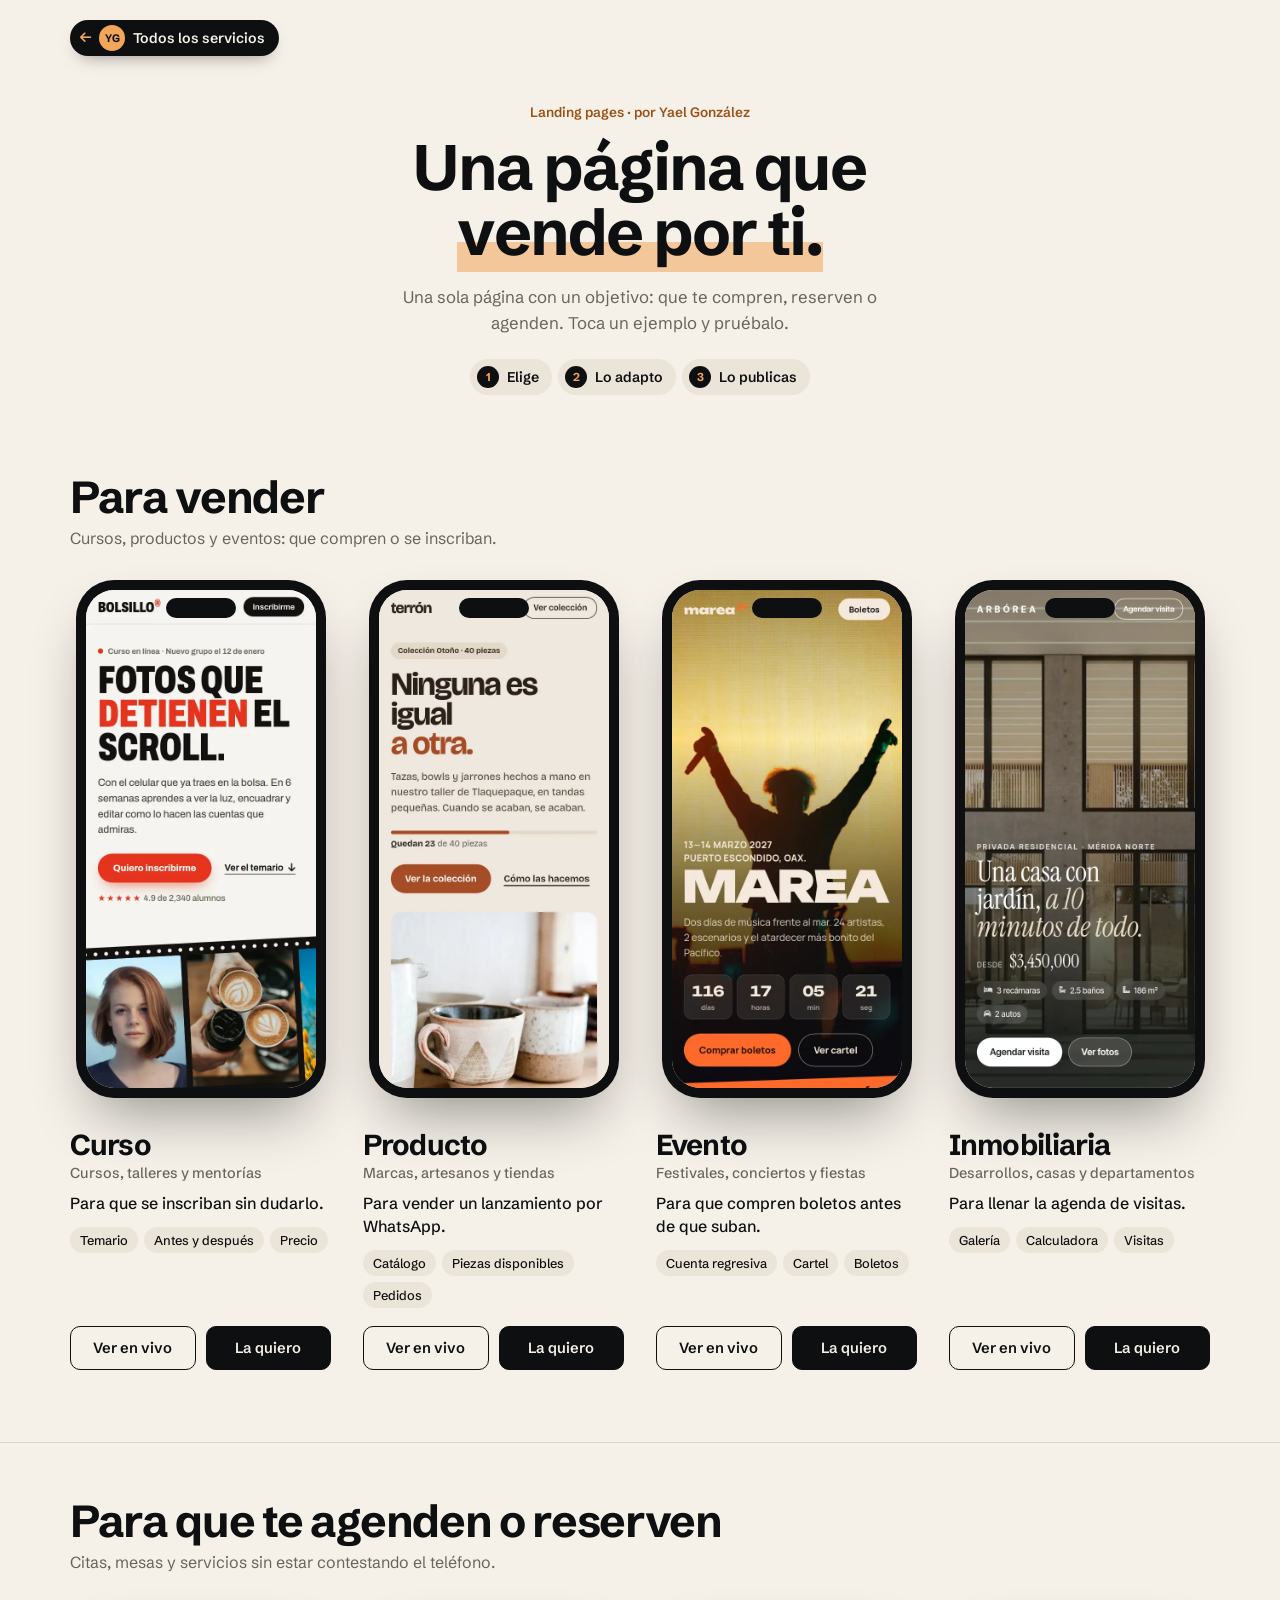
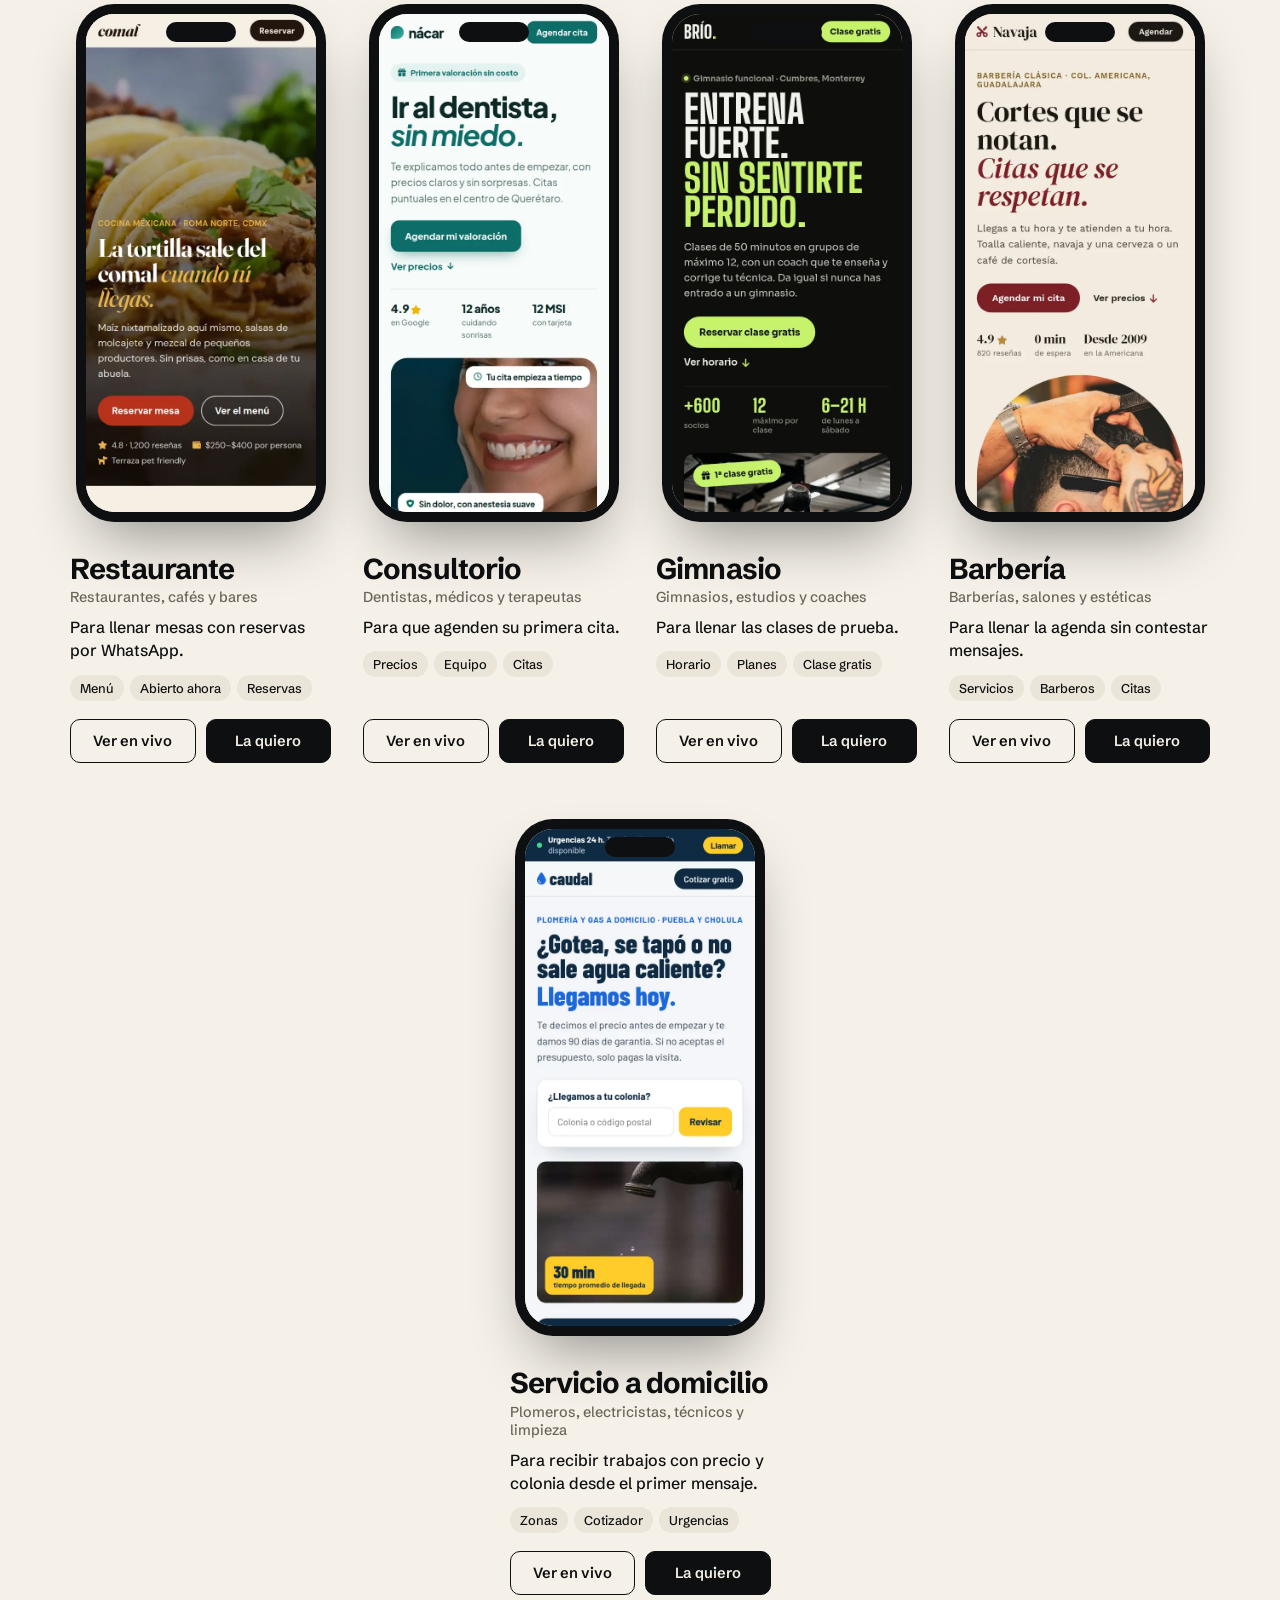
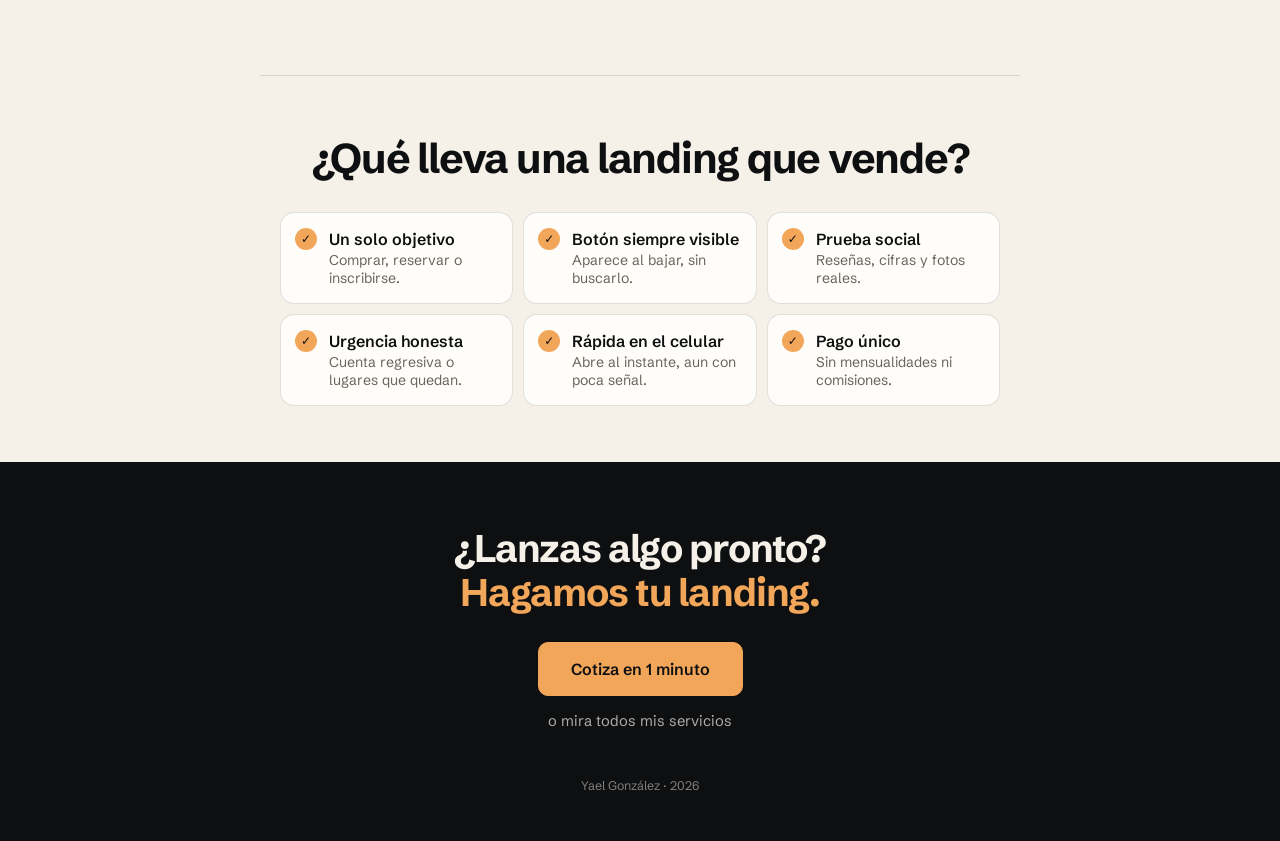
<file: index.html>
<!doctype html>
<html lang="es">
<head>
  <meta charset="utf-8" />
  <meta name="viewport" content="width=device-width, initial-scale=1, viewport-fit=cover" />
  <title>Landing pages · @yalech</title>
  <meta name="description" content="Landing pages que venden: cursos, eventos, productos, restaurantes, consultorios, inmobiliarias, gimnasios, barberías y servicios a domicilio. Ejemplos en vivo por Yael González." />
  <meta name="theme-color" content="#f5f0e8" />

  <!-- Vista previa al compartir. Al publicar, cambia la ruta por la URL completa
       (ej. https://tudominio.com/assets/og.jpg): WhatsApp y Facebook la necesitan así. -->
  <meta property="og:type" content="website" />
  <meta property="og:title" content="Landing pages · @yalech" />
  <meta property="og:description" content="Una sola página para vender, reservar o agendar. Mira los ejemplos en vivo." />
  <meta property="og:image" content="assets/og.jpg" />
  <meta property="og:image:width" content="1200" />
  <meta property="og:image:height" content="630" />
  <meta name="twitter:card" content="summary_large_image" />

  <link rel="icon" href="favicon.svg" type="image/svg+xml" />
  <link rel="apple-touch-icon" href="assets/apple-touch-icon.png" />
  <link rel="preload" href="assets/fuentes/schibsted-grotesk-latin-abd60509.woff2" as="font" type="font/woff2" crossorigin />
  <link rel="stylesheet" href="assets/fuentes/schibstedgrotesk-2d2a8c.css" />
  <link rel="stylesheet" href="assets/iconos/iconos.css?v=6" />
  <link rel="stylesheet" href="estilos.css?v=10" />
  <link rel="stylesheet" href="assets/cotizar.css?v=1" />
  <link rel="stylesheet" href="assets/carrusel.css?v=3" />
</head>
<body>
  <!-- Ejemplos de landing pages de yalech. Cada ejemplo vive en su carpeta (curso/, festival/, ceramica/,
       restaurante/, dental/, inmobiliaria/, gimnasio/, barberia/, plomeria/).
       El catálogo completo y el link en bio están en otro repositorio: cambia CATALOGO en los enlaces
       de abajo (búscalo como https://yale42.github.io/yalech-web-link-in-bio/) cuando tengas tu dominio. -->
  <nav class="topbar">
    <a class="back" href="../yalech-web-link-in-bio/#landing-pages" aria-label="Regresar al catálogo de servicios"><i class="fa-solid fa-arrow-left"></i><span class="back-avatar" aria-hidden="true">YG</span>Todos los servicios</a>
  </nav>

  <main>
  <header class="intro">
    <p class="kicker">Landing pages · por Yael González</p>
    <h1 class="title">Una página que <em>vende por ti.</em></h1>
    <p class="lead">Una sola página con un objetivo: que te compren, reserven o agenden. Toca un ejemplo y pruébalo.</p>
    <ol class="how">
      <li><strong>Elige</strong></li>
      <li><strong>Lo adapto</strong></li>
      <li><strong>Lo publicas</strong></li>
    </ol>
  </header>

  <section class="category" id="vender">
    <div class="category-head">
      <div><h2>Para vender</h2><p class="category-sub">Cursos, productos y eventos: que compren o se inscriban.</p></div>
      <p class="swipe-hint">Desliza para ver más →</p>
    </div>
    <div class="grid">
      <article class="item">
        <a class="phone" href="curso/" aria-label="Ver landing de curso en vivo">
          <span class="screen"><img src="assets/plantillas/landing-curso.jpg" alt="Landing de un curso en línea" fetchpriority="high" width="540" height="1169" data-tall="assets/plantillas/largas/landing-curso.webp" /></span>
        </a>
        <div class="item-info">
          <h3 class="item-name">Curso</h3>
          <p class="item-for">Cursos, talleres y mentorías</p>
          <p class="item-desc">Para que se inscriban sin dudarlo.</p>
          <ul class="chips"><li>Temario</li><li>Antes y después</li><li>Precio</li></ul>
          <div class="item-actions">
            <a class="btn" href="curso/">Ver en vivo</a>
            <a class="btn btn--solid" data-cotizar="landing" data-ejemplo="Curso" href="https://wa.me/520000000000?text=Hola%20Yael,%20quiero%20una%20landing%20para%20mi%20curso" target="_blank" rel="noopener">La quiero</a>
          </div>
        </div>
      </article>
      <article class="item">
        <a class="phone" href="ceramica/" aria-label="Ver landing de producto en vivo">
          <span class="screen"><img src="assets/plantillas/landing-ceramica.jpg" alt="Landing de una marca de cerámica" loading="lazy" width="540" height="1169" data-tall="assets/plantillas/largas/landing-ceramica.webp" /></span>
        </a>
        <div class="item-info">
          <h3 class="item-name">Producto</h3>
          <p class="item-for">Marcas, artesanos y tiendas</p>
          <p class="item-desc">Para vender un lanzamiento por WhatsApp.</p>
          <ul class="chips"><li>Catálogo</li><li>Piezas disponibles</li><li>Pedidos</li></ul>
          <div class="item-actions">
            <a class="btn" href="ceramica/">Ver en vivo</a>
            <a class="btn btn--solid" data-cotizar="landing" data-ejemplo="Producto" href="https://wa.me/520000000000?text=Hola%20Yael,%20quiero%20una%20landing%20para%20mi%20producto" target="_blank" rel="noopener">La quiero</a>
          </div>
        </div>
      </article>
      <article class="item">
        <a class="phone" href="festival/" aria-label="Ver landing de evento en vivo">
          <span class="screen"><img src="assets/plantillas/landing-festival.jpg" alt="Landing de un festival de música" loading="lazy" width="540" height="1169" data-tall="assets/plantillas/largas/landing-festival.webp" /></span>
        </a>
        <div class="item-info">
          <h3 class="item-name">Evento</h3>
          <p class="item-for">Festivales, conciertos y fiestas</p>
          <p class="item-desc">Para que compren boletos antes de que suban.</p>
          <ul class="chips"><li>Cuenta regresiva</li><li>Cartel</li><li>Boletos</li></ul>
          <div class="item-actions">
            <a class="btn" href="festival/">Ver en vivo</a>
            <a class="btn btn--solid" data-cotizar="landing" data-ejemplo="Evento" href="https://wa.me/520000000000?text=Hola%20Yael,%20quiero%20una%20landing%20para%20mi%20evento" target="_blank" rel="noopener">La quiero</a>
          </div>
        </div>
      </article>
      <article class="item">
        <a class="phone" href="inmobiliaria/" aria-label="Ver landing de inmobiliaria en vivo">
          <span class="screen"><img src="assets/plantillas/landing-inmobiliaria.jpg" alt="Landing de un desarrollo de casas" loading="lazy" width="540" height="1169" data-tall="assets/plantillas/largas/landing-inmobiliaria.webp" /></span>
        </a>
        <div class="item-info">
          <h3 class="item-name">Inmobiliaria</h3>
          <p class="item-for">Desarrollos, casas y departamentos</p>
          <p class="item-desc">Para llenar la agenda de visitas.</p>
          <ul class="chips"><li>Galería</li><li>Calculadora</li><li>Visitas</li></ul>
          <div class="item-actions">
            <a class="btn" href="inmobiliaria/">Ver en vivo</a>
            <a class="btn btn--solid" data-cotizar="landing" data-ejemplo="Inmobiliaria" href="https://wa.me/520000000000?text=Hola%20Yael,%20quiero%20una%20landing%20para%20mi%20desarrollo" target="_blank" rel="noopener">La quiero</a>
          </div>
        </div>
      </article>
    </div>
  </section>

  <section class="category" id="agendar">
    <div class="category-head">
      <div><h2>Para que te agenden o reserven</h2><p class="category-sub">Citas, mesas y servicios sin estar contestando el teléfono.</p></div>
      <p class="swipe-hint">Desliza para ver más →</p>
    </div>
    <div class="grid">
      <article class="item">
        <a class="phone" href="restaurante/" aria-label="Ver landing de restaurante en vivo">
          <span class="screen"><img src="assets/plantillas/landing-restaurante.jpg" alt="Landing de un restaurante mexicano" loading="lazy" width="540" height="1169" data-tall="assets/plantillas/largas/landing-restaurante.webp" /></span>
        </a>
        <div class="item-info">
          <h3 class="item-name">Restaurante</h3>
          <p class="item-for">Restaurantes, cafés y bares</p>
          <p class="item-desc">Para llenar mesas con reservas por WhatsApp.</p>
          <ul class="chips"><li>Menú</li><li>Abierto ahora</li><li>Reservas</li></ul>
          <div class="item-actions">
            <a class="btn" href="restaurante/">Ver en vivo</a>
            <a class="btn btn--solid" data-cotizar="landing" data-ejemplo="Restaurante" href="https://wa.me/520000000000?text=Hola%20Yael,%20quiero%20una%20landing%20para%20mi%20restaurante" target="_blank" rel="noopener">La quiero</a>
          </div>
        </div>
      </article>
      <article class="item">
        <a class="phone" href="dental/" aria-label="Ver landing de consultorio en vivo">
          <span class="screen"><img src="assets/plantillas/landing-dental.jpg" alt="Landing de una clínica dental" loading="lazy" width="540" height="1169" data-tall="assets/plantillas/largas/landing-dental.webp" /></span>
        </a>
        <div class="item-info">
          <h3 class="item-name">Consultorio</h3>
          <p class="item-for">Dentistas, médicos y terapeutas</p>
          <p class="item-desc">Para que agenden su primera cita.</p>
          <ul class="chips"><li>Precios</li><li>Equipo</li><li>Citas</li></ul>
          <div class="item-actions">
            <a class="btn" href="dental/">Ver en vivo</a>
            <a class="btn btn--solid" data-cotizar="landing" data-ejemplo="Consultorio" href="https://wa.me/520000000000?text=Hola%20Yael,%20quiero%20una%20landing%20para%20mi%20consultorio" target="_blank" rel="noopener">La quiero</a>
          </div>
        </div>
      </article>
      <article class="item">
        <a class="phone" href="gimnasio/" aria-label="Ver landing de gimnasio en vivo">
          <span class="screen"><img src="assets/plantillas/landing-gimnasio.jpg" alt="Landing de un gimnasio funcional" loading="lazy" width="540" height="1169" data-tall="assets/plantillas/largas/landing-gimnasio.webp" /></span>
        </a>
        <div class="item-info">
          <h3 class="item-name">Gimnasio</h3>
          <p class="item-for">Gimnasios, estudios y coaches</p>
          <p class="item-desc">Para llenar las clases de prueba.</p>
          <ul class="chips"><li>Horario</li><li>Planes</li><li>Clase gratis</li></ul>
          <div class="item-actions">
            <a class="btn" href="gimnasio/">Ver en vivo</a>
            <a class="btn btn--solid" data-cotizar="landing" data-ejemplo="Gimnasio" href="https://wa.me/520000000000?text=Hola%20Yael,%20quiero%20una%20landing%20para%20mi%20gimnasio" target="_blank" rel="noopener">La quiero</a>
          </div>
        </div>
      </article>
      <article class="item">
        <a class="phone" href="barberia/" aria-label="Ver landing de barbería en vivo">
          <span class="screen"><img src="assets/plantillas/landing-barberia.jpg" alt="Landing de una barbería clásica" loading="lazy" width="540" height="1169" data-tall="assets/plantillas/largas/landing-barberia.webp" /></span>
        </a>
        <div class="item-info">
          <h3 class="item-name">Barbería</h3>
          <p class="item-for">Barberías, salones y estéticas</p>
          <p class="item-desc">Para llenar la agenda sin contestar mensajes.</p>
          <ul class="chips"><li>Servicios</li><li>Barberos</li><li>Citas</li></ul>
          <div class="item-actions">
            <a class="btn" href="barberia/">Ver en vivo</a>
            <a class="btn btn--solid" data-cotizar="landing" data-ejemplo="Barbería" href="https://wa.me/520000000000?text=Hola%20Yael,%20quiero%20una%20landing%20para%20mi%20barber%C3%ADa" target="_blank" rel="noopener">La quiero</a>
          </div>
        </div>
      </article>
      <article class="item">
        <a class="phone" href="plomeria/" aria-label="Ver landing de plomería en vivo">
          <span class="screen"><img src="assets/plantillas/landing-plomeria.jpg" alt="Landing de un servicio de plomería a domicilio" loading="lazy" width="540" height="1169" data-tall="assets/plantillas/largas/landing-plomeria.webp" /></span>
        </a>
        <div class="item-info">
          <h3 class="item-name">Servicio a domicilio</h3>
          <p class="item-for">Plomeros, electricistas, técnicos y limpieza</p>
          <p class="item-desc">Para recibir trabajos con precio y colonia desde el primer mensaje.</p>
          <ul class="chips"><li>Zonas</li><li>Cotizador</li><li>Urgencias</li></ul>
          <div class="item-actions">
            <a class="btn" href="plomeria/">Ver en vivo</a>
            <a class="btn btn--solid" data-cotizar="landing" data-ejemplo="Servicio a domicilio" href="https://wa.me/520000000000?text=Hola%20Yael,%20quiero%20una%20landing%20para%20mi%20servicio%20a%20domicilio" target="_blank" rel="noopener">La quiero</a>
          </div>
        </div>
      </article>
    </div>
  </section>

  <section class="why">
    <h2 class="why-title">¿Qué lleva una landing que vende?</h2>
    <ul class="why-list">
      <li><strong>Un solo objetivo</strong><span>Comprar, reservar o inscribirse.</span></li>
      <li><strong>Botón siempre visible</strong><span>Aparece al bajar, sin buscarlo.</span></li>
      <li><strong>Prueba social</strong><span>Reseñas, cifras y fotos reales.</span></li>
      <li><strong>Urgencia honesta</strong><span>Cuenta regresiva o lugares que quedan.</span></li>
      <li><strong>Rápida en el celular</strong><span>Abre al instante, aun con poca señal.</span></li>
      <li><strong>Pago único</strong><span>Sin mensualidades ni comisiones.</span></li>
    </ul>
  </section>

  </main>

  <footer class="outro">
    <p class="outro-text">¿Lanzas algo pronto? <em>Hagamos tu landing.</em></p>
    <a class="btn btn--solid btn--big" href="https://wa.me/520000000000?text=Hola%20Yael,%20quiero%20cotizar%20una%20landing%20page" target="_blank" rel="noopener" data-cotizar="landing">Cotiza en 1 minuto</a>
    <a class="outro-alt" href="../yalech-web-link-in-bio/">o mira todos mis servicios</a>
    <p class="outro-sign">Yael González · 2026</p>
  </footer>

  <aside aria-label="Cotizar">
  <a class="float-quote" href="https://wa.me/520000000000?text=Hola%20Yael,%20quiero%20cotizar%20una%20landing%20page" target="_blank" rel="noopener" data-cotizar="landing"><i class="fa-solid fa-bolt"></i> Cotiza en 1 minuto</a>
  </aside>

  <script src="assets/motion.js"></script>
  <script src="assets/cotizar.js?v=3"></script>
  <script src="assets/carrusel.js?v=3"></script>
  <script>
    // Carrusel de ejemplos: flechas, puntitos y una probadita para que se note que se desliza
    document.querySelectorAll('.category .grid').forEach(g => carrusel(g));

    // Aparecen al bajar
    motion.reveal('.category-head, .why-title, .outro-text, .outro .btn');
    motion.stagger('.grid, .why-list');

    // Botón flotante: aparece al pasar la presentación y se esconde al llegar al cierre
    const flotante = document.querySelector('.float-quote');
    const intro = document.querySelector('.intro');
    const cierre = document.querySelector('.outro');
    const verFlotante = () => {
      const pasado = intro.getBoundingClientRect().bottom < 0;
      const alFinal = cierre.getBoundingClientRect().top < innerHeight;
      flotante.classList.toggle('show', pasado && !alFinal);
    };
    addEventListener('scroll', verFlotante, { passive: true });
    verFlotante();




    // Celular de muestra: al pasar el mouse (o al verlo en el celular) recorre la página completa.
    // Las capturas largas están en assets/plantillas/largas y se cargan solo cuando la tarjeta está cerca.
    const phones = document.querySelectorAll('.phone');
    const medir = phone => {
      const img = phone.querySelector('img');
      const extra = img.offsetHeight - phone.querySelector('.screen').clientHeight;
      phone.style.setProperty('--shift', -Math.max(extra, 0) + 'px');
      phone.style.setProperty('--dur', Math.max(extra / 160, 2).toFixed(1) + 's');
    };
    const cargar = new IntersectionObserver(entries => entries.forEach(e => {
      if (!e.isIntersecting) return;
      cargar.unobserve(e.target);
      const img = e.target.querySelector('img');
      const tall = new Image();
      tall.onload = () => { img.removeAttribute('height'); img.src = tall.src; e.target.classList.add('is-tall'); medir(e.target); };
      tall.src = img.dataset.tall;
    }), { rootMargin: '300px' });
    // Las capturas largas esperan a que la página termine de cargar, para no competir con lo primero que se ve
    const empezar = () => { if (!motion.calm) phones.forEach(p => cargar.observe(p)); };
    if (document.readyState === 'complete') setTimeout(empezar, 300);
    else addEventListener('load', () => setTimeout(empezar, 300), { once: true });
    addEventListener('resize', () => document.querySelectorAll('.phone.is-tall').forEach(medir));

    // En pantallas táctiles no hay "pasar el mouse": se recorre sola mientras está a la vista
    if (!matchMedia('(hover: hover)').matches) {
      const play = new IntersectionObserver(entries => entries.forEach(e =>
        e.target.classList.toggle('is-playing', e.isIntersecting)
      ), { threshold: 0.7 });
      phones.forEach(p => play.observe(p));
    }
  </script>
</body>
</html>
</file>
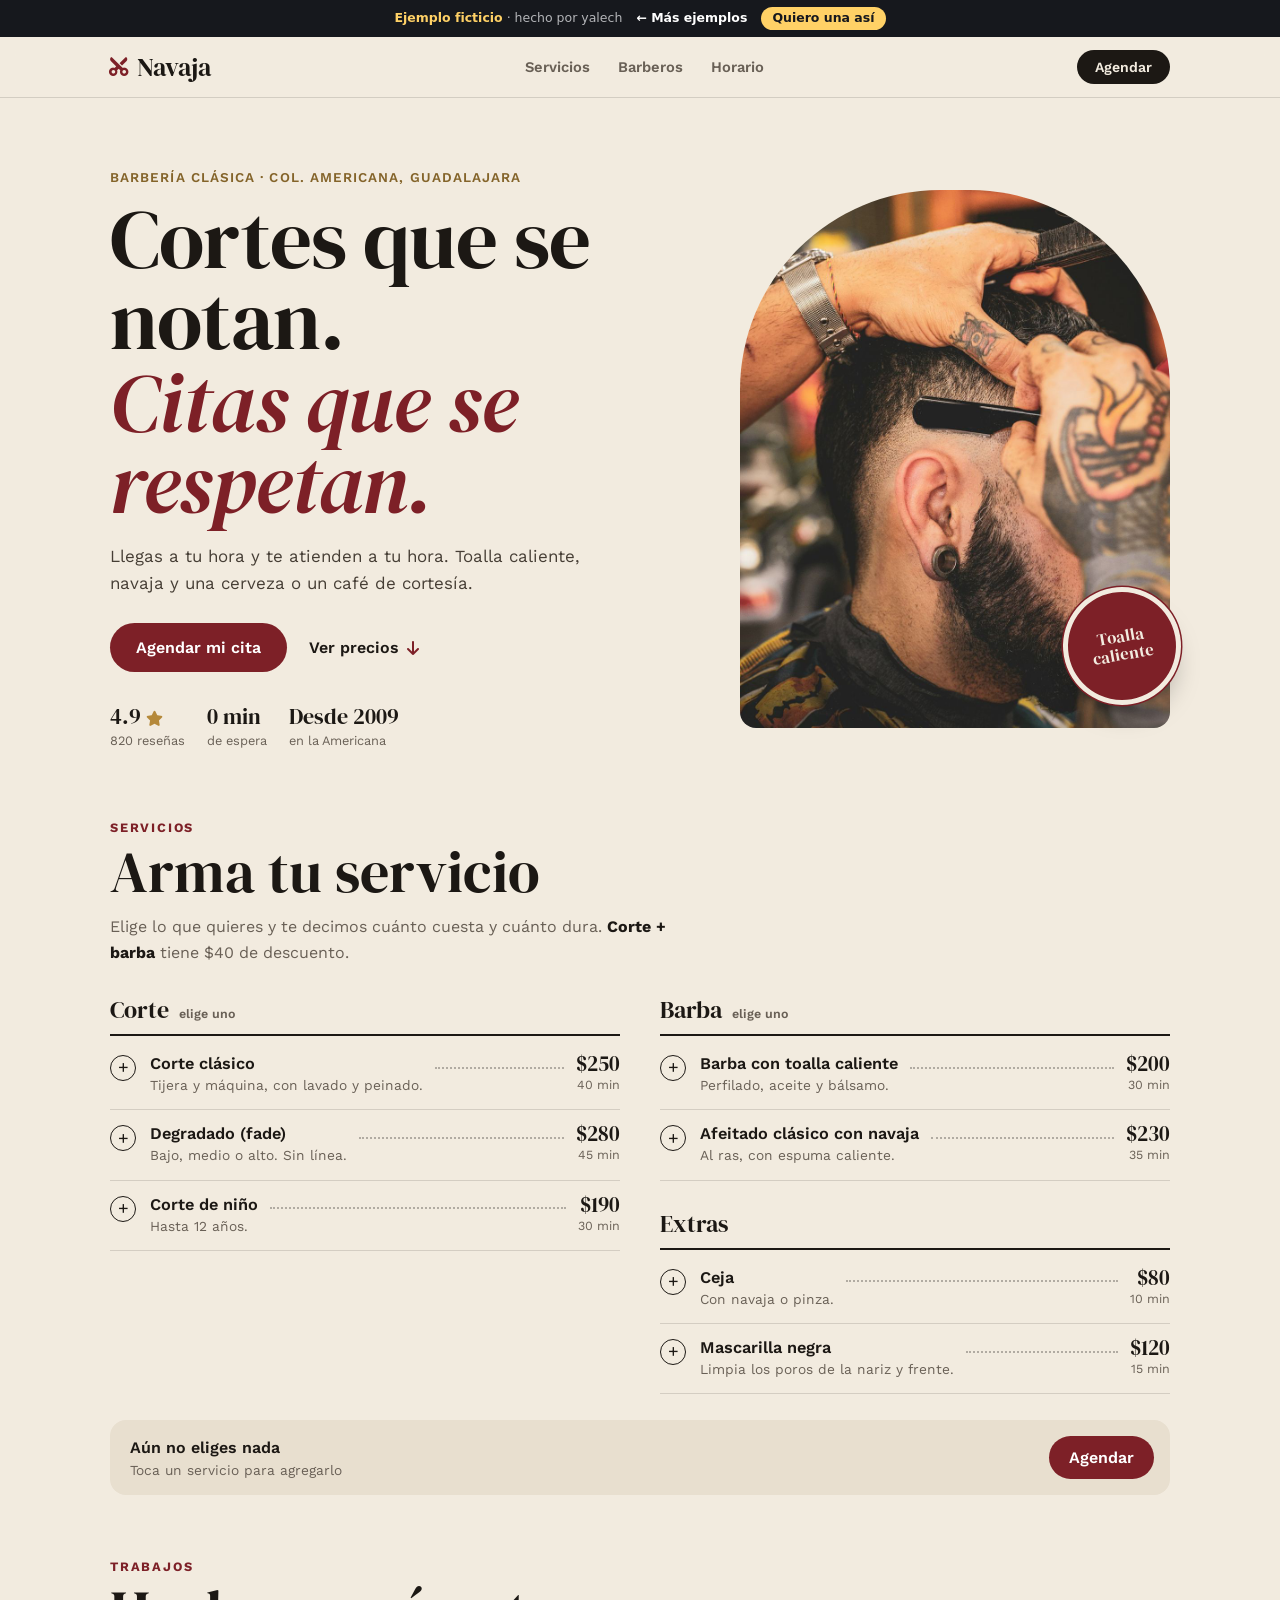
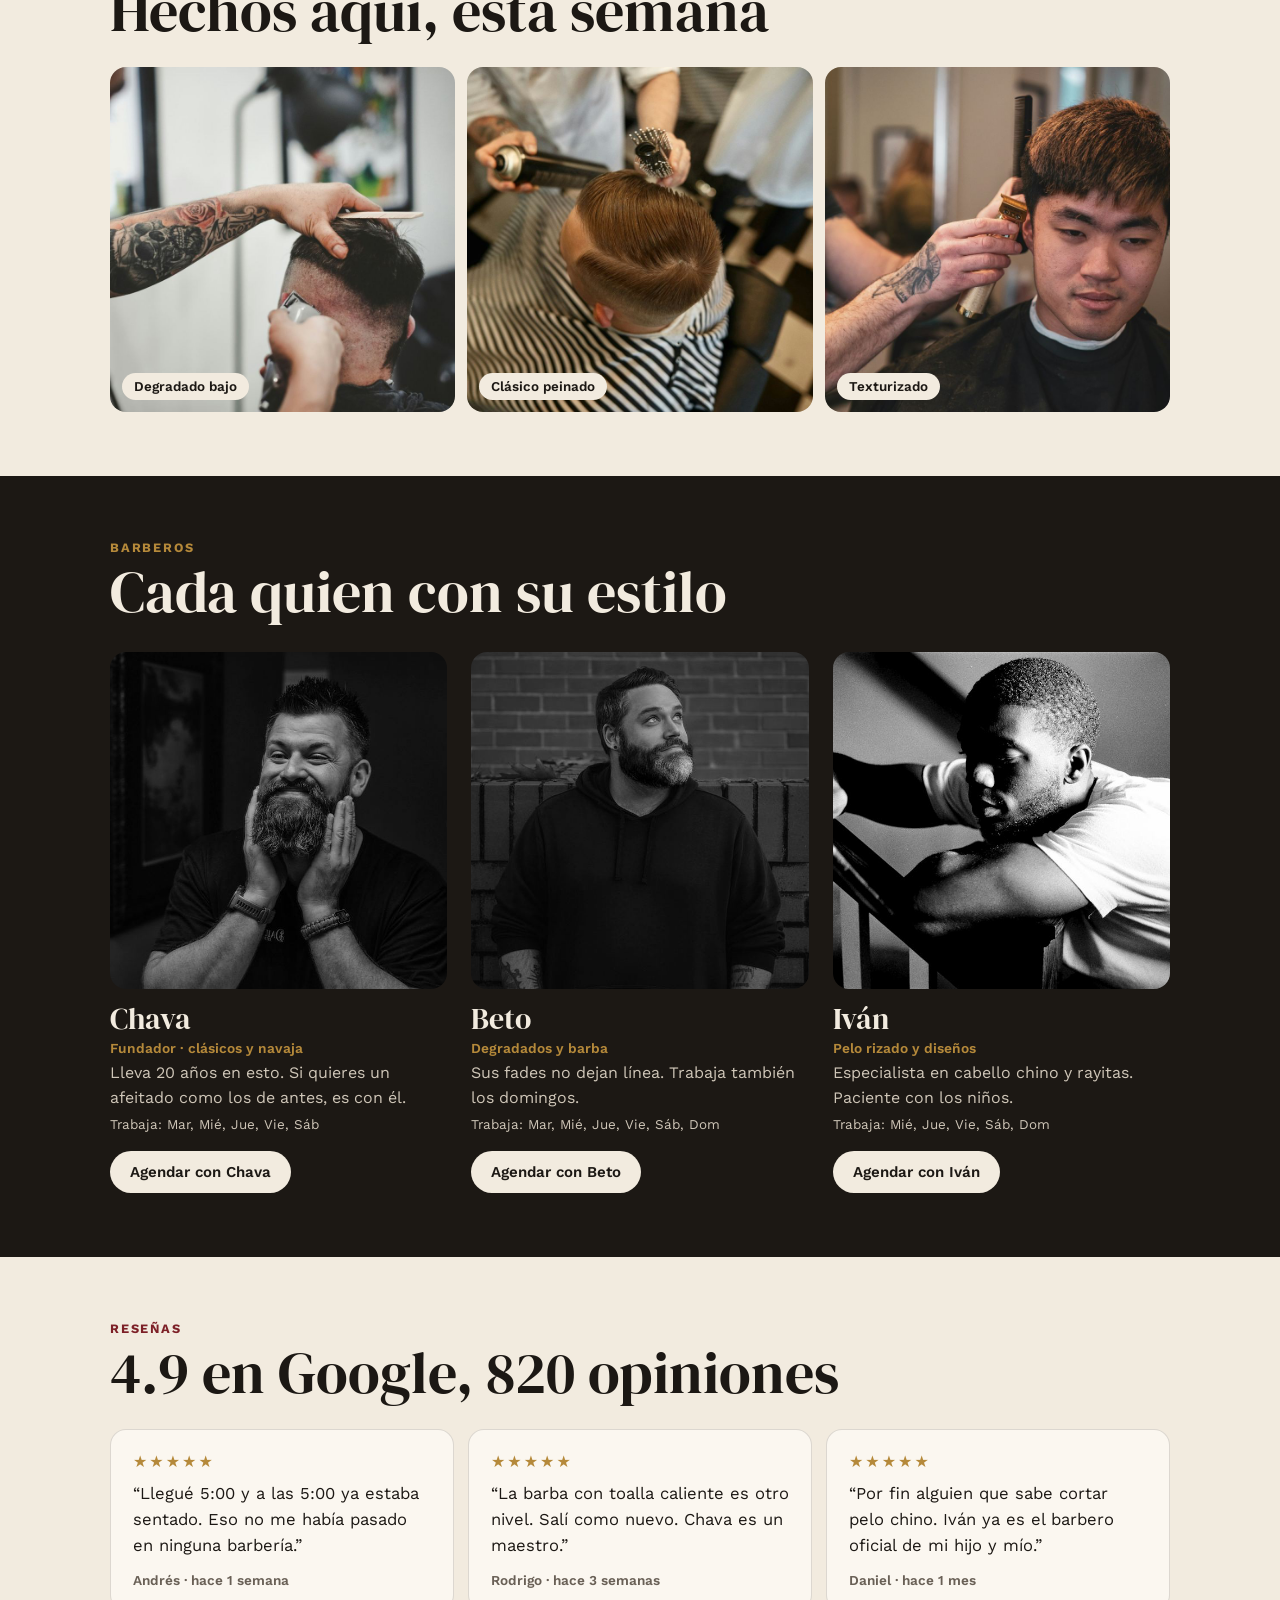
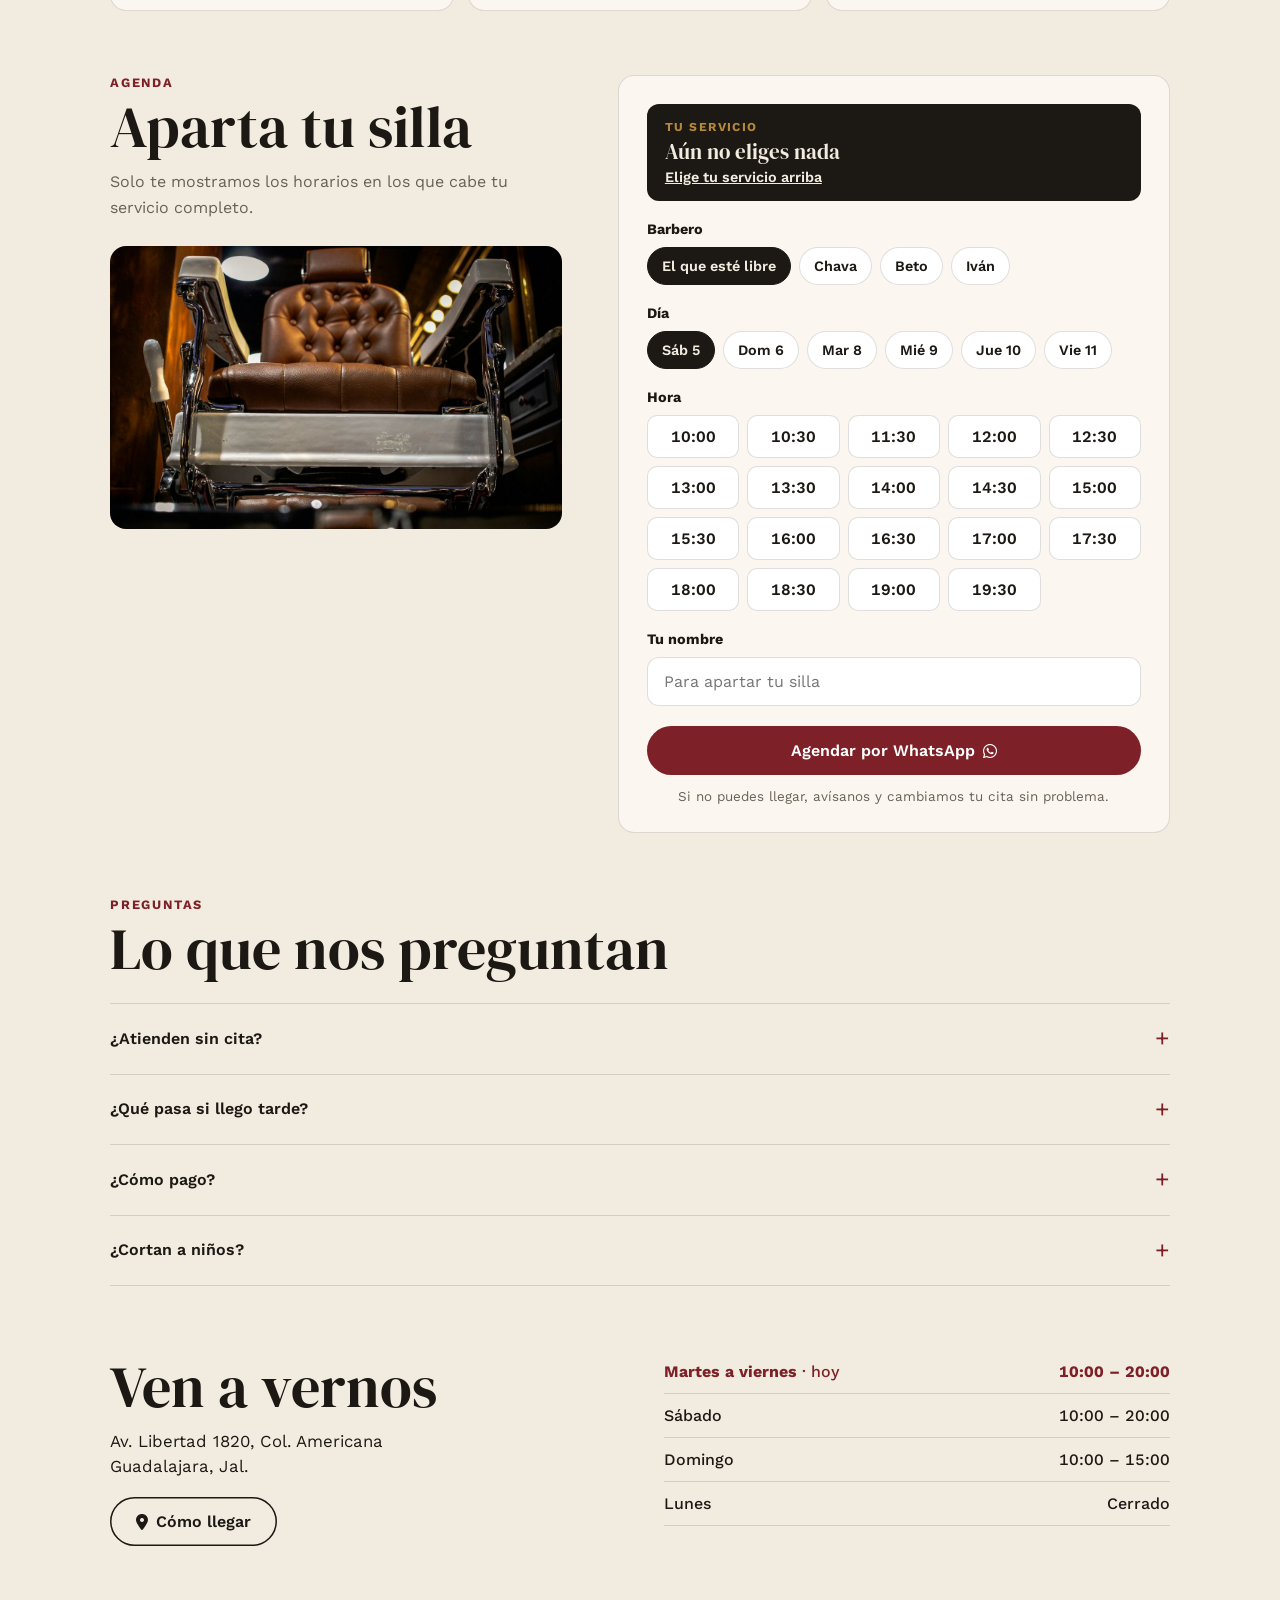
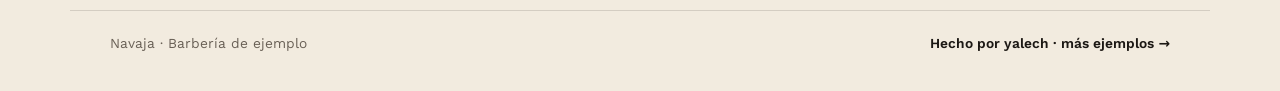
<file: barberia/index.html>
<!doctype html>
<html lang="es">
<head>
  <meta charset="utf-8" />
  <meta name="viewport" content="width=device-width, initial-scale=1, viewport-fit=cover" />
  <title>Navaja · Barbería clásica en Guadalajara</title>
  <meta name="description" content="Cortes, degradados, barba con toalla caliente y afeitado con navaja en la colonia Americana. Agenda tu cita y llega a tu hora." />
  <meta name="theme-color" content="#f2ebdf" />
  <!-- Vista previa al compartir (WhatsApp, Facebook…). Al publicar, cambia la ruta de la imagen
       por la URL completa, ej. https://tudominio.com/assets/og.jpg -->
  <meta property="og:type" content="website" />
  <meta property="og:title" content="Navaja · Barbería clásica en Guadalajara" />
  <meta property="og:description" content="Arma tu servicio, elige barbero y agenda tu cita por WhatsApp." />
  <meta property="og:image" content="assets/og.jpg" />
  <meta property="og:image:width" content="1200" />
  <meta property="og:image:height" content="630" />
  <meta name="twitter:card" content="summary_large_image" />
  <link rel="icon" href="favicon.svg" type="image/svg+xml" />
  <link rel="preload" href="../assets/fuentes/dm-serif-display-latin-b4de16f7.woff2" as="font" type="font/woff2" crossorigin />
  <link rel="preload" href="../assets/fuentes/dm-serif-display-latin-3d2a4355.woff2" as="font" type="font/woff2" crossorigin />
  <link rel="preload" href="../assets/fuentes/work-sans-latin-9eaf3fe5.woff2" as="font" type="font/woff2" crossorigin />
  <link rel="stylesheet" href="../assets/fuentes/dmserifdisplay-worksans-c91ca9.css" />
  <link rel="stylesheet" href="../assets/iconos/iconos.css?v=6" />
  <link rel="stylesheet" href="styles.css?v=2" />
  <!-- Información para Google (horario, dirección, precios). No se ve en la página.
       Al publicar con datos reales: cambia telephone, address y la imagen por la URL completa. -->
  <script type="application/ld+json">
  {
    "@context": "https://schema.org",
    "@type": "HairSalon",
    "name": "Navaja",
    "description": "Barbería clásica: cortes, degradados, barba con toalla caliente y afeitado con navaja.",
    "image": "assets/og.jpg",
    "telephone": "+520000000000",
    "priceRange": "$$",
    "address": {
      "@type": "PostalAddress",
      "streetAddress": "Av. Libertad 1820, Col. Americana",
      "addressLocality": "Guadalajara",
      "addressRegion": "Jal.",
      "addressCountry": "MX"
    },
    "openingHoursSpecification": [
      {
        "@type": "OpeningHoursSpecification",
        "dayOfWeek": [
          "Tuesday",
          "Wednesday",
          "Thursday",
          "Friday",
          "Saturday"
        ],
        "opens": "10:00",
        "closes": "20:00"
      },
      {
        "@type": "OpeningHoursSpecification",
        "dayOfWeek": [
          "Sunday"
        ],
        "opens": "10:00",
        "closes": "15:00"
      }
    ]
  }
  </script>
  <link rel="stylesheet" href="../assets/muestra.css?v=4" />
</head>
<body>
  <!-- Aviso de ejemplo (ficticio) con regreso y cotizador. Para un cliente real, borra este bloque. -->
  <div class="mu-barra" role="note">
    <span><strong>Ejemplo ficticio</strong><span class="mu-barra-quien"> · hecho por yalech</span></span>
    <a href="../">← Más ejemplos</a>
    <a class="mu-barra-cta" href="../?cotizar=landing&amp;ejemplo=Barber%C3%ADa">Quiero una así</a>
  </div>
  <!-- Landing de ejemplo (barbería ficticia). Fotos de Unsplash, uso libre.
       Para cambiar el número de WhatsApp, edita WHATSAPP al inicio del script del final.
       Servicios y precios: SERVICIOS en el script. Barberos y días que trabajan: BARBEROS. -->

  <header class="topbar">
    <a class="logo" href="#"><i class="fa-solid fa-scissors" aria-hidden="true"></i> Navaja</a>
    <nav class="nav" aria-label="Secciones">
      <a href="#servicios">Servicios</a>
      <a href="#barberos">Barberos</a>
      <a href="#ubicacion">Horario</a>
    </nav>
    <a class="topbar-cta" href="#agenda">Agendar</a>
  </header>

  <main>
    <!-- ========== Portada ========== -->
    <section class="hero">
      <div class="hero-text">
        <p class="kicker">Barbería clásica · Col. Americana, Guadalajara</p>
        <h1 class="title">Cortes que se notan. <em>Citas que se respetan.</em></h1>
        <p class="lead">Llegas a tu hora y te atienden a tu hora. Toalla caliente, navaja y una cerveza o un café de cortesía.</p>
        <div class="hero-actions">
          <a class="btn btn--wine" href="#agenda">Agendar mi cita</a>
          <a class="btn-link" href="#servicios">Ver precios <i class="fa-solid fa-arrow-down"></i></a>
        </div>
        <ul class="trust">
          <li><strong>4.9 <i class="fa-solid fa-star"></i></strong><span>820 reseñas</span></li>
          <li><strong>0 min</strong><span>de espera</span></li>
          <li><strong>Desde 2009</strong><span>en la Americana</span></li>
        </ul>
      </div>
      <figure class="hero-media">
        <img src="assets/hero.jpg" alt="Barbero perfilando con navaja la barba de un cliente con tatuajes" />
        <figcaption class="seal" aria-hidden="true"><span>Toalla<br />caliente</span></figcaption>
      </figure>
    </section>

    <!-- ========== Servicios ==========
         Se arma desde SERVICIOS (script). Puedes elegir un corte y un servicio de barba;
         si eliges los dos, se aplica el descuento de combo. -->
    <section class="section" id="servicios" aria-labelledby="servicios-title">
      <p class="eyebrow">Servicios</p>
      <h2 class="h2" id="servicios-title">Arma tu servicio</h2>
      <p class="sub">Elige lo que quieres y te decimos cuánto cuesta y cuánto dura. <strong>Corte + barba</strong> tiene $40 de descuento.</p>
      <div class="menu">
        <fieldset class="menu-group">
          <legend>Corte <small>elige uno</small></legend>
          <div class="menu-list" data-grupo="corte"></div>
        </fieldset>
        <fieldset class="menu-group">
          <legend>Barba <small>elige uno</small></legend>
          <div class="menu-list" data-grupo="barba"></div>
        </fieldset>
        <fieldset class="menu-group">
          <legend>Extras</legend>
          <div class="menu-list" data-grupo="extra"></div>
        </fieldset>
      </div>
      <div class="tally" aria-live="polite">
        <div>
          <p class="tally-what" data-resumen>Aún no eliges nada</p>
          <p class="tally-meta" data-meta>Toca un servicio para agregarlo</p>
        </div>
        <a class="btn btn--wine" href="#agenda">Agendar</a>
      </div>
    </section>

    <!-- ========== Trabajos ========== -->
    <section class="section" aria-labelledby="trabajos-title">
      <p class="eyebrow">Trabajos</p>
      <h2 class="h2" id="trabajos-title">Hechos aquí, esta semana</h2>
      <ul class="works" tabindex="0" aria-label="Trabajos recientes (desliza para ver más)">
        <li><img src="assets/t-fade.jpg" alt="Barbero haciendo un degradado con máquina" loading="lazy" /><span>Degradado bajo</span></li>
        <li><img src="assets/t-arriba.jpg" alt="Corte clásico peinado de lado visto desde arriba" loading="lazy" /><span>Clásico peinado</span></li>
        <li><img src="assets/t-cliente.jpg" alt="Cliente sonriendo mientras le recortan las patillas" loading="lazy" /><span>Texturizado</span></li>
      </ul>
    </section>

    <!-- ========== Barberos ========== -->
    <section class="section section--dark" id="barberos" aria-labelledby="barberos-title">
      <p class="eyebrow eyebrow--light">Barberos</p>
      <h2 class="h2" id="barberos-title">Cada quien con su estilo</h2>
      <ul class="barbers">
        <li class="barber">
          <img src="assets/b-chava.jpg" alt="Chava, barbero, sonriendo con las manos en la barba" loading="lazy" />
          <h3>Chava</h3>
          <p class="barber-role">Fundador · clásicos y navaja</p>
          <p>Lleva 20 años en esto. Si quieres un afeitado como los de antes, es con él.</p>
          <p class="barber-days" data-dias="chava"></p>
          <a class="btn btn--light" href="#agenda" data-con="chava">Agendar con Chava</a>
        </li>
        <li class="barber">
          <img src="assets/b-beto.jpg" alt="Beto, barbero, con sudadera negra frente a una pared de ladrillo" loading="lazy" />
          <h3>Beto</h3>
          <p class="barber-role">Degradados y barba</p>
          <p>Sus fades no dejan línea. Trabaja también los domingos.</p>
          <p class="barber-days" data-dias="beto"></p>
          <a class="btn btn--light" href="#agenda" data-con="beto">Agendar con Beto</a>
        </li>
        <li class="barber">
          <img src="assets/b-ivan.jpg" alt="Iván, barbero, recargado en un barandal" loading="lazy" />
          <h3>Iván</h3>
          <p class="barber-role">Pelo rizado y diseños</p>
          <p>Especialista en cabello chino y rayitas. Paciente con los niños.</p>
          <p class="barber-days" data-dias="ivan"></p>
          <a class="btn btn--light" href="#agenda" data-con="ivan">Agendar con Iván</a>
        </li>
      </ul>
    </section>

    <!-- ========== Reseñas ========== -->
    <section class="section" aria-labelledby="resenas-title">
      <p class="eyebrow">Reseñas</p>
      <h2 class="h2" id="resenas-title">4.9 en Google, 820 opiniones</h2>
      <div class="reviews">
        <blockquote class="review">
          <p class="stars" aria-label="5 de 5 estrellas">★★★★★</p>
          <p>“Llegué 5:00 y a las 5:00 ya estaba sentado. Eso no me había pasado en ninguna barbería.”</p>
          <footer>Andrés · hace 1 semana</footer>
        </blockquote>
        <blockquote class="review">
          <p class="stars" aria-label="5 de 5 estrellas">★★★★★</p>
          <p>“La barba con toalla caliente es otro nivel. Salí como nuevo. Chava es un maestro.”</p>
          <footer>Rodrigo · hace 3 semanas</footer>
        </blockquote>
        <blockquote class="review">
          <p class="stars" aria-label="5 de 5 estrellas">★★★★★</p>
          <p>“Por fin alguien que sabe cortar pelo chino. Iván ya es el barbero oficial de mi hijo y mío.”</p>
          <footer>Daniel · hace 1 mes</footer>
        </blockquote>
      </div>
    </section>

    <!-- ========== Agenda ========== -->
    <section class="section" id="agenda" aria-labelledby="agenda-title">
      <div class="book">
        <div class="book-text">
          <p class="eyebrow">Agenda</p>
          <h2 class="h2" id="agenda-title">Aparta tu silla</h2>
          <p class="sub">Solo te mostramos los horarios en los que cabe tu servicio completo.</p>
          <figure class="book-photo">
            <img src="assets/sillon.jpg" alt="Sillón de barbero de piel café" loading="lazy" />
          </figure>
        </div>

        <form class="form" novalidate>
          <div class="pick">
            <p class="pick-label">Tu servicio</p>
            <p class="pick-what" data-resumen>Aún no eliges nada</p>
            <p class="pick-meta" data-meta><a href="#servicios">Elige tu servicio arriba</a></p>
          </div>
          <fieldset class="field">
            <legend>Barbero</legend>
            <div class="chips" data-barberos>
              <label class="chip"><input type="radio" name="barbero" value="cualquiera" checked /><span>El que esté libre</span></label>
            </div>
          </fieldset>
          <fieldset class="field">
            <legend>Día</legend>
            <div class="chips" data-dias-form></div>
          </fieldset>
          <fieldset class="field">
            <legend>Hora</legend>
            <div class="times" data-horas></div>
            <p class="times-empty" data-sin-horas hidden>Ese día ya no queda espacio para tu servicio. Prueba otro día u otro barbero.</p>
          </fieldset>
          <label class="field">
            <span>Tu nombre</span>
            <input type="text" name="nombre" maxlength="40" autocomplete="given-name" placeholder="Para apartar tu silla" />
          </label>
          <p class="form-error" role="alert"></p>
          <button class="btn btn--wine btn--block" type="submit">Agendar por WhatsApp <i class="fa-brands fa-whatsapp"></i></button>
          <p class="form-note">Si no puedes llegar, avísanos y cambiamos tu cita sin problema.</p>
        </form>
      </div>
    </section>

    <!-- ========== Preguntas ========== -->
    <section class="section" aria-labelledby="faq-title">
      <p class="eyebrow">Preguntas</p>
      <h2 class="h2" id="faq-title">Lo que nos preguntan</h2>
      <div class="faq">
        <details>
          <summary>¿Atienden sin cita?</summary>
          <p>Sí, si hay una silla libre. Pero con cita te garantizamos que no esperas.</p>
        </details>
        <details>
          <summary>¿Qué pasa si llego tarde?</summary>
          <p>Te esperamos 10 minutos. Después de eso, si el siguiente cliente ya llegó, te reacomodamos en el próximo espacio.</p>
        </details>
        <details>
          <summary>¿Cómo pago?</summary>
          <p>Efectivo, tarjeta o transferencia. La propina es voluntaria y va directo a tu barbero.</p>
        </details>
        <details>
          <summary>¿Cortan a niños?</summary>
          <p>Sí, a partir de 3 años. Tenemos asiento especial y caricaturas mientras tanto.</p>
        </details>
      </div>
    </section>

    <!-- ========== Ubicación ========== -->
    <section class="section where" id="ubicacion" aria-labelledby="where-title">
      <div>
        <h2 class="h2" id="where-title">Ven a vernos</h2>
        <p class="address">Av. Libertad 1820, Col. Americana<br />Guadalajara, Jal.</p>
        <a class="btn btn--line" href="https://www.google.com/maps/search/?api=1&query=Colonia%20Americana%2C%20Guadalajara" target="_blank" rel="noopener"><i class="fa-solid fa-location-dot"></i> Cómo llegar</a>
      </div>
      <table class="hours">
        <caption class="sr-only">Horario</caption>
        <tbody>
          <tr data-dia="2"><th scope="row">Martes a viernes</th><td>10:00 – 20:00</td></tr>
          <tr data-dia="6"><th scope="row">Sábado</th><td>10:00 – 20:00</td></tr>
          <tr data-dia="0"><th scope="row">Domingo</th><td>10:00 – 15:00</td></tr>
          <tr data-dia="1"><th scope="row">Lunes</th><td>Cerrado</td></tr>
        </tbody>
      </table>
    </section>
  </main>

  <footer class="footer">
    <span>Navaja · Barbería de ejemplo</span>
    <a href="../">Hecho por yalech · más ejemplos →</a>
  </footer>

  <!-- Barra fija en celular: enseña lo que llevas elegido y se oculta en la agenda -->
  <div class="buybar" aria-hidden="true">
    <span data-barra>Corte desde <strong>$190</strong></span>
    <a class="btn btn--wine" href="#agenda" tabindex="-1">Agendar</a>
  </div>

  <script src="../assets/motion.js"></script>
  <script>
    const WHATSAPP = '520000000000'; // ← número de la barbería (52 + 10 dígitos)
    const ZONA = 'America/Mexico_City';
    const COMBO = 40; // descuento si eliges corte + barba

    // [id, nombre, precio, minutos, descripción, grupo]. En «corte» y «barba» solo se elige uno.
    const SERVICIOS = [
      ['clasico', 'Corte clásico', 250, 40, 'Tijera y máquina, con lavado y peinado.', 'corte'],
      ['fade', 'Degradado (fade)', 280, 45, 'Bajo, medio o alto. Sin línea.', 'corte'],
      ['nino', 'Corte de niño', 190, 30, 'Hasta 12 años.', 'corte'],
      ['barba', 'Barba con toalla caliente', 200, 30, 'Perfilado, aceite y bálsamo.', 'barba'],
      ['afeitado', 'Afeitado clásico con navaja', 230, 35, 'Al ras, con espuma caliente.', 'barba'],
      ['ceja', 'Ceja', 80, 10, 'Con navaja o pinza.', 'extra'],
      ['mascarilla', 'Mascarilla negra', 120, 15, 'Limpia los poros de la nariz y frente.', 'extra'],
    ];
    // Días que trabaja cada barbero (0 = domingo … 6 = sábado)
    const BARBEROS = {
      chava: { nombre: 'Chava', dias: [2, 3, 4, 5, 6] },
      beto: { nombre: 'Beto', dias: [0, 2, 3, 4, 5, 6] },
      ivan: { nombre: 'Iván', dias: [0, 3, 4, 5, 6] },
    };
    const HORARIO = { 0: [10, 15], 2: [10, 20], 3: [10, 20], 4: [10, 20], 5: [10, 20], 6: [10, 20] }; // lunes cerrado

    const pesos = n => '$' + n.toLocaleString('es-MX');
    const porId = id => SERVICIOS.find(s => s[0] === id);

    // ---------- Menú de servicios ----------
    const elegidos = new Set();
    document.querySelectorAll('.menu-list').forEach(lista => {
      for (const [id, nombre, precio, min, desc, grupo] of SERVICIOS.filter(s => s[5] === lista.dataset.grupo)) {
        const l = document.createElement('label');
        l.className = 'item';
        l.innerHTML = `<input type="checkbox" value="" /><span class="item-mark" aria-hidden="true"></span>
          <span class="item-text"><strong></strong><small></small></span>
          <span class="item-dots" aria-hidden="true"></span>
          <span class="item-price"><b></b><small></small></span>`;
        l.querySelector('input').value = id;
        l.querySelector('strong').textContent = nombre;
        l.querySelector('.item-text small').textContent = desc;
        l.querySelector('.item-price b').textContent = pesos(precio);
        l.querySelector('.item-price small').textContent = `${min} min`;
        lista.append(l);
      }
    });
    document.querySelector('.menu').addEventListener('change', e => {
      const id = e.target.value;
      const s = porId(id);
      if (!s) return;
      if (e.target.checked) {
        // Solo uno por grupo en corte y barba
        if (s[5] !== 'extra') for (const otro of [...elegidos]) if (porId(otro)[5] === s[5]) elegidos.delete(otro);
        elegidos.add(id);
      } else elegidos.delete(id);
      pintarServicio();
      pintarHoras();
    });

    const resumen = () => {
      const lista = SERVICIOS.filter(s => elegidos.has(s[0]));
      const hayCombo = lista.some(s => s[5] === 'corte') && lista.some(s => s[5] === 'barba');
      const total = lista.reduce((t, s) => t + s[2], 0) - (hayCombo ? COMBO : 0);
      const minutos = lista.reduce((t, s) => t + s[3], 0);
      return { lista, hayCombo, total, minutos };
    };
    const pintarServicio = () => {
      const { lista, hayCombo, total, minutos } = resumen();
      document.querySelectorAll('.menu input').forEach(i => { i.checked = elegidos.has(i.value); });
      const que = lista.length ? lista.map(s => s[1]).join(' + ') : 'Aún no eliges nada';
      const meta = lista.length ? `${minutos} min · ${pesos(total)}${hayCombo ? ` · ahorras ${pesos(COMBO)}` : ''}` : '';
      document.querySelectorAll('[data-resumen]').forEach(p => { p.textContent = que; });
      document.querySelectorAll('[data-meta]').forEach(p => {
        if (lista.length) p.textContent = meta;
        else if (p.closest('.form')) p.innerHTML = '<a href="#servicios">Elige tu servicio arriba</a>';
        else p.textContent = 'Toca un servicio para agregarlo';
      });
      document.querySelector('.tally').classList.toggle('is-on', lista.length > 0);
      const barra = document.querySelector('[data-barra]');
      barra.innerHTML = lista.length ? `Tu servicio · <strong></strong>` : 'Corte desde <strong>$190</strong>';
      if (lista.length) barra.querySelector('strong').textContent = pesos(total);
    };

    // ---------- Fechas en hora de Guadalajara ----------
    const partes = Object.fromEntries(new Intl.DateTimeFormat('en-CA', { timeZone: ZONA, year: 'numeric', month: '2-digit', day: '2-digit', hour: '2-digit', minute: '2-digit', hourCycle: 'h23' })
      .formatToParts(new Date()).map(p => [p.type, p.value]));
    const hoy = new Date(+partes.year, +partes.month - 1, +partes.day);
    const ahora = +partes.hour * 60 + +partes.minute;
    const clave = d => `${d.getFullYear()}-${String(d.getMonth() + 1).padStart(2, '0')}-${String(d.getDate()).padStart(2, '0')}`;
    const esHoy = d => clave(d) === clave(hoy);
    const corto = d => d.toLocaleDateString('es-MX', { weekday: 'short' }).replace('.', '');
    const largo = d => d.toLocaleDateString('es-MX', { weekday: 'long', day: 'numeric', month: 'long' });
    const hhmm = m => `${Math.floor(m / 60)}:${String(m % 60).padStart(2, '0')}`;

    // Citas ya apartadas: inventadas pero siempre iguales para el mismo día y barbero
    const ocupado = (d, barbero, m) => {
      let h = 2166136261;
      for (const c of `${clave(d)}|${barbero}|${m}`) h = Math.imul(h ^ c.charCodeAt(0), 16777619);
      return (h >>> 0) % 100 < 28;
    };
    const libre = (d, barbero, inicio, dur) => {
      if (!BARBEROS[barbero].dias.includes(d.getDay())) return false;
      for (let m = inicio; m < inicio + dur; m += 30) if (ocupado(d, barbero, m - (m % 30))) return false;
      return true;
    };
    // Horas posibles para un día, barbero y duración → [{ m, barbero }]
    const horasLibres = (d, quien, dur) => {
      const [abre, cierra] = HORARIO[d.getDay()] || [0, 0];
      const res = [];
      for (let m = abre * 60; m + dur <= cierra * 60; m += 30) {
        if (esHoy(d) && m <= ahora + 30) continue;
        const candidatos = quien === 'cualquiera' ? Object.keys(BARBEROS) : [quien];
        const b = candidatos.find(x => libre(d, x, m, dur));
        if (b) res.push({ m, barbero: b });
      }
      return res;
    };

    // Próximos 6 días que abrimos
    const DIAS = [];
    for (let i = 0; DIAS.length < 6 && i < 14; i++) {
      const d = new Date(hoy); d.setDate(hoy.getDate() + i);
      if (HORARIO[d.getDay()] && (i > 0 || horasLibres(d, 'cualquiera', 30).length)) DIAS.push(d);
    }

    // ---------- Agenda ----------
    const form = document.querySelector('.form');
    const error = form.querySelector('.form-error');
    const cajaBarberos = form.querySelector('[data-barberos]');
    const cajaDias = form.querySelector('[data-dias-form]');
    const cajaHoras = form.querySelector('[data-horas]');
    const sinHoras = form.querySelector('[data-sin-horas]');
    for (const [id, b] of Object.entries(BARBEROS)) {
      const l = document.createElement('label');
      l.className = 'chip';
      l.innerHTML = '<input type="radio" name="barbero" /><span></span>';
      l.querySelector('input').value = id;
      l.querySelector('span').textContent = b.nombre;
      cajaBarberos.append(l);
    }
    DIAS.forEach((d, i) => {
      const l = document.createElement('label');
      l.className = 'chip chip--day';
      l.innerHTML = '<input type="radio" name="dia" /><span></span>';
      l.querySelector('input').value = i;
      l.querySelector('input').checked = i === 0;
      l.querySelector('span').textContent = esHoy(d) ? `Hoy ${d.getDate()}` : `${corto(d)} ${d.getDate()}`;
      cajaDias.append(l);
    });
    // Días que trabaja cada barbero, en su tarjeta
    const nombresDia = ['dom', 'lun', 'mar', 'mié', 'jue', 'vie', 'sáb'];
    document.querySelectorAll('[data-dias]').forEach(p => {
      const b = BARBEROS[p.dataset.dias];
      if (b) p.textContent = 'Trabaja: ' + [2, 3, 4, 5, 6, 0].filter(x => b.dias.includes(x)).map(x => nombresDia[x]).join(', ');
    });

    const duracion = () => Math.max(resumen().minutos, 30);
    // Valor marcado de un grupo de opciones (funciona aunque solo haya una)
    const marcado = nombre => form.querySelector(`input[name="${nombre}"]:checked`)?.value ?? '';
    const marcar = (nombre, valor) => form.querySelectorAll(`input[name="${nombre}"]`).forEach(i => { i.checked = i.value === valor; });
    let horasActuales = [];
    const pintarHoras = () => {
      const d = DIAS[Number(marcado('dia'))];
      const quien = BARBEROS[marcado('barbero')] ? marcado('barbero') : 'cualquiera';
      const antes = marcado('hora');
      horasActuales = d ? horasLibres(d, quien, duracion()) : [];
      cajaHoras.replaceChildren(...horasActuales.map(({ m }) => {
        const l = document.createElement('label');
        l.className = 'time';
        l.innerHTML = '<input type="radio" name="hora" /><span></span>';
        l.querySelector('input').value = m;
        l.querySelector('input').checked = String(m) === antes;
        l.querySelector('span').textContent = hhmm(m);
        return l;
      }));
      sinHoras.hidden = horasActuales.length > 0;
    };
    form.addEventListener('change', e => { if (e.target.name === 'dia' || e.target.name === 'barbero') pintarHoras(); });

    // «Agendar con …» en las tarjetas de barbero
    document.querySelectorAll('[data-con]').forEach(a => a.addEventListener('click', () => {
      if (!BARBEROS[a.dataset.con]) return;
      marcar('barbero', a.dataset.con);
      pintarHoras();
    }));

    const limpiar = (texto, max) => texto.replace(/[\u0000-\u001f\u007f]/g, ' ').replace(/\s+/g, ' ').trim().slice(0, max);
    form.addEventListener('submit', e => {
      e.preventDefault();
      const { lista, hayCombo, total, minutos } = resumen();
      const d = DIAS[Number(marcado('dia'))];
      const hora = horasActuales.find(h => String(h.m) === marcado('hora'));
      const nombre = limpiar(form.nombre.value, 40);
      if (!lista.length) return (error.innerHTML = 'Elige al menos un servicio. <a href="#servicios">Ver servicios</a>');
      if (!d || !hora) { form.querySelector(d ? '[name=hora]' : '[name=dia]')?.focus(); return (error.textContent = 'Elige día y hora.'); }
      if (nombre.length < 2) { form.nombre.focus(); return (error.textContent = 'Escribe tu nombre para apartar tu silla.'); }
      error.textContent = '';
      const con = marcado('barbero') === 'cualquiera' ? `${BARBEROS[hora.barbero].nombre} (el que estaba libre)` : BARBEROS[hora.barbero].nombre;
      const msg = `Hola Navaja, soy ${nombre}. Quiero agendar:\n• ${lista.map(s => s[1]).join(' + ')}\n• Con ${con}\n• ${largo(d)}, ${hhmm(hora.m)} (${minutos} min aprox.)\n• Total: ${pesos(total)}${hayCombo ? ` (con descuento de combo)` : ''}`;
      if (window.muestra) return muestra.whatsapp(msg); // plantilla de ejemplo
      window.open(`https://wa.me/${WHATSAPP}?text=${encodeURIComponent(msg)}`, '_blank', 'noopener');
    });

    pintarServicio();
    pintarHoras();

    // Marca el día de hoy en la tabla de horario
    const dHoy = hoy.getDay();
    document.querySelector(`.hours tr[data-dia="${[2, 3, 4, 5].includes(dHoy) ? 2 : dHoy}"]`)?.classList.add('is-today');

    // ---------- Efectos al bajar ----------
    motion.reveal('.eyebrow, .h2, .sub, .tally, .book-photo');
    motion.stagger('.menu, .works, .barbers, .reviews, .faq');

    // ---------- Barra fija en celular ----------
    const bar = document.querySelector('.buybar');
    const hero = document.querySelector('.hero');
    const agenda = document.querySelector('#agenda');
    const update = () => {
      const pastHero = hero.getBoundingClientRect().bottom < 0;
      const r = agenda.getBoundingClientRect();
      bar.classList.toggle('show', pastHero && !(r.top < innerHeight && r.bottom > 0));
    };
    addEventListener('scroll', update, { passive: true });
    addEventListener('resize', update);
    update();
  </script>
  <!-- Modo muestra (ejemplo ficticio). Para un cliente real, borra la siguiente línea. -->
  <script src="../assets/muestra.js?v=4" data-servicio="landing" data-ejemplo="Barbería" data-para="Navaja"></script>
  <script src="../assets/errores.js?v=1"></script>
</body>
</html>
</file>
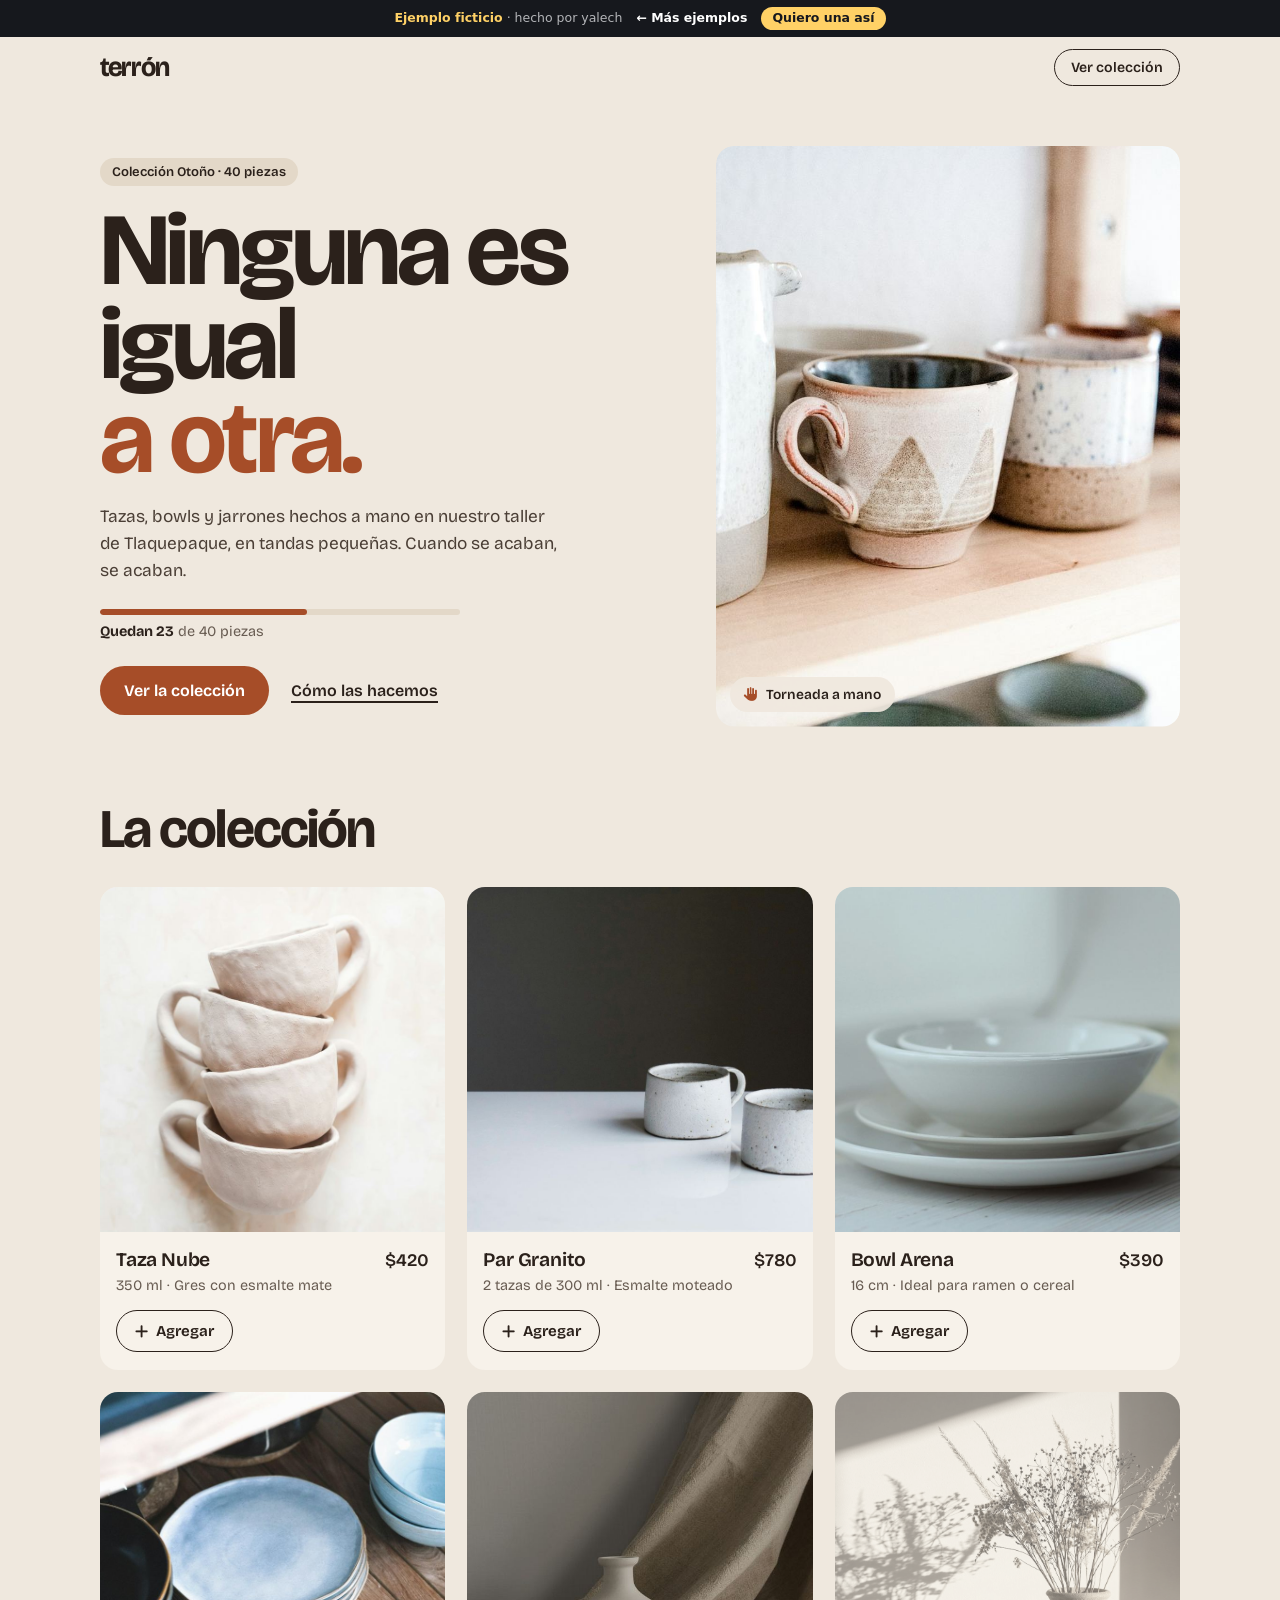
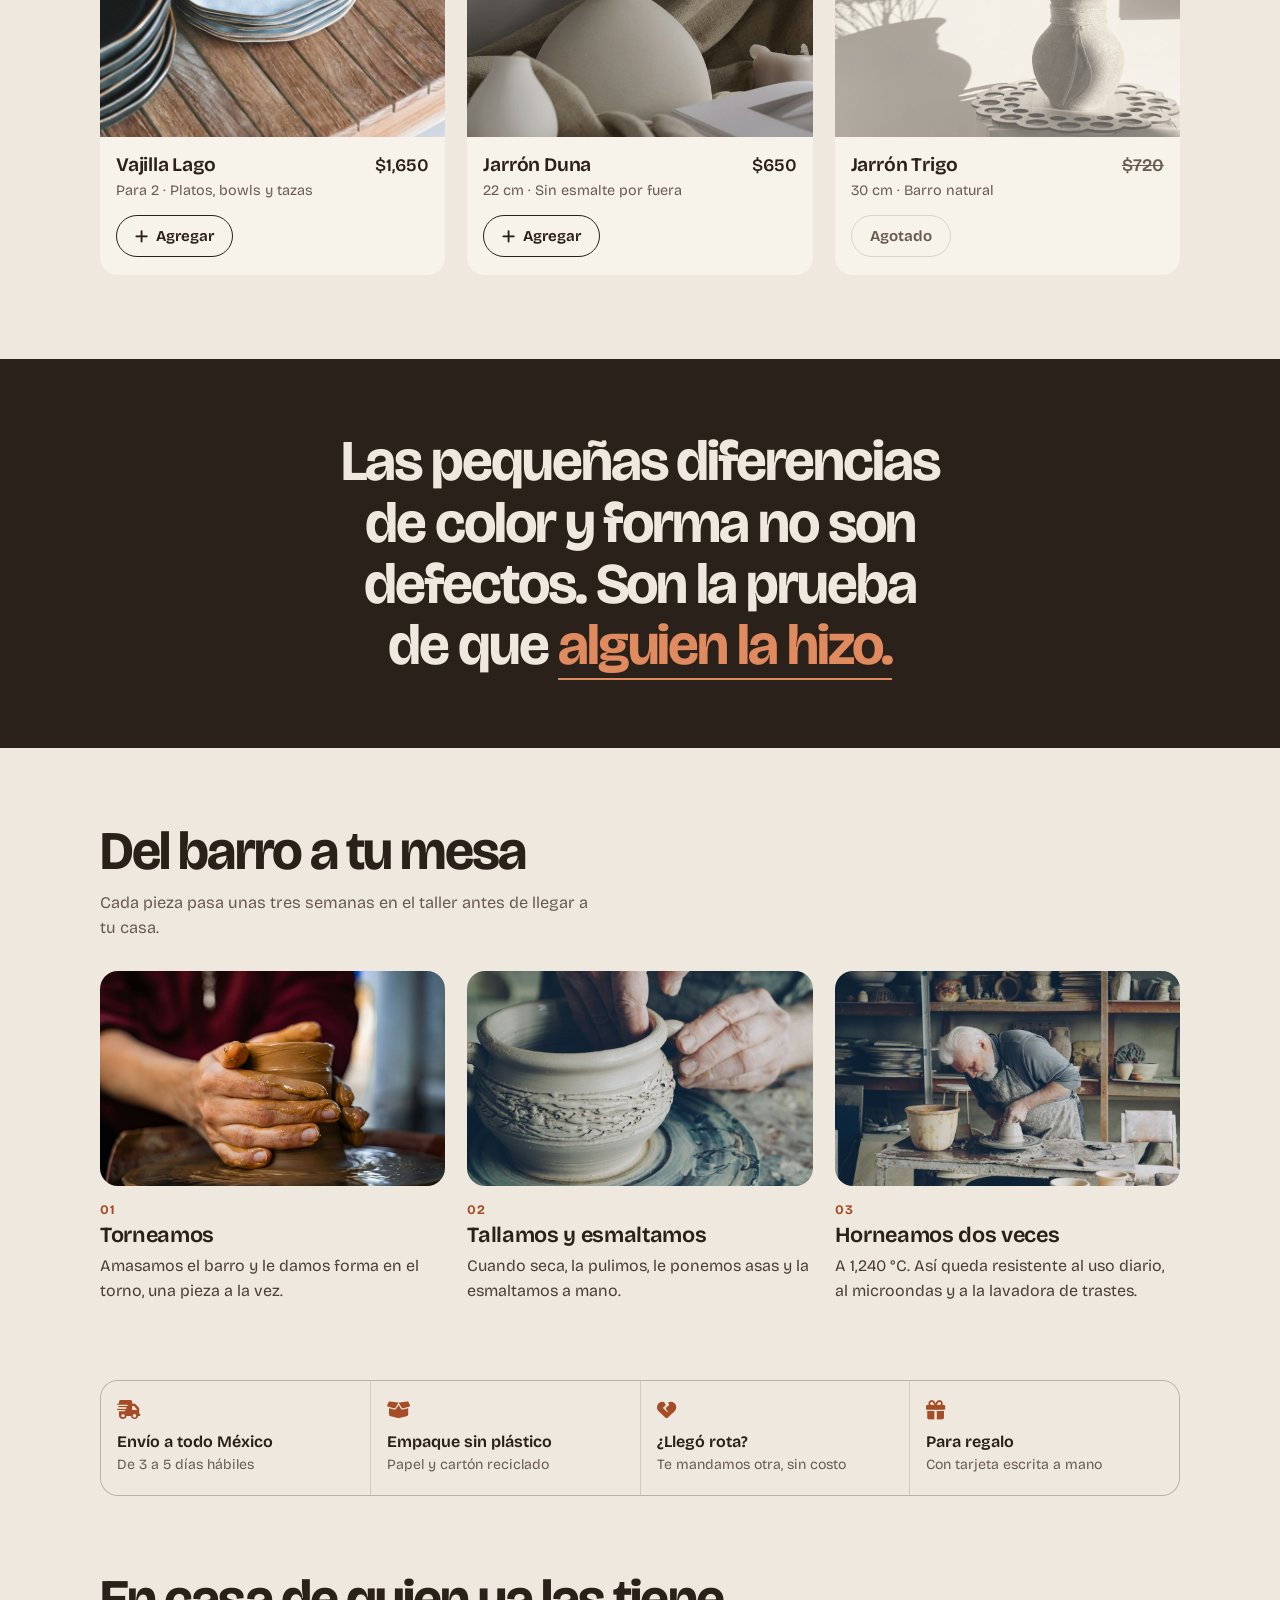
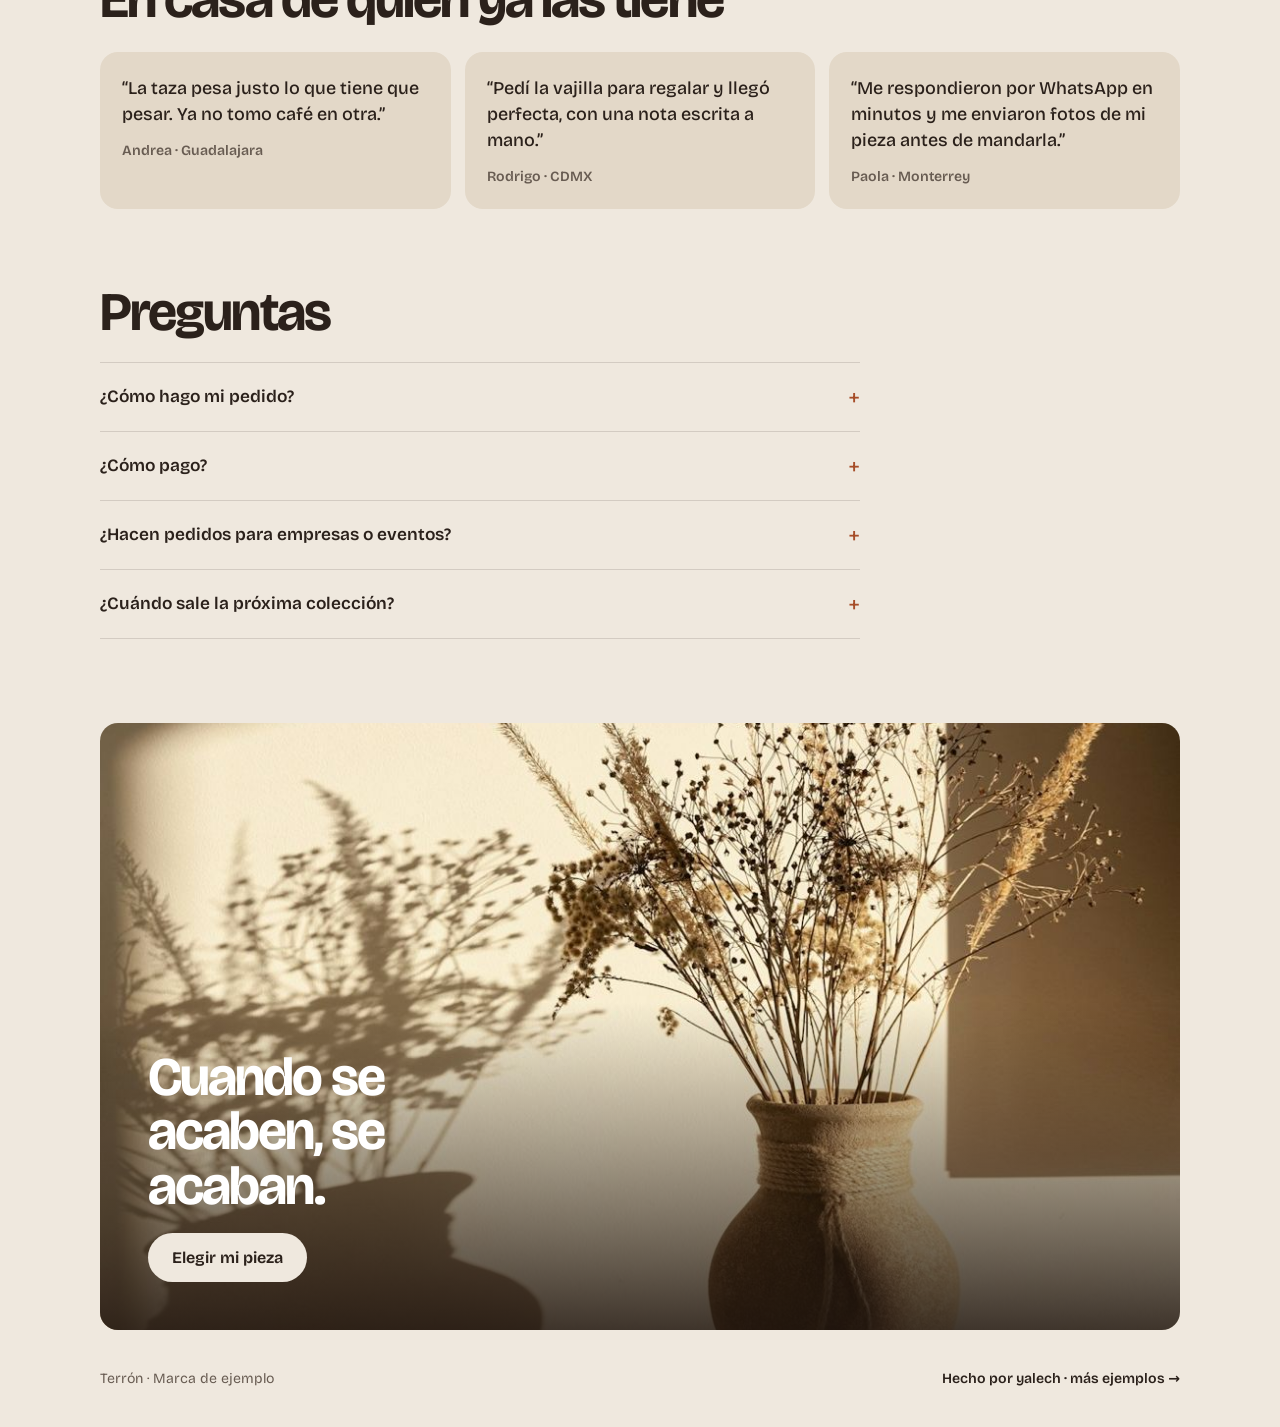
<file: ceramica/index.html>
<!doctype html>
<html lang="es">
<head>
  <meta charset="utf-8" />
  <meta name="viewport" content="width=device-width, initial-scale=1, viewport-fit=cover" />
  <title>Terrón · Cerámica hecha a mano</title>
  <meta name="description" content="Colección Otoño: 40 piezas de cerámica hechas a mano en Tlaquepaque. Ninguna es igual a otra." />
  <meta name="theme-color" content="#efe8de" />
  <!-- Vista previa al compartir (WhatsApp, Facebook…). Al publicar, cambia la ruta de la imagen
       por la URL completa, ej. https://tudominio.com/assets/og.jpg -->
  <meta property="og:type" content="website" />
  <meta property="og:title" content="Terrón · Cerámica hecha a mano" />
  <meta property="og:description" content="Colección Otoño: 40 piezas de cerámica hechas a mano en Tlaquepaque. Ninguna es igual a otra." />
  <meta property="og:image" content="assets/og.jpg" />
  <meta property="og:image:width" content="1200" />
  <meta property="og:image:height" content="630" />
  <meta name="twitter:card" content="summary_large_image" />
  <link rel="icon" href="favicon.svg" type="image/svg+xml" />
  <link rel="preload" href="../assets/fuentes/bricolage-grotesque-latin-13b4ef87.woff2" as="font" type="font/woff2" crossorigin />
  <link rel="stylesheet" href="../assets/fuentes/bricolagegrotesque-29ddb7.css" />
  <link rel="stylesheet" href="../assets/iconos/iconos.css?v=6" />
  <link rel="stylesheet" href="styles.css?v=6" />
  <!-- Información para Google (horario, dirección, precios). No se ve en la página.
       Al publicar con datos reales: cambia telephone, address y la imagen por la URL completa. -->
  <script type="application/ld+json">
  {
    "@context": "https://schema.org",
    "@type": "Store",
    "name": "Terrón",
    "description": "Cerámica hecha a mano en Tlaquepaque: tazas, bowls y jarrones en tandas pequeñas.",
    "image": "assets/og.jpg",
    "telephone": "+520000000000",
    "priceRange": "$$",
    "address": {
      "@type": "PostalAddress",
      "addressLocality": "San Pedro Tlaquepaque",
      "addressRegion": "Jal.",
      "addressCountry": "MX"
    }
  }
  </script>
  <link rel="stylesheet" href="../assets/muestra.css?v=4" />
</head>
<body>
  <!-- Aviso de ejemplo (ficticio) con regreso y cotizador. Para un cliente real, borra este bloque. -->
  <div class="mu-barra" role="note">
    <span><strong>Ejemplo ficticio</strong><span class="mu-barra-quien"> · hecho por yalech</span></span>
    <a href="../">← Más ejemplos</a>
    <a class="mu-barra-cta" href="../?cotizar=landing&amp;ejemplo=Producto">Quiero una así</a>
  </div>
  <!-- Landing de ejemplo (marca ficticia). Fotos de Unsplash, uso libre.
       Para cambiar el número de WhatsApp, edita WHATSAPP al inicio del script de la bolsa (al final). -->

  <header class="topbar">
    <a class="logo" href="#">terrón</a>
    <a class="topbar-cta" href="#coleccion">Ver colección</a>
  </header>

  <main>
    <!-- ========== Portada ========== -->
    <section class="hero">
      <div class="hero-text">
        <p class="kicker">Colección Otoño · 40 piezas</p>
        <h1 class="title">Ninguna es igual <span>a otra.</span></h1>
        <p class="lead">Tazas, bowls y jarrones hechos a mano en nuestro taller de Tlaquepaque, en tandas pequeñas. Cuando se acaban, se acaban.</p>

        <div class="stock" aria-label="Quedan 23 de 40 piezas">
          <div class="stock-bar"><span style="width: 57.5%"></span></div>
          <p><strong>Quedan 23</strong> de 40 piezas</p>
        </div>

        <div class="hero-actions">
          <a class="btn btn--clay" href="#coleccion">Ver la colección</a>
          <a class="btn-link" href="#proceso">Cómo las hacemos</a>
        </div>
      </div>

      <figure class="hero-media">
        <img src="assets/hero.jpg" alt="Tazas de cerámica esmaltada en una repisa de madera" />
        <figcaption class="tag"><i class="fa-solid fa-hand"></i> Torneada a mano</figcaption>
      </figure>
    </section>

    <!-- ========== Colección ==========
         Cada pieza es un <li> con data-id, data-nombre y data-precio (sin comas). «Agregar» la mete a la bolsa;
         para una pieza agotada usa la clase product--sold y un <span> en lugar del botón. -->
    <section class="section" id="coleccion" aria-labelledby="coleccion-title">
      <div class="section-head">
        <h2 class="h2" id="coleccion-title">La colección</h2>
        <p class="swipe">Desliza →</p>
      </div>

      <ul class="products">
        <li class="product" data-id="taza-nube" data-nombre="Taza Nube" data-precio="420">
          <img src="assets/apiladas.jpg" alt="Cuatro tazas blancas apiladas" loading="lazy" />
          <div class="product-info">
            <div class="product-top">
              <h3>Taza Nube</h3>
              <p class="product-price">$420</p>
            </div>
            <p class="product-meta">350 ml · Gres con esmalte mate</p>
            <button class="btn btn--line" type="button" data-agregar="taza-nube" aria-label="Agregar Taza Nube a la bolsa"><i class="fa-solid fa-plus"></i> Agregar</button>
          </div>
        </li>
        <li class="product" data-id="par-granito" data-nombre="Par Granito" data-precio="780">
          <img src="assets/par.jpg" alt="Dos tazas moteadas sobre una mesa blanca" loading="lazy" />
          <div class="product-info">
            <div class="product-top">
              <h3>Par Granito</h3>
              <p class="product-price">$780</p>
            </div>
            <p class="product-meta">2 tazas de 300 ml · Esmalte moteado</p>
            <button class="btn btn--line" type="button" data-agregar="par-granito" aria-label="Agregar Par Granito a la bolsa"><i class="fa-solid fa-plus"></i> Agregar</button>
          </div>
        </li>
        <li class="product" data-id="bowl-arena" data-nombre="Bowl Arena" data-precio="390">
          <img src="assets/bowl.jpg" alt="Bowl blanco sobre un plato" loading="lazy" />
          <div class="product-info">
            <div class="product-top">
              <h3>Bowl Arena</h3>
              <p class="product-price">$390</p>
            </div>
            <p class="product-meta">16 cm · Ideal para ramen o cereal</p>
            <button class="btn btn--line" type="button" data-agregar="bowl-arena" aria-label="Agregar Bowl Arena a la bolsa"><i class="fa-solid fa-plus"></i> Agregar</button>
          </div>
        </li>
        <li class="product" data-id="vajilla-lago" data-nombre="Vajilla Lago" data-precio="1650">
          <img src="assets/platos.jpg" alt="Platos y bowls azules apilados en una repisa" loading="lazy" />
          <div class="product-info">
            <div class="product-top">
              <h3>Vajilla Lago</h3>
              <p class="product-price">$1,650</p>
            </div>
            <p class="product-meta">Para 2 · Platos, bowls y tazas</p>
            <button class="btn btn--line" type="button" data-agregar="vajilla-lago" aria-label="Agregar Vajilla Lago a la bolsa"><i class="fa-solid fa-plus"></i> Agregar</button>
          </div>
        </li>
        <li class="product" data-id="jarron-duna" data-nombre="Jarrón Duna" data-precio="650">
          <img style="--focus: center 85%" src="assets/jarron.jpg" alt="Jarrones blancos junto a una tela de lino" loading="lazy" />
          <div class="product-info">
            <div class="product-top">
              <h3>Jarrón Duna</h3>
              <p class="product-price">$650</p>
            </div>
            <p class="product-meta">22 cm · Sin esmalte por fuera</p>
            <button class="btn btn--line" type="button" data-agregar="jarron-duna" aria-label="Agregar Jarrón Duna a la bolsa"><i class="fa-solid fa-plus"></i> Agregar</button>
          </div>
        </li>
        <li class="product product--sold">
          <img src="assets/jarron-luz.jpg" alt="Jarrón de barro con espigas secas" loading="lazy" />
          <div class="product-info">
            <div class="product-top">
              <h3>Jarrón Trigo</h3>
              <p class="product-price">$720</p>
            </div>
            <p class="product-meta">30 cm · Barro natural</p>
            <span class="btn btn--line is-disabled">Agotado</span>
          </div>
        </li>
      </ul>
    </section>

    <!-- ========== Frase ========== -->
    <section class="quote-wrap">
      <p class="quote">Las pequeñas diferencias de color y forma no son defectos. Son la prueba de que <em>alguien la hizo.</em></p>
    </section>

    <!-- ========== Proceso ========== -->
    <section class="section" id="proceso" aria-labelledby="proceso-title">
      <h2 class="h2" id="proceso-title">Del barro a tu mesa</h2>
      <p class="sub">Cada pieza pasa unas tres semanas en el taller antes de llegar a tu casa.</p>

      <ol class="steps">
        <li class="step">
          <img src="assets/manos.jpg" alt="Manos dando forma al barro en el torno" loading="lazy" />
          <span class="step-n">01</span>
          <h3>Torneamos</h3>
          <p>Amasamos el barro y le damos forma en el torno, una pieza a la vez.</p>
        </li>
        <li class="step">
          <img src="assets/tallado.jpg" alt="Manos tallando una olla de barro" loading="lazy" />
          <span class="step-n">02</span>
          <h3>Tallamos y esmaltamos</h3>
          <p>Cuando seca, la pulimos, le ponemos asas y la esmaltamos a mano.</p>
        </li>
        <li class="step">
          <img src="assets/taller.jpg" alt="Ceramista trabajando en su taller" loading="lazy" />
          <span class="step-n">03</span>
          <h3>Horneamos dos veces</h3>
          <p>A 1,240 °C. Así queda resistente al uso diario, al microondas y a la lavadora de trastes.</p>
        </li>
      </ol>
    </section>

    <!-- ========== Garantías ========== -->
    <section class="section">
      <ul class="perks">
        <li><i class="fa-solid fa-truck-fast"></i><strong>Envío a todo México</strong><span>De 3 a 5 días hábiles</span></li>
        <li><i class="fa-solid fa-box-open"></i><strong>Empaque sin plástico</strong><span>Papel y cartón reciclado</span></li>
        <li><i class="fa-solid fa-heart-crack"></i><strong>¿Llegó rota?</strong><span>Te mandamos otra, sin costo</span></li>
        <li><i class="fa-solid fa-gift"></i><strong>Para regalo</strong><span>Con tarjeta escrita a mano</span></li>
      </ul>
    </section>

    <!-- ========== Opiniones ========== -->
    <section class="section" aria-labelledby="reviews-title">
      <h2 class="h2" id="reviews-title">En casa de quien ya las tiene</h2>
      <div class="reviews">
        <blockquote class="review">
          <p>“La taza pesa justo lo que tiene que pesar. Ya no tomo café en otra.”</p>
          <footer>Andrea · Guadalajara</footer>
        </blockquote>
        <blockquote class="review">
          <p>“Pedí la vajilla para regalar y llegó perfecta, con una nota escrita a mano.”</p>
          <footer>Rodrigo · CDMX</footer>
        </blockquote>
        <blockquote class="review">
          <p>“Me respondieron por WhatsApp en minutos y me enviaron fotos de mi pieza antes de mandarla.”</p>
          <footer>Paola · Monterrey</footer>
        </blockquote>
      </div>
    </section>

    <!-- ========== Preguntas ========== -->
    <section class="section" aria-labelledby="faq-title">
      <h2 class="h2" id="faq-title">Preguntas</h2>
      <div class="faq">
        <details>
          <summary>¿Cómo hago mi pedido?</summary>
          <p>Toca “Agregar” en las piezas que quieras, abre tu bolsa y envíanos el pedido por WhatsApp. Te escribimos para confirmar tu dirección y el pago.</p>
        </details>
        <details>
          <summary>¿Cómo pago?</summary>
          <p>Por transferencia, tarjeta con link de pago o en OXXO.</p>
        </details>
        <details>
          <summary>¿Hacen pedidos para empresas o eventos?</summary>
          <p>Sí, desde 20 piezas. Podemos grabar un logo o un nombre. Escríbenos con unas 6 semanas de anticipación.</p>
        </details>
        <details>
          <summary>¿Cuándo sale la próxima colección?</summary>
          <p>Cada tres meses. Si nos sigues en Instagram te avisamos un día antes que a todos.</p>
        </details>
      </div>
    </section>

    <!-- ========== Cierre ========== -->
    <section class="outro">
      <img src="assets/jarron-luz.jpg" alt="" aria-hidden="true" loading="lazy" />
      <div class="outro-text">
        <p class="outro-title">Cuando se acaben, se acaban.</p>
        <a class="btn btn--light" href="#coleccion">Elegir mi pieza</a>
      </div>
    </section>
  </main>

  <footer class="footer">
    <span>Terrón · Marca de ejemplo</span>
    <a href="../">Hecho por yalech · más ejemplos →</a>
  </footer>

  <!-- Barra fija en celular: aparece al pasar la portada y se oculta en la colección -->
  <div class="buybar" aria-hidden="true">
    <span><strong>Quedan 23</strong> piezas</span>
    <a class="btn btn--clay" href="#coleccion" tabindex="-1">Ver colección</a>
  </div>

  <!-- Bolsa: barra que aparece al agregar algo y ventana con el pedido -->
  <button class="bagbar" type="button" hidden>
    <span class="bagbar-icon"><i class="fa-solid fa-bag-shopping"></i><b data-bag-count>0</b></span>
    <span class="bagbar-text">Tu bolsa · <strong data-bag-total>$0</strong></span>
    <span class="bagbar-cta">Ver pedido <i class="fa-solid fa-arrow-right"></i></span>
  </button>

  <dialog class="bag" aria-labelledby="bag-title">
    <form class="bag-inner" novalidate>
      <div class="bag-head">
        <h2 id="bag-title">Tu bolsa</h2>
        <button type="button" class="bag-x" data-bag-close aria-label="Cerrar"><i class="fa-solid fa-xmark"></i></button>
      </div>
      <ul class="bag-list"></ul>
      <p class="bag-empty">Tu bolsa está vacía.</p>
      <fieldset class="field">
        <legend>¿Cómo te la entregamos?</legend>
        <div class="chips">
          <label class="chip"><input type="radio" name="entrega" value="envio" checked /><span>Envío a domicilio · $150</span></label>
          <label class="chip"><input type="radio" name="entrega" value="taller" /><span>Recoger en el taller · gratis</span></label>
        </div>
      </fieldset>
      <label class="field">
        <span>Tu nombre</span>
        <input type="text" name="nombre" maxlength="40" autocomplete="given-name" placeholder="Para apartar tus piezas" />
      </label>
      <dl class="bag-sum">
        <div><dt>Piezas</dt><dd data-sum-piezas>$0</dd></div>
        <div><dt>Entrega</dt><dd data-sum-envio>$0</dd></div>
        <div class="bag-total"><dt>Total</dt><dd data-sum-total>$0</dd></div>
      </dl>
      <p class="form-error" role="alert"></p>
      <button class="btn btn--clay" type="submit">Pedir por WhatsApp <i class="fa-brands fa-whatsapp"></i></button>
      <p class="bag-note">Cada pieza es única: te apartamos las tuyas 24 horas mientras confirmas el pago.</p>
    </form>
  </dialog>

  <script src="../assets/motion.js"></script>
  <script>
    // Efectos al bajar
    motion.reveal('.section-head, .h2, .sub, .quote, .outro-title, .outro .btn');
    motion.stagger('.products, .steps, .perks, .reviews, .faq');

    // ---------- Bolsa de compra ----------
    const WHATSAPP = '520000000000'; // ← número de la tienda (52 + 10 dígitos)
    const ENVIO = 150;
    const MAX = 3; // piezas iguales por pedido (son tandas pequeñas)
    const ENTREGAS = { envio: 'Envío a domicilio', taller: 'Recoger en el taller' };
    const piezas = new Map([...document.querySelectorAll('.product[data-id]')].map(li =>
      [li.dataset.id, { nombre: li.dataset.nombre, precio: Number(li.dataset.precio) }]));
    const bolsa = new Map(); // id → cantidad
    const bagbar = document.querySelector('.bagbar');
    const dlg = document.querySelector('.bag');
    const form = dlg.querySelector('form');
    const lista = dlg.querySelector('.bag-list');
    const error = dlg.querySelector('.form-error');
    const pesos = n => '$' + n.toLocaleString('es-MX');
    const subtotal = () => [...bolsa].reduce((t, [id, n]) => t + piezas.get(id).precio * n, 0);
    const cuantas = () => [...bolsa.values()].reduce((t, n) => t + n, 0);
    const envio = () => (form.entrega.value === 'envio' && bolsa.size ? ENVIO : 0);

    const pintar = () => {
      lista.replaceChildren(...[...bolsa].map(([id, n]) => {
        const p = piezas.get(id);
        const li = document.createElement('li');
        li.className = 'bag-item';
        li.innerHTML = `<div><strong></strong><span></span></div>
          <div class="stepper">
            <button type="button" data-paso="-1"></button><output></output><button type="button" data-paso="1">+</button>
          </div>`;
        li.querySelector('strong').textContent = p.nombre;
        li.querySelector('span').textContent = pesos(p.precio * n);
        li.querySelector('output').textContent = n;
        const menos = li.querySelector('[data-paso="-1"]');
        menos.textContent = n === 1 ? '×' : '−';
        menos.setAttribute('aria-label', n === 1 ? `Quitar ${p.nombre} de la bolsa` : `Quitar una pieza de ${p.nombre}`);
        const mas = li.querySelector('[data-paso="1"]');
        mas.setAttribute('aria-label', `Agregar otra pieza de ${p.nombre}`);
        mas.disabled = n >= MAX;
        menos.addEventListener('click', () => cambiar(id, -1));
        mas.addEventListener('click', () => cambiar(id, 1));
        return li;
      }));
      dlg.querySelector('.bag-empty').hidden = bolsa.size > 0;
      dlg.querySelector('[data-sum-piezas]').textContent = pesos(subtotal());
      dlg.querySelector('[data-sum-envio]').textContent = envio() ? pesos(envio()) : 'Gratis';
      dlg.querySelector('[data-sum-total]').textContent = pesos(subtotal() + envio());
      bagbar.querySelector('[data-bag-count]').textContent = cuantas();
      bagbar.querySelector('[data-bag-total]').textContent = pesos(subtotal());
      bagbar.hidden = bolsa.size === 0;
      document.body.classList.toggle('has-bag', bolsa.size > 0);
      document.querySelectorAll('[data-agregar]').forEach(b => {
        const n = bolsa.get(b.dataset.agregar) || 0;
        b.classList.toggle('is-in', n > 0);
        b.innerHTML = n ? `<i class="fa-solid fa-check"></i> En tu bolsa (${n})` : '<i class="fa-solid fa-plus"></i> Agregar';
        const nombre = piezas.get(b.dataset.agregar)?.nombre || '';
        b.setAttribute('aria-label', n ? `${nombre}: ${n} en tu bolsa. Abrir la bolsa` : `Agregar ${nombre} a la bolsa`);
      });
    };
    const cambiar = (id, paso) => {
      if (!piezas.has(id)) return;
      const n = Math.min(MAX, (bolsa.get(id) || 0) + paso);
      if (n <= 0) bolsa.delete(id); else bolsa.set(id, n);
      pintar();
    };

    document.querySelectorAll('[data-agregar]').forEach(b => b.addEventListener('click', () => {
      const id = b.dataset.agregar;
      if (!bolsa.has(id)) cambiar(id, 1); else dlg.showModal(); // la segunda vez abre la bolsa
      bagbar.classList.remove('pop'); void bagbar.offsetWidth; bagbar.classList.add('pop');
    }));
    bagbar.addEventListener('click', () => { error.textContent = ''; dlg.showModal(); });
    dlg.querySelector('[data-bag-close]').addEventListener('click', () => dlg.close());
    dlg.addEventListener('click', e => { if (e.target === dlg) dlg.close(); });
    form.addEventListener('change', pintar);

    const limpiar = (texto, max) => texto.replace(/[\u0000-\u001f\u007f]/g, ' ').replace(/\s+/g, ' ').trim().slice(0, max);
    form.addEventListener('submit', e => {
      e.preventDefault();
      const nombre = limpiar(form.nombre.value, 40);
      const entrega = ENTREGAS[form.entrega.value];
      if (!bolsa.size) return (error.textContent = 'Agrega al menos una pieza.');
      if (!entrega) { form.querySelector('[name=entrega]')?.focus(); return (error.textContent = 'Elige cómo te la entregamos.'); }
      if (nombre.length < 2) { form.nombre.focus(); return (error.textContent = 'Escribe tu nombre para apartar tus piezas.'); }
      error.textContent = '';
      const msg = `Hola Terrón, soy ${nombre}. Quiero pedir:\n`
        + [...bolsa].map(([id, n]) => `• ${n} × ${piezas.get(id).nombre} (${pesos(piezas.get(id).precio * n)})`).join('\n')
        + `\nEntrega: ${entrega}${envio() ? ` (${pesos(envio())})` : ''}\nTotal: ${pesos(subtotal() + envio())} MXN`;
      if (window.muestra) return muestra.whatsapp(msg); // plantilla de ejemplo
      window.open(`https://wa.me/${WHATSAPP}?text=${encodeURIComponent(msg)}`, '_blank', 'noopener');
    });
    pintar();

    const bar = document.querySelector('.buybar');
    const hero = document.querySelector('.hero');
    const shop = document.querySelector('#coleccion');
    const update = () => {
      const pastHero = hero.getBoundingClientRect().bottom < 0;
      const s = shop.getBoundingClientRect();
      const atShop = s.top < innerHeight && s.bottom > 0;
      bar.classList.toggle('show', pastHero && !atShop && !bolsa.size);
    };
    addEventListener('scroll', update, { passive: true });
    addEventListener('resize', update);
    update();
  </script>
  <!-- Modo muestra (ejemplo ficticio). Para un cliente real, borra la siguiente línea. -->
  <script src="../assets/muestra.js?v=4" data-servicio="landing" data-ejemplo="Producto" data-para="Terrón"></script>
  <script src="../assets/errores.js?v=1"></script>
</body>
</html>
</file>
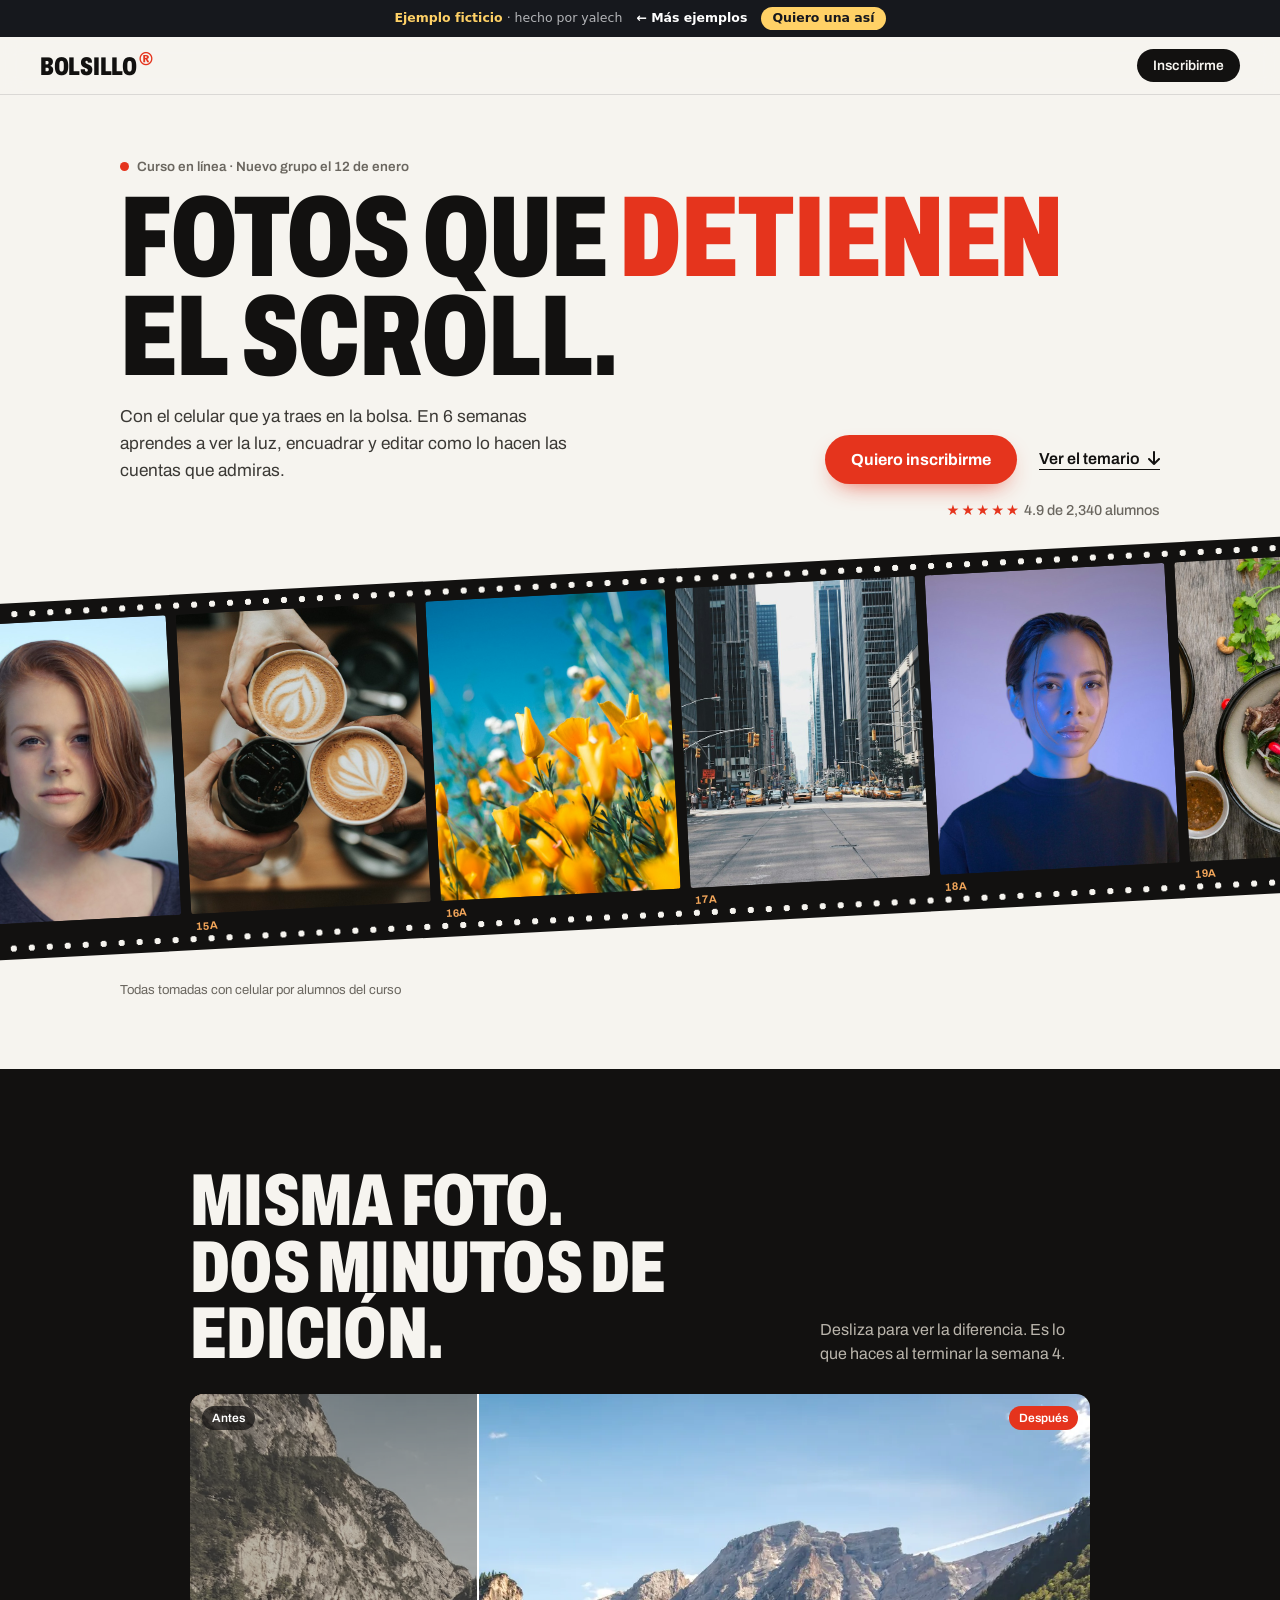
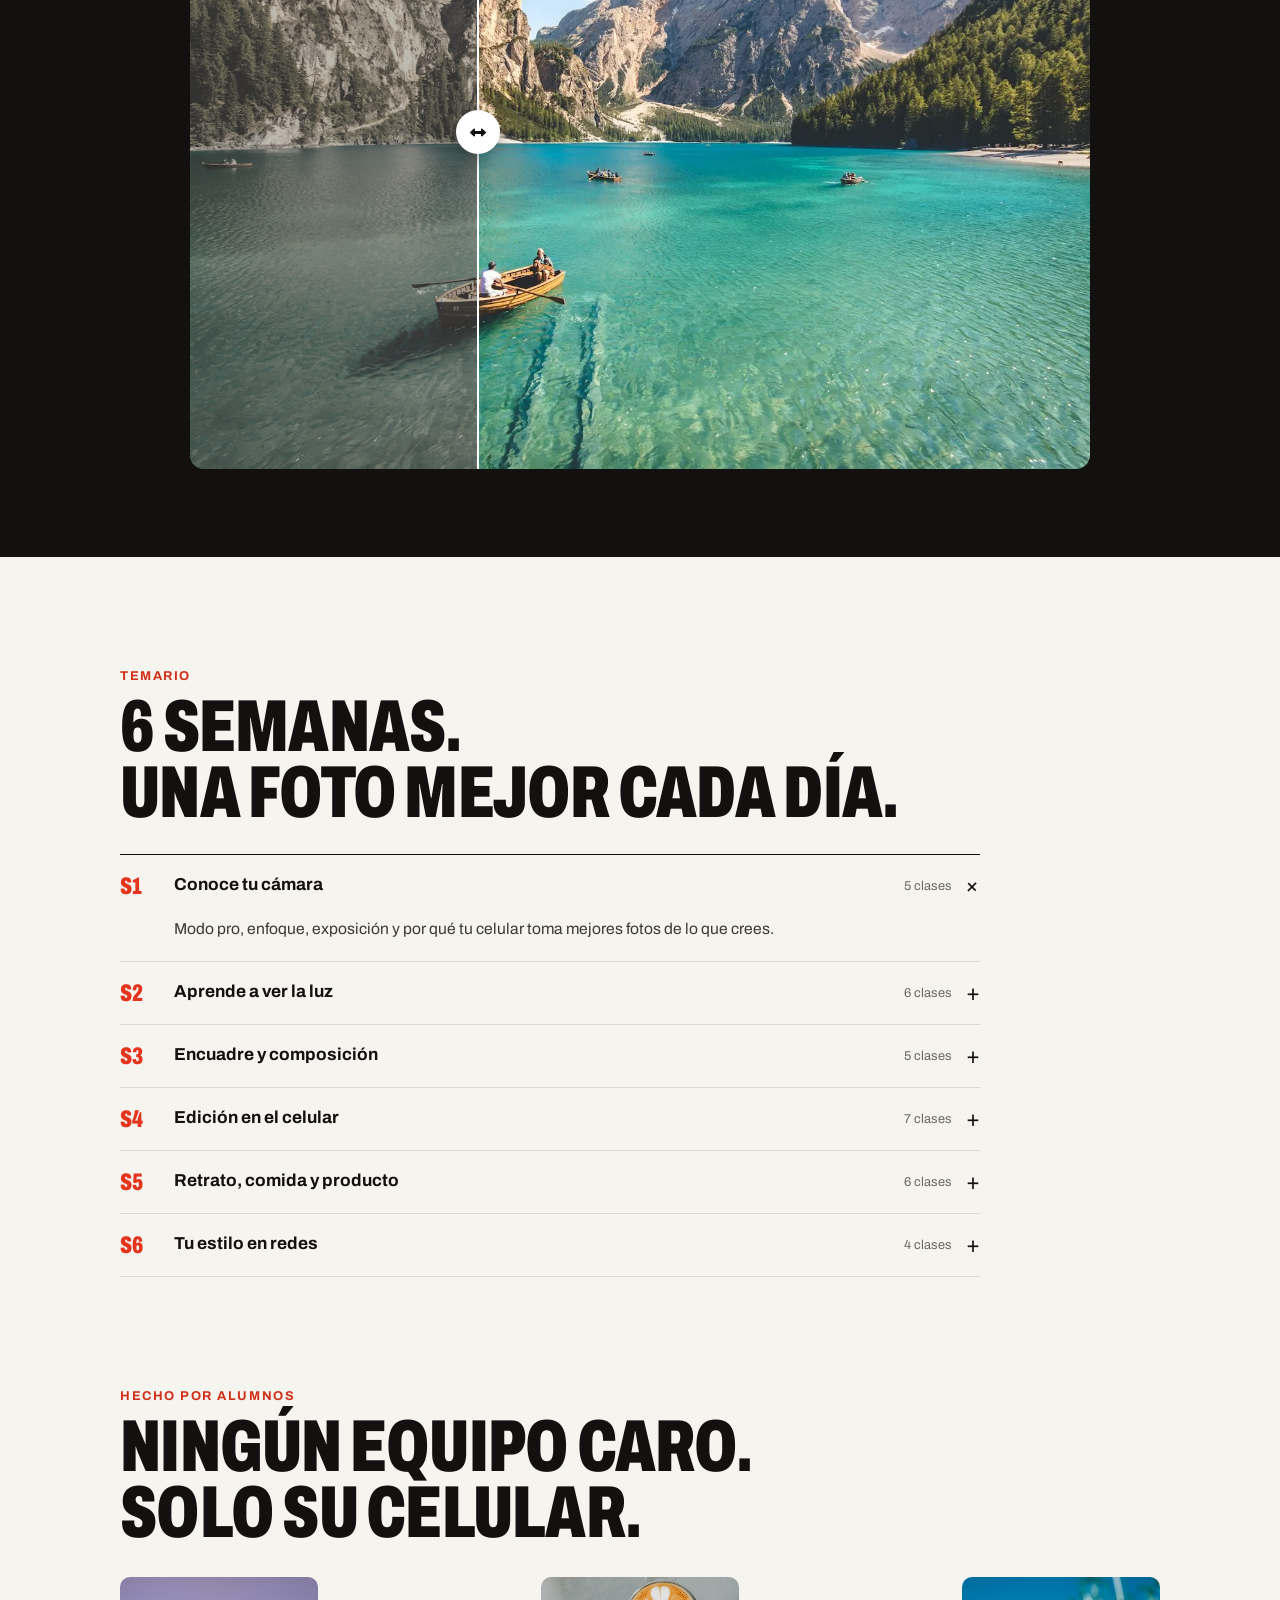
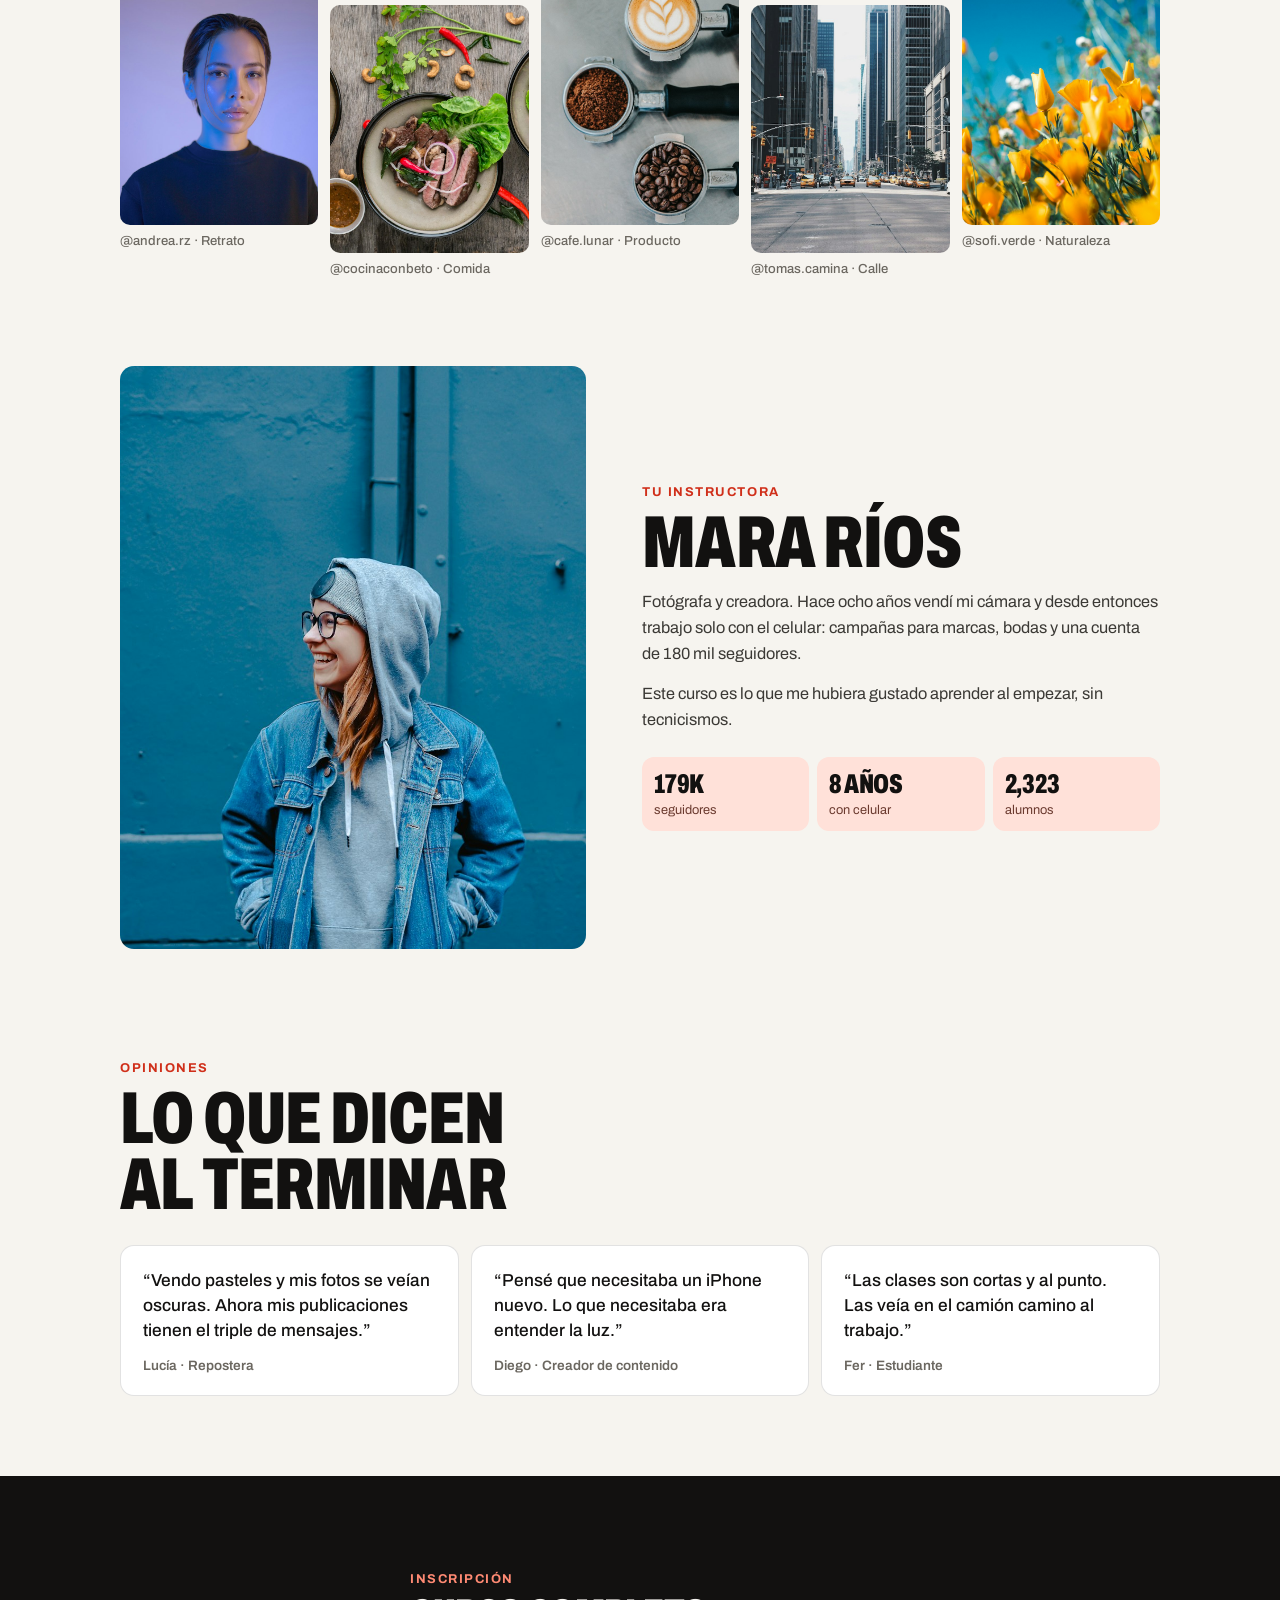
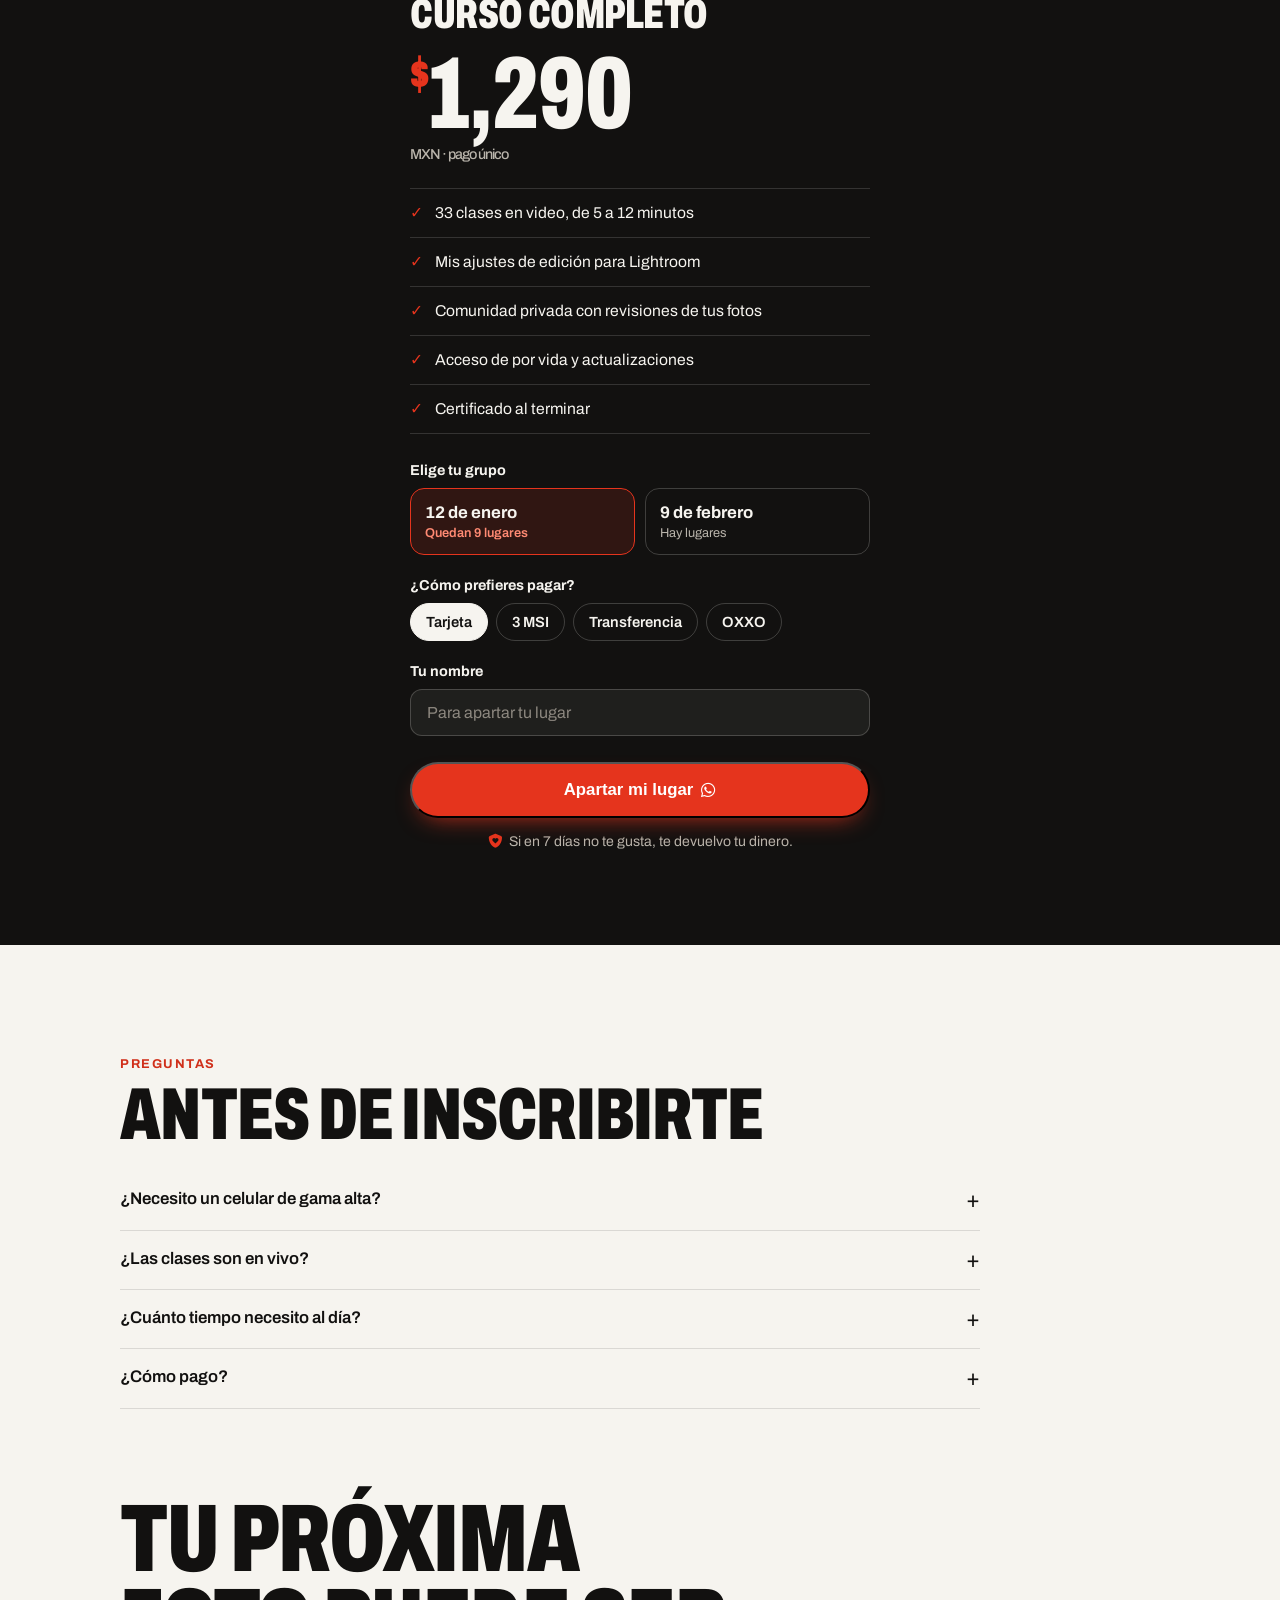
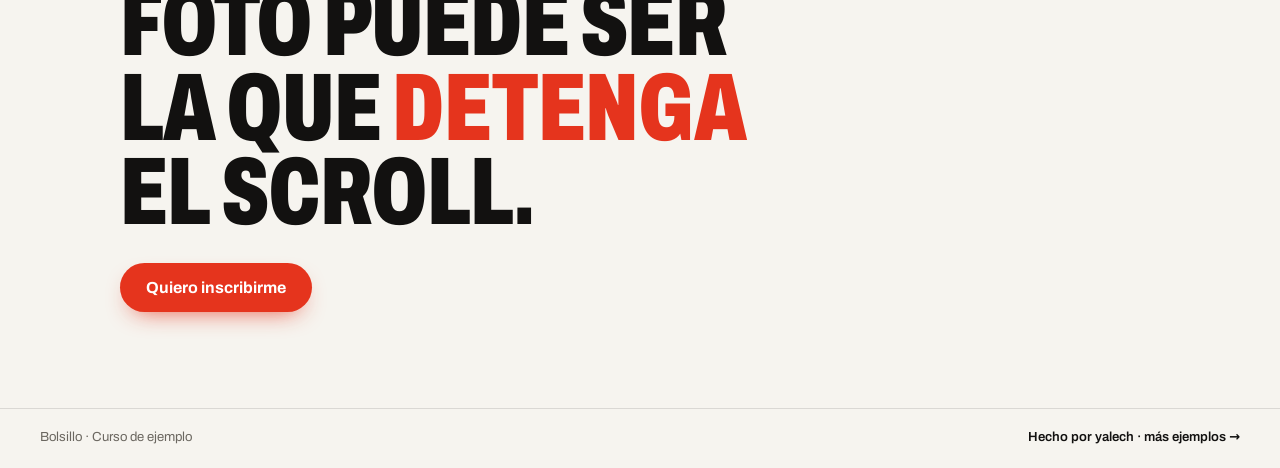
<file: curso/index.html>
<!doctype html>
<html lang="es">
<head>
  <meta charset="utf-8" />
  <meta name="viewport" content="width=device-width, initial-scale=1, viewport-fit=cover" />
  <title>Bolsillo · Curso de foto con celular</title>
  <meta name="description" content="Aprende a tomar y editar fotos que detienen el scroll, con el celular que ya tienes. Curso en línea de 6 semanas." />
  <meta name="theme-color" content="#f6f4ef" />
  <!-- Vista previa al compartir (WhatsApp, Facebook…). Al publicar, cambia la ruta de la imagen
       por la URL completa, ej. https://tudominio.com/assets/og.jpg -->
  <meta property="og:type" content="website" />
  <meta property="og:title" content="Bolsillo · Curso de foto con celular" />
  <meta property="og:description" content="Aprende a tomar y editar fotos que detienen el scroll, con el celular que ya tienes. Curso en línea de 6 semanas." />
  <meta property="og:image" content="assets/og.jpg" />
  <meta property="og:image:width" content="1200" />
  <meta property="og:image:height" content="630" />
  <meta name="twitter:card" content="summary_large_image" />
  <link rel="icon" href="favicon.svg" type="image/svg+xml" />
  <link rel="preload" href="../assets/fuentes/archivo-cartel.woff2" as="font" type="font/woff2" crossorigin />
  <link rel="preload" href="../assets/fuentes/archivo-texto-latin.woff2" as="font" type="font/woff2" crossorigin />
  <link rel="stylesheet" href="../assets/fuentes/archivo-cd6ffc.css" />
  <link rel="stylesheet" href="../assets/iconos/iconos.css?v=6" />
  <link rel="stylesheet" href="styles.css?v=10" />
  <!-- Información para Google (horario, dirección, precios). No se ve en la página.
       Al publicar con datos reales: cambia telephone, address y la imagen por la URL completa. -->
  <script type="application/ld+json">
  {
    "@context": "https://schema.org",
    "@type": "Course",
    "name": "Bolsillo · Curso de foto con celular",
    "description": "Aprende a tomar y editar fotos que detienen el scroll, con el celular que ya tienes. Curso en línea de 6 semanas.",
    "inLanguage": "es",
    "image": "assets/og.jpg",
    "provider": {
      "@type": "Organization",
      "name": "Bolsillo"
    },
    "offers": {
      "@type": "Offer",
      "price": "1290",
      "priceCurrency": "MXN",
      "category": "Paid",
      "availability": "https://schema.org/InStock"
    },
    "hasCourseInstance": {
      "@type": "CourseInstance",
      "courseMode": "Online",
      "courseWorkload": "PT20M",
      "startDate": "2027-01-12"
    }
  }
  </script>
  <link rel="stylesheet" href="../assets/muestra.css?v=4" />
</head>
<body>
  <!-- Aviso de ejemplo (ficticio) con regreso y cotizador. Para un cliente real, borra este bloque. -->
  <div class="mu-barra" role="note">
    <span><strong>Ejemplo ficticio</strong><span class="mu-barra-quien"> · hecho por yalech</span></span>
    <a href="../">← Más ejemplos</a>
    <a class="mu-barra-cta" href="../?cotizar=landing&amp;ejemplo=Curso">Quiero una así</a>
  </div>
  <!-- Landing de ejemplo (curso ficticio). Fotos de Unsplash, uso libre. -->

  <header class="topbar">
    <a class="logo" href="#">Bolsillo<span>®</span></a>
    <a class="topbar-cta" href="#precio">Inscribirme</a>
  </header>

  <main>
    <!-- ========== Portada ========== -->
    <section class="hero">
      <div class="hero-text">
        <p class="kicker"><span class="rec"></span> Curso en línea · Nuevo grupo el 12 de enero</p>
        <h1 class="title">Fotos que <em>detienen</em> el scroll.</h1>
        <p class="lead">Con el celular que ya traes en la bolsa. En 6 semanas aprendes a ver la luz, encuadrar y editar como lo hacen las cuentas que admiras.</p>
        <div class="hero-actions">
          <a class="btn btn--red" href="#precio">Quiero inscribirme</a>
          <a class="btn-link" href="#temario">Ver el temario <i class="fa-solid fa-arrow-down"></i></a>
        </div>
        <p class="proof"><span class="stars">★★★★★</span> 4.9 de 2,340 alumnos</p>
      </div>

      <!-- Tira de negativos: fotos de alumnos -->
      <figure class="strip" aria-label="Fotos tomadas por alumnos">
        <div class="strip-row">
          <div class="frame"><img src="assets/f-retrato.jpg" alt="Retrato con luz natural" /><span>14A</span></div>
          <div class="frame"><img src="assets/f-cafe.jpg" alt="Cafés vistos desde arriba" /><span>15A</span></div>
          <div class="frame"><img src="assets/f-flores.jpg" alt="Flores amarillas" /><span>16A</span></div>
          <div class="frame"><img src="assets/f-calle.jpg" alt="Calle entre edificios" /><span>17A</span></div>
          <!-- Repetición para que la tira cubra pantallas anchas -->
          <div class="frame" aria-hidden="true"><img src="assets/f-azul.jpg" alt="" /><span>18A</span></div>
          <div class="frame" aria-hidden="true"><img src="assets/f-comida.jpg" alt="" /><span>19A</span></div>
          <div class="frame" aria-hidden="true"><img src="assets/f-granos.jpg" alt="" /><span>20A</span></div>
        </div>
        <figcaption>Todas tomadas con celular por alumnos del curso</figcaption>
      </figure>
    </section>

    <!-- ========== Antes / después ========== -->
    <section class="compare-wrap" aria-labelledby="compare-title">
      <div class="compare-head">
        <h2 class="h2" id="compare-title">Misma foto.<br />Dos minutos de edición.</h2>
        <p class="sub">Desliza para ver la diferencia. Es lo que haces al terminar la semana 4.</p>
      </div>
      <div class="compare" style="--pos: 50%">
        <img class="compare-after" src="assets/lago.webp" alt="Foto editada de un lago entre montañas" />
        <img class="compare-before" src="assets/lago.webp" alt="" aria-hidden="true" />
        <span class="compare-tag compare-tag--before">Antes</span>
        <span class="compare-tag compare-tag--after">Después</span>
        <span class="compare-handle" aria-hidden="true"><i class="fa-solid fa-left-right"></i></span>
        <input class="compare-range" type="range" min="0" max="100" value="50" aria-label="Comparar antes y después" />
      </div>
    </section>

    <!-- ========== Temario ========== -->
    <section class="section" id="temario" aria-labelledby="temario-title">
      <p class="eyebrow">Temario</p>
      <h2 class="h2" id="temario-title">6 semanas.<br />Una foto mejor cada día.</h2>

      <ol class="weeks">
        <li>
          <details open>
            <summary><span class="wk">S1</span><span class="wk-title">Conoce tu cámara</span><span class="wk-meta">5 clases</span></summary>
            <p>Modo pro, enfoque, exposición y por qué tu celular toma mejores fotos de lo que crees.</p>
          </details>
        </li>
        <li>
          <details>
            <summary><span class="wk">S2</span><span class="wk-title">Aprende a ver la luz</span><span class="wk-meta">6 clases</span></summary>
            <p>Hora dorada, luz de ventana, días nublados y cómo usar la sombra a tu favor.</p>
          </details>
        </li>
        <li>
          <details>
            <summary><span class="wk">S3</span><span class="wk-title">Encuadre y composición</span><span class="wk-meta">5 clases</span></summary>
            <p>Regla de tercios, líneas, espacio negativo y cuándo romper las reglas.</p>
          </details>
        </li>
        <li>
          <details>
            <summary><span class="wk">S4</span><span class="wk-title">Edición en el celular</span><span class="wk-meta">7 clases</span></summary>
            <p>Lightroom gratis paso a paso, y tus propios ajustes para editar en dos minutos.</p>
          </details>
        </li>
        <li>
          <details>
            <summary><span class="wk">S5</span><span class="wk-title">Retrato, comida y producto</span><span class="wk-meta">6 clases</span></summary>
            <p>Las tres fotos que más se publican, con ejercicios guiados para cada una.</p>
          </details>
        </li>
        <li>
          <details>
            <summary><span class="wk">S6</span><span class="wk-title">Tu estilo en redes</span><span class="wk-meta">4 clases</span></summary>
            <p>Un feed con identidad, formatos para Instagram y TikTok, y tu proyecto final.</p>
          </details>
        </li>
      </ol>
    </section>

    <!-- ========== Galería de alumnos ========== -->
    <section class="section section--flush" aria-labelledby="alumnos-title">
      <div class="gallery-head">
        <p class="eyebrow">Hecho por alumnos</p>
        <h2 class="h2" id="alumnos-title">Ningún equipo caro.<br />Solo su celular.</h2>
      </div>
      <ul class="gallery" tabindex="0" aria-label="Fotos de alumnos (desliza para ver más)">
        <li><img src="assets/f-azul.jpg" alt="Retrato con fondo azul" loading="lazy" /><span>@andrea.rz · Retrato</span></li>
        <li><img src="assets/f-comida.jpg" alt="Platos de comida desde arriba" loading="lazy" /><span>@cocinaconbeto · Comida</span></li>
        <li><img src="assets/f-granos.jpg" alt="Café y granos" loading="lazy" /><span>@cafe.lunar · Producto</span></li>
        <li><img src="assets/f-calle.jpg" alt="Avenida con edificios" loading="lazy" /><span>@tomas.camina · Calle</span></li>
        <li><img src="assets/f-flores.jpg" alt="Flores amarillas al sol" loading="lazy" /><span>@sofi.verde · Naturaleza</span></li>
      </ul>
    </section>

    <!-- ========== Instructora ========== -->
    <section class="section teacher" aria-labelledby="teacher-title">
      <img class="teacher-img" src="assets/mara.jpg" alt="Mara Ríos" loading="lazy" />
      <div class="teacher-text">
        <p class="eyebrow">Tu instructora</p>
        <h2 class="h2" id="teacher-title">Mara Ríos</h2>
        <p>Fotógrafa y creadora. Hace ocho años vendí mi cámara y desde entonces trabajo solo con el celular: campañas para marcas, bodas y una cuenta de 180 mil seguidores.</p>
        <p>Este curso es lo que me hubiera gustado aprender al empezar, sin tecnicismos.</p>
        <ul class="facts">
          <li><strong>180k</strong><span>seguidores</span></li>
          <li><strong>8 años</strong><span>con celular</span></li>
          <li><strong>2,340</strong><span>alumnos</span></li>
        </ul>
      </div>
    </section>

    <!-- ========== Opiniones ========== -->
    <section class="section" aria-labelledby="reviews-title">
      <p class="eyebrow">Opiniones</p>
      <h2 class="h2" id="reviews-title">Lo que dicen<br />al terminar</h2>
      <div class="reviews">
        <blockquote class="review">
          <p>“Vendo pasteles y mis fotos se veían oscuras. Ahora mis publicaciones tienen el triple de mensajes.”</p>
          <footer>Lucía · Repostera</footer>
        </blockquote>
        <blockquote class="review">
          <p>“Pensé que necesitaba un iPhone nuevo. Lo que necesitaba era entender la luz.”</p>
          <footer>Diego · Creador de contenido</footer>
        </blockquote>
        <blockquote class="review">
          <p>“Las clases son cortas y al punto. Las veía en el camión camino al trabajo.”</p>
          <footer>Fer · Estudiante</footer>
        </blockquote>
      </div>
    </section>

    <!-- ========== Precio ========== -->
    <section class="price-wrap" id="precio" aria-labelledby="price-title">
      <div class="price">
        <p class="eyebrow eyebrow--light">Inscripción</p>
        <h2 class="price-title" id="price-title">Curso completo</h2>
        <p class="price-amount"><span>$</span>1,290<small>MXN · pago único</small></p>
        <ul class="includes">
          <li>33 clases en video, de 5 a 12 minutos</li>
          <li>Mis ajustes de edición para Lightroom</li>
          <li>Comunidad privada con revisiones de tus fotos</li>
          <li>Acceso de por vida y actualizaciones</li>
          <li>Certificado al terminar</li>
        </ul>
        <!-- Inscripción: arma el mensaje de WhatsApp con el grupo, la forma de pago y el nombre.
             Para cambiar grupos o lugares, edita los <label class="slot"> y la lista GRUPOS del script. -->
        <form class="signup" novalidate>
          <fieldset class="field">
            <legend>Elige tu grupo</legend>
            <div class="slots">
              <label class="slot">
                <input type="radio" name="grupo" value="12 de enero" checked />
                <span><strong>12 de enero</strong><small><b class="hot">Quedan 9 lugares</b></small></span>
              </label>
              <label class="slot">
                <input type="radio" name="grupo" value="9 de febrero" />
                <span><strong>9 de febrero</strong><small>Hay lugares</small></span>
              </label>
            </div>
          </fieldset>
          <fieldset class="field">
            <legend>¿Cómo prefieres pagar?</legend>
            <div class="chips">
              <label class="chip"><input type="radio" name="pago" value="Tarjeta" checked /><span>Tarjeta</span></label>
              <label class="chip"><input type="radio" name="pago" value="3 meses sin intereses" /><span>3 MSI</span></label>
              <label class="chip"><input type="radio" name="pago" value="Transferencia" /><span>Transferencia</span></label>
              <label class="chip"><input type="radio" name="pago" value="OXXO" /><span>OXXO</span></label>
            </div>
          </fieldset>
          <label class="field">
            <span>Tu nombre</span>
            <input type="text" name="nombre" maxlength="40" autocomplete="given-name" placeholder="Para apartar tu lugar" />
          </label>
          <p class="form-error" role="alert"></p>
          <button class="btn btn--red btn--block" type="submit">Apartar mi lugar <i class="fa-brands fa-whatsapp"></i></button>
        </form>
        <p class="guarantee"><i class="fa-solid fa-shield-heart"></i> Si en 7 días no te gusta, te devuelvo tu dinero.</p>
      </div>
    </section>

    <!-- ========== Preguntas ========== -->
    <section class="section" aria-labelledby="faq-title">
      <p class="eyebrow">Preguntas</p>
      <h2 class="h2" id="faq-title">Antes de inscribirte</h2>
      <div class="faq">
        <details>
          <summary>¿Necesito un celular de gama alta?</summary>
          <p>No. Todo funciona con cualquier celular de los últimos 5 años, Android o iPhone.</p>
        </details>
        <details>
          <summary>¿Las clases son en vivo?</summary>
          <p>Son grabadas, las ves cuando quieras. Cada semana hay una sesión en vivo opcional para resolver dudas.</p>
        </details>
        <details>
          <summary>¿Cuánto tiempo necesito al día?</summary>
          <p>Unos 20 minutos: una clase corta y un ejercicio con tu celular.</p>
        </details>
        <details>
          <summary>¿Cómo pago?</summary>
          <p>Con tarjeta, transferencia o en OXXO. También puedes pagar en 3 meses sin intereses.</p>
        </details>
      </div>
    </section>

    <!-- ========== Cierre ========== -->
    <section class="outro">
      <p class="outro-title">Tu próxima foto puede ser la que <em>detenga</em> el scroll.</p>
      <a class="btn btn--red" href="#precio">Quiero inscribirme</a>
    </section>
  </main>

  <footer class="footer">
    <span>Bolsillo · Curso de ejemplo</span>
    <a href="../">Hecho por yalech · más ejemplos →</a>
  </footer>

  <!-- Barra fija en celular: aparece al pasar la portada y se oculta en la sección de precio -->
  <div class="buybar" aria-hidden="true">
    <span class="buybar-price"><strong>$1,290</strong> MXN</span>
    <a class="btn btn--red" href="#precio" tabindex="-1">Inscribirme</a>
  </div>

  <script src="../assets/motion.js"></script>
  <script>
    // Antes / después
    const compare = document.querySelector('.compare');
    const range = compare.querySelector('.compare-range');
    let touched = false;
    const setPos = v => { range.value = v; compare.style.setProperty('--pos', v + '%'); };
    range.addEventListener('input', () => { touched = true; setPos(range.value); });
    // La primera vez que se ve, la línea se mueve sola para enseñar que se puede deslizar
    if (!motion.calm) new IntersectionObserver((e, o) => {
      if (!e[0].isIntersecting) return;
      o.disconnect();
      const pasos = [[50, 22], [22, 78], [78, 50]];
      let i = 0, t0 = null;
      const step = now => {
        if (touched || i >= pasos.length) return;
        t0 ??= now;
        const p = Math.min((now - t0) / 900, 1);
        const ease = p < 0.5 ? 2 * p * p : 1 - Math.pow(-2 * p + 2, 2) / 2;
        const [a, b] = pasos[i];
        setPos(Math.round(a + (b - a) * ease));
        if (p === 1) { i++; t0 = null; }
        requestAnimationFrame(step);
      };
      setTimeout(() => requestAnimationFrame(step), 500);
    }, { threshold: 0.6 }).observe(compare);

    // Efectos al bajar
    motion.reveal('.compare-head, .eyebrow, .h2, .teacher-img, .price, .guarantee');
    motion.stagger('.weeks, .gallery, .reviews, .includes, .faq');
    motion.count('.facts strong');

    // ---------- Inscripción por WhatsApp ----------
    const WHATSAPP = '520000000000'; // ← número del curso (52 + 10 dígitos)
    const GRUPOS = ['12 de enero', '9 de febrero'];
    const PAGOS = ['Tarjeta', '3 meses sin intereses', 'Transferencia', 'OXXO'];
    const form = document.querySelector('.signup');
    const error = form.querySelector('.form-error');
    const limpiar = (texto, max) => texto.replace(/[\u0000-\u001f\u007f]/g, ' ').replace(/\s+/g, ' ').trim().slice(0, max);
    form.addEventListener('submit', e => {
      e.preventDefault();
      const grupo = form.grupo.value;
      const pago = form.pago.value;
      const nombre = limpiar(form.nombre.value, 40);
      if (!GRUPOS.includes(grupo) || !PAGOS.includes(pago)) { form.querySelector(GRUPOS.includes(grupo) ? '[name=pago]' : '[name=grupo]')?.focus(); return (error.textContent = 'Elige grupo y forma de pago.'); }
      if (nombre.length < 2) { form.nombre.focus(); return (error.textContent = 'Escribe tu nombre para apartar tu lugar.'); }
      error.textContent = '';
      const msg = `Hola, soy ${nombre}. Quiero inscribirme al curso Bolsillo.\n• Grupo: ${grupo}\n• Pago: ${pago}`;
      if (window.muestra) return muestra.whatsapp(msg); // plantilla de ejemplo
      window.open(`https://wa.me/${WHATSAPP}?text=${encodeURIComponent(msg)}`, '_blank', 'noopener');
    });

    // Barra de compra
    const bar = document.querySelector('.buybar');
    const hero = document.querySelector('.hero');
    const price = document.querySelector('#precio');
    const update = () => {
      const pastHero = hero.getBoundingClientRect().bottom < 0;
      const p = price.getBoundingClientRect();
      const atPrice = p.top < innerHeight && p.bottom > 0;
      bar.classList.toggle('show', pastHero && !atPrice);
    };
    addEventListener('scroll', update, { passive: true });
    addEventListener('resize', update);
    update();
  </script>
  <!-- Modo muestra (ejemplo ficticio). Para un cliente real, borra la siguiente línea. -->
  <script src="../assets/muestra.js?v=4" data-servicio="landing" data-ejemplo="Curso" data-para="Bolsillo"></script>
  <script src="../assets/errores.js?v=1"></script>
</body>
</html>
</file>
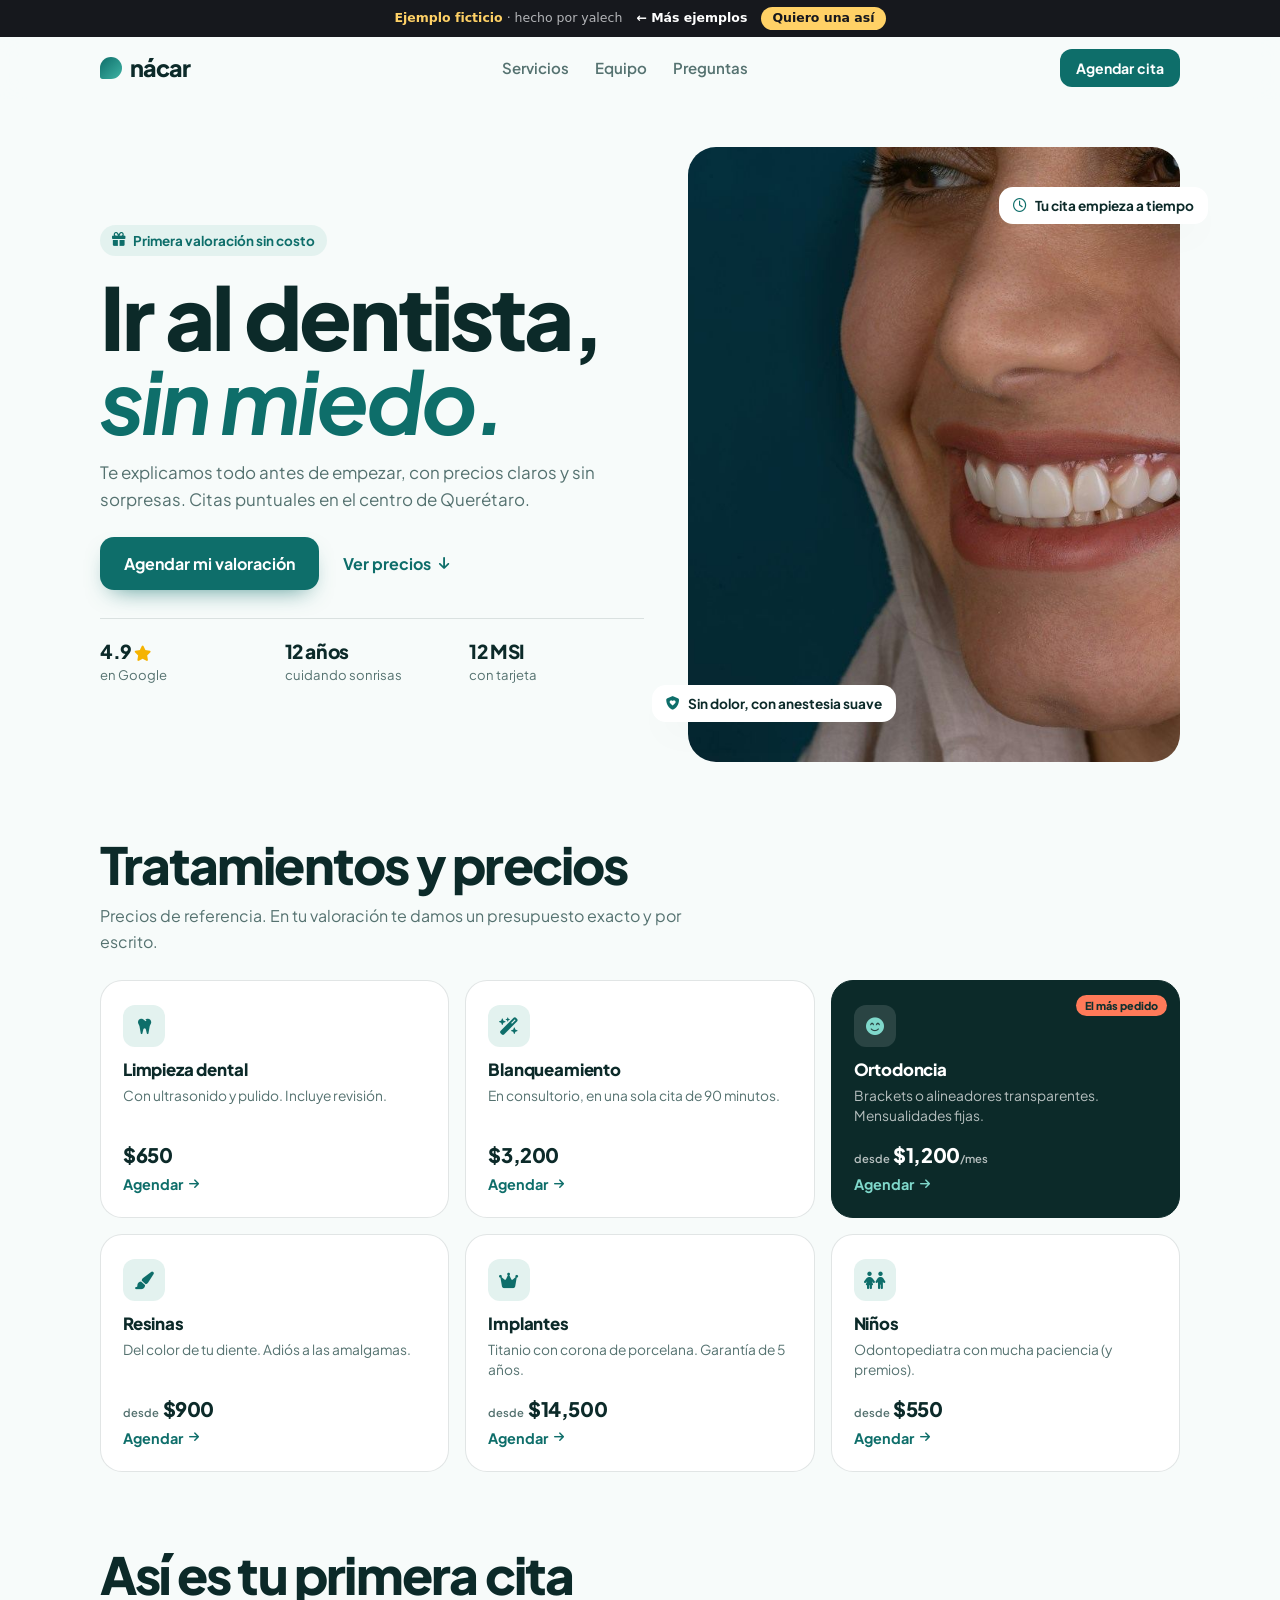
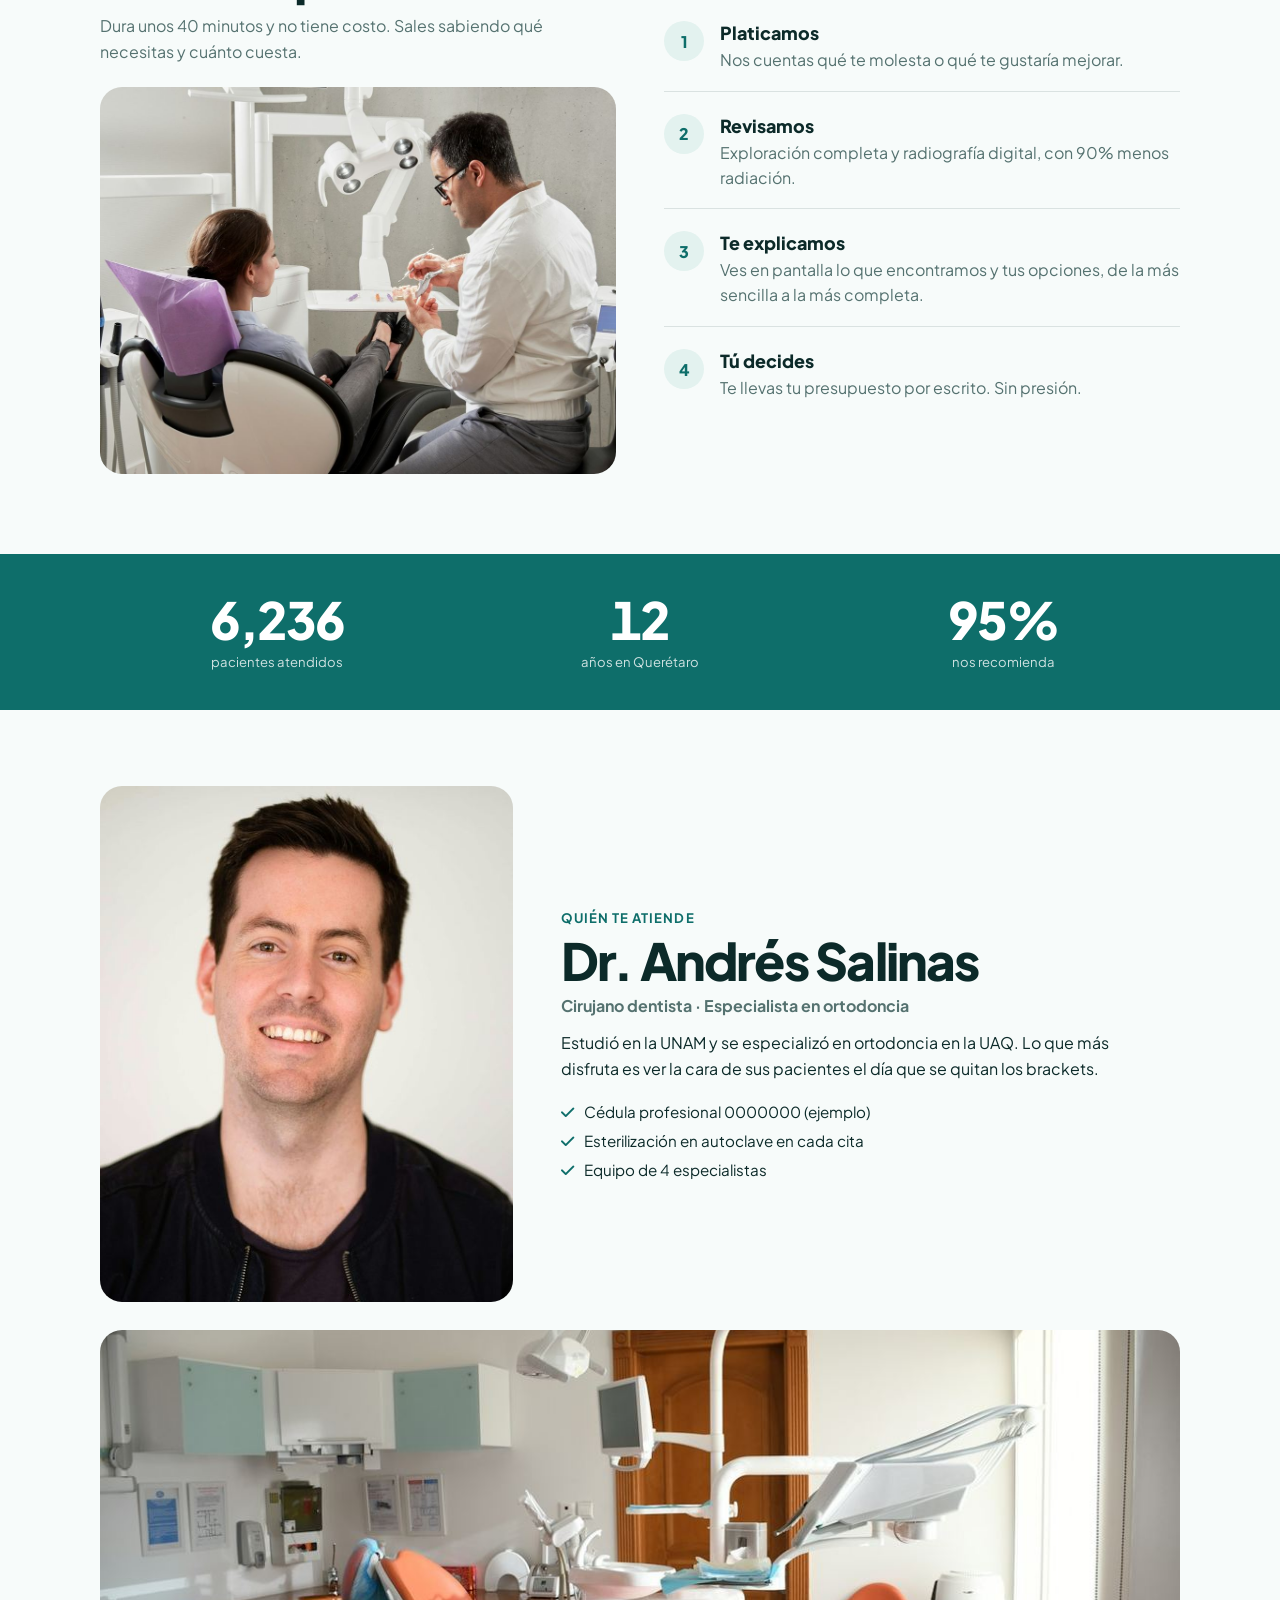
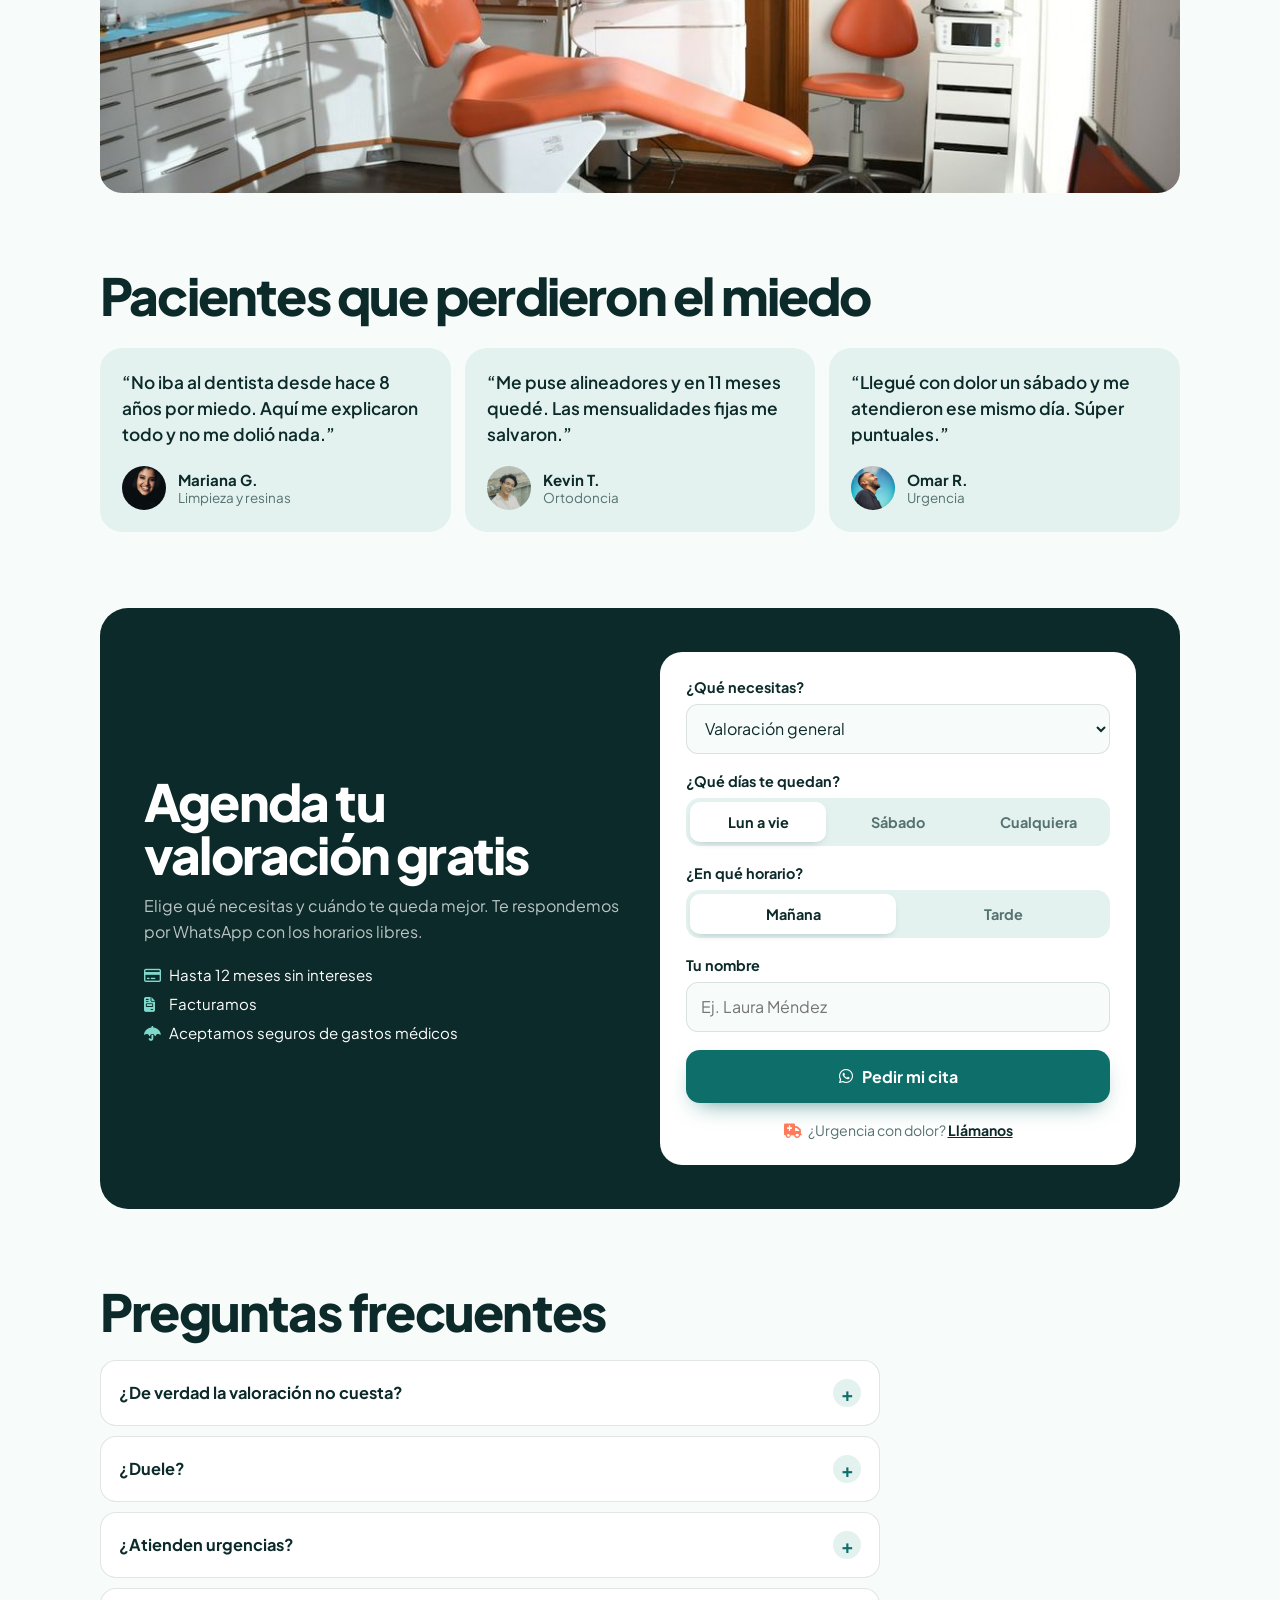
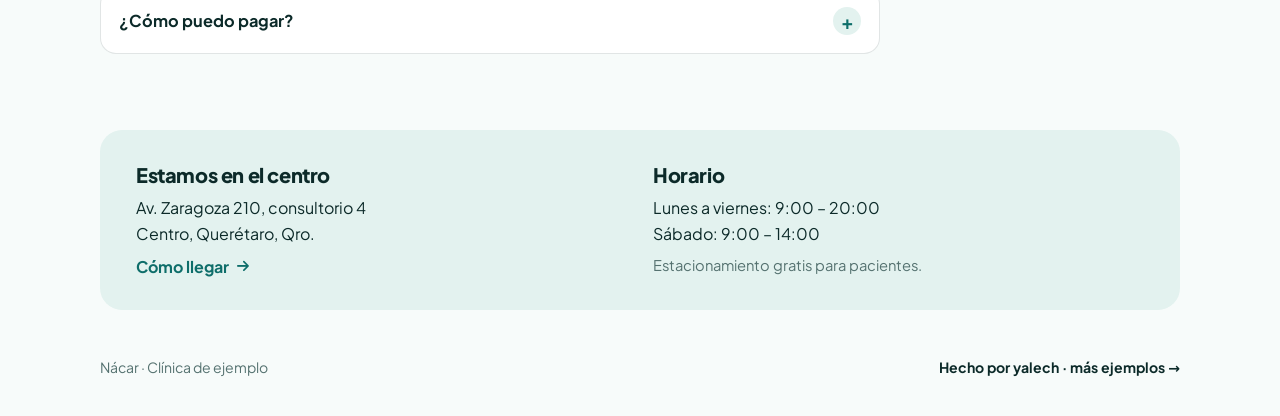
<file: dental/index.html>
<!doctype html>
<html lang="es">
<head>
  <meta charset="utf-8" />
  <meta name="viewport" content="width=device-width, initial-scale=1, viewport-fit=cover" />
  <title>Nácar · Clínica dental en Querétaro</title>
  <meta name="description" content="Limpieza, ortodoncia, blanqueamiento e implantes en Querétaro. Primera valoración sin costo y hasta 12 meses sin intereses." />
  <meta name="theme-color" content="#f7fbfa" />
  <!-- Vista previa al compartir (WhatsApp, Facebook…). Al publicar, cambia la ruta de la imagen
       por la URL completa, ej. https://tudominio.com/assets/og.jpg -->
  <meta property="og:type" content="website" />
  <meta property="og:title" content="Nácar · Clínica dental en Querétaro" />
  <meta property="og:description" content="Primera valoración sin costo. Agenda tu cita por WhatsApp." />
  <meta property="og:image" content="assets/og.jpg" />
  <meta property="og:image:width" content="1200" />
  <meta property="og:image:height" content="630" />
  <meta name="twitter:card" content="summary_large_image" />
  <link rel="icon" href="favicon.svg" type="image/svg+xml" />
  <link rel="preload" href="../assets/fuentes/plus-jakarta-sans-latin-60f4b3ce.woff2" as="font" type="font/woff2" crossorigin />
  <link rel="preload" href="../assets/fuentes/plus-jakarta-sans-latin-a389d97d.woff2" as="font" type="font/woff2" crossorigin />
  <link rel="stylesheet" href="../assets/fuentes/plusjakartasans-c7492b.css" />
  <link rel="stylesheet" href="../assets/iconos/iconos.css?v=6" />
  <link rel="stylesheet" href="styles.css?v=2" />
  <!-- Información para Google (horario, dirección, precios). No se ve en la página.
       Al publicar con datos reales: cambia telephone, address y la imagen por la URL completa. -->
  <script type="application/ld+json">
  {
    "@context": "https://schema.org",
    "@type": "Dentist",
    "name": "Nácar",
    "description": "Limpieza, ortodoncia, blanqueamiento e implantes. Primera valoración sin costo.",
    "image": "assets/og.jpg",
    "telephone": "+520000000000",
    "priceRange": "$$",
    "address": {
      "@type": "PostalAddress",
      "streetAddress": "Av. Zaragoza 210, consultorio 4, Centro",
      "addressLocality": "Querétaro",
      "addressRegion": "Qro.",
      "addressCountry": "MX"
    },
    "openingHoursSpecification": [
      {
        "@type": "OpeningHoursSpecification",
        "dayOfWeek": [
          "Monday",
          "Tuesday",
          "Wednesday",
          "Thursday",
          "Friday"
        ],
        "opens": "09:00",
        "closes": "20:00"
      },
      {
        "@type": "OpeningHoursSpecification",
        "dayOfWeek": [
          "Saturday"
        ],
        "opens": "09:00",
        "closes": "14:00"
      }
    ]
  }
  </script>
  <link rel="stylesheet" href="../assets/muestra.css?v=4" />
</head>
<body>
  <!-- Aviso de ejemplo (ficticio) con regreso y cotizador. Para un cliente real, borra este bloque. -->
  <div class="mu-barra" role="note">
    <span><strong>Ejemplo ficticio</strong><span class="mu-barra-quien"> · hecho por yalech</span></span>
    <a href="../">← Más ejemplos</a>
    <a class="mu-barra-cta" href="../?cotizar=landing&amp;ejemplo=Consultorio">Quiero una así</a>
  </div>
  <!-- Landing de ejemplo (clínica ficticia). Fotos de Unsplash, uso libre.
       Para cambiar el número de WhatsApp, busca "520000000000" (aparece también en el script del final). -->

  <header class="topbar">
    <a class="logo" href="#"><span class="logo-mark" aria-hidden="true"></span>nácar</a>
    <nav class="nav" aria-label="Secciones">
      <a href="#servicios">Servicios</a>
      <a href="#equipo">Equipo</a>
      <a href="#preguntas">Preguntas</a>
    </nav>
    <a class="topbar-cta" href="#agendar">Agendar cita</a>
  </header>

  <main>
    <!-- ========== Portada ========== -->
    <section class="hero">
      <div class="hero-text">
        <p class="kicker"><i class="fa-solid fa-gift"></i> Primera valoración sin costo</p>
        <h1 class="title">Ir al dentista, <em>sin miedo.</em></h1>
        <p class="lead">Te explicamos todo antes de empezar, con precios claros y sin sorpresas. Citas puntuales en el centro de Querétaro.</p>
        <div class="hero-actions">
          <a class="btn btn--teal" href="#agendar">Agendar mi valoración</a>
          <a class="btn-link" href="#servicios">Ver precios <i class="fa-solid fa-arrow-down"></i></a>
        </div>
        <ul class="trust">
          <li><strong>4.9 <i class="fa-solid fa-star"></i></strong><span>en Google</span></li>
          <li><strong>12 años</strong><span>cuidando sonrisas</span></li>
          <li><strong>12 MSI</strong><span>con tarjeta</span></li>
        </ul>
      </div>

      <figure class="hero-media">
        <img src="assets/hero.jpg" alt="Mujer sonriendo con dientes blancos y parejos" />
        <figcaption class="float float--a"><i class="fa-solid fa-shield-heart"></i> Sin dolor, con anestesia suave</figcaption>
        <p class="float float--b" aria-hidden="true"><i class="fa-regular fa-clock"></i> Tu cita empieza a tiempo</p>
      </figure>
    </section>

    <!-- ========== Servicios ==========
         Cada servicio es un <li>. El botón "Agendar" elige ese servicio en el formulario de abajo. -->
    <section class="section" id="servicios" aria-labelledby="servicios-title">
      <h2 class="h2" id="servicios-title">Tratamientos y precios</h2>
      <p class="sub">Precios de referencia. En tu valoración te damos un presupuesto exacto y por escrito.</p>

      <ul class="services">
        <li class="service">
          <i class="fa-solid fa-tooth"></i>
          <h3>Limpieza dental</h3>
          <p>Con ultrasonido y pulido. Incluye revisión.</p>
          <p class="from">$650</p>
          <a class="service-cta" href="#agendar" data-servicio="Limpieza dental">Agendar <i class="fa-solid fa-arrow-right"></i></a>
        </li>
        <li class="service">
          <i class="fa-solid fa-wand-magic-sparkles"></i>
          <h3>Blanqueamiento</h3>
          <p>En consultorio, en una sola cita de 90 minutos.</p>
          <p class="from">$3,200</p>
          <a class="service-cta" href="#agendar" data-servicio="Blanqueamiento">Agendar <i class="fa-solid fa-arrow-right"></i></a>
        </li>
        <li class="service service--star">
          <span class="badge">El más pedido</span>
          <i class="fa-solid fa-face-smile-beam"></i>
          <h3>Ortodoncia</h3>
          <p>Brackets o alineadores transparentes. Mensualidades fijas.</p>
          <p class="from"><small>desde</small> $1,200<small>/mes</small></p>
          <a class="service-cta" href="#agendar" data-servicio="Ortodoncia">Agendar <i class="fa-solid fa-arrow-right"></i></a>
        </li>
        <li class="service">
          <i class="fa-solid fa-paintbrush"></i>
          <h3>Resinas</h3>
          <p>Del color de tu diente. Adiós a las amalgamas.</p>
          <p class="from"><small>desde</small> $900</p>
          <a class="service-cta" href="#agendar" data-servicio="Resinas">Agendar <i class="fa-solid fa-arrow-right"></i></a>
        </li>
        <li class="service">
          <i class="fa-solid fa-crown"></i>
          <h3>Implantes</h3>
          <p>Titanio con corona de porcelana. Garantía de 5 años.</p>
          <p class="from"><small>desde</small> $14,500</p>
          <a class="service-cta" href="#agendar" data-servicio="Implantes">Agendar <i class="fa-solid fa-arrow-right"></i></a>
        </li>
        <li class="service">
          <i class="fa-solid fa-children"></i>
          <h3>Niños</h3>
          <p>Odontopediatra con mucha paciencia (y premios).</p>
          <p class="from"><small>desde</small> $550</p>
          <a class="service-cta" href="#agendar" data-servicio="Consulta para niños">Agendar <i class="fa-solid fa-arrow-right"></i></a>
        </li>
      </ul>
    </section>

    <!-- ========== Primera cita ========== -->
    <section class="section" aria-labelledby="pasos-title">
      <div class="steps-wrap">
        <div>
          <h2 class="h2" id="pasos-title">Así es tu primera cita</h2>
          <p class="sub">Dura unos 40 minutos y no tiene costo. Sales sabiendo qué necesitas y cuánto cuesta.</p>
          <img class="steps-img" src="assets/consulta.jpg" alt="Dentista platicando con una paciente sentada en el sillón" loading="lazy" />
        </div>
        <ol class="steps">
          <li><span class="n">1</span><div><h3>Platicamos</h3><p>Nos cuentas qué te molesta o qué te gustaría mejorar.</p></div></li>
          <li><span class="n">2</span><div><h3>Revisamos</h3><p>Exploración completa y radiografía digital, con 90% menos radiación.</p></div></li>
          <li><span class="n">3</span><div><h3>Te explicamos</h3><p>Ves en pantalla lo que encontramos y tus opciones, de la más sencilla a la más completa.</p></div></li>
          <li><span class="n">4</span><div><h3>Tú decides</h3><p>Te llevas tu presupuesto por escrito. Sin presión.</p></div></li>
        </ol>
      </div>
    </section>

    <!-- ========== Cifras ========== -->
    <section class="stats-band">
      <ul class="stats">
        <li><strong class="num">6,400</strong><span>pacientes atendidos</span></li>
        <li><strong class="num">12</strong><span>años en Querétaro</span></li>
        <li><strong class="num">98%</strong><span>nos recomienda</span></li>
      </ul>
    </section>

    <!-- ========== Equipo ========== -->
    <section class="section" id="equipo" aria-labelledby="equipo-title">
      <div class="team">
        <img class="team-photo" src="assets/doctor.jpg" alt="Retrato del Dr. Andrés Salinas sonriendo" loading="lazy" />
        <div class="team-text">
          <p class="eyebrow">Quién te atiende</p>
          <h2 class="h2" id="equipo-title">Dr. Andrés Salinas</h2>
          <p class="role">Cirujano dentista · Especialista en ortodoncia</p>
          <p>Estudió en la UNAM y se especializó en ortodoncia en la UAQ. Lo que más disfruta es ver la cara de sus pacientes el día que se quitan los brackets.</p>
          <ul class="checks">
            <li><i class="fa-solid fa-check"></i> Cédula profesional 0000000 (ejemplo)</li>
            <li><i class="fa-solid fa-check"></i> Esterilización en autoclave en cada cita</li>
            <li><i class="fa-solid fa-check"></i> Equipo de 4 especialistas</li>
          </ul>
        </div>
      </div>
      <img class="clinic" src="assets/consultorio.jpg" alt="Consultorio dental luminoso con sillón naranja" loading="lazy" />
    </section>

    <!-- ========== Opiniones ========== -->
    <section class="section" aria-labelledby="reviews-title">
      <h2 class="h2" id="reviews-title">Pacientes que perdieron el miedo</h2>
      <div class="reviews">
        <blockquote class="review">
          <p>“No iba al dentista desde hace 8 años por miedo. Aquí me explicaron todo y no me dolió nada.”</p>
          <footer><img src="assets/p-mariana.jpg" alt="" loading="lazy" /><span><strong>Mariana G.</strong>Limpieza y resinas</span></footer>
        </blockquote>
        <blockquote class="review">
          <p>“Me puse alineadores y en 11 meses quedé. Las mensualidades fijas me salvaron.”</p>
          <footer><img src="assets/p-kevin.jpg" alt="" loading="lazy" /><span><strong>Kevin T.</strong>Ortodoncia</span></footer>
        </blockquote>
        <blockquote class="review">
          <p>“Llegué con dolor un sábado y me atendieron ese mismo día. Súper puntuales.”</p>
          <footer><img src="assets/p-omar.jpg" alt="" loading="lazy" /><span><strong>Omar R.</strong>Urgencia</span></footer>
        </blockquote>
      </div>
    </section>

    <!-- ========== Agendar ==========
         El formulario no envía nada a ningún servidor: arma un mensaje y abre WhatsApp. -->
    <section class="section" id="agendar" aria-labelledby="agendar-title">
      <div class="book">
        <div class="book-text">
          <h2 class="h2" id="agendar-title">Agenda tu valoración gratis</h2>
          <p class="sub">Elige qué necesitas y cuándo te queda mejor. Te respondemos por WhatsApp con los horarios libres.</p>
          <ul class="pay">
            <li><i class="fa-regular fa-credit-card"></i> Hasta 12 meses sin intereses</li>
            <li><i class="fa-solid fa-file-invoice"></i> Facturamos</li>
            <li><i class="fa-solid fa-umbrella"></i> Aceptamos seguros de gastos médicos</li>
          </ul>
        </div>

        <form class="form" id="form-cita" novalidate>
          <label class="field">
            <span>¿Qué necesitas?</span>
            <select name="servicio" required>
              <option value="Valoración general">Valoración general</option>
              <option value="Limpieza dental">Limpieza dental</option>
              <option value="Blanqueamiento">Blanqueamiento</option>
              <option value="Ortodoncia">Ortodoncia</option>
              <option value="Resinas">Resinas</option>
              <option value="Implantes">Implantes</option>
              <option value="Consulta para niños">Consulta para niños</option>
              <option value="Tengo una urgencia">Tengo una urgencia</option>
            </select>
          </label>
          <fieldset class="field">
            <legend>¿Qué días te quedan?</legend>
            <div class="seg">
              <label><input type="radio" name="dias" value="entre semana" checked /><span>Lun a vie</span></label>
              <label><input type="radio" name="dias" value="sábado" /><span>Sábado</span></label>
              <label><input type="radio" name="dias" value="cualquier día" /><span>Cualquiera</span></label>
            </div>
          </fieldset>
          <fieldset class="field">
            <legend>¿En qué horario?</legend>
            <div class="seg">
              <label><input type="radio" name="turno" value="en la mañana" checked /><span>Mañana</span></label>
              <label><input type="radio" name="turno" value="en la tarde" /><span>Tarde</span></label>
            </div>
          </fieldset>
          <label class="field">
            <span>Tu nombre</span>
            <input type="text" name="nombre" maxlength="40" autocomplete="name" placeholder="Ej. Laura Méndez" required />
          </label>
          <p class="form-error" id="form-error" role="alert"></p>
          <button class="btn btn--teal btn--block" type="submit"><i class="fa-brands fa-whatsapp"></i> Pedir mi cita</button>
          <p class="form-note"><i class="fa-solid fa-truck-medical"></i> ¿Urgencia con dolor? <a href="tel:+520000000000">Llámanos</a></p>
        </form>
      </div>
    </section>

    <!-- ========== Preguntas ========== -->
    <section class="section" id="preguntas" aria-labelledby="faq-title">
      <h2 class="h2" id="faq-title">Preguntas frecuentes</h2>
      <div class="faq">
        <details>
          <summary>¿De verdad la valoración no cuesta?</summary>
          <p>De verdad. Incluye revisión y radiografía digital. Solo pagas si decides hacer algún tratamiento.</p>
        </details>
        <details>
          <summary>¿Duele?</summary>
          <p>Usamos anestesia con aguja muy delgada y gel previo. La mayoría de nuestros pacientes dicen que fue menos de lo que esperaban.</p>
        </details>
        <details>
          <summary>¿Atienden urgencias?</summary>
          <p>Sí, de lunes a sábado. Si tienes dolor, llámanos y te hacemos espacio ese mismo día.</p>
        </details>
        <details>
          <summary>¿Cómo puedo pagar?</summary>
          <p>Efectivo, transferencia o tarjeta. Con tarjeta de crédito participante, hasta 12 meses sin intereses en tratamientos desde $3,000.</p>
        </details>
      </div>
    </section>

    <!-- ========== Ubicación ========== -->
    <section class="section">
      <div class="visit">
        <div>
          <h2 class="h3">Estamos en el centro</h2>
          <p>Av. Zaragoza 210, consultorio 4<br />Centro, Querétaro, Qro.</p>
          <a class="btn-link" href="https://www.google.com/maps/search/?api=1&query=Centro%2C%20Quer%C3%A9taro" target="_blank" rel="noopener">Cómo llegar <i class="fa-solid fa-arrow-right"></i></a>
        </div>
        <div>
          <h2 class="h3">Horario</h2>
          <p>Lunes a viernes: 9:00 – 20:00<br />Sábado: 9:00 – 14:00</p>
          <p class="muted">Estacionamiento gratis para pacientes.</p>
        </div>
      </div>
    </section>
  </main>

  <footer class="footer">
    <span>Nácar · Clínica de ejemplo</span>
    <a href="../">Hecho por yalech · más ejemplos →</a>
  </footer>

  <!-- Barra fija en celular: aparece al pasar la portada y se oculta en la sección de agendar -->
  <div class="buybar" aria-hidden="true">
    <span><strong>Valoración</strong> sin costo</span>
    <a class="btn btn--teal" href="#agendar" tabindex="-1">Agendar</a>
  </div>

  <script src="../assets/motion.js"></script>
  <script>
    // Número de WhatsApp de la clínica (código de país + número, sin espacios ni signos)
    const WHATSAPP = '520000000000';

    // Efectos al bajar
    motion.reveal('.h2, .sub, .steps-img, .team-photo, .clinic');
    motion.stagger('.services, .steps, .stats, .reviews, .faq, .visit');
    motion.count('.num');

    const form = document.getElementById('form-cita');
    const error = document.getElementById('form-error');
    const SERVICIOS = [...form.servicio.options].map(o => o.value);

    // "Agendar" en un servicio: lo deja elegido en el formulario
    document.querySelectorAll('[data-servicio]').forEach(a => a.addEventListener('click', () => {
      if (SERVICIOS.includes(a.dataset.servicio)) form.servicio.value = a.dataset.servicio;
    }));

    // Limpia lo que escribe la persona: sin caracteres de control y con largo máximo
    const limpiar = (texto, max) => texto.replace(/[\u0000-\u001f\u007f]/g, ' ').replace(/\s+/g, ' ').trim().slice(0, max);

    form.addEventListener('submit', e => {
      e.preventDefault();
      const servicio = form.servicio.value;
      const dias = form.dias.value;
      const turno = form.turno.value;
      const nombre = limpiar(form.nombre.value, 40);

      if (!SERVICIOS.includes(servicio)) { form.querySelector('[name=servicio]')?.focus(); return (error.textContent = 'Elige qué necesitas.'); }
      if (!['entre semana', 'sábado', 'cualquier día'].includes(dias) || !['en la mañana', 'en la tarde'].includes(turno)) { form.querySelector(['entre semana', 'sábado', 'cualquier día'].includes(dias) ? '[name=turno]' : '[name=dias]')?.focus(); return (error.textContent = 'Elige día y horario.'); }
      if (nombre.length < 2) { form.nombre.focus(); return (error.textContent = 'Escribe tu nombre para apartar tu cita.'); }
      error.textContent = '';

      const msg = `Hola Nácar, soy ${nombre}. Quiero agendar: ${servicio}.\nMe queda ${dias}, ${turno}.`;
      if (window.muestra) return muestra.whatsapp(msg); // plantilla de ejemplo
      window.open(`https://wa.me/${WHATSAPP}?text=${encodeURIComponent(msg)}`, '_blank', 'noopener');
    });

    // Barra fija en celular
    const bar = document.querySelector('.buybar');
    const hero = document.querySelector('.hero');
    const agendar = document.querySelector('#agendar');
    const update = () => {
      const pastHero = hero.getBoundingClientRect().bottom < 0;
      const r = agendar.getBoundingClientRect();
      bar.classList.toggle('show', pastHero && !(r.top < innerHeight && r.bottom > 0));
    };
    addEventListener('scroll', update, { passive: true });
    addEventListener('resize', update);
    update();
  </script>
  <!-- Modo muestra (ejemplo ficticio). Para un cliente real, borra la siguiente línea. -->
  <script src="../assets/muestra.js?v=4" data-servicio="landing" data-ejemplo="Consultorio" data-para="Nácar"></script>
  <script src="../assets/errores.js?v=1"></script>
</body>
</html>
</file>
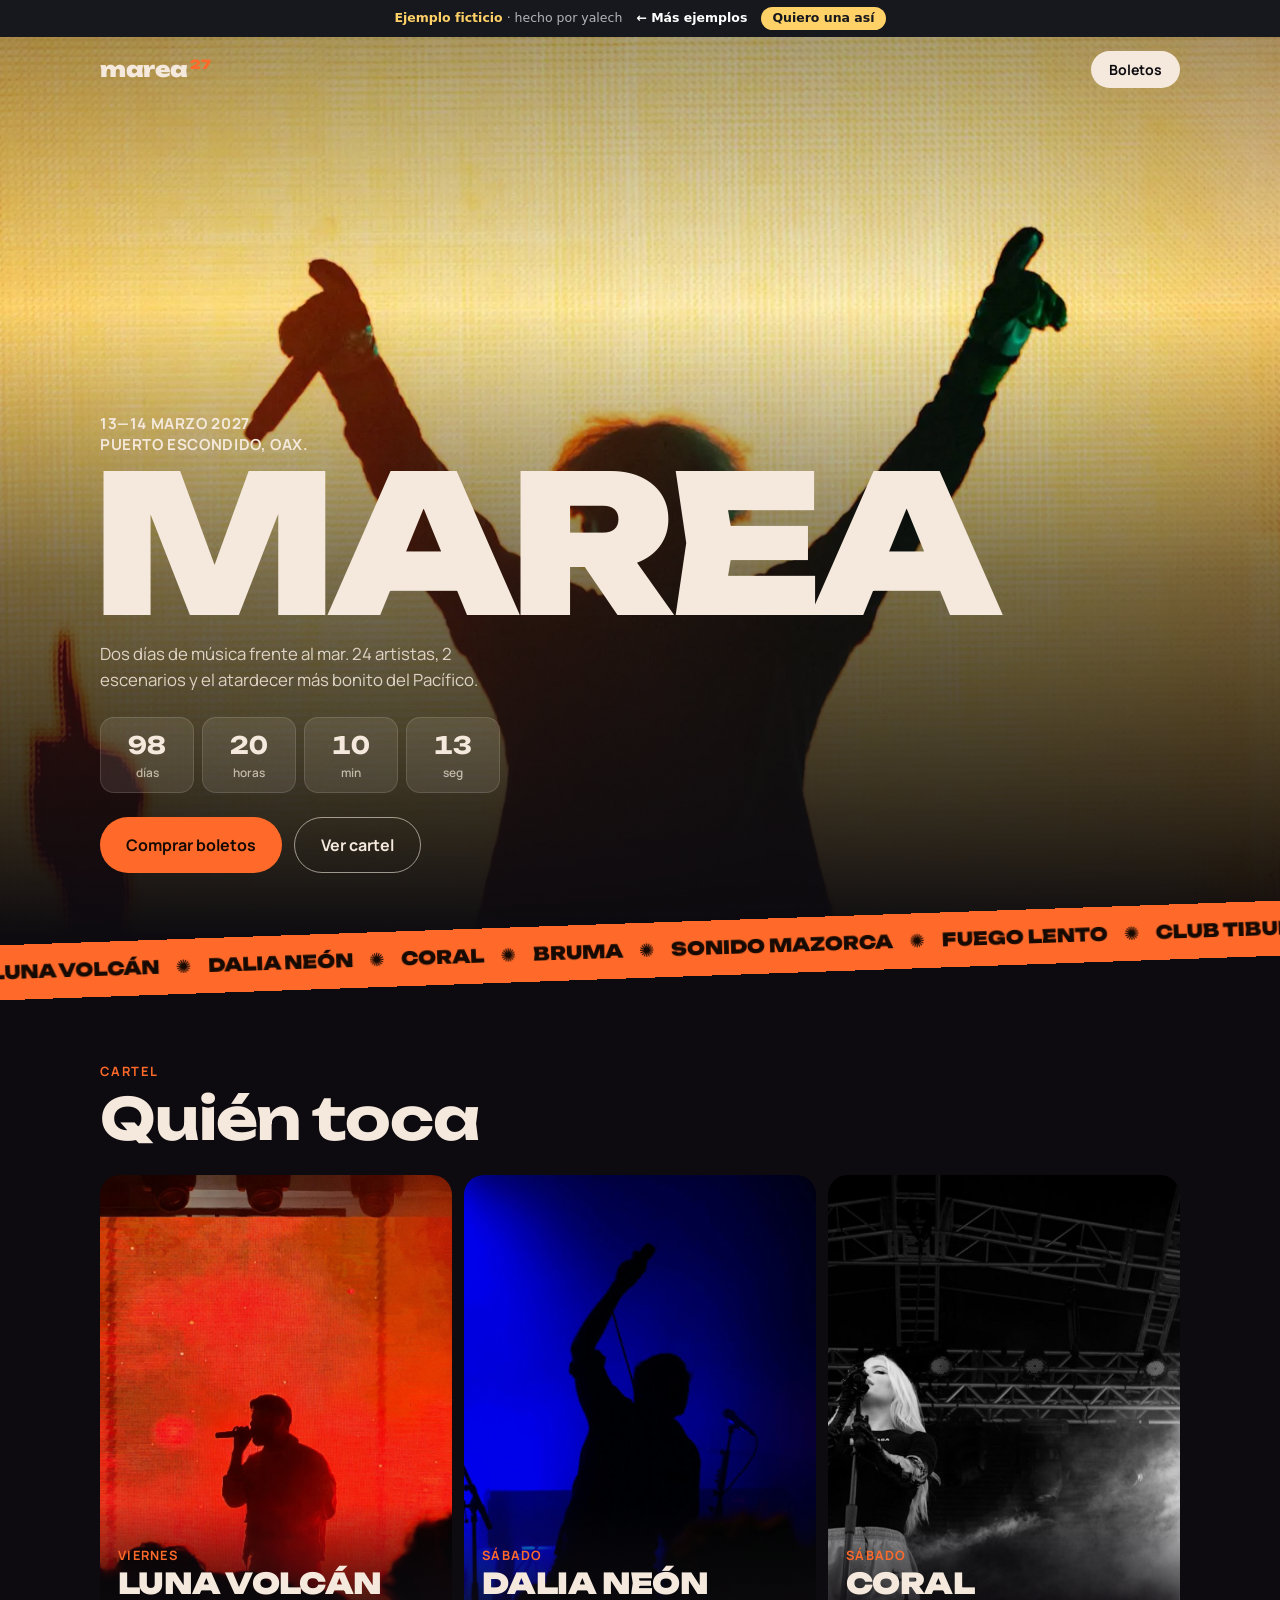
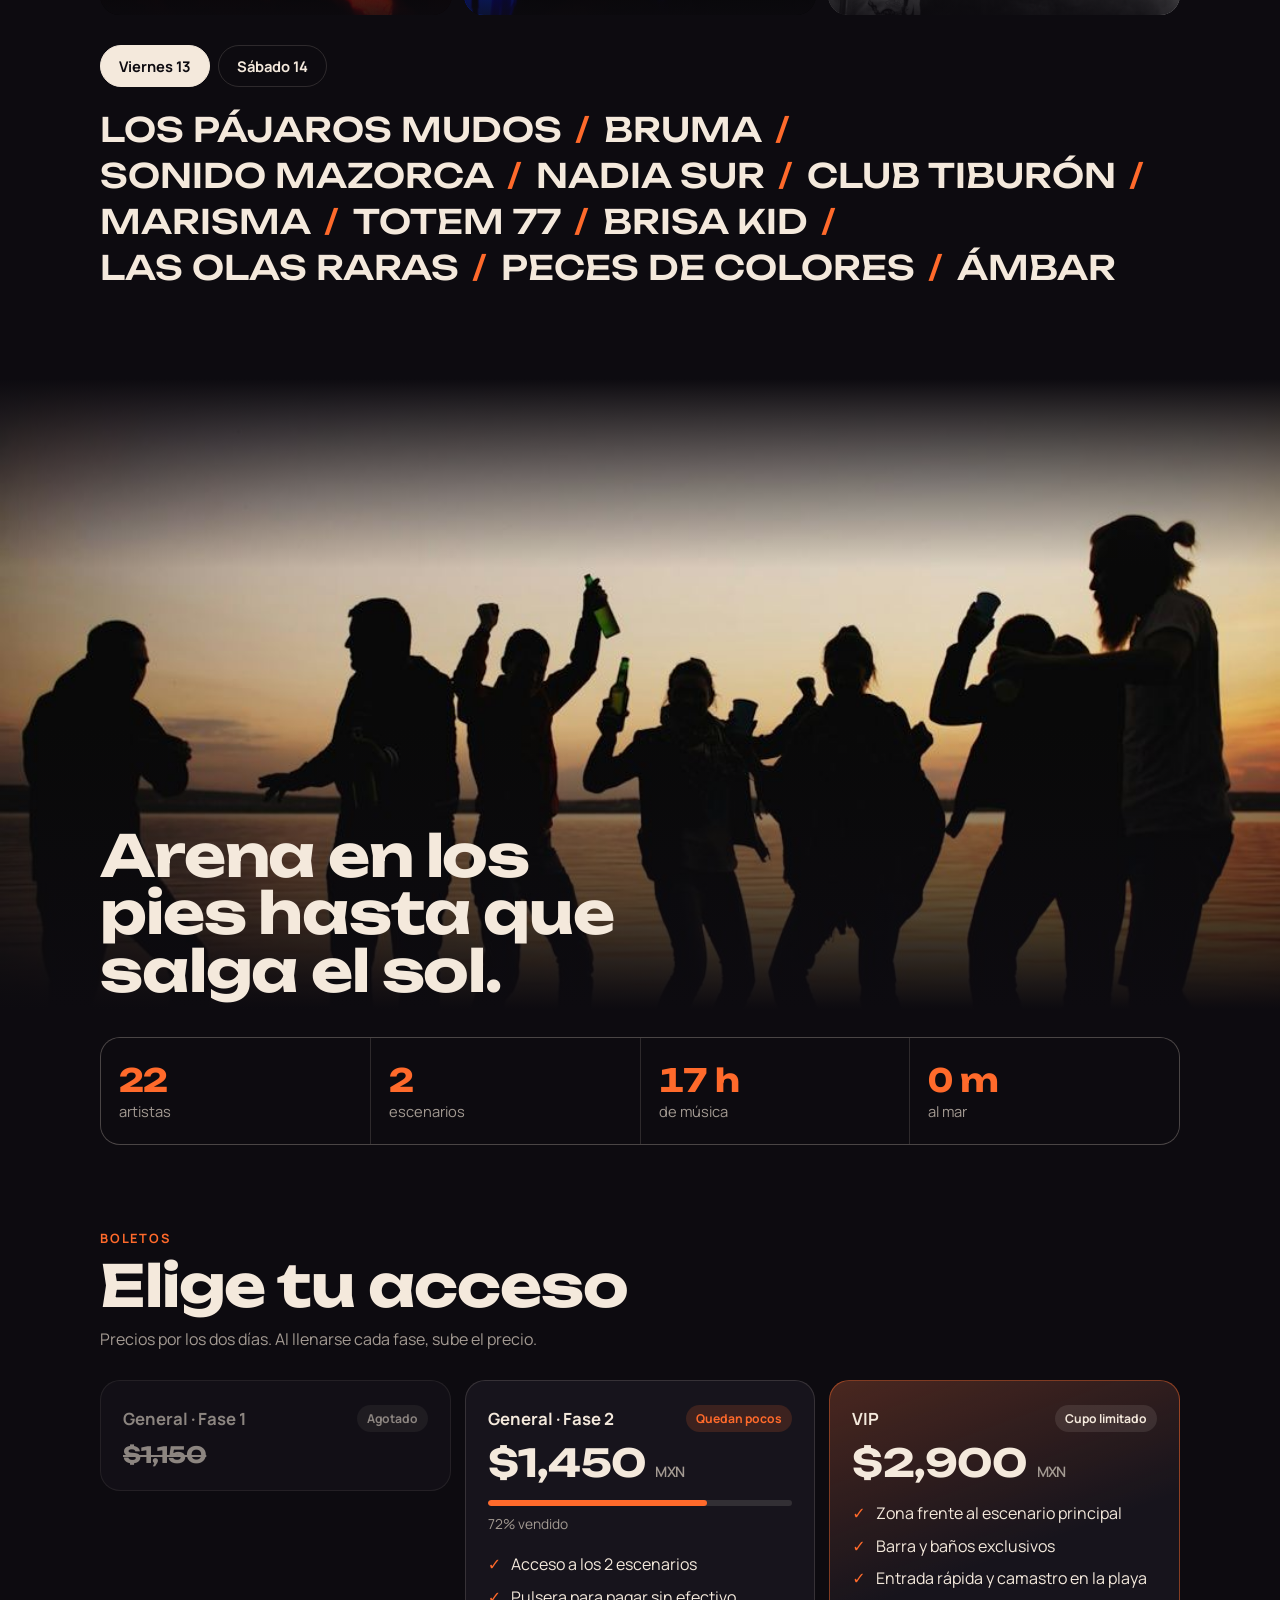
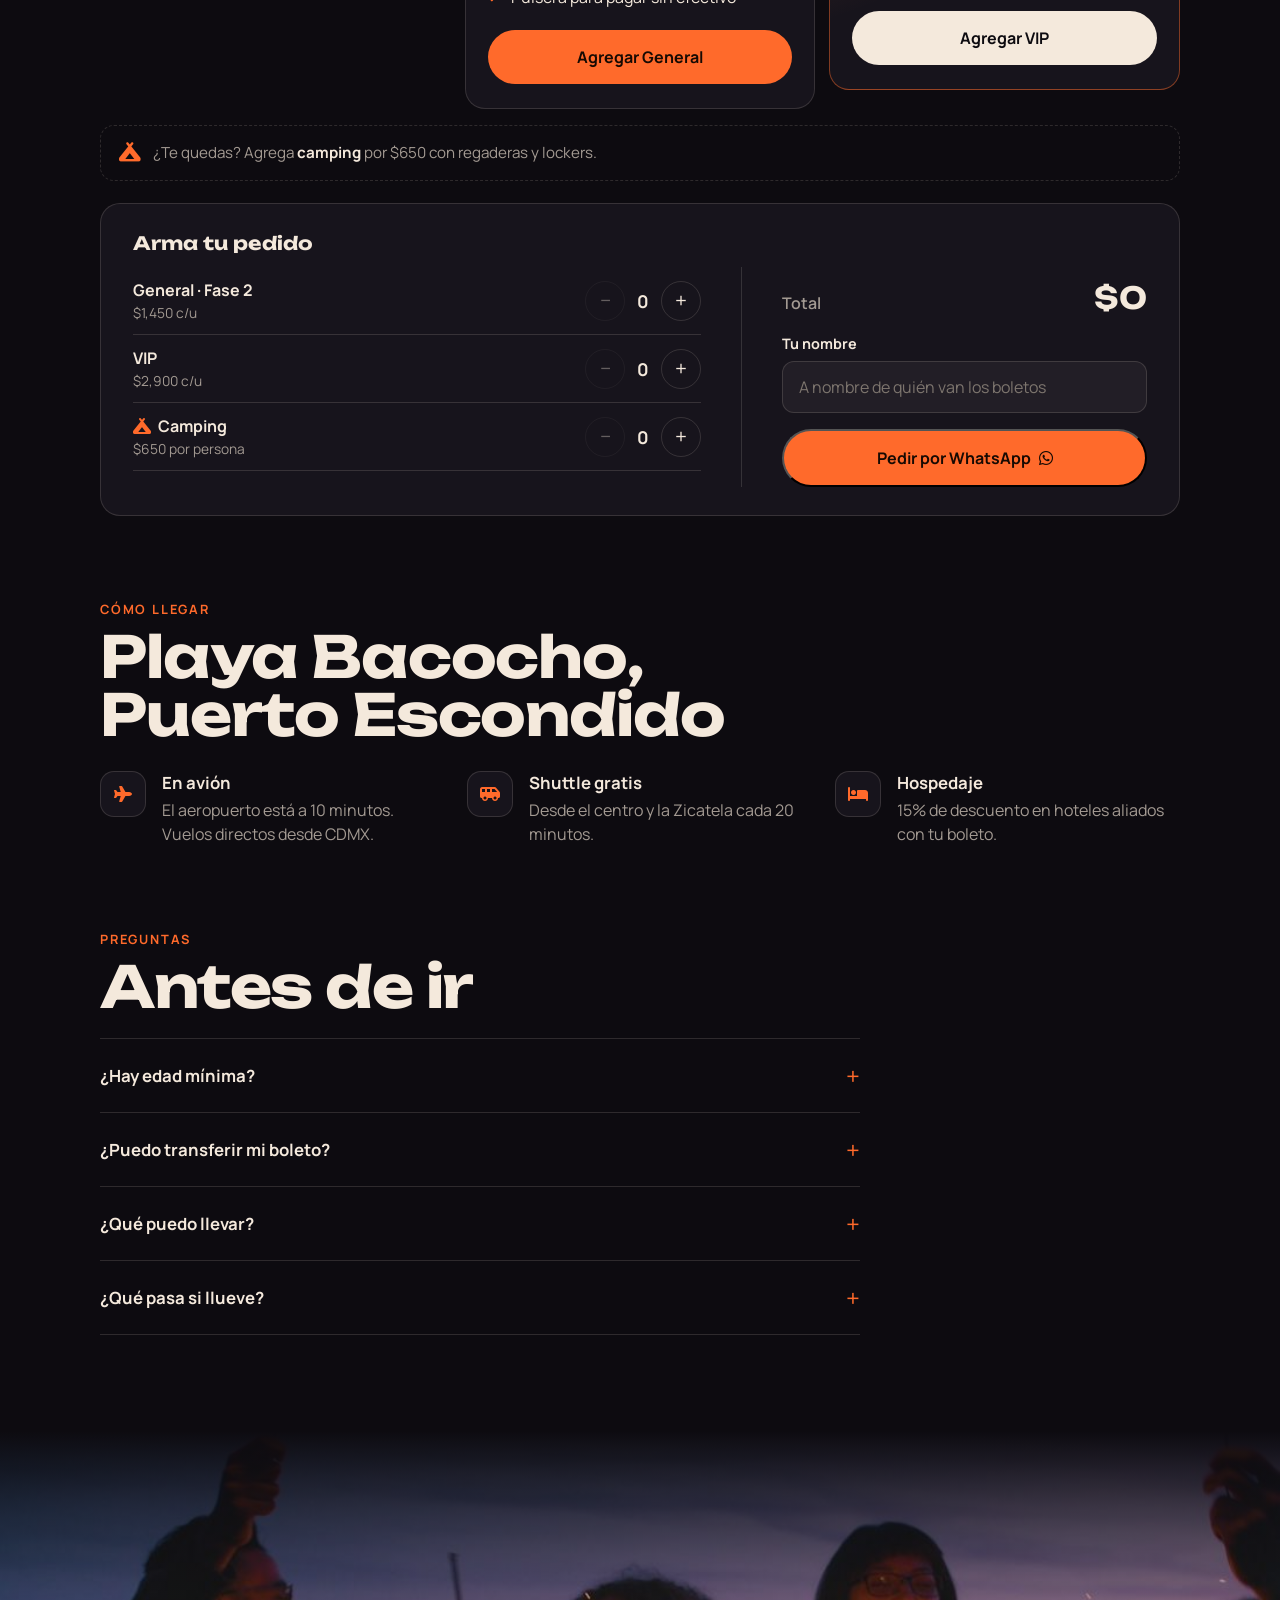
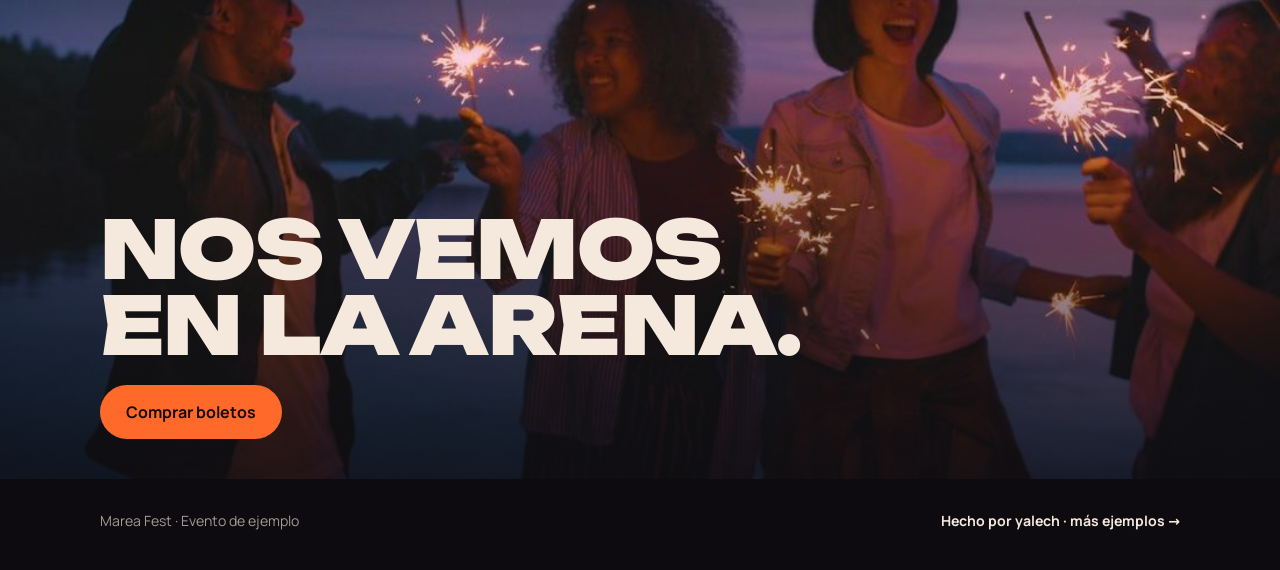
<file: festival/index.html>
<!doctype html>
<html lang="es">
<head>
  <meta charset="utf-8" />
  <meta name="viewport" content="width=device-width, initial-scale=1, viewport-fit=cover" />
  <title>Marea Fest 2027 · Puerto Escondido</title>
  <meta name="description" content="Dos días de música frente al mar. 13 y 14 de marzo de 2027 en Puerto Escondido, Oaxaca." />
  <meta name="theme-color" content="#0d0b10" />
  <!-- Vista previa al compartir (WhatsApp, Facebook…). Al publicar, cambia la ruta de la imagen
       por la URL completa, ej. https://tudominio.com/assets/og.jpg -->
  <meta property="og:type" content="website" />
  <meta property="og:title" content="Marea Fest 2027 · Puerto Escondido" />
  <meta property="og:description" content="Dos días de música frente al mar. 13 y 14 de marzo de 2027 en Puerto Escondido, Oaxaca." />
  <meta property="og:image" content="assets/og.jpg" />
  <meta property="og:image:width" content="1200" />
  <meta property="og:image:height" content="630" />
  <meta name="twitter:card" content="summary_large_image" />
  <link rel="icon" href="favicon.svg" type="image/svg+xml" />
  <link rel="preload" href="../assets/fuentes/manrope-latin-498cf824.woff2" as="font" type="font/woff2" crossorigin />
  <link rel="preload" href="../assets/fuentes/unbounded-latin-1924221f.woff2" as="font" type="font/woff2" crossorigin />
  <link rel="stylesheet" href="../assets/fuentes/unbounded-manrope-eaad2b.css" />
  <link rel="stylesheet" href="../assets/iconos/iconos.css?v=6" />
  <link rel="stylesheet" href="styles.css?v=6" />
  <!-- Información para Google (horario, dirección, precios). No se ve en la página.
       Al publicar con datos reales: cambia telephone, address y la imagen por la URL completa. -->
  <script type="application/ld+json">
  {
    "@context": "https://schema.org",
    "@type": "MusicEvent",
    "name": "Marea Fest 2027",
    "description": "Dos días de música frente al mar en Puerto Escondido, Oaxaca.",
    "image": "assets/og.jpg",
    "startDate": "2027-03-13T16:00:00-06:00",
    "endDate": "2027-03-14T23:59:00-06:00",
    "eventStatus": "https://schema.org/EventScheduled",
    "eventAttendanceMode": "https://schema.org/OfflineEventAttendanceMode",
    "location": {
      "@type": "Place",
      "name": "Playa Bacocho",
      "address": {
        "@type": "PostalAddress",
        "addressLocality": "Puerto Escondido",
        "addressRegion": "Oax.",
        "addressCountry": "MX"
      }
    },
    "organizer": {
      "@type": "Organization",
      "name": "Marea Fest"
    },
    "offers": [
      {
        "@type": "Offer",
        "name": "General · Fase 2",
        "price": "1450",
        "priceCurrency": "MXN",
        "availability": "https://schema.org/LimitedAvailability"
      },
      {
        "@type": "Offer",
        "name": "VIP",
        "price": "2900",
        "priceCurrency": "MXN",
        "availability": "https://schema.org/LimitedAvailability"
      }
    ]
  }
  </script>
  <link rel="stylesheet" href="../assets/muestra.css?v=4" />
</head>
<body>
  <!-- Aviso de ejemplo (ficticio) con regreso y cotizador. Para un cliente real, borra este bloque. -->
  <div class="mu-barra" role="note">
    <span><strong>Ejemplo ficticio</strong><span class="mu-barra-quien"> · hecho por yalech</span></span>
    <a href="../">← Más ejemplos</a>
    <a class="mu-barra-cta" href="../?cotizar=landing&amp;ejemplo=Evento">Quiero una así</a>
  </div>
  <!-- Landing de ejemplo (evento y artistas ficticios). Fotos de Unsplash, uso libre.
       Para cambiar la fecha de la cuenta regresiva, edita data-date en .countdown. -->

  <header class="topbar">
    <a class="logo" href="#">marea<span>27</span></a>
    <a class="topbar-cta" href="#boletos">Boletos</a>
  </header>

  <main>
    <!-- ========== Portada ========== -->
    <section class="hero">
      <img class="hero-bg" src="assets/hero.webp" alt="Artista con los brazos arriba frente al público al atardecer" />
      <div class="hero-inner">
        <p class="hero-date">13—14 marzo 2027<br />Puerto Escondido, Oax.</p>
        <h1 class="title">Marea</h1>
        <p class="lead">Dos días de música frente al mar. 24 artistas, 2 escenarios y el atardecer más bonito del Pacífico.</p>

        <div class="countdown" data-date="2027-03-13T16:00:00-06:00" aria-label="Cuenta regresiva">
          <div><strong data-u="d">--</strong><span>días</span></div>
          <div><strong data-u="h">--</strong><span>horas</span></div>
          <div><strong data-u="m">--</strong><span>min</span></div>
          <div><strong data-u="s">--</strong><span>seg</span></div>
        </div>

        <div class="hero-actions">
          <a class="btn btn--sun" href="#boletos">Comprar boletos</a>
          <a class="btn btn--ghost" href="#cartel">Ver cartel</a>
        </div>
      </div>
    </section>

    <!-- Banda de artistas en movimiento (decorativa; el texto se repite dos veces para que el giro no se corte) -->
    <div class="marquee" aria-hidden="true">
      <div class="marquee-track"><span>Luna Volcán</span><span>Dalia Neón</span><span>Coral</span><span>Bruma</span><span>Sonido Mazorca</span><span>Fuego Lento</span><span>Club Tiburón</span><span>Las Gaviotas</span><span>Nadia Sur</span><span>Arrecife</span><span>Mango Club</span><span>Marisma</span><span>Luna Volcán</span><span>Dalia Neón</span><span>Coral</span><span>Bruma</span><span>Sonido Mazorca</span><span>Fuego Lento</span><span>Club Tiburón</span><span>Las Gaviotas</span><span>Nadia Sur</span><span>Arrecife</span><span>Mango Club</span><span>Marisma</span></div>
    </div>

    <!-- ========== Cartel ========== -->
    <section class="section" id="cartel" aria-labelledby="cartel-title">
      <p class="eyebrow">Cartel</p>
      <h2 class="h2" id="cartel-title">Quién toca</h2>

      <ul class="headliners">
        <li class="headliner">
          <img src="assets/rojo.jpg" alt="Luna Volcán en el escenario con luz roja" loading="lazy" />
          <div><span>Viernes</span><h3>Luna Volcán</h3></div>
        </li>
        <li class="headliner">
          <img src="assets/azul.jpg" alt="Dalia Neón en el escenario con luz azul" loading="lazy" />
          <div><span>Sábado</span><h3>Dalia Neón</h3></div>
        </li>
        <li class="headliner">
          <img src="assets/humo.jpg" alt="Coral cantando entre humo" loading="lazy" />
          <div><span>Sábado</span><h3>Coral</h3></div>
        </li>
      </ul>

      <!-- Pestañas por día -->
      <div class="days" role="tablist" aria-label="Día">
        <button class="day is-active" role="tab" aria-selected="true" data-day="vie">Viernes 13</button>
        <button class="day" role="tab" aria-selected="false" data-day="sab">Sábado 14</button>
      </div>
      <ul class="lineup" data-day="vie">
        <li>Los Pájaros Mudos</li><li>Bruma</li><li>Sonido Mazorca</li><li>Nadia Sur</li>
        <li>Club Tiburón</li><li>Marisma</li><li>Totem 77</li><li>Brisa Kid</li>
        <li>Las Olas Raras</li><li>Peces de Colores</li><li>Ámbar</li>
      </ul>
      <ul class="lineup" data-day="sab" hidden>
        <li>Fuego Lento</li><li>Las Gaviotas</li><li>Arrecife</li><li>Salitre</li>
        <li>Mango Club</li><li>Noche Tropical</li><li>Río Rojo</li><li>Kiki Coral</li>
        <li>Medusa</li><li>Los del Faro</li><li>Palma</li>
      </ul>
    </section>

    <!-- ========== Experiencia ========== -->
    <section class="vibe" aria-labelledby="vibe-title">
      <img src="assets/playa.jpg" alt="Personas bailando en la playa al atardecer" loading="lazy" />
      <div class="vibe-text">
        <h2 class="h2" id="vibe-title">Arena en los pies hasta que salga el sol.</h2>
      </div>
    </section>
    <section class="section section--tight">
      <ul class="facts">
        <li><strong>24</strong><span>artistas</span></li>
        <li><strong>2</strong><span>escenarios</span></li>
        <li><strong>18 h</strong><span>de música</span></li>
        <li><strong>0 m</strong><span>al mar</span></li>
      </ul>
    </section>

    <!-- ========== Boletos ========== -->
    <section class="section" id="boletos" aria-labelledby="boletos-title">
      <p class="eyebrow">Boletos</p>
      <h2 class="h2" id="boletos-title">Elige tu acceso</h2>
      <p class="sub">Precios por los dos días. Al llenarse cada fase, sube el precio.</p>

      <div class="tickets">
        <article class="ticket ticket--sold">
          <div class="ticket-top"><h3>General · Fase 1</h3><span class="badge">Agotado</span></div>
          <p class="ticket-price">$1,150</p>
        </article>

        <article class="ticket">
          <div class="ticket-top"><h3>General · Fase 2</h3><span class="badge badge--hot">Quedan pocos</span></div>
          <p class="ticket-price">$1,450 <small>MXN</small></p>
          <div class="meter"><span style="width: 72%"></span></div>
          <p class="meter-text">72% vendido</p>
          <ul class="ticket-list">
            <li>Acceso a los 2 escenarios</li>
            <li>Pulsera para pagar sin efectivo</li>
          </ul>
          <a class="btn btn--sun btn--block" href="#pedido" data-agregar="general">Agregar General</a>
        </article>

        <article class="ticket ticket--vip">
          <div class="ticket-top"><h3>VIP</h3><span class="badge">Cupo limitado</span></div>
          <p class="ticket-price">$2,900 <small>MXN</small></p>
          <ul class="ticket-list">
            <li>Zona frente al escenario principal</li>
            <li>Barra y baños exclusivos</li>
            <li>Entrada rápida y camastro en la playa</li>
          </ul>
          <a class="btn btn--light btn--block" href="#pedido" data-agregar="vip">Agregar VIP</a>
        </article>
      </div>

      <p class="addon"><i class="fa-solid fa-campground"></i><span>¿Te quedas? Agrega <strong>camping</strong> por $650 con regaderas y lockers.</span></p>

      <!-- Pedido: suma boletos y camping, muestra el total y arma el mensaje de WhatsApp.
           Los precios salen de data-precio; si cambias uno aquí, cámbialo también en su tarjeta. -->
      <form class="order" id="pedido" novalidate>
        <h3 class="order-title">Arma tu pedido</h3>
        <div class="order-items">
        <div class="order-row" data-item="general" data-nombre="General" data-precio="1450">
          <div><strong>General · Fase 2</strong><span>$1,450 c/u</span></div>
          <div class="stepper">
            <button type="button" data-paso="-1" aria-label="Quitar un boleto General">−</button>
            <output aria-live="polite">0</output>
            <button type="button" data-paso="1" aria-label="Agregar un boleto General">+</button>
          </div>
        </div>
        <div class="order-row" data-item="vip" data-nombre="VIP" data-precio="2900">
          <div><strong>VIP</strong><span>$2,900 c/u</span></div>
          <div class="stepper">
            <button type="button" data-paso="-1" aria-label="Quitar un boleto VIP">−</button>
            <output aria-live="polite">0</output>
            <button type="button" data-paso="1" aria-label="Agregar un boleto VIP">+</button>
          </div>
        </div>
        <div class="order-row" data-item="camping" data-nombre="Camping" data-precio="650">
          <div><strong><i class="fa-solid fa-campground"></i> Camping</strong><span>$650 por persona</span></div>
          <div class="stepper">
            <button type="button" data-paso="-1" aria-label="Quitar un lugar de camping">−</button>
            <output aria-live="polite">0</output>
            <button type="button" data-paso="1" aria-label="Agregar un lugar de camping">+</button>
          </div>
        </div>
        </div>
        <div class="order-side">
        <p class="order-total"><span>Total</span><strong data-total>$0</strong></p>
        <label class="field">
          <span>Tu nombre</span>
          <input type="text" name="nombre" maxlength="40" autocomplete="given-name" placeholder="A nombre de quién van los boletos" />
        </label>
        <p class="form-error" role="alert"></p>
        <button class="btn btn--sun btn--block" type="submit">Pedir por WhatsApp <i class="fa-brands fa-whatsapp"></i></button>
        </div>
      </form>
    </section>

    <!-- ========== Cómo llegar ========== -->
    <section class="section" aria-labelledby="llegar-title">
      <p class="eyebrow">Cómo llegar</p>
      <h2 class="h2" id="llegar-title">Playa Bacocho, Puerto Escondido</h2>
      <ul class="howto">
        <li><i class="fa-solid fa-plane"></i><div><strong>En avión</strong><span>El aeropuerto está a 10 minutos. Vuelos directos desde CDMX.</span></div></li>
        <li><i class="fa-solid fa-van-shuttle"></i><div><strong>Shuttle gratis</strong><span>Desde el centro y la Zicatela cada 20 minutos.</span></div></li>
        <li><i class="fa-solid fa-bed"></i><div><strong>Hospedaje</strong><span>15% de descuento en hoteles aliados con tu boleto.</span></div></li>
      </ul>
    </section>

    <!-- ========== Preguntas ========== -->
    <section class="section" aria-labelledby="faq-title">
      <p class="eyebrow">Preguntas</p>
      <h2 class="h2" id="faq-title">Antes de ir</h2>
      <div class="faq">
        <details>
          <summary>¿Hay edad mínima?</summary>
          <p>Es para mayores de 18 años. Lleva una identificación oficial.</p>
        </details>
        <details>
          <summary>¿Puedo transferir mi boleto?</summary>
          <p>Sí, hasta 48 horas antes del festival, sin costo.</p>
        </details>
        <details>
          <summary>¿Qué puedo llevar?</summary>
          <p>Bloqueador, sombrero, termo vacío para agua (hay recarga gratis) y una chamarra ligera para la noche.</p>
        </details>
        <details>
          <summary>¿Qué pasa si llueve?</summary>
          <p>El festival sigue. Si se cancela por clima, te devolvemos el 100% de tu boleto.</p>
        </details>
      </div>
    </section>

    <!-- ========== Cierre ========== -->
    <section class="outro">
      <img src="assets/bengalas.jpg" alt="" aria-hidden="true" loading="lazy" />
      <div class="outro-text">
        <p class="outro-title">Nos vemos en la arena.</p>
        <a class="btn btn--sun" href="#boletos">Comprar boletos</a>
      </div>
    </section>
  </main>

  <footer class="footer">
    <span>Marea Fest · Evento de ejemplo</span>
    <a href="../">Hecho por yalech · más ejemplos →</a>
  </footer>

  <!-- Barra fija en celular -->
  <div class="buybar" aria-hidden="true">
    <span><small>Fase 2</small><strong>$1,450</strong></span>
    <a class="btn btn--sun" href="#boletos" tabindex="-1">Comprar</a>
  </div>

  <script src="../assets/motion.js"></script>
  <script>
    // Cuenta regresiva
    const cd = document.querySelector('.countdown');
    const target = new Date(cd.dataset.date).getTime();
    const units = { d: 86400000, h: 3600000, m: 60000, s: 1000 };
    const tick = () => {
      let left = Math.max(0, target - Date.now());
      for (const [u, ms] of Object.entries(units)) {
        const n = Math.floor(left / ms);
        left -= n * ms;
        const el = cd.querySelector(`[data-u="${u}"]`);
        const v = String(n).padStart(2, '0');
        if (el.textContent === v) continue;
        el.textContent = v;
        // El número nuevo cae desde arriba
        el.classList.remove('tick'); void el.offsetWidth; el.classList.add('tick');
      }
    };
    tick();
    setInterval(tick, 1000);

    // Pestañas del cartel (los nombres del día elegido entran uno tras otro)
    const tabs = document.querySelectorAll('.day');
    tabs.forEach(tab => tab.addEventListener('click', () => {
      tabs.forEach(t => { t.classList.toggle('is-active', t === tab); t.setAttribute('aria-selected', t === tab); });
      document.querySelectorAll('.lineup').forEach(l => {
        l.hidden = l.dataset.day !== tab.dataset.day;
        if (!l.hidden) [...l.children].forEach((li, i) => { li.style.animationDelay = i * 40 + 'ms'; li.classList.remove('in'); void li.offsetWidth; li.classList.add('in'); });
      });
    }));

    // Efectos al bajar
    motion.reveal('.eyebrow, .h2, .sub, .days, .addon, .outro-title, .outro .btn');
    motion.stagger('.headliners, .lineup:not([hidden]), .facts, .tickets, .howto, .faq');
    motion.count('.facts strong');
    // La barra de "vendido" se llena al verla
    const meter = document.querySelector('.meter span');
    if (meter && !motion.calm) {
      const fill = meter.style.width;
      meter.style.width = '0%';
      new IntersectionObserver((e, o) => { if (e[0].isIntersecting) { o.disconnect(); setTimeout(() => meter.style.width = fill, 400); } }, { threshold: 1 }).observe(meter);
    }

    // Barra de compra
    // ---------- Pedido de boletos ----------
    const WHATSAPP = '520000000000'; // ← número del festival (52 + 10 dígitos)
    const MAX = 10;
    const pedido = document.querySelector('#pedido');
    const filas = [...pedido.querySelectorAll('.order-row')];
    const cant = {};
    const pesos = n => '$' + n.toLocaleString('es-MX');
    const pintar = () => {
      let total = 0;
      for (const f of filas) {
        const n = cant[f.dataset.item] || 0;
        f.querySelector('output').textContent = n;
        f.querySelector('[data-paso="-1"]').disabled = n === 0;
        f.querySelector('[data-paso="1"]').disabled = n === MAX;
        f.classList.toggle('is-on', n > 0);
        total += n * Number(f.dataset.precio);
      }
      pedido.querySelector('[data-total]').textContent = pesos(total);
    };
    const sumar = (item, paso) => {
      if (!filas.some(f => f.dataset.item === item)) return;
      cant[item] = Math.min(MAX, Math.max(0, (cant[item] || 0) + paso));
      pintar();
    };
    filas.forEach(f => f.querySelectorAll('[data-paso]').forEach(b =>
      b.addEventListener('click', () => sumar(f.dataset.item, Number(b.dataset.paso)))));
    // «Agregar General / VIP» en las tarjetas: suma uno y baja al pedido
    document.querySelectorAll('[data-agregar]').forEach(a => a.addEventListener('click', () => sumar(a.dataset.agregar, 1)));
    pintar();

    const error = pedido.querySelector('.form-error');
    const limpiar = (texto, max) => texto.replace(/[\u0000-\u001f\u007f]/g, ' ').replace(/\s+/g, ' ').trim().slice(0, max);
    pedido.addEventListener('submit', e => {
      e.preventDefault();
      const nombre = limpiar(pedido.nombre.value, 40);
      const lineas = filas.filter(f => cant[f.dataset.item] > 0);
      if (!(cant.general > 0 || cant.vip > 0)) { document.querySelector('[data-item=general] [data-paso="1"]')?.focus(); return (error.textContent = 'Agrega al menos un boleto General o VIP.'); }
      if (nombre.length < 2) { pedido.nombre.focus(); return (error.textContent = 'Escribe tu nombre para apartar los boletos.'); }
      error.textContent = '';
      const total = lineas.reduce((t, f) => t + cant[f.dataset.item] * Number(f.dataset.precio), 0);
      const msg = `Hola, soy ${nombre}. Quiero boletos para Marea 2027:\n`
        + lineas.map(f => `• ${cant[f.dataset.item]} × ${f.dataset.nombre} (${pesos(cant[f.dataset.item] * Number(f.dataset.precio))})`).join('\n')
        + `\nTotal: ${pesos(total)} MXN`;
      if (window.muestra) return muestra.whatsapp(msg); // plantilla de ejemplo
      window.open(`https://wa.me/${WHATSAPP}?text=${encodeURIComponent(msg)}`, '_blank', 'noopener');
    });

    const bar = document.querySelector('.buybar');
    const hero = document.querySelector('.hero');
    const tickets = document.querySelector('#boletos');
    const topbar = document.querySelector('.topbar');
    const update = () => {
      const pastHero = hero.getBoundingClientRect().bottom < 0;
      const t = tickets.getBoundingClientRect();
      bar.classList.toggle('show', pastHero && !(t.top < innerHeight && t.bottom > 0));
      topbar.classList.toggle('is-solid', scrollY > 40);
    };
    addEventListener('scroll', update, { passive: true });
    addEventListener('resize', update);
    update();
  </script>
  <!-- Modo muestra (ejemplo ficticio). Para un cliente real, borra la siguiente línea. -->
  <script src="../assets/muestra.js?v=4" data-servicio="landing" data-ejemplo="Evento" data-para="Marea Fest 2027"></script>
  <script src="../assets/errores.js?v=1"></script>
</body>
</html>
</file>
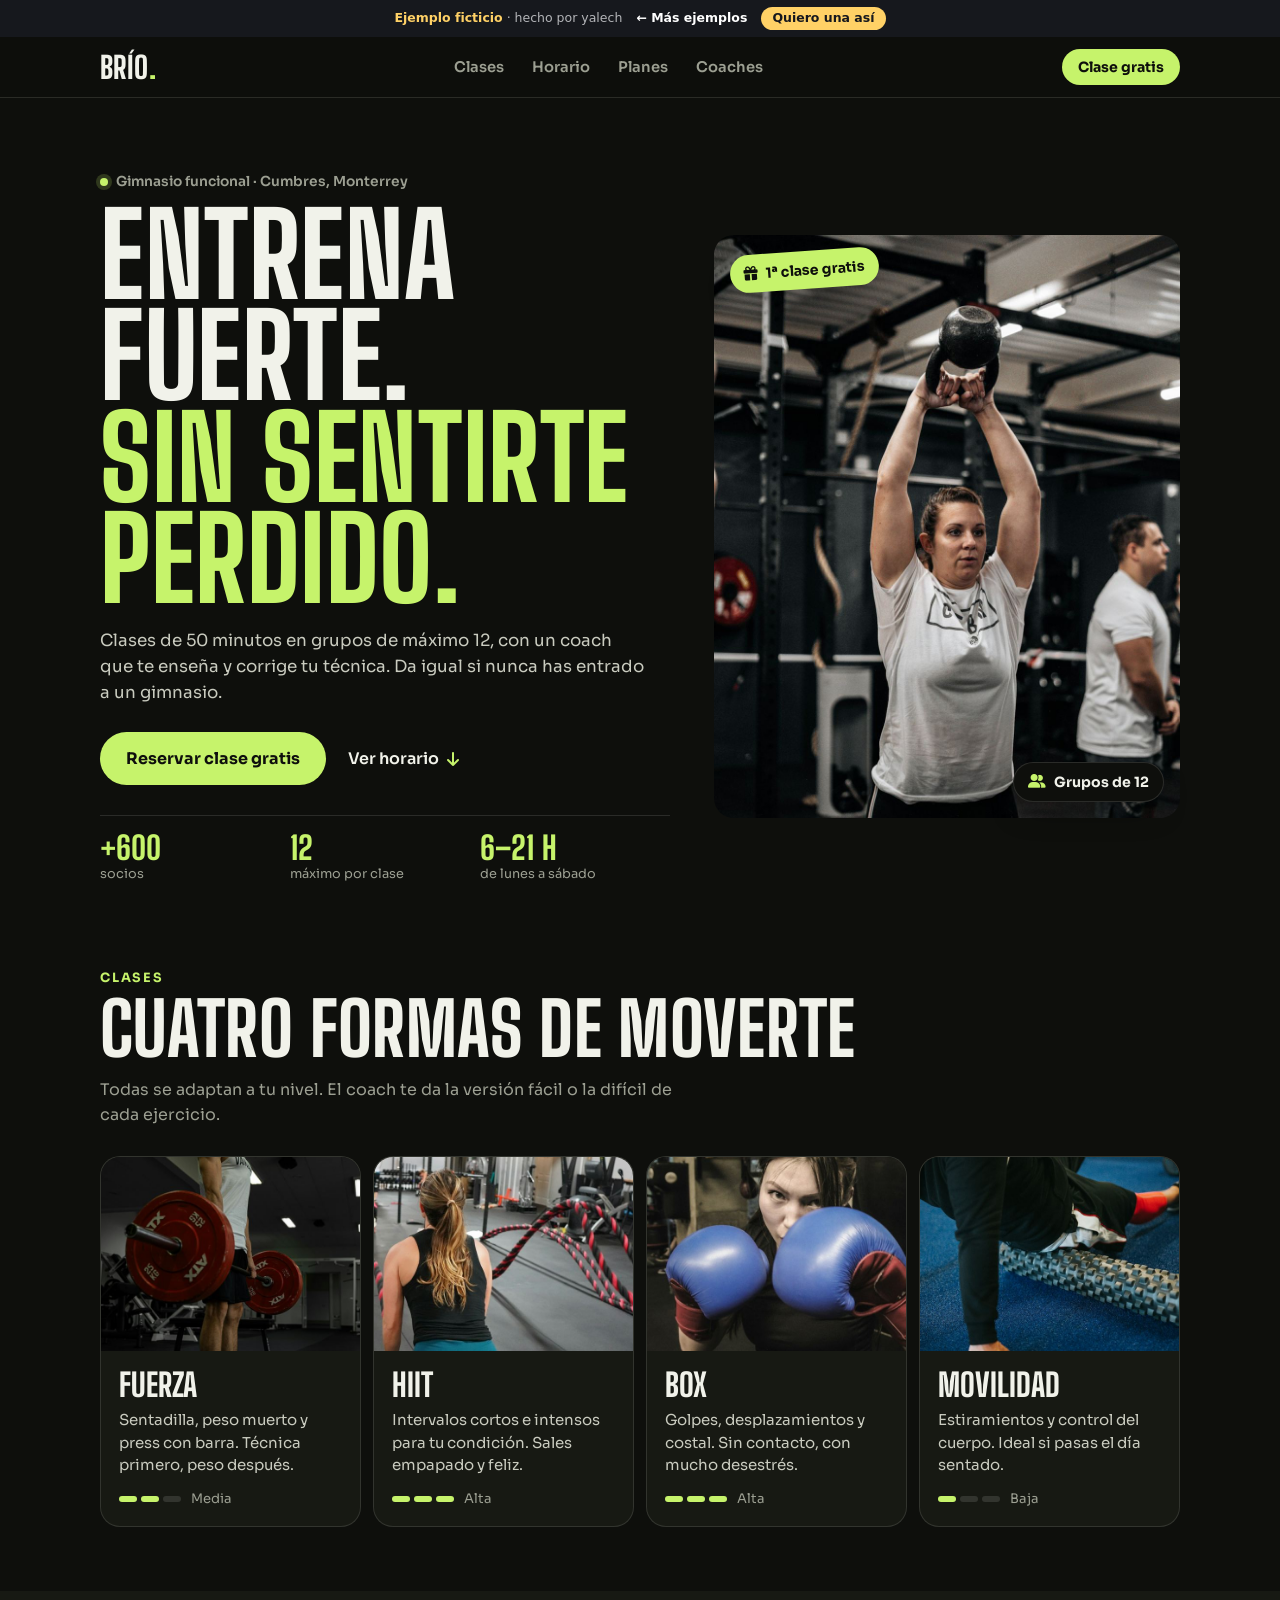
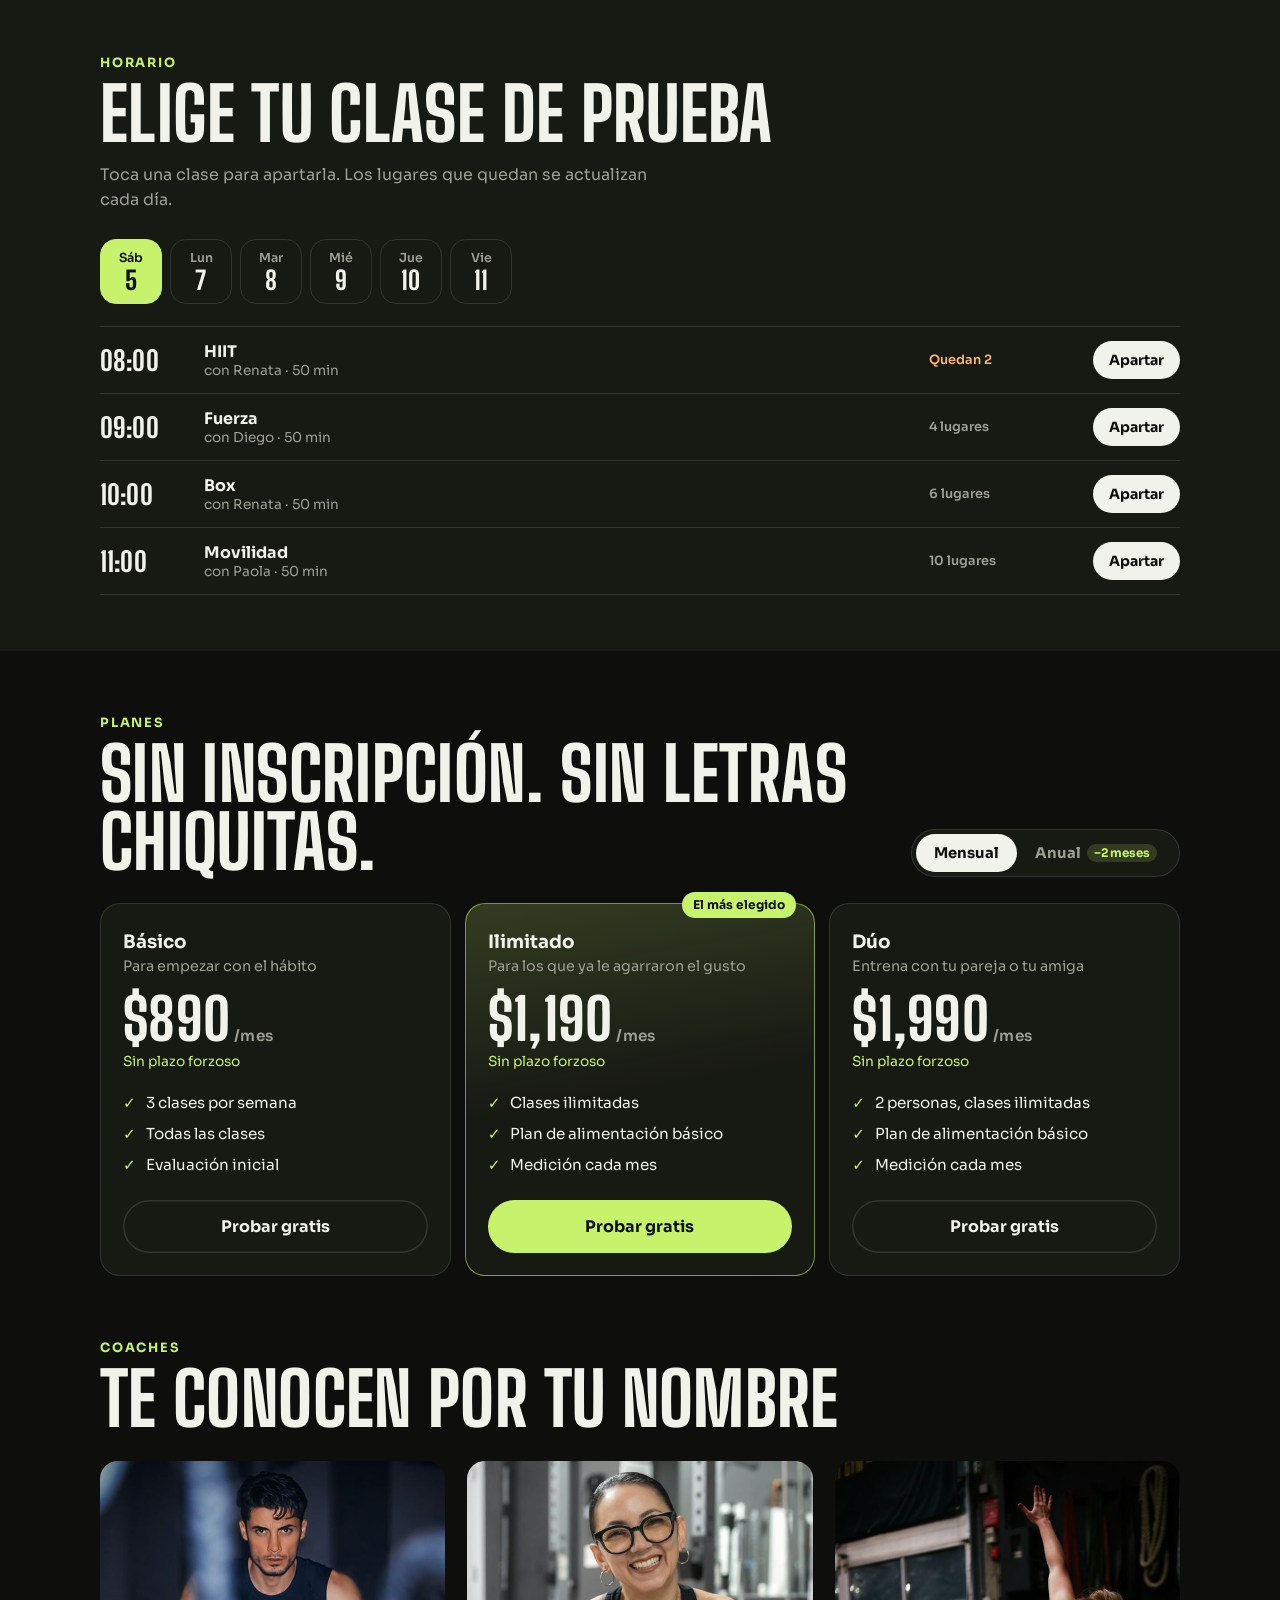
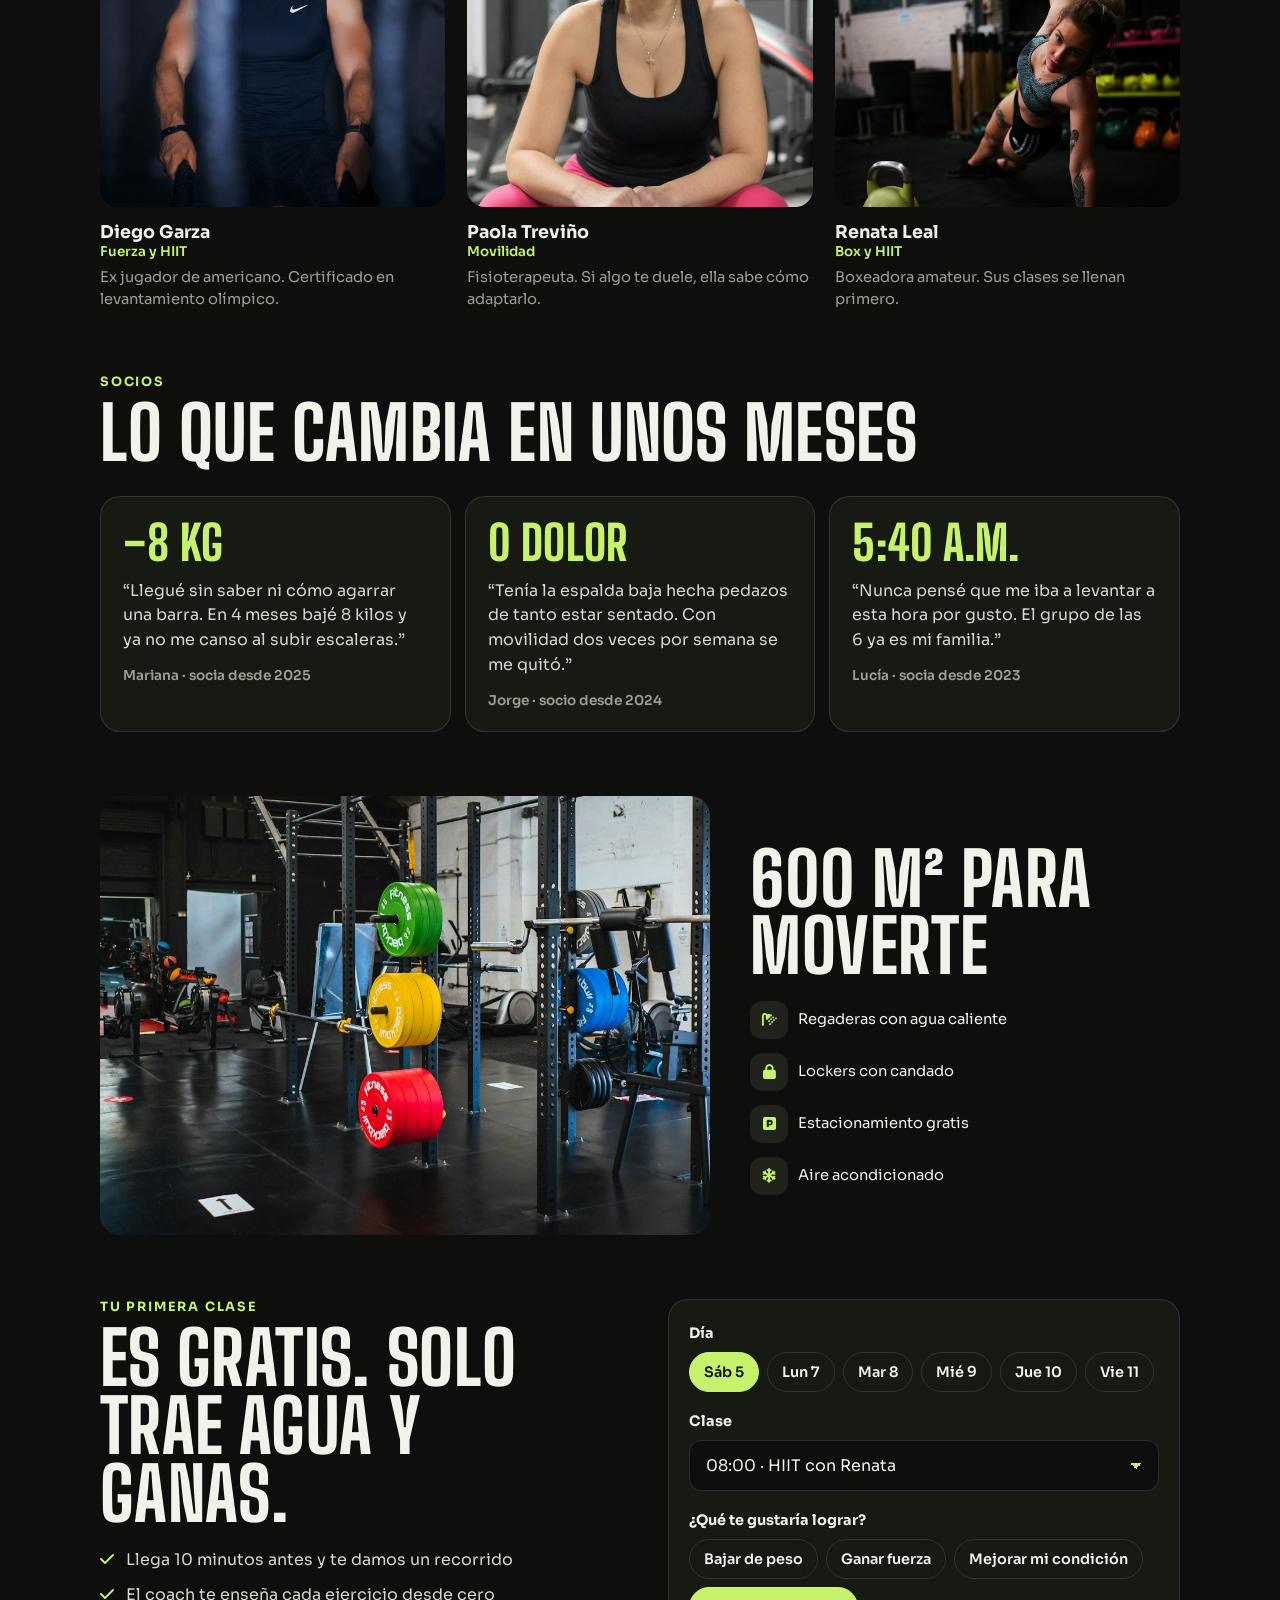
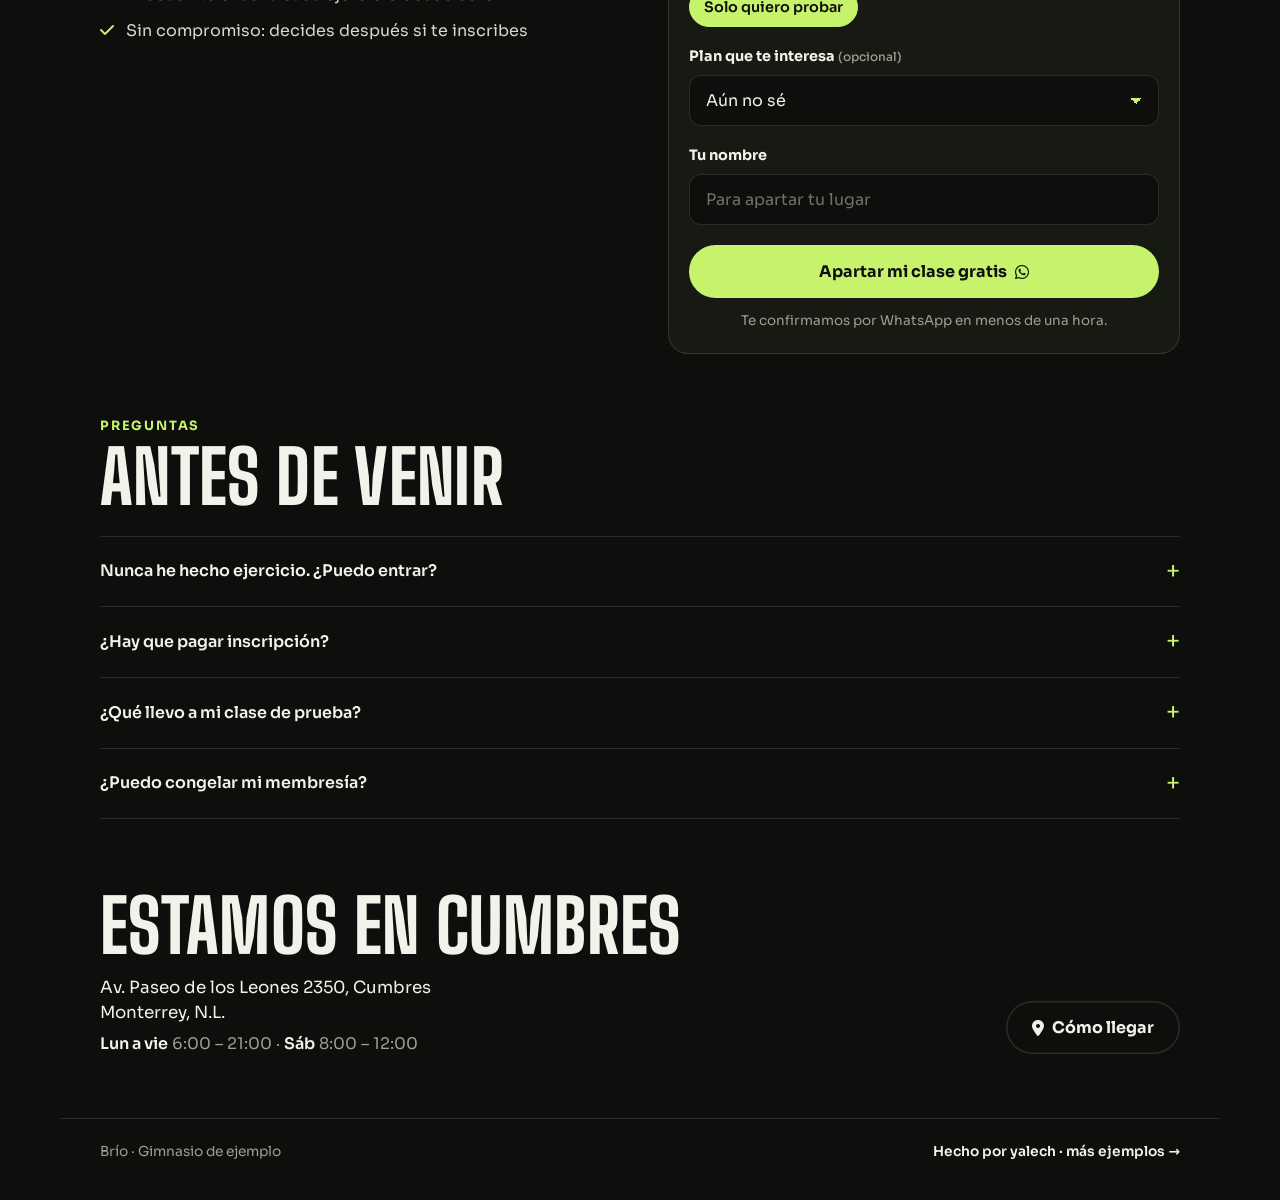
<file: gimnasio/index.html>
<!doctype html>
<html lang="es">
<head>
  <meta charset="utf-8" />
  <meta name="viewport" content="width=device-width, initial-scale=1, viewport-fit=cover" />
  <title>Brío · Gimnasio funcional en Monterrey</title>
  <meta name="description" content="Clases de fuerza, HIIT, box y movilidad en grupos de máximo 12, con coach. Tu primera clase es gratis. Cumbres, Monterrey." />
  <meta name="theme-color" content="#0e0f0c" />
  <!-- Vista previa al compartir (WhatsApp, Facebook…). Al publicar, cambia la ruta de la imagen
       por la URL completa, ej. https://tudominio.com/assets/og.jpg -->
  <meta property="og:type" content="website" />
  <meta property="og:title" content="Brío · Gimnasio funcional en Monterrey" />
  <meta property="og:description" content="Grupos de máximo 12 y un coach que corrige tu técnica. Tu primera clase es gratis." />
  <meta property="og:image" content="assets/og.jpg" />
  <meta property="og:image:width" content="1200" />
  <meta property="og:image:height" content="630" />
  <meta name="twitter:card" content="summary_large_image" />
  <link rel="icon" href="favicon.svg" type="image/svg+xml" />
  <link rel="preload" href="../assets/fuentes/big-shoulders-display-latin-caf8e2fb.woff2" as="font" type="font/woff2" crossorigin />
  <link rel="preload" href="../assets/fuentes/sora-latin-779e9507.woff2" as="font" type="font/woff2" crossorigin />
  <link rel="stylesheet" href="../assets/fuentes/bigshouldersdisplay-sora-7f91ec.css" />
  <link rel="stylesheet" href="../assets/iconos/iconos.css?v=6" />
  <link rel="stylesheet" href="styles.css?v=2" />
  <!-- Información para Google (horario, dirección, precios). No se ve en la página.
       Al publicar con datos reales: cambia telephone, address y la imagen por la URL completa. -->
  <script type="application/ld+json">
  {
    "@context": "https://schema.org",
    "@type": "ExerciseGym",
    "name": "Brío",
    "description": "Gimnasio funcional con clases de fuerza, HIIT, box y movilidad en grupos de máximo 12.",
    "image": "assets/og.jpg",
    "telephone": "+520000000000",
    "priceRange": "$$",
    "address": {
      "@type": "PostalAddress",
      "streetAddress": "Av. Paseo de los Leones 2350, Cumbres",
      "addressLocality": "Monterrey",
      "addressRegion": "N.L.",
      "addressCountry": "MX"
    },
    "openingHoursSpecification": [
      {
        "@type": "OpeningHoursSpecification",
        "dayOfWeek": [
          "Monday",
          "Tuesday",
          "Wednesday",
          "Thursday",
          "Friday"
        ],
        "opens": "06:00",
        "closes": "21:00"
      },
      {
        "@type": "OpeningHoursSpecification",
        "dayOfWeek": [
          "Saturday"
        ],
        "opens": "08:00",
        "closes": "12:00"
      }
    ]
  }
  </script>
  <link rel="stylesheet" href="../assets/muestra.css?v=4" />
</head>
<body>
  <!-- Aviso de ejemplo (ficticio) con regreso y cotizador. Para un cliente real, borra este bloque. -->
  <div class="mu-barra" role="note">
    <span><strong>Ejemplo ficticio</strong><span class="mu-barra-quien"> · hecho por yalech</span></span>
    <a href="../">← Más ejemplos</a>
    <a class="mu-barra-cta" href="../?cotizar=landing&amp;ejemplo=Gimnasio">Quiero una así</a>
  </div>
  <!-- Landing de ejemplo (gimnasio ficticio). Fotos de Unsplash, uso libre.
       Para cambiar el número de WhatsApp, edita WHATSAPP al inicio del script del final.
       El horario de clases y los lugares que quedan están en HORARIO, también en el script. -->

  <header class="topbar">
    <a class="logo" href="#">BRÍO<span aria-hidden="true">.</span></a>
    <nav class="nav" aria-label="Secciones">
      <a href="#clases">Clases</a>
      <a href="#horario">Horario</a>
      <a href="#planes">Planes</a>
      <a href="#coaches">Coaches</a>
    </nav>
    <a class="topbar-cta" href="#prueba">Clase gratis</a>
  </header>

  <main>
    <!-- ========== Portada ========== -->
    <section class="hero">
      <div class="hero-text">
        <p class="kicker"><span class="dot" aria-hidden="true"></span> Gimnasio funcional · Cumbres, Monterrey</p>
        <h1 class="title">Entrena fuerte. <em>Sin sentirte perdido.</em></h1>
        <p class="lead">Clases de 50 minutos en grupos de máximo 12, con un coach que te enseña y corrige tu técnica. Da igual si nunca has entrado a un gimnasio.</p>
        <div class="hero-actions">
          <a class="btn btn--lime" href="#prueba">Reservar clase gratis</a>
          <a class="btn-link" href="#horario">Ver horario <i class="fa-solid fa-arrow-down"></i></a>
        </div>
        <ul class="stats">
          <li><strong data-count="600">+600</strong><span>socios</span></li>
          <li><strong>12</strong><span>máximo por clase</span></li>
          <li><strong>6–21 h</strong><span>de lunes a sábado</span></li>
        </ul>
      </div>
      <figure class="hero-media">
        <img src="assets/hero.jpg" alt="Mujer levantando una kettlebell sobre la cabeza en el gimnasio" />
        <figcaption class="sticker sticker--a"><i class="fa-solid fa-gift"></i> 1ª clase gratis</figcaption>
        <p class="sticker sticker--b" aria-hidden="true"><i class="fa-solid fa-user-group"></i> Grupos de 12</p>
      </figure>
    </section>

    <!-- ========== Clases ========== -->
    <section class="section" id="clases" aria-labelledby="clases-title">
      <p class="eyebrow">Clases</p>
      <h2 class="h2" id="clases-title">Cuatro formas de moverte</h2>
      <p class="sub">Todas se adaptan a tu nivel. El coach te da la versión fácil o la difícil de cada ejercicio.</p>
      <ul class="classes" tabindex="0" aria-label="Tipos de clase (desliza para ver más)">
        <li class="class-card">
          <img src="assets/c-fuerza.jpg" alt="Hombre levantando una barra con discos rojos" loading="lazy" />
          <div class="class-info">
            <h3>Fuerza</h3>
            <p>Sentadilla, peso muerto y press con barra. Técnica primero, peso después.</p>
            <p class="intensity" aria-label="Intensidad media"><span class="on"></span><span class="on"></span><span></span> Media</p>
          </div>
        </li>
        <li class="class-card">
          <img src="assets/c-hiit.jpg" alt="Mujer entrenando con cuerdas de batalla" loading="lazy" />
          <div class="class-info">
            <h3>HIIT</h3>
            <p>Intervalos cortos e intensos para tu condición. Sales empapado y feliz.</p>
            <p class="intensity" aria-label="Intensidad alta"><span class="on"></span><span class="on"></span><span class="on"></span> Alta</p>
          </div>
        </li>
        <li class="class-card">
          <img src="assets/c-box.jpg" alt="Mujer en guardia con guantes de box" loading="lazy" />
          <div class="class-info">
            <h3>Box</h3>
            <p>Golpes, desplazamientos y costal. Sin contacto, con mucho desestrés.</p>
            <p class="intensity" aria-label="Intensidad alta"><span class="on"></span><span class="on"></span><span class="on"></span> Alta</p>
          </div>
        </li>
        <li class="class-card">
          <img src="assets/c-movilidad.jpg" alt="Persona estirando la espalda sobre un rodillo de espuma" loading="lazy" />
          <div class="class-info">
            <h3>Movilidad</h3>
            <p>Estiramientos y control del cuerpo. Ideal si pasas el día sentado.</p>
            <p class="intensity" aria-label="Intensidad baja"><span class="on"></span><span></span><span></span> Baja</p>
          </div>
        </li>
      </ul>
    </section>

    <!-- ========== Horario ==========
         Se llena solo desde HORARIO (en el script). Muestra los próximos 6 días que abrimos. -->
    <section class="section section--panel" id="horario" aria-labelledby="horario-title">
      <p class="eyebrow">Horario</p>
      <h2 class="h2" id="horario-title">Elige tu clase de prueba</h2>
      <p class="sub">Toca una clase para apartarla. Los lugares que quedan se actualizan cada día.</p>
      <div class="days" role="tablist" aria-label="Días"></div>
      <div id="horario-lista" role="tabpanel" aria-live="polite"><ul class="slots"></ul></div>
    </section>

    <!-- ========== Planes ========== -->
    <section class="section" id="planes" aria-labelledby="planes-title">
      <p class="eyebrow">Planes</p>
      <div class="plans-head">
        <h2 class="h2" id="planes-title">Sin inscripción. Sin letras chiquitas.</h2>
        <div class="billing" role="group" aria-label="Forma de pago">
          <button type="button" data-billing="mensual" aria-pressed="true">Mensual</button>
          <button type="button" data-billing="anual" aria-pressed="false">Anual <span>−2 meses</span></button>
        </div>
      </div>
      <!-- Precios mensuales en data-mensual (sin comas). El anual se calcula solo: 10 meses por el año. -->
      <div class="plans">
        <article class="plan" data-plan="Básico" data-mensual="890">
          <h3>Básico</h3>
          <p class="plan-for">Para empezar con el hábito</p>
          <p class="plan-price"><span data-precio>$890</span><small>/mes</small></p>
          <p class="plan-note" data-nota>Sin plazo forzoso</p>
          <ul class="plan-list">
            <li>3 clases por semana</li>
            <li>Todas las clases</li>
            <li>Evaluación inicial</li>
          </ul>
          <a class="btn btn--line btn--block" href="#prueba" data-elegir="Básico">Probar gratis</a>
        </article>
        <article class="plan plan--top" data-plan="Ilimitado" data-mensual="1190">
          <p class="plan-badge">El más elegido</p>
          <h3>Ilimitado</h3>
          <p class="plan-for">Para los que ya le agarraron el gusto</p>
          <p class="plan-price"><span data-precio>$1,190</span><small>/mes</small></p>
          <p class="plan-note" data-nota>Sin plazo forzoso</p>
          <ul class="plan-list">
            <li>Clases ilimitadas</li>
            <li>Plan de alimentación básico</li>
            <li>Medición cada mes</li>
          </ul>
          <a class="btn btn--lime btn--block" href="#prueba" data-elegir="Ilimitado">Probar gratis</a>
        </article>
        <article class="plan" data-plan="Dúo" data-mensual="1990">
          <h3>Dúo</h3>
          <p class="plan-for">Entrena con tu pareja o tu amiga</p>
          <p class="plan-price"><span data-precio>$1,990</span><small>/mes</small></p>
          <p class="plan-note" data-nota>Sin plazo forzoso</p>
          <ul class="plan-list">
            <li>2 personas, clases ilimitadas</li>
            <li>Plan de alimentación básico</li>
            <li>Medición cada mes</li>
          </ul>
          <a class="btn btn--line btn--block" href="#prueba" data-elegir="Dúo">Probar gratis</a>
        </article>
      </div>
    </section>

    <!-- ========== Coaches ========== -->
    <section class="section" id="coaches" aria-labelledby="coaches-title">
      <p class="eyebrow">Coaches</p>
      <h2 class="h2" id="coaches-title">Te conocen por tu nombre</h2>
      <ul class="coaches">
        <li class="coach">
          <img src="assets/coach-diego.jpg" alt="Diego, coach de fuerza" loading="lazy" />
          <h3>Diego Garza</h3>
          <p class="coach-role">Fuerza y HIIT</p>
          <p>Ex jugador de americano. Certificado en levantamiento olímpico.</p>
        </li>
        <li class="coach">
          <img src="assets/coach-paola.jpg" alt="Paola, coach de movilidad, sonriendo" loading="lazy" />
          <h3>Paola Treviño</h3>
          <p class="coach-role">Movilidad</p>
          <p>Fisioterapeuta. Si algo te duele, ella sabe cómo adaptarlo.</p>
        </li>
        <li class="coach">
          <img src="assets/coach-renata.jpg" alt="Renata, coach de box, haciendo una plancha lateral" loading="lazy" />
          <h3>Renata Leal</h3>
          <p class="coach-role">Box y HIIT</p>
          <p>Boxeadora amateur. Sus clases se llenan primero.</p>
        </li>
      </ul>
    </section>

    <!-- ========== Resultados ========== -->
    <section class="section" aria-labelledby="results-title">
      <p class="eyebrow">Socios</p>
      <h2 class="h2" id="results-title">Lo que cambia en unos meses</h2>
      <div class="results">
        <blockquote class="result">
          <p class="result-big">−8 kg</p>
          <p>“Llegué sin saber ni cómo agarrar una barra. En 4 meses bajé 8 kilos y ya no me canso al subir escaleras.”</p>
          <footer>Mariana · socia desde 2025</footer>
        </blockquote>
        <blockquote class="result">
          <p class="result-big">0 dolor</p>
          <p>“Tenía la espalda baja hecha pedazos de tanto estar sentado. Con movilidad dos veces por semana se me quitó.”</p>
          <footer>Jorge · socio desde 2024</footer>
        </blockquote>
        <blockquote class="result">
          <p class="result-big">5:40 a.m.</p>
          <p>“Nunca pensé que me iba a levantar a esta hora por gusto. El grupo de las 6 ya es mi familia.”</p>
          <footer>Lucía · socia desde 2023</footer>
        </blockquote>
      </div>
    </section>

    <!-- ========== Instalaciones ========== -->
    <section class="space" aria-labelledby="space-title">
      <img src="assets/espacio.jpg" alt="Interior del gimnasio con racks y discos de colores" loading="lazy" />
      <div class="space-text">
        <h2 class="h2" id="space-title">600 m² para moverte</h2>
        <ul class="perks">
          <li><i class="fa-solid fa-shower"></i> Regaderas con agua caliente</li>
          <li><i class="fa-solid fa-lock"></i> Lockers con candado</li>
          <li><i class="fa-solid fa-square-parking"></i> Estacionamiento gratis</li>
          <li><i class="fa-solid fa-snowflake"></i> Aire acondicionado</li>
        </ul>
      </div>
    </section>

    <!-- ========== Clase de prueba ========== -->
    <section class="section" id="prueba" aria-labelledby="prueba-title">
      <div class="trial">
        <div class="trial-text">
          <p class="eyebrow">Tu primera clase</p>
          <h2 class="h2" id="prueba-title">Es gratis. Solo trae agua y ganas.</h2>
          <ul class="trial-list">
            <li><i class="fa-solid fa-check"></i> Llega 10 minutos antes y te damos un recorrido</li>
            <li><i class="fa-solid fa-check"></i> El coach te enseña cada ejercicio desde cero</li>
            <li><i class="fa-solid fa-check"></i> Sin compromiso: decides después si te inscribes</li>
          </ul>
        </div>

        <form class="form" novalidate>
          <fieldset class="field">
            <legend>Día</legend>
            <div class="chips" data-dias></div>
          </fieldset>
          <label class="field">
            <span>Clase</span>
            <select name="clase"></select>
          </label>
          <fieldset class="field">
            <legend>¿Qué te gustaría lograr?</legend>
            <div class="chips">
              <label class="chip"><input type="radio" name="objetivo" value="Bajar de peso" /><span>Bajar de peso</span></label>
              <label class="chip"><input type="radio" name="objetivo" value="Ganar fuerza" /><span>Ganar fuerza</span></label>
              <label class="chip"><input type="radio" name="objetivo" value="Mejorar mi condición" /><span>Mejorar mi condición</span></label>
              <label class="chip"><input type="radio" name="objetivo" value="Solo quiero probar" checked /><span>Solo quiero probar</span></label>
            </div>
          </fieldset>
          <label class="field">
            <span>Plan que te interesa <small>(opcional)</small></span>
            <select name="plan">
              <option value="">Aún no sé</option>
              <option value="Básico">Básico</option>
              <option value="Ilimitado">Ilimitado</option>
              <option value="Dúo">Dúo</option>
            </select>
          </label>
          <label class="field">
            <span>Tu nombre</span>
            <input type="text" name="nombre" maxlength="40" autocomplete="given-name" placeholder="Para apartar tu lugar" />
          </label>
          <p class="form-error" role="alert"></p>
          <button class="btn btn--lime btn--block" type="submit">Apartar mi clase gratis <i class="fa-brands fa-whatsapp"></i></button>
          <p class="form-note">Te confirmamos por WhatsApp en menos de una hora.</p>
        </form>
      </div>
    </section>

    <!-- ========== Preguntas ========== -->
    <section class="section" aria-labelledby="faq-title">
      <p class="eyebrow">Preguntas</p>
      <h2 class="h2" id="faq-title">Antes de venir</h2>
      <div class="faq">
        <details>
          <summary>Nunca he hecho ejercicio. ¿Puedo entrar?</summary>
          <p>Sí. La mitad de nuestros socios empezó así. En cada clase el coach te da una versión más sencilla de los ejercicios.</p>
        </details>
        <details>
          <summary>¿Hay que pagar inscripción?</summary>
          <p>No. Pagas tu primer mes y listo. Tampoco hay plazo forzoso en el plan mensual.</p>
        </details>
        <details>
          <summary>¿Qué llevo a mi clase de prueba?</summary>
          <p>Ropa cómoda, tenis, una toalla y agua. Nosotros ponemos todo el equipo.</p>
        </details>
        <details>
          <summary>¿Puedo congelar mi membresía?</summary>
          <p>Sí, hasta un mes al año si te vas de viaje o te lastimas, sin costo.</p>
        </details>
      </div>
    </section>

    <!-- ========== Ubicación ========== -->
    <section class="section where" aria-labelledby="where-title">
      <div>
        <h2 class="h2" id="where-title">Estamos en Cumbres</h2>
        <p class="address">Av. Paseo de los Leones 2350, Cumbres<br />Monterrey, N.L.</p>
        <p class="hours"><strong>Lun a vie</strong> 6:00 – 21:00 · <strong>Sáb</strong> 8:00 – 12:00</p>
      </div>
      <a class="btn btn--line" href="https://www.google.com/maps/search/?api=1&query=Cumbres%2C%20Monterrey" target="_blank" rel="noopener"><i class="fa-solid fa-location-dot"></i> Cómo llegar</a>
    </section>
  </main>

  <footer class="footer">
    <span>Brío · Gimnasio de ejemplo</span>
    <a href="../">Hecho por yalech · más ejemplos →</a>
  </footer>

  <!-- Barra fija en celular: aparece al pasar la portada y se oculta en el formulario -->
  <div class="buybar" aria-hidden="true">
    <span><strong>1ª clase</strong> gratis</span>
    <a class="btn btn--lime" href="#prueba" tabindex="-1">Reservar</a>
  </div>

  <script src="../assets/motion.js"></script>
  <script>
    const WHATSAPP = '520000000000'; // ← número del gimnasio (52 + 10 dígitos)
    const ZONA = 'America/Monterrey';

    // Horario por día de la semana (0 = domingo, cerrado). [hora, clase, coach, lugares que quedan]
    const HORARIO = {
      1: [['06:00', 'Fuerza', 'Diego', 2], ['07:00', 'HIIT', 'Renata', 5], ['09:00', 'Movilidad', 'Paola', 7], ['18:00', 'Fuerza', 'Diego', 0], ['19:00', 'Box', 'Renata', 3], ['20:00', 'HIIT', 'Diego', 6]],
      2: [['06:00', 'HIIT', 'Renata', 4], ['07:00', 'Fuerza', 'Diego', 6], ['09:00', 'Movilidad', 'Paola', 8], ['18:00', 'Box', 'Renata', 0], ['19:00', 'Fuerza', 'Diego', 2], ['20:00', 'Movilidad', 'Paola', 9]],
      3: [['06:00', 'Fuerza', 'Diego', 3], ['07:00', 'HIIT', 'Renata', 6], ['09:00', 'Movilidad', 'Paola', 7], ['18:00', 'Fuerza', 'Diego', 1], ['19:00', 'Box', 'Renata', 4], ['20:00', 'HIIT', 'Diego', 5]],
      4: [['06:00', 'HIIT', 'Renata', 5], ['07:00', 'Fuerza', 'Diego', 7], ['09:00', 'Movilidad', 'Paola', 9], ['18:00', 'Box', 'Renata', 2], ['19:00', 'Fuerza', 'Diego', 0], ['20:00', 'Movilidad', 'Paola', 8]],
      5: [['06:00', 'Fuerza', 'Diego', 4], ['07:00', 'HIIT', 'Renata', 6], ['09:00', 'Movilidad', 'Paola', 9], ['18:00', 'HIIT', 'Diego', 5], ['19:00', 'Box', 'Renata', 3]],
      6: [['08:00', 'HIIT', 'Renata', 2], ['09:00', 'Fuerza', 'Diego', 4], ['10:00', 'Box', 'Renata', 6], ['11:00', 'Movilidad', 'Paola', 10]],
    };

    // ---------- Fechas en hora de Monterrey ----------
    const partes = Object.fromEntries(new Intl.DateTimeFormat('en-CA', { timeZone: ZONA, year: 'numeric', month: '2-digit', day: '2-digit', hour: '2-digit', minute: '2-digit', hourCycle: 'h23' })
      .formatToParts(new Date()).map(p => [p.type, p.value]));
    const hoy = new Date(+partes.year, +partes.month - 1, +partes.day);
    const ahora = +partes.hour * 60 + +partes.minute;
    const minutos = h => { const [a, b] = h.split(':').map(Number); return a * 60 + b; };
    const clave = d => `${d.getFullYear()}-${String(d.getMonth() + 1).padStart(2, '0')}-${String(d.getDate()).padStart(2, '0')}`;
    const esHoy = d => clave(d) === clave(hoy);
    const disponible = (d, c) => c[3] > 0 && !(esHoy(d) && minutos(c[0]) <= ahora + 30);

    // Próximos 6 días que abrimos (hoy entra solo si aún quedan clases)
    const DIAS = [];
    for (let i = 0; DIAS.length < 6 && i < 14; i++) {
      const d = new Date(hoy); d.setDate(hoy.getDate() + i);
      const clases = HORARIO[d.getDay()];
      if (clases && (i > 0 || clases.some(c => disponible(d, c)))) DIAS.push(d);
    }
    const corto = d => d.toLocaleDateString('es-MX', { weekday: 'short' }).replace('.', '');
    const largo = d => d.toLocaleDateString('es-MX', { weekday: 'long', day: 'numeric', month: 'long' });

    // ---------- Horario en pestañas ----------
    const tabs = document.querySelector('.days');
    const lista = document.querySelector('#horario-lista .slots');
    let diaVisto = 0;
    const pintarHorario = () => {
      const d = DIAS[diaVisto];
      tabs.querySelectorAll('[role="tab"]').forEach((t, i) => {
        t.setAttribute('aria-selected', i === diaVisto);
        t.tabIndex = i === diaVisto ? 0 : -1;
      });
      lista.replaceChildren(...HORARIO[d.getDay()].map(c => {
        const [hora, clase, coach, quedan] = c;
        const li = document.createElement('li');
        li.className = 'slot';
        li.innerHTML = `<p class="slot-time"></p><div class="slot-info"><strong></strong><span></span></div><p class="slot-left"></p><button type="button" class="slot-btn"></button>`;
        li.querySelector('.slot-time').textContent = hora;
        li.querySelector('strong').textContent = clase;
        li.querySelector('.slot-info span').textContent = `con ${coach} · 50 min`;
        const left = li.querySelector('.slot-left');
        const btn = li.querySelector('.slot-btn');
        if (esHoy(d) && minutos(hora) <= ahora + 30) {
          li.classList.add('is-off'); left.textContent = 'Ya empezó'; btn.textContent = '—'; btn.disabled = true;
        } else if (quedan === 0) {
          li.classList.add('is-off'); left.textContent = 'Llena'; btn.textContent = 'Llena'; btn.disabled = true;
        } else {
          left.textContent = quedan <= 3 ? `Quedan ${quedan}` : `${quedan} lugares`;
          left.classList.toggle('is-hot', quedan <= 3);
          btn.textContent = 'Apartar';
          btn.setAttribute('aria-label', `Apartar ${clase} a las ${hora}, ${largo(d)}`);
          btn.addEventListener('click', () => {
            elegirDia(diaVisto, `${hora}|${clase}`);
            document.querySelector('#prueba').scrollIntoView({ behavior: motion.calm ? 'auto' : 'smooth' });
            setTimeout(() => form.nombre.focus({ preventScroll: true }), motion.calm ? 0 : 600);
          });
        }
        return li;
      }));
    };
    DIAS.forEach((d, i) => {
      const t = document.createElement('button');
      t.type = 'button';
      t.setAttribute('role', 'tab');
      t.setAttribute('aria-controls', 'horario-lista');
      t.innerHTML = '<span></span><strong></strong>';
      t.querySelector('span').textContent = esHoy(d) ? 'Hoy' : corto(d);
      t.querySelector('strong').textContent = d.getDate();
      t.setAttribute('aria-label', largo(d));
      t.addEventListener('click', () => { diaVisto = i; pintarHorario(); });
      tabs.append(t);
    });
    tabs.addEventListener('keydown', e => {
      const paso = { ArrowRight: 1, ArrowLeft: -1 }[e.key];
      if (!paso) return;
      diaVisto = (diaVisto + paso + DIAS.length) % DIAS.length;
      pintarHorario();
      tabs.children[diaVisto].focus();
    });
    pintarHorario();

    // ---------- Planes: mensual / anual ----------
    const pesos = n => '$' + n.toLocaleString('es-MX');
    let cobro = 'mensual';
    const pintarPlanes = () => {
      document.querySelectorAll('[data-billing]').forEach(b => b.setAttribute('aria-pressed', b.dataset.billing === cobro));
      document.querySelectorAll('.plan').forEach(p => {
        const m = Number(p.dataset.mensual);
        const anual = m * 10;
        const porMes = Math.round(anual / 12 / 10) * 10;
        p.querySelector('[data-precio]').textContent = pesos(cobro === 'anual' ? porMes : m);
        p.querySelector('[data-nota]').textContent = cobro === 'anual'
          ? `Pagas ${pesos(anual)} al año · ahorras ${pesos(m * 2)}`
          : 'Sin plazo forzoso';
      });
    };
    document.querySelectorAll('[data-billing]').forEach(b => b.addEventListener('click', () => { cobro = b.dataset.billing; pintarPlanes(); }));
    pintarPlanes();

    // ---------- Formulario de clase de prueba ----------
    const form = document.querySelector('.form');
    const error = form.querySelector('.form-error');
    const chipsDias = form.querySelector('[data-dias]');
    const PLANES = ['', 'Básico', 'Ilimitado', 'Dúo'];
    const OBJETIVOS = ['Bajar de peso', 'Ganar fuerza', 'Mejorar mi condición', 'Solo quiero probar'];
    DIAS.forEach((d, i) => {
      const l = document.createElement('label');
      l.className = 'chip';
      l.innerHTML = '<input type="radio" name="dia" /><span></span>';
      l.querySelector('input').value = i;
      l.querySelector('span').textContent = esHoy(d) ? `Hoy ${d.getDate()}` : `${corto(d)} ${d.getDate()}`;
      chipsDias.append(l);
    });
    const opcionesClase = i => HORARIO[DIAS[i].getDay()].filter(c => disponible(DIAS[i], c));
    const elegirDia = (i, valor) => {
      form.dia.value = String(i);
      const ops = opcionesClase(i);
      form.clase.replaceChildren(...ops.map(c => {
        const o = document.createElement('option');
        o.value = `${c[0]}|${c[1]}`;
        o.textContent = `${c[0]} · ${c[1]} con ${c[2]}`;
        return o;
      }));
      if (valor && ops.some(c => `${c[0]}|${c[1]}` === valor)) form.clase.value = valor;
    };
    chipsDias.addEventListener('change', () => elegirDia(Number(form.dia.value)));
    elegirDia(0);

    // «Probar gratis» en los planes: deja elegido ese plan
    document.querySelectorAll('[data-elegir]').forEach(a => a.addEventListener('click', () => {
      if (PLANES.includes(a.dataset.elegir)) form.plan.value = a.dataset.elegir;
    }));

    const limpiar = (texto, max) => texto.replace(/[\u0000-\u001f\u007f]/g, ' ').replace(/\s+/g, ' ').trim().slice(0, max);
    form.addEventListener('submit', e => {
      e.preventDefault();
      const i = Number(form.dia.value);
      const d = DIAS[i];
      const elegida = d && opcionesClase(i).find(c => `${c[0]}|${c[1]}` === form.clase.value);
      const objetivo = form.objetivo.value;
      const plan = form.plan.value;
      const nombre = limpiar(form.nombre.value, 40);
      if (!elegida) { form.querySelector(form.dia.value ? '[name=clase]' : '[name=dia]')?.focus(); return (error.textContent = 'Elige día y clase.'); }
      if (!OBJETIVOS.includes(objetivo) || !PLANES.includes(plan)) return (error.textContent = 'Revisa tus respuestas.');
      if (nombre.length < 2) { form.nombre.focus(); return (error.textContent = 'Escribe tu nombre para apartar tu lugar.'); }
      error.textContent = '';
      let msg = `Hola Brío, soy ${nombre}. Quiero mi clase gratis:\n• ${elegida[1]} con ${elegida[2]}\n• ${largo(d)}, ${elegida[0]}\n• Objetivo: ${objetivo}`;
      if (plan) msg += `\n• Me interesa el plan ${plan} (${cobro})`;
      if (window.muestra) return muestra.whatsapp(msg); // plantilla de ejemplo
      window.open(`https://wa.me/${WHATSAPP}?text=${encodeURIComponent(msg)}`, '_blank', 'noopener');
    });

    // ---------- Efectos al bajar ----------
    motion.reveal('.eyebrow, .h2, .sub, .plans-head .billing, .space-text, .trial-text');
    motion.stagger('.classes, .plans, .coaches, .results, .faq, .perks');

    // ---------- Barra fija en celular ----------
    const bar = document.querySelector('.buybar');
    const hero = document.querySelector('.hero');
    const prueba = document.querySelector('#prueba');
    const update = () => {
      const pastHero = hero.getBoundingClientRect().bottom < 0;
      const r = prueba.getBoundingClientRect();
      bar.classList.toggle('show', pastHero && !(r.top < innerHeight && r.bottom > 0));
    };
    addEventListener('scroll', update, { passive: true });
    addEventListener('resize', update);
    update();
  </script>
  <!-- Modo muestra (ejemplo ficticio). Para un cliente real, borra la siguiente línea. -->
  <script src="../assets/muestra.js?v=4" data-servicio="landing" data-ejemplo="Gimnasio" data-para="Brío"></script>
  <script src="../assets/errores.js?v=1"></script>
</body>
</html>
</file>
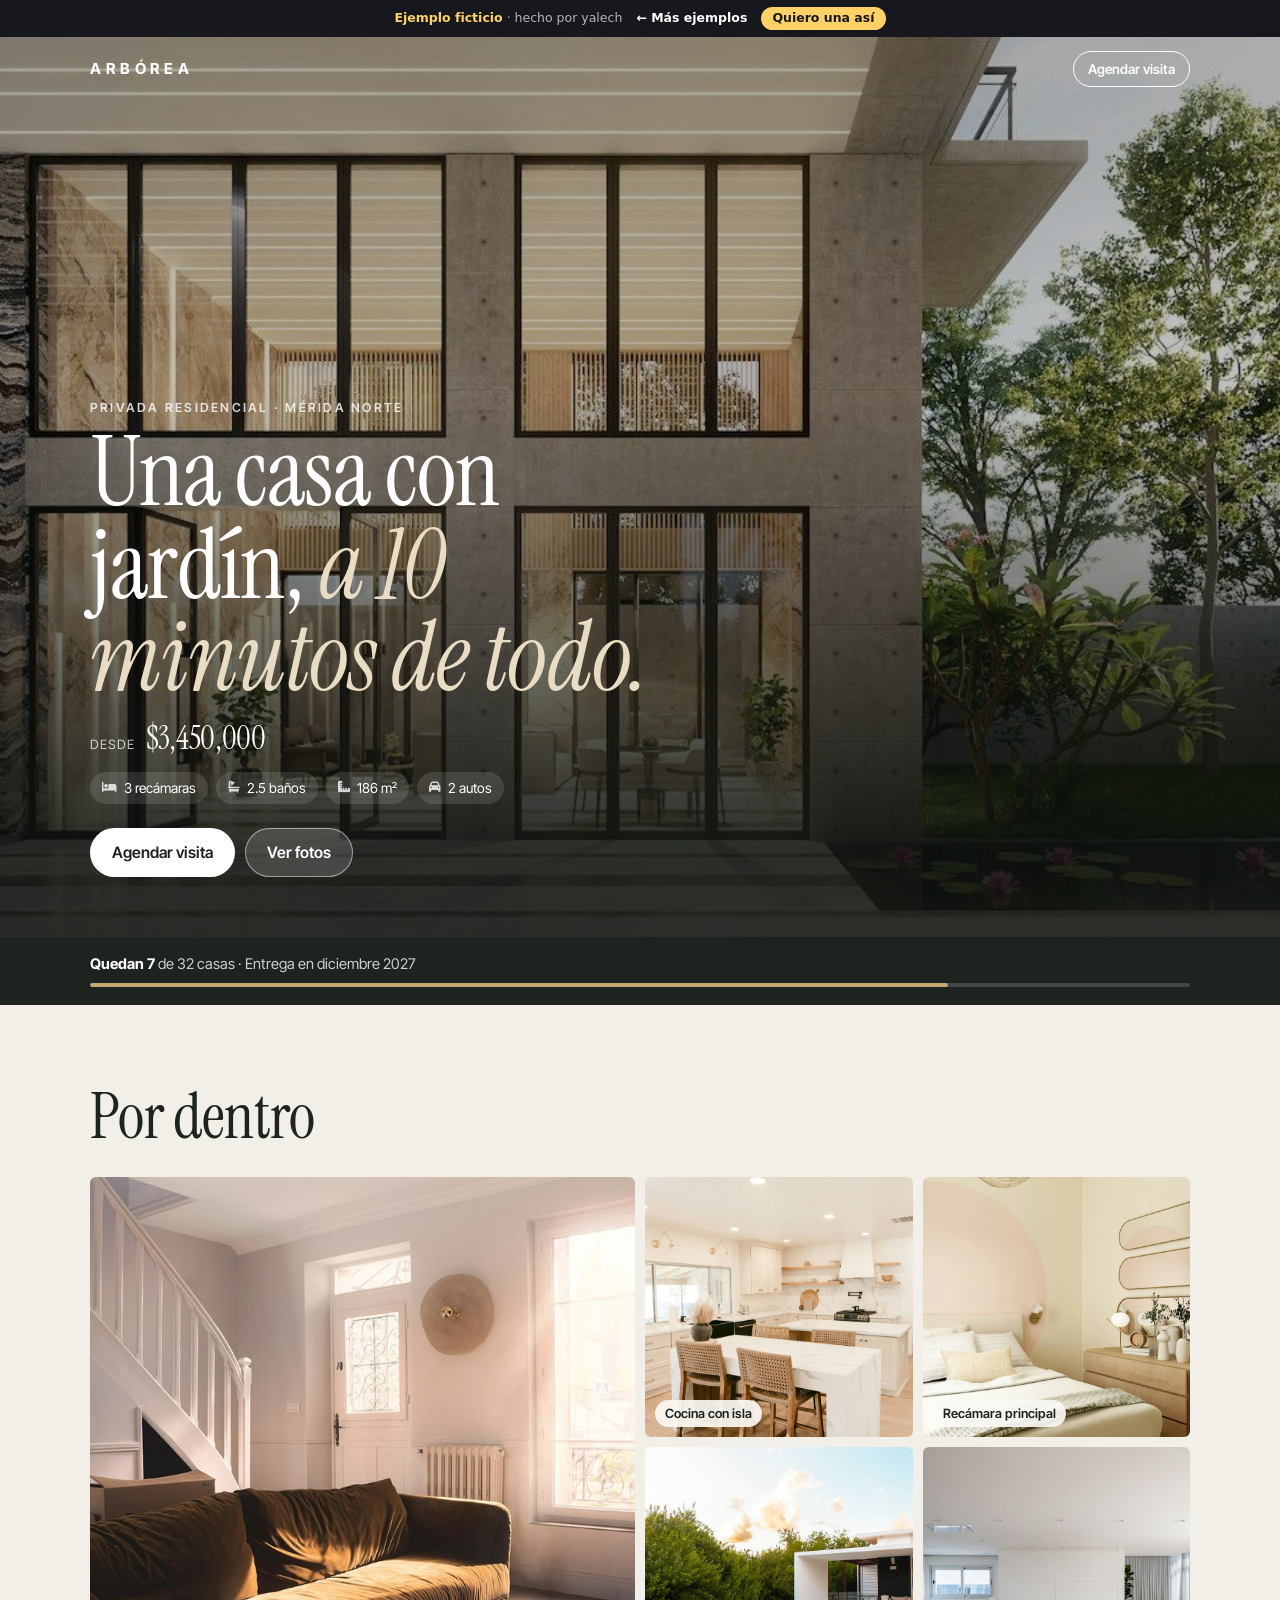
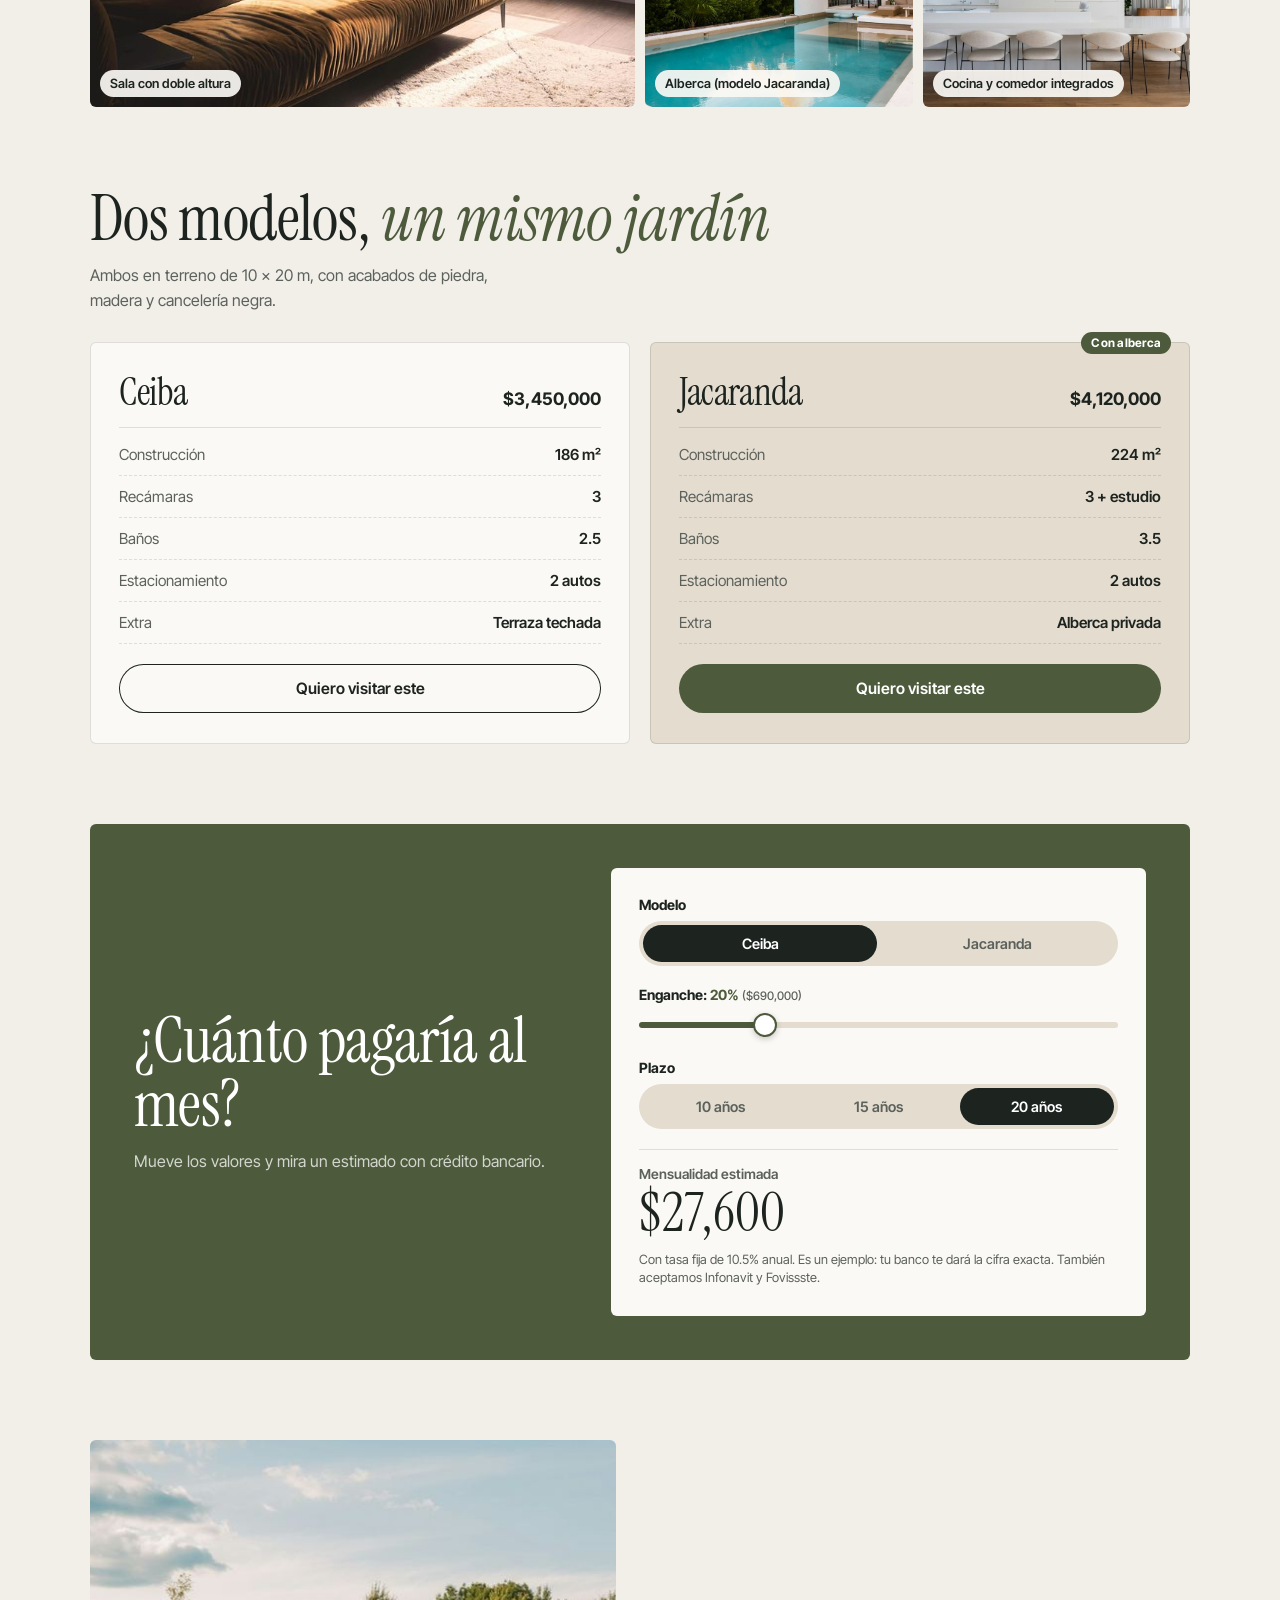
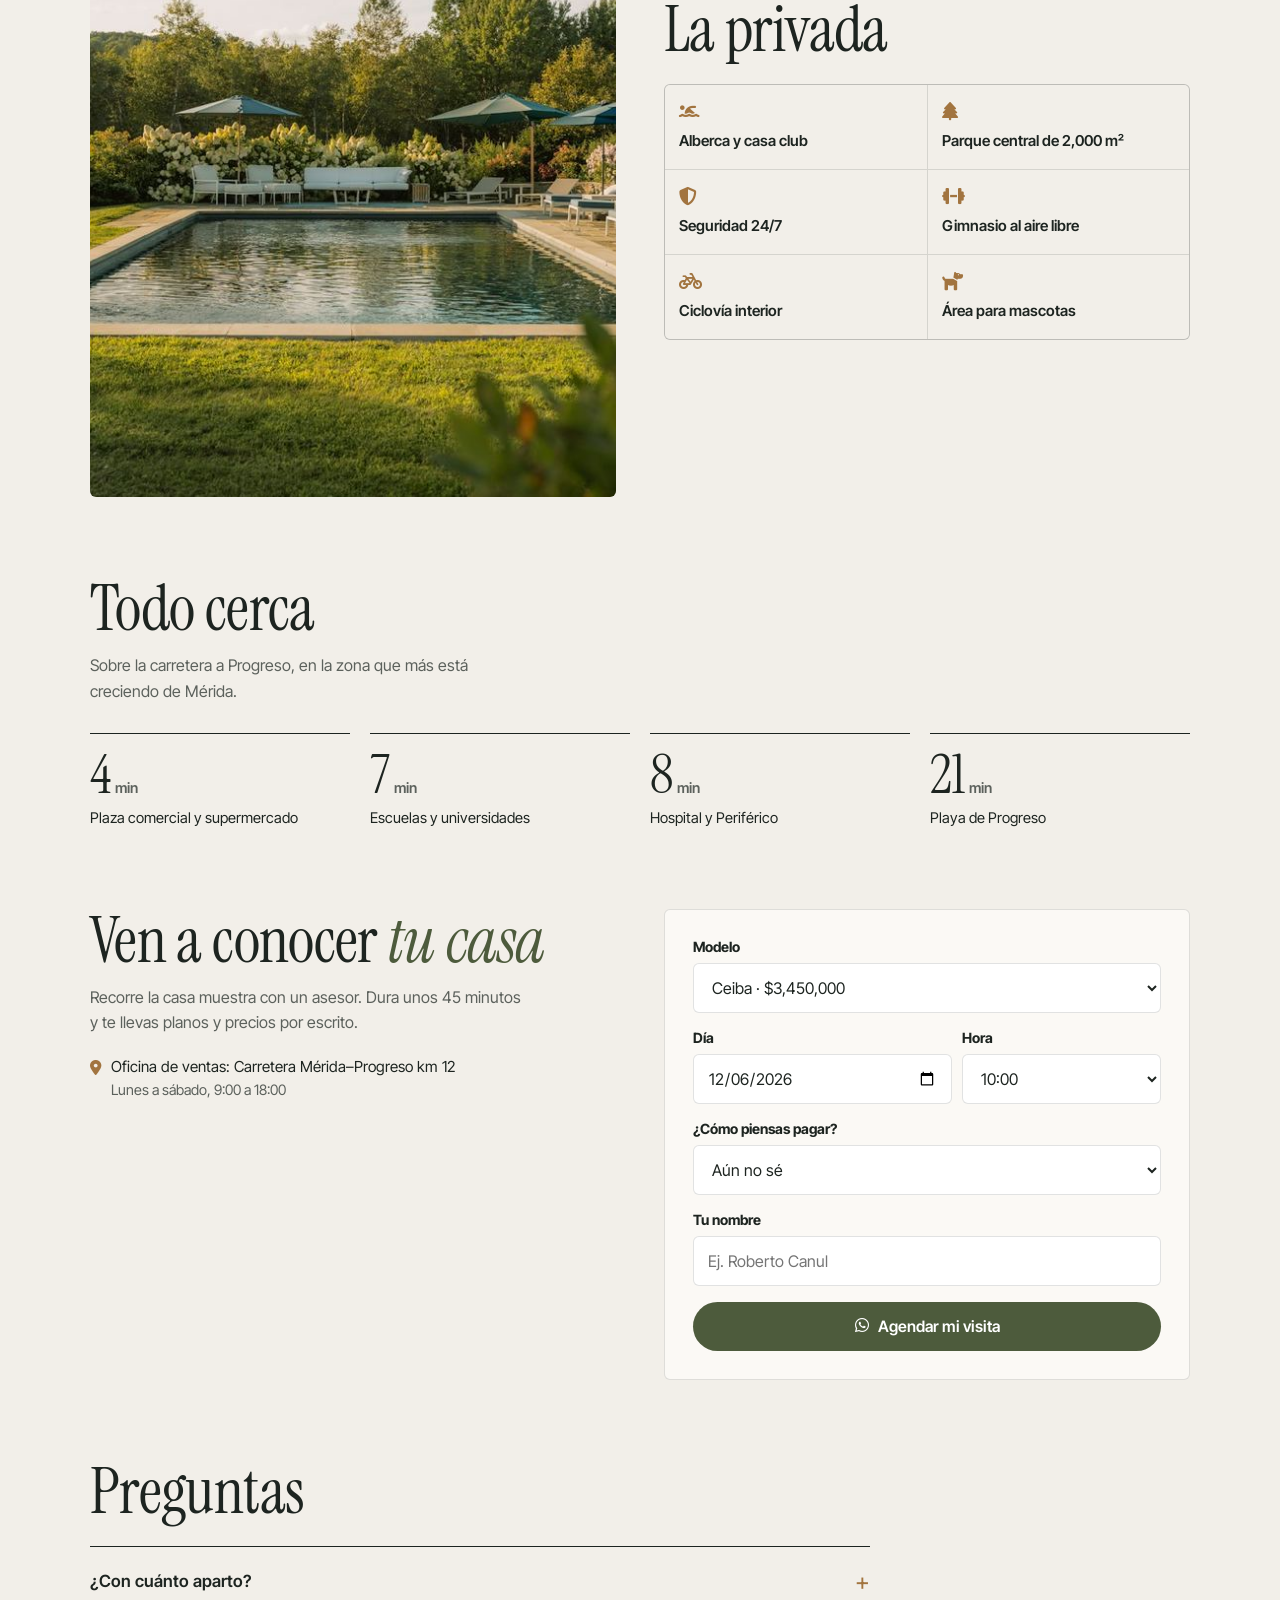
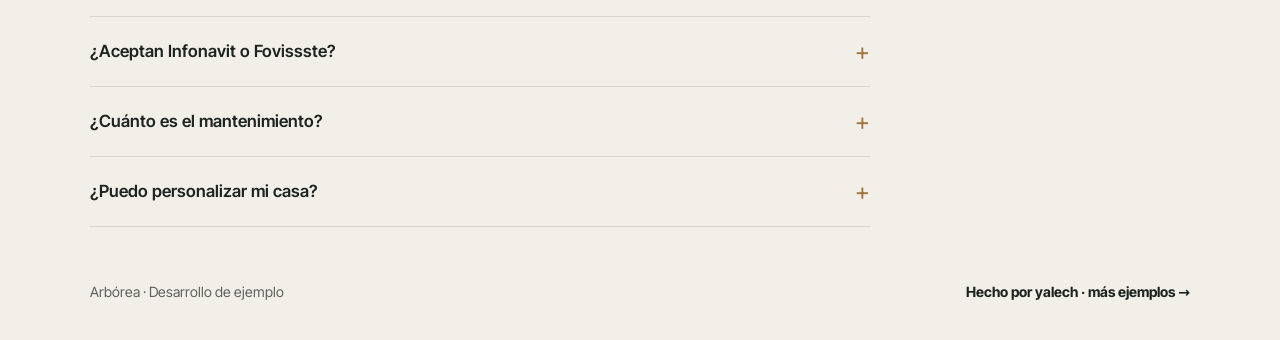
<file: inmobiliaria/index.html>
<!doctype html>
<html lang="es">
<head>
  <meta charset="utf-8" />
  <meta name="viewport" content="width=device-width, initial-scale=1, viewport-fit=cover" />
  <title>Arbórea · Casas en Mérida norte</title>
  <meta name="description" content="Casas de 3 recámaras con jardín en privada con alberca y casa club, al norte de Mérida. Desde $3,450,000. Agenda tu visita." />
  <meta name="theme-color" content="#f2efe9" />
  <!-- Vista previa al compartir (WhatsApp, Facebook…). Al publicar, cambia la ruta de la imagen
       por la URL completa, ej. https://tudominio.com/assets/og.jpg -->
  <meta property="og:type" content="website" />
  <meta property="og:title" content="Arbórea · Casas en Mérida norte" />
  <meta property="og:description" content="Casas de 3 recámaras con jardín, alberca y casa club. Desde $3,450,000." />
  <meta property="og:image" content="assets/og.jpg" />
  <meta property="og:image:width" content="1200" />
  <meta property="og:image:height" content="630" />
  <meta name="twitter:card" content="summary_large_image" />
  <link rel="icon" href="favicon.svg" type="image/svg+xml" />
  <link rel="preload" href="../assets/fuentes/instrument-serif-latin-24e6c99c.woff2" as="font" type="font/woff2" crossorigin />
  <link rel="preload" href="../assets/fuentes/instrument-serif-latin-37ddf465.woff2" as="font" type="font/woff2" crossorigin />
  <link rel="preload" href="../assets/fuentes/inter-tight-latin-4179443c.woff2" as="font" type="font/woff2" crossorigin />
  <link rel="stylesheet" href="../assets/fuentes/instrumentserif-intertight-6bde89.css" />
  <link rel="stylesheet" href="../assets/iconos/iconos.css?v=6" />
  <link rel="stylesheet" href="styles.css?v=2" />
  <!-- Información para Google (horario, dirección, precios). No se ve en la página.
       Al publicar con datos reales: cambia telephone, address y la imagen por la URL completa. -->
  <script type="application/ld+json">
  {
    "@context": "https://schema.org",
    "@type": "RealEstateAgent",
    "name": "Arbórea",
    "description": "Casas de 3 recámaras con jardín en privada con alberca y casa club, al norte de Mérida. Desde $3,450,000.",
    "image": "assets/og.jpg",
    "telephone": "+520000000000",
    "address": {
      "@type": "PostalAddress",
      "streetAddress": "Carretera Mérida–Progreso km 12",
      "addressLocality": "Mérida",
      "addressRegion": "Yuc.",
      "addressCountry": "MX"
    },
    "openingHoursSpecification": [
      {
        "@type": "OpeningHoursSpecification",
        "dayOfWeek": [
          "Monday",
          "Tuesday",
          "Wednesday",
          "Thursday",
          "Friday",
          "Saturday"
        ],
        "opens": "09:00",
        "closes": "18:00"
      }
    ]
  }
  </script>
  <link rel="stylesheet" href="../assets/muestra.css?v=4" />
</head>
<body>
  <!-- Aviso de ejemplo (ficticio) con regreso y cotizador. Para un cliente real, borra este bloque. -->
  <div class="mu-barra" role="note">
    <span><strong>Ejemplo ficticio</strong><span class="mu-barra-quien"> · hecho por yalech</span></span>
    <a href="../">← Más ejemplos</a>
    <a class="mu-barra-cta" href="../?cotizar=landing&amp;ejemplo=Inmobiliaria">Quiero una así</a>
  </div>
  <!-- Landing de ejemplo (desarrollo ficticio). Fotos de Unsplash, uso libre.
       Para cambiar el número de WhatsApp, busca "520000000000" (aparece también en el script del final).
       Los precios de los modelos están en el atributo data-precio de cada uno. -->

  <header class="topbar">
    <a class="logo" href="#">Arbórea</a>
    <a class="topbar-cta" href="#visita">Agendar visita</a>
  </header>

  <main>
    <!-- ========== Portada ========== -->
    <section class="hero">
      <img class="hero-img" src="assets/hero.jpg" alt="Fachada de casa moderna de dos pisos con ventanales y jardín" />
      <div class="hero-text">
        <p class="kicker">Privada residencial · Mérida norte</p>
        <h1 class="title">Una casa con jardín, <em>a 10 minutos de todo.</em></h1>
        <p class="price-tag"><small>Desde</small> $3,450,000</p>
        <ul class="specs">
          <li><i class="fa-solid fa-bed"></i> 3 recámaras</li>
          <li><i class="fa-solid fa-bath"></i> 2.5 baños</li>
          <li><i class="fa-solid fa-ruler-combined"></i> 186 m²</li>
          <li><i class="fa-solid fa-car"></i> 2 autos</li>
        </ul>
        <div class="hero-actions">
          <a class="btn btn--light" href="#visita">Agendar visita</a>
          <a class="btn btn--glass" href="#galeria">Ver fotos</a>
        </div>
      </div>
    </section>

    <!-- ========== Disponibilidad ========== -->
    <section class="avail" aria-label="Casas disponibles">
      <div class="avail-inner">
        <p><strong>Quedan 7</strong> de 32 casas · Entrega en diciembre 2027</p>
        <div class="avail-bar"><span style="width: 78%"></span></div>
      </div>
    </section>

    <!-- ========== Galería ========== -->
    <section class="section" id="galeria" aria-labelledby="galeria-title">
      <div class="section-head">
        <h2 class="h2" id="galeria-title">Por dentro</h2>
        <p class="swipe">Desliza →</p>
      </div>
      <ul class="gallery" tabindex="0" aria-label="Galería de fotos (desliza para ver más)">
        <li class="g"><img src="assets/sala.jpg" alt="Sala con sillón café, alfombra y escalera blanca" loading="lazy" /><span>Sala con doble altura</span></li>
        <li class="g"><img src="assets/cocina-isla.jpg" alt="Cocina con isla de cuarzo y bancos de madera" loading="lazy" /><span>Cocina con isla</span></li>
        <li class="g"><img src="assets/recamara.jpg" alt="Recámara principal con cama, buró y lámpara" loading="lazy" /><span>Recámara principal</span></li>
        <li class="g"><img src="assets/alberca.jpg" alt="Alberca privada con terraza y vegetación" loading="lazy" /><span>Alberca (modelo Jacaranda)</span></li>
        <li class="g"><img src="assets/cocina.jpg" alt="Cocina y comedor blancos y luminosos" loading="lazy" /><span>Cocina y comedor integrados</span></li>
      </ul>
    </section>

    <!-- ========== Modelos ==========
         Cada modelo es un <article>. Cambia data-precio (sin comas) si cambia el precio:
         lo usa la calculadora de mensualidades. -->
    <section class="section" id="modelos" aria-labelledby="modelos-title">
      <h2 class="h2" id="modelos-title">Dos modelos, <em>un mismo jardín</em></h2>
      <p class="sub">Ambos en terreno de 10 × 20 m, con acabados de piedra, madera y cancelería negra.</p>

      <div class="models">
        <article class="model" data-modelo="Ceiba" data-precio="3450000">
          <header>
            <h3>Ceiba</h3>
            <p class="model-price">$3,450,000</p>
          </header>
          <dl>
            <div><dt>Construcción</dt><dd>186 m²</dd></div>
            <div><dt>Recámaras</dt><dd>3</dd></div>
            <div><dt>Baños</dt><dd>2.5</dd></div>
            <div><dt>Estacionamiento</dt><dd>2 autos</dd></div>
            <div><dt>Extra</dt><dd>Terraza techada</dd></div>
          </dl>
          <a class="btn btn--line" href="#visita" data-elegir="Ceiba">Quiero visitar este</a>
        </article>
        <article class="model model--top" data-modelo="Jacaranda" data-precio="4120000">
          <span class="badge">Con alberca</span>
          <header>
            <h3>Jacaranda</h3>
            <p class="model-price">$4,120,000</p>
          </header>
          <dl>
            <div><dt>Construcción</dt><dd>224 m²</dd></div>
            <div><dt>Recámaras</dt><dd>3 + estudio</dd></div>
            <div><dt>Baños</dt><dd>3.5</dd></div>
            <div><dt>Estacionamiento</dt><dd>2 autos</dd></div>
            <div><dt>Extra</dt><dd>Alberca privada</dd></div>
          </dl>
          <a class="btn btn--olive" href="#visita" data-elegir="Jacaranda">Quiero visitar este</a>
        </article>
      </div>
    </section>

    <!-- ========== Calculadora ========== -->
    <section class="section" aria-labelledby="calc-title">
      <div class="calc">
        <div class="calc-text">
          <h2 class="h2" id="calc-title">¿Cuánto pagaría al mes?</h2>
          <p class="sub">Mueve los valores y mira un estimado con crédito bancario.</p>
        </div>
        <form class="calc-form" id="calc">
          <fieldset class="field">
            <legend>Modelo</legend>
            <div class="seg">
              <label><input type="radio" name="modelo" value="Ceiba" checked /><span>Ceiba</span></label>
              <label><input type="radio" name="modelo" value="Jacaranda" /><span>Jacaranda</span></label>
            </div>
          </fieldset>
          <label class="field">
            <span>Enganche: <output id="eng-out">20%</output> <small id="eng-monto"></small></span>
            <input type="range" name="enganche" min="10" max="50" step="5" value="20" />
          </label>
          <fieldset class="field">
            <legend>Plazo</legend>
            <div class="seg">
              <label><input type="radio" name="plazo" value="10" /><span>10 años</span></label>
              <label><input type="radio" name="plazo" value="15" /><span>15 años</span></label>
              <label><input type="radio" name="plazo" value="20" checked /><span>20 años</span></label>
            </div>
          </fieldset>
          <div class="calc-result" aria-live="polite">
            <p>Mensualidad estimada</p>
            <strong id="mensualidad">—</strong>
            <small>Con tasa fija de 10.5% anual. Es un ejemplo: tu banco te dará la cifra exacta. También aceptamos Infonavit y Fovissste.</small>
          </div>
        </form>
      </div>
    </section>

    <!-- ========== Amenidades ========== -->
    <section class="section" aria-labelledby="amen-title">
      <div class="amen-wrap">
        <img src="assets/club.jpg" alt="Alberca de la casa club rodeada de jardín y camastros" loading="lazy" />
        <div>
          <h2 class="h2" id="amen-title">La privada</h2>
          <ul class="amen">
            <li><i class="fa-solid fa-person-swimming"></i>Alberca y casa club</li>
            <li><i class="fa-solid fa-tree"></i>Parque central de 2,000 m²</li>
            <li><i class="fa-solid fa-shield-halved"></i>Seguridad 24/7</li>
            <li><i class="fa-solid fa-dumbbell"></i>Gimnasio al aire libre</li>
            <li><i class="fa-solid fa-bicycle"></i>Ciclovía interior</li>
            <li><i class="fa-solid fa-dog"></i>Área para mascotas</li>
          </ul>
        </div>
      </div>
    </section>

    <!-- ========== Ubicación ========== -->
    <section class="section" aria-labelledby="ubic-title">
      <h2 class="h2" id="ubic-title">Todo cerca</h2>
      <p class="sub">Sobre la carretera a Progreso, en la zona que más está creciendo de Mérida.</p>
      <ul class="near">
        <li><strong class="num">5</strong><span>min</span><p>Plaza comercial y supermercado</p></li>
        <li><strong class="num">8</strong><span>min</span><p>Escuelas y universidades</p></li>
        <li><strong class="num">10</strong><span>min</span><p>Hospital y Periférico</p></li>
        <li><strong class="num">25</strong><span>min</span><p>Playa de Progreso</p></li>
      </ul>
    </section>

    <!-- ========== Agendar visita ==========
         El formulario no envía nada a ningún servidor: arma un mensaje y abre WhatsApp. -->
    <section class="section" id="visita" aria-labelledby="visita-title">
      <div class="visit">
        <div class="visit-text">
          <h2 class="h2" id="visita-title">Ven a conocer <em>tu casa</em></h2>
          <p class="sub">Recorre la casa muestra con un asesor. Dura unos 45 minutos y te llevas planos y precios por escrito.</p>
          <p class="visit-where"><i class="fa-solid fa-location-dot"></i><span>Oficina de ventas: Carretera Mérida–Progreso km 12<small>Lunes a sábado, 9:00 a 18:00</small></span></p>
        </div>
        <form class="form" id="form-visita" novalidate>
          <label class="field">
            <span>Modelo</span>
            <select name="modelo">
              <option value="Ceiba">Ceiba · $3,450,000</option>
              <option value="Jacaranda">Jacaranda · $4,120,000</option>
              <option value="Los dos">Quiero ver los dos</option>
            </select>
          </label>
          <div class="row">
            <label class="field">
              <span>Día</span>
              <input type="date" name="dia" required />
            </label>
            <label class="field">
              <span>Hora</span>
              <select name="hora">
                <option>10:00</option>
                <option>12:00</option>
                <option>16:00</option>
              </select>
            </label>
          </div>
          <label class="field">
            <span>¿Cómo piensas pagar?</span>
            <select name="pago">
              <option>Aún no sé</option>
              <option>Crédito bancario</option>
              <option>Infonavit</option>
              <option>Fovissste</option>
              <option>De contado</option>
            </select>
          </label>
          <label class="field">
            <span>Tu nombre</span>
            <input type="text" name="nombre" maxlength="40" autocomplete="name" placeholder="Ej. Roberto Canul" required />
          </label>
          <p class="form-error" id="form-error" role="alert"></p>
          <button class="btn btn--olive btn--block" type="submit"><i class="fa-brands fa-whatsapp"></i> Agendar mi visita</button>
        </form>
      </div>
    </section>

    <!-- ========== Preguntas ========== -->
    <section class="section" aria-labelledby="faq-title">
      <h2 class="h2" id="faq-title">Preguntas</h2>
      <div class="faq">
        <details>
          <summary>¿Con cuánto aparto?</summary>
          <p>Con $20,000, reembolsables durante los primeros 15 días si cambias de opinión.</p>
        </details>
        <details>
          <summary>¿Aceptan Infonavit o Fovissste?</summary>
          <p>Sí, y también créditos bancarios y cofinanciamientos. Nuestro asesor te ayuda con el trámite sin costo.</p>
        </details>
        <details>
          <summary>¿Cuánto es el mantenimiento?</summary>
          <p>$1,800 al mes. Incluye seguridad, jardines, alberca de la casa club y alumbrado.</p>
        </details>
        <details>
          <summary>¿Puedo personalizar mi casa?</summary>
          <p>Mientras esté en obra, puedes elegir pisos, cocina y closets de un catálogo de acabados.</p>
        </details>
      </div>
    </section>
  </main>

  <footer class="footer">
    <span>Arbórea · Desarrollo de ejemplo</span>
    <a href="../">Hecho por yalech · más ejemplos →</a>
  </footer>

  <!-- Barra fija en celular: aparece al pasar la portada y se oculta en la sección de visita -->
  <div class="buybar" aria-hidden="true">
    <span><strong>Quedan 7</strong> casas</span>
    <a class="btn btn--olive" href="#visita" tabindex="-1">Agendar visita</a>
  </div>

  <script src="../assets/motion.js"></script>
  <script>
    // Número de WhatsApp del desarrollo (código de país + número, sin espacios ni signos)
    const WHATSAPP = '520000000000';

    // Efectos al bajar
    motion.reveal('.section-head, .h2, .sub, .amen-wrap img');
    motion.stagger('.gallery, .models, .amen, .near, .faq');
    motion.count('.num');

    const pesos = n => n.toLocaleString('es-MX', { style: 'currency', currency: 'MXN', maximumFractionDigits: 0 });

    // ---------- Calculadora de mensualidad ----------
    const TASA = 0.105; // anual, solo para el ejemplo
    const precios = {};
    document.querySelectorAll('.model').forEach(m => { precios[m.dataset.modelo] = Number(m.dataset.precio); });
    const calc = document.getElementById('calc');
    const calcular = () => {
      const precio = precios[calc.modelo.value] || precios.Ceiba;
      const eng = Math.min(50, Math.max(10, Number(calc.enganche.value) || 20));
      const anios = [10, 15, 20].includes(Number(calc.plazo.value)) ? Number(calc.plazo.value) : 20;
      const prestamo = precio * (1 - eng / 100);
      const r = TASA / 12, n = anios * 12;
      const pago = prestamo * r / (1 - Math.pow(1 + r, -n));
      document.getElementById('eng-out').textContent = eng + '%';
      document.getElementById('eng-monto').textContent = '(' + pesos(precio * eng / 100) + ')';
      document.getElementById('mensualidad').textContent = pesos(Math.round(pago / 100) * 100);
      calc.enganche.style.setProperty('--p', ((eng - 10) / 40 * 100) + '%');
    };
    calc.addEventListener('input', calcular);
    calc.addEventListener('submit', e => e.preventDefault());
    calcular();

    // ---------- Agendar visita por WhatsApp ----------
    const form = document.getElementById('form-visita');
    const error = document.getElementById('form-error');
    const opciones = sel => [...sel.options].map(o => o.value);

    // "Quiero visitar este": deja elegido el modelo en el formulario y en la calculadora
    document.querySelectorAll('[data-elegir]').forEach(a => a.addEventListener('click', () => {
      const m = a.dataset.elegir;
      if (opciones(form.modelo).includes(m)) form.modelo.value = m;
    }));

    // Las visitas son desde mañana y hasta 45 días después (fecha local de la persona)
    const iso = d => new Date(d.getTime() - d.getTimezoneOffset() * 60000).toISOString().slice(0, 10);
    const manana = new Date(Date.now() + 864e5);
    form.dia.min = iso(manana);
    form.dia.max = iso(new Date(Date.now() + 45 * 864e5));
    form.dia.value = iso(manana);

    // Limpia lo que escribe la persona: sin caracteres de control y con largo máximo
    const limpiar = (texto, max) => texto.replace(/[\u0000-\u001f\u007f]/g, ' ').replace(/\s+/g, ' ').trim().slice(0, max);

    form.addEventListener('submit', e => {
      e.preventDefault();
      const nombre = limpiar(form.nombre.value, 40);
      const fecha = form.dia.value;
      const ok = sel => opciones(sel).includes(sel.value);

      if (!/^\d{4}-\d{2}-\d{2}$/.test(fecha) || fecha < form.dia.min || fecha > form.dia.max) { form.dia.focus(); return (error.textContent = 'Elige un día entre mañana y las próximas 6 semanas.'); }
      if (!ok(form.modelo) || !ok(form.hora) || !ok(form.pago)) return (error.textContent = 'Revisa las opciones elegidas.');
      if (nombre.length < 2) { form.nombre.focus(); return (error.textContent = 'Escribe tu nombre para apartar tu visita.'); }
      error.textContent = '';

      const [a, m, d] = fecha.split('-').map(Number);
      const bonita = new Date(a, m - 1, d).toLocaleDateString('es-MX', { weekday: 'long', day: 'numeric', month: 'long' });
      const modelo = form.modelo.value === 'Los dos' ? 'los dos modelos' : `el modelo ${form.modelo.value}`;
      const msg = `Hola Arbórea, soy ${nombre}. Quiero visitar ${modelo} el ${bonita} a las ${form.hora.value}.\nForma de pago: ${form.pago.value}.`;
      if (window.muestra) return muestra.whatsapp(msg); // plantilla de ejemplo
      window.open(`https://wa.me/${WHATSAPP}?text=${encodeURIComponent(msg)}`, '_blank', 'noopener');
    });

    // ---------- Barra fija en celular ----------
    const bar = document.querySelector('.buybar');
    const hero = document.querySelector('.hero');
    const visita = document.querySelector('#visita');
    const topbar = document.querySelector('.topbar');
    const update = () => {
      topbar.classList.toggle('is-solid', hero.getBoundingClientRect().bottom < 70);
      const pastHero = hero.getBoundingClientRect().bottom < 0;
      const r = visita.getBoundingClientRect();
      bar.classList.toggle('show', pastHero && !(r.top < innerHeight && r.bottom > 0));
    };
    addEventListener('scroll', update, { passive: true });
    addEventListener('resize', update);
    update();
  </script>
  <!-- Modo muestra (ejemplo ficticio). Para un cliente real, borra la siguiente línea. -->
  <script src="../assets/muestra.js?v=4" data-servicio="landing" data-ejemplo="Inmobiliaria" data-para="Arbórea"></script>
  <script src="../assets/errores.js?v=1"></script>
</body>
</html>
</file>
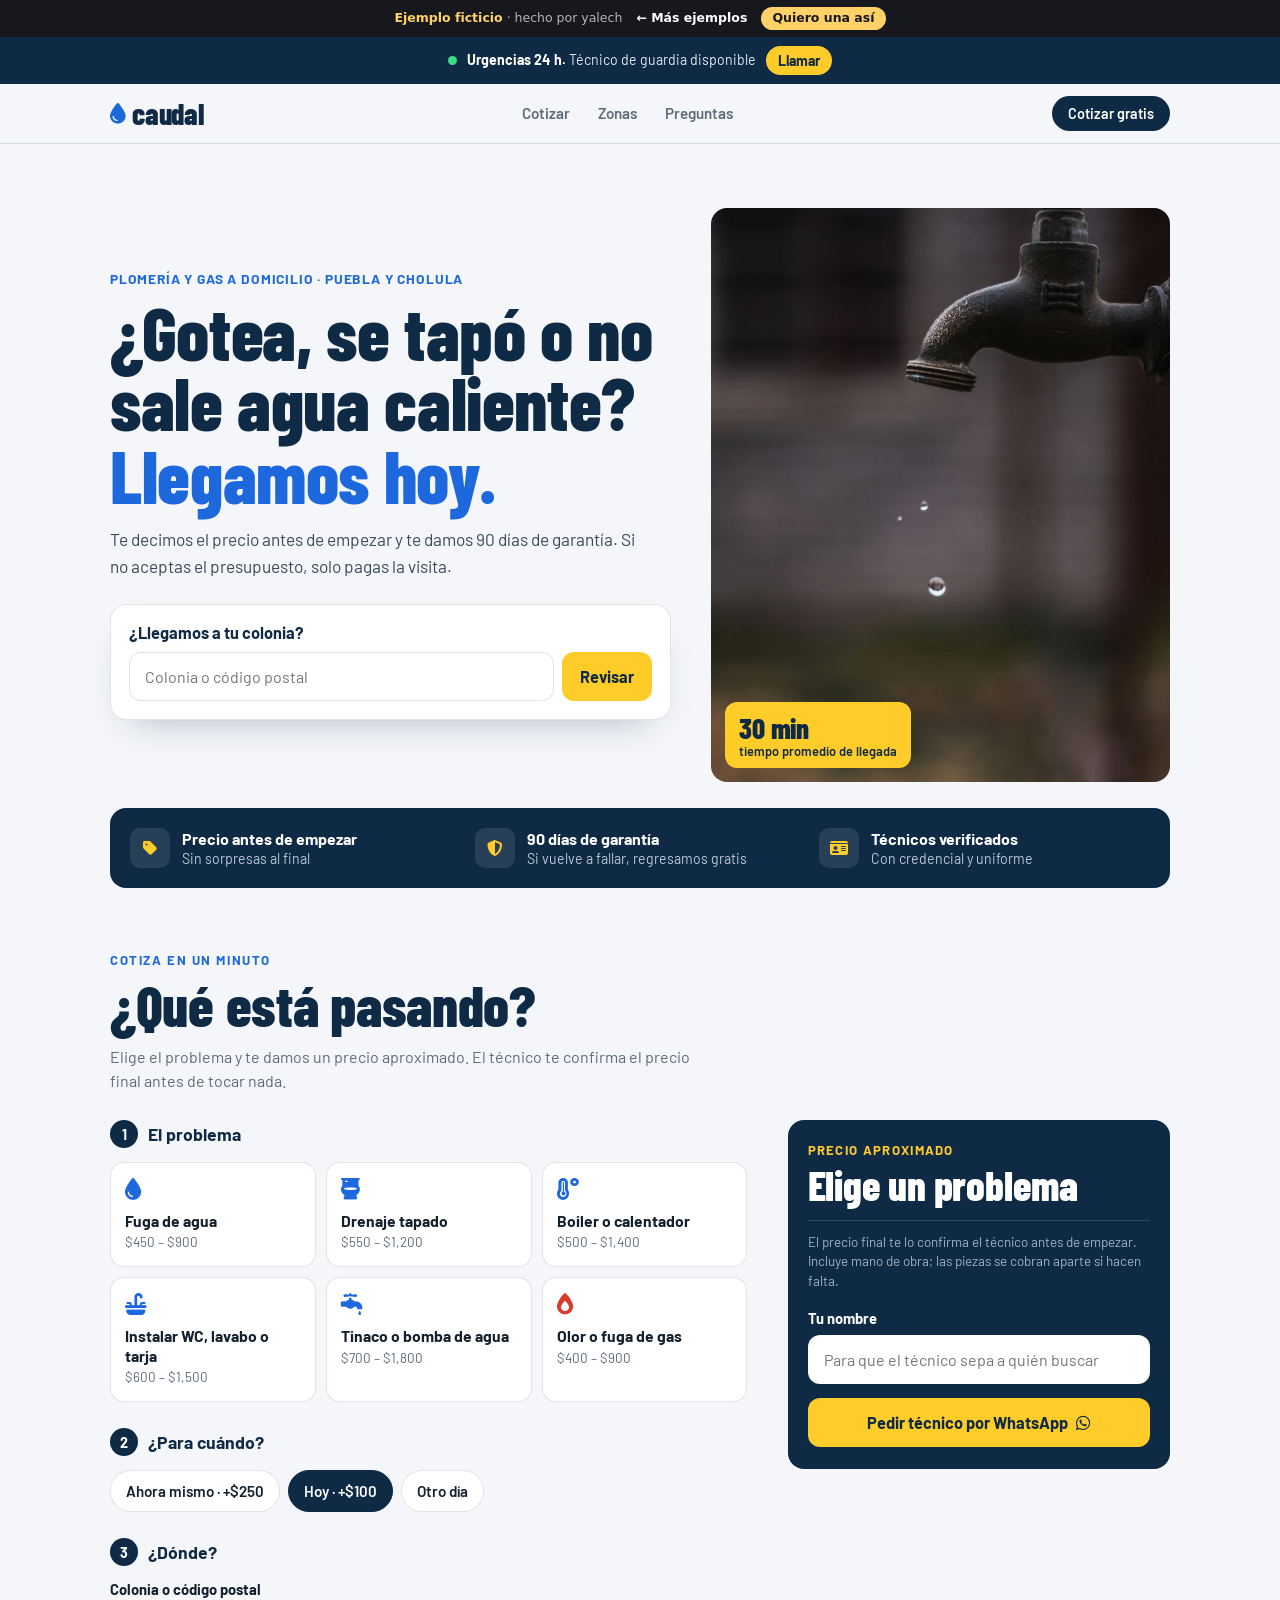
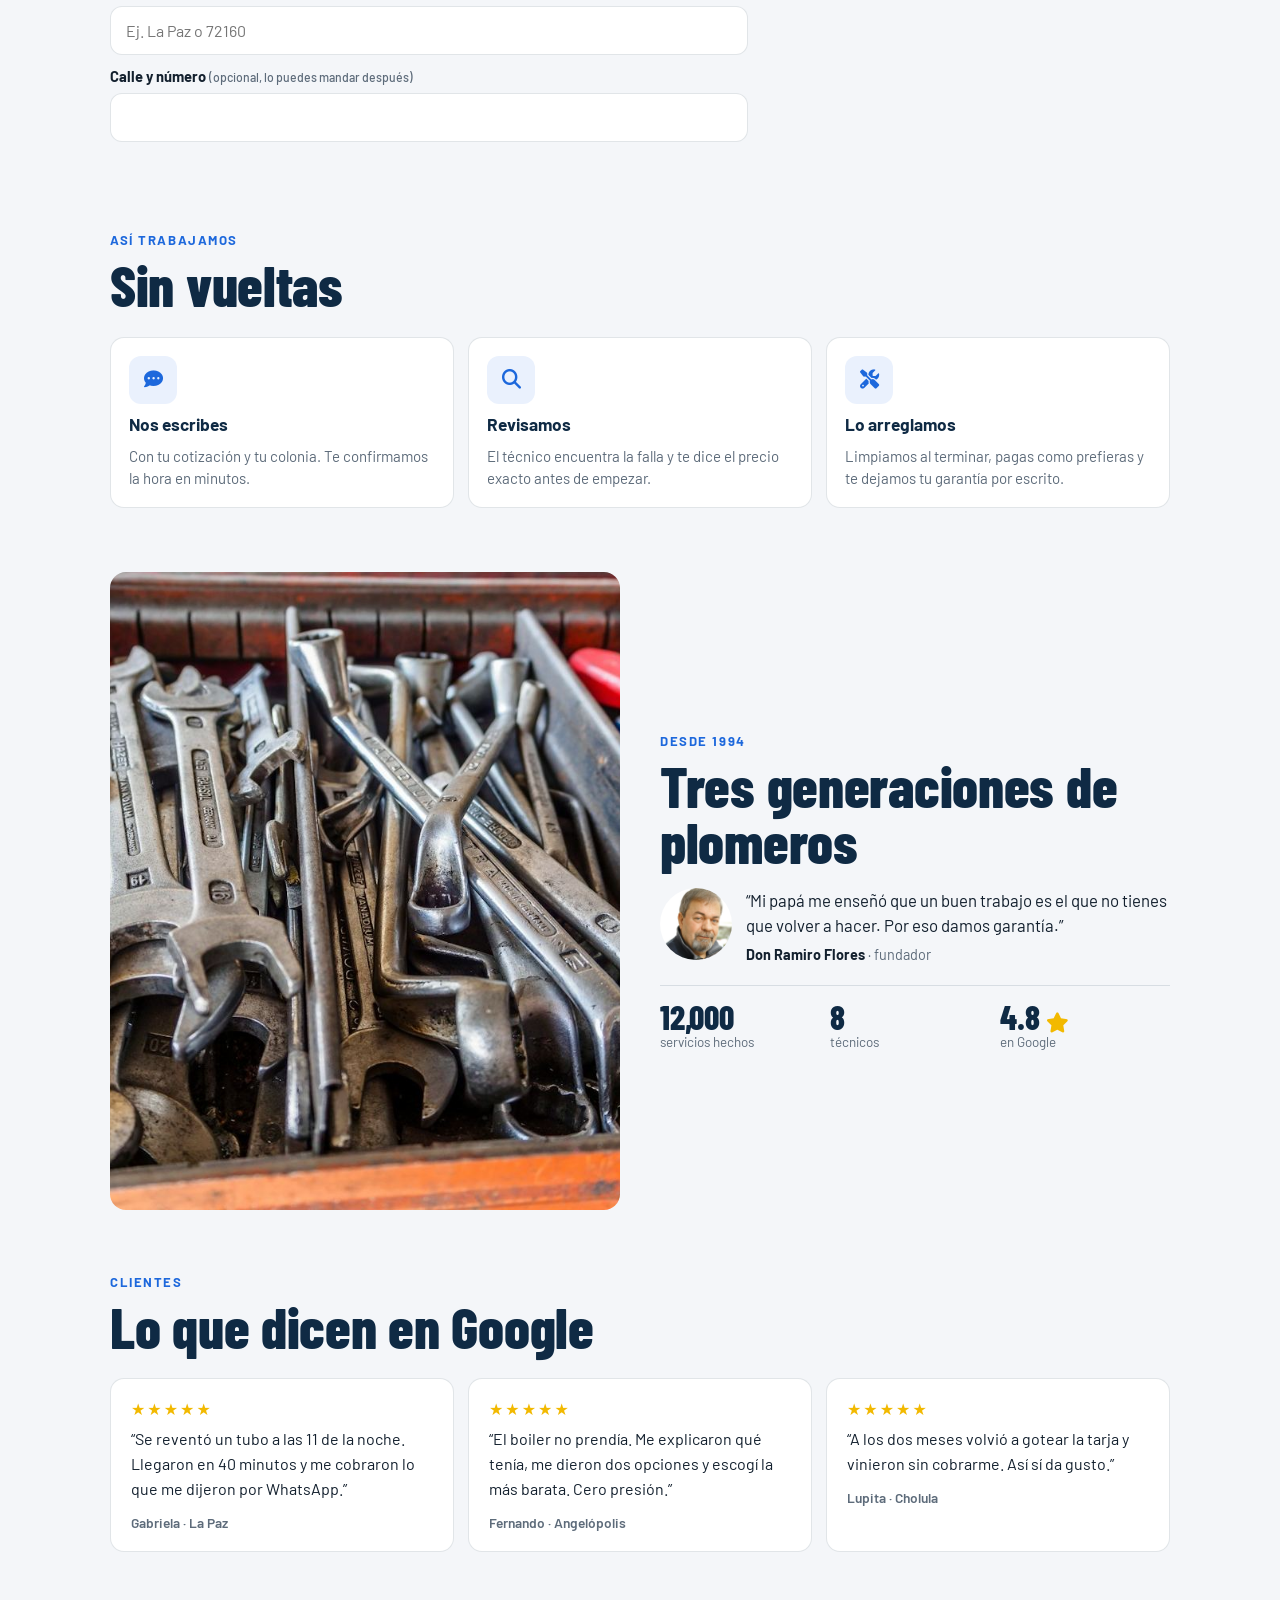
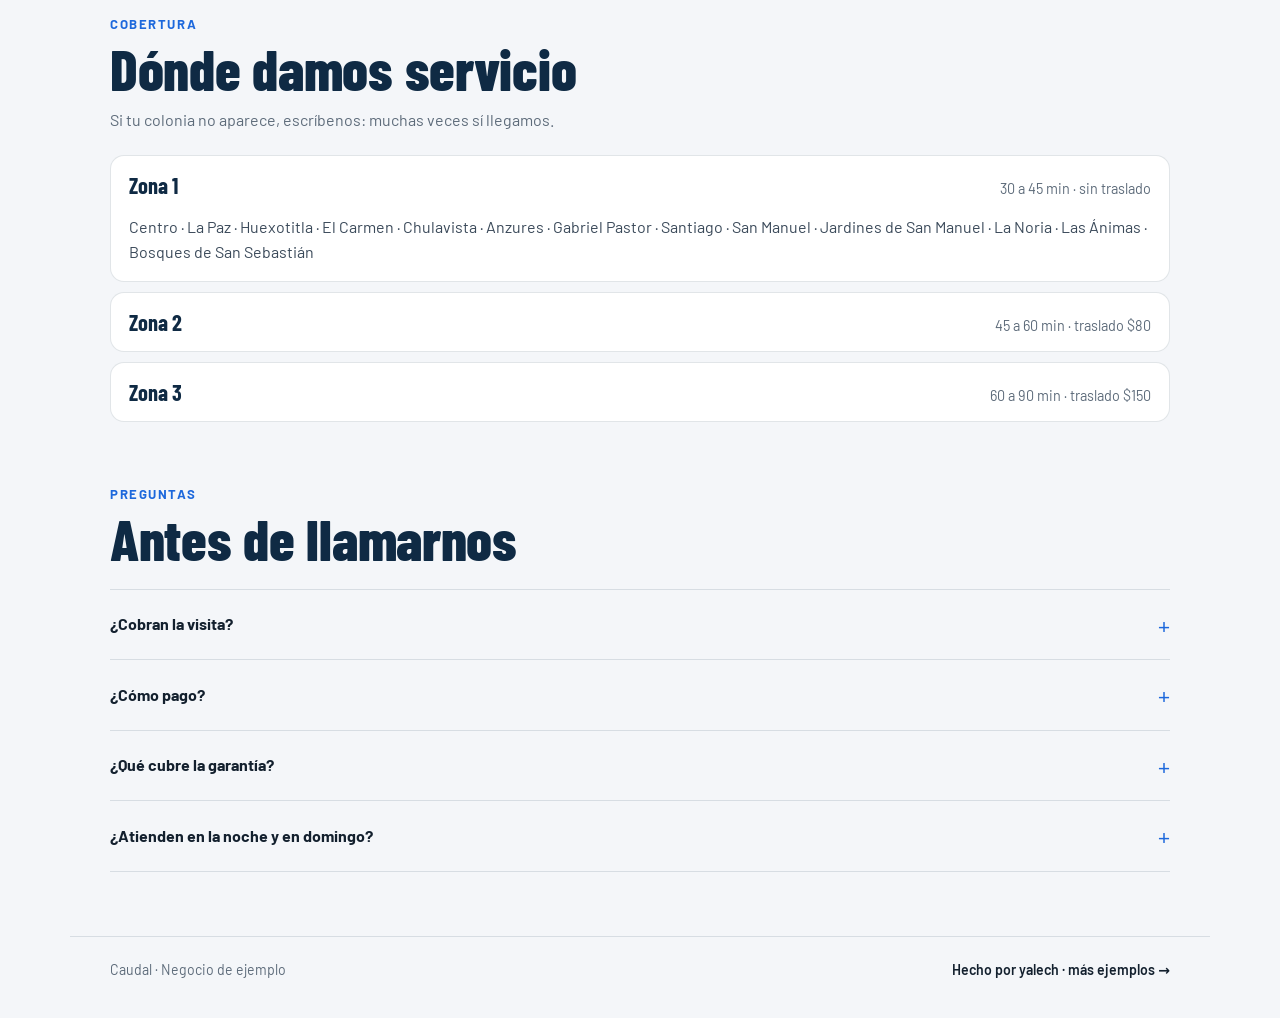
<file: plomeria/index.html>
<!doctype html>
<html lang="es">
<head>
  <meta charset="utf-8" />
  <meta name="viewport" content="width=device-width, initial-scale=1, viewport-fit=cover" />
  <title>Caudal · Plomería a domicilio en Puebla</title>
  <meta name="description" content="Fugas, destapes, boilers e instalaciones en Puebla y Cholula. Urgencias 24 horas, precio antes de empezar y 90 días de garantía." />
  <meta name="theme-color" content="#0f2a44" />
  <!-- Vista previa al compartir (WhatsApp, Facebook…). Al publicar, cambia la ruta de la imagen
       por la URL completa, ej. https://tudominio.com/assets/og.jpg -->
  <meta property="og:type" content="website" />
  <meta property="og:title" content="Caudal · Plomería a domicilio en Puebla" />
  <meta property="og:description" content="¿Gotea, se tapó o no sale agua caliente? Cotiza en un minuto y llegamos hoy." />
  <meta property="og:image" content="assets/og.jpg" />
  <meta property="og:image:width" content="1200" />
  <meta property="og:image:height" content="630" />
  <meta name="twitter:card" content="summary_large_image" />
  <link rel="icon" href="favicon.svg" type="image/svg+xml" />
  <link rel="preload" href="../assets/fuentes/barlow-latin-4f0f26f1.woff2" as="font" type="font/woff2" crossorigin />
  <link rel="preload" href="../assets/fuentes/barlow-latin-ad8e9490.woff2" as="font" type="font/woff2" crossorigin />
  <link rel="preload" href="../assets/fuentes/barlow-latin-800311e3.woff2" as="font" type="font/woff2" crossorigin />
  <link rel="preload" href="../assets/fuentes/barlow-latin-25ba8a97.woff2" as="font" type="font/woff2" crossorigin />
  <link rel="preload" href="../assets/fuentes/barlow-condensed-latin-0a7db401.woff2" as="font" type="font/woff2" crossorigin />
  <link rel="preload" href="../assets/fuentes/barlow-condensed-latin-05ba48a1.woff2" as="font" type="font/woff2" crossorigin />
  <link rel="preload" href="../assets/fuentes/barlow-condensed-latin-db5ae356.woff2" as="font" type="font/woff2" crossorigin />
  <link rel="stylesheet" href="../assets/fuentes/barlowcondensed-barlow-a719ed.css" />
  <link rel="stylesheet" href="../assets/iconos/iconos.css?v=6" />
  <link rel="stylesheet" href="styles.css?v=2" />
  <!-- Información para Google (horario, dirección, precios). No se ve en la página.
       Al publicar con datos reales: cambia telephone, address y la imagen por la URL completa. -->
  <script type="application/ld+json">
  {
    "@context": "https://schema.org",
    "@type": "Plumber",
    "name": "Caudal",
    "description": "Plomería y gas a domicilio: fugas, destapes, boilers e instalaciones. Urgencias 24 horas y 90 días de garantía.",
    "image": "assets/og.jpg",
    "telephone": "+520000000000",
    "priceRange": "$$",
    "address": {
      "@type": "PostalAddress",
      "addressLocality": "Puebla",
      "addressRegion": "Pue.",
      "addressCountry": "MX"
    },
    "areaServed": [
      "Puebla",
      "San Andrés Cholula",
      "San Pedro Cholula",
      "Cuautlancingo"
    ],
    "openingHoursSpecification": [
      {
        "@type": "OpeningHoursSpecification",
        "dayOfWeek": [
          "Monday",
          "Tuesday",
          "Wednesday",
          "Thursday",
          "Friday",
          "Saturday",
          "Sunday"
        ],
        "opens": "00:00",
        "closes": "23:59"
      }
    ]
  }
  </script>
  <link rel="stylesheet" href="../assets/muestra.css?v=4" />
</head>
<body>
  <!-- Aviso de ejemplo (ficticio) con regreso y cotizador. Para un cliente real, borra este bloque. -->
  <div class="mu-barra" role="note">
    <span><strong>Ejemplo ficticio</strong><span class="mu-barra-quien"> · hecho por yalech</span></span>
    <a href="../">← Más ejemplos</a>
    <a class="mu-barra-cta" href="../?cotizar=landing&amp;ejemplo=Servicio+a+domicilio">Quiero una así</a>
  </div>
  <!-- Landing de ejemplo (negocio ficticio). Fotos de Unsplash, uso libre.
       Todo lo que cambia de un cliente a otro está al inicio del script del final:
       WHATSAPP y TELEFONO, ZONAS (colonias y códigos postales), PROBLEMAS (precios) y cargos extra. -->

  <!-- ========== Franja de urgencias ========== -->
  <aside class="alert" data-guardia aria-label="Urgencias">
    <span class="alert-dot" aria-hidden="true"></span>
    <p><strong>Urgencias 24 h.</strong> <span data-guardia-texto>Técnico de guardia disponible</span></p>
    <a href="tel:+520000000000" data-tel>Llamar</a>
  </aside>

  <header class="topbar">
    <a class="logo" href="#"><i class="fa-solid fa-droplet" aria-hidden="true"></i> caudal</a>
    <nav class="nav" aria-label="Secciones">
      <a href="#cotizar">Cotizar</a>
      <a href="#zonas">Zonas</a>
      <a href="#preguntas">Preguntas</a>
    </nav>
    <a class="topbar-cta" href="#cotizar">Cotizar gratis</a>
  </header>

  <main>
    <!-- ========== Portada ========== -->
    <section class="hero">
      <div class="hero-text">
        <p class="kicker">Plomería y gas a domicilio · Puebla y Cholula</p>
        <h1 class="title">¿Gotea, se tapó o no sale agua caliente? <em>Llegamos hoy.</em></h1>
        <p class="lead">Te decimos el precio antes de empezar y te damos 90 días de garantía. Si no aceptas el presupuesto, solo pagas la visita.</p>

        <!-- ¿Llegamos a tu colonia? -->
        <form class="check" data-check novalidate>
          <label for="check-colonia">¿Llegamos a tu colonia?</label>
          <div class="check-row">
            <input id="check-colonia" name="colonia" type="text" list="lista-colonias" maxlength="60" autocomplete="off" placeholder="Colonia o código postal" />
            <button class="btn btn--yellow" type="submit">Revisar</button>
          </div>
          <div class="check-result" data-check-result aria-live="polite" hidden></div>
        </form>
        <datalist id="lista-colonias"></datalist>
      </div>
      <figure class="hero-media">
        <img src="assets/hero.jpg" alt="Llave de agua goteando" />
        <figcaption class="hero-badge"><strong data-eta-min>35 min</strong><span>tiempo promedio de llegada</span></figcaption>
      </figure>
    </section>

    <ul class="trust">
      <li><i class="fa-solid fa-tag"></i><span><strong>Precio antes de empezar</strong>Sin sorpresas al final</span></li>
      <li><i class="fa-solid fa-shield-halved"></i><span><strong>90 días de garantía</strong>Si vuelve a fallar, regresamos gratis</span></li>
      <li><i class="fa-solid fa-id-card"></i><span><strong>Técnicos verificados</strong>Con credencial y uniforme</span></li>
    </ul>

    <!-- ========== Cotizador + pedido ========== -->
    <section class="section" id="cotizar" aria-labelledby="cotizar-title">
      <p class="eyebrow">Cotiza en un minuto</p>
      <h2 class="h2" id="cotizar-title">¿Qué está pasando?</h2>
      <p class="sub">Elige el problema y te damos un precio aproximado. El técnico te confirma el precio final antes de tocar nada.</p>

      <form class="quote" data-quote novalidate>
        <fieldset class="step">
          <legend><span class="step-n">1</span> El problema</legend>
          <div class="problems" data-problemas></div>
        </fieldset>

        <!-- Aviso de seguridad: aparece solo si eligen «Olor o fuga de gas» -->
        <div class="safety" data-gas hidden role="alert">
          <p class="safety-title"><i class="fa-solid fa-triangle-exclamation"></i> Antes que nada, por tu seguridad:</p>
          <ol>
            <li>Cierra la llave del tanque o del medidor.</li>
            <li>Abre puertas y ventanas.</li>
            <li>No prendas ni apagues luces, ni uses cerillos.</li>
            <li>Sal de la casa y llámanos desde afuera.</li>
          </ol>
          <a class="btn btn--red" href="tel:+520000000000" data-tel><i class="fa-solid fa-phone"></i> Llamar ya</a>
        </div>

        <fieldset class="step">
          <legend><span class="step-n">2</span> ¿Para cuándo?</legend>
          <div class="chips" data-urgencias></div>
          <p class="night" data-nocturno hidden><i class="fa-solid fa-moon"></i> Es horario nocturno: la visita inmediata lleva un cargo extra.</p>
        </fieldset>

        <fieldset class="step">
          <legend><span class="step-n">3</span> ¿Dónde?</legend>
          <label class="field">
            <span>Colonia o código postal</span>
            <input name="colonia" type="text" list="lista-colonias" maxlength="60" autocomplete="off" placeholder="Ej. La Paz o 72160" />
          </label>
          <div class="check-result" data-quote-zona aria-live="polite" hidden></div>
          <label class="field">
            <span>Calle y número <small>(opcional, lo puedes mandar después)</small></span>
            <input name="calle" type="text" maxlength="80" autocomplete="street-address" />
          </label>
        </fieldset>

        <!-- Resultado: precio aproximado y envío -->
        <div class="estimate" aria-live="polite">
          <p class="estimate-label">Precio aproximado</p>
          <p class="estimate-price" data-precio>Elige un problema</p>
          <ul class="estimate-lines" data-desglose></ul>
          <p class="estimate-note">El precio final te lo confirma el técnico antes de empezar. Incluye mano de obra; las piezas se cobran aparte si hacen falta.</p>
          <label class="field field--dark">
            <span>Tu nombre</span>
            <input name="nombre" type="text" maxlength="40" autocomplete="given-name" placeholder="Para que el técnico sepa a quién buscar" />
          </label>
          <p class="form-error" role="alert"></p>
          <button class="btn btn--yellow btn--block" type="submit">Pedir técnico por WhatsApp <i class="fa-brands fa-whatsapp"></i></button>
        </div>
      </form>
    </section>

    <!-- ========== Cómo funciona ========== -->
    <section class="section" aria-labelledby="como-title">
      <p class="eyebrow">Así trabajamos</p>
      <h2 class="h2" id="como-title">Sin vueltas</h2>
      <ol class="steps">
        <li><i class="fa-solid fa-comment-dots"></i><strong>Nos escribes</strong><span>Con tu cotización y tu colonia. Te confirmamos la hora en minutos.</span></li>
        <li><i class="fa-solid fa-magnifying-glass"></i><strong>Revisamos</strong><span>El técnico encuentra la falla y te dice el precio exacto antes de empezar.</span></li>
        <li><i class="fa-solid fa-screwdriver-wrench"></i><strong>Lo arreglamos</strong><span>Limpiamos al terminar, pagas como prefieras y te dejamos tu garantía por escrito.</span></li>
      </ol>
    </section>

    <!-- ========== Quiénes somos ========== -->
    <section class="section about" aria-labelledby="about-title">
      <img class="about-photo" src="assets/herramienta.jpg" alt="Caja con llaves y herramientas de plomería" loading="lazy" />
      <div class="about-text">
        <p class="eyebrow">Desde 1994</p>
        <h2 class="h2" id="about-title">Tres generaciones de plomeros</h2>
        <blockquote class="founder">
          <img src="assets/ramiro.jpg" alt="Don Ramiro, fundador, de suéter azul" loading="lazy" />
          <div>
            <p>“Mi papá me enseñó que un buen trabajo es el que no tienes que volver a hacer. Por eso damos garantía.”</p>
            <footer><strong>Don Ramiro Flores</strong> · fundador</footer>
          </div>
        </blockquote>
        <ul class="numbers">
          <li><strong>12,000</strong><span>servicios hechos</span></li>
          <li><strong>8</strong><span>técnicos</span></li>
          <li><strong>4.8 <i class="fa-solid fa-star"></i></strong><span>en Google</span></li>
        </ul>
      </div>
    </section>

    <!-- ========== Reseñas ========== -->
    <section class="section" aria-labelledby="resenas-title">
      <p class="eyebrow">Clientes</p>
      <h2 class="h2" id="resenas-title">Lo que dicen en Google</h2>
      <div class="reviews">
        <blockquote class="review">
          <p class="stars" aria-label="5 de 5 estrellas">★★★★★</p>
          <p>“Se reventó un tubo a las 11 de la noche. Llegaron en 40 minutos y me cobraron lo que me dijeron por WhatsApp.”</p>
          <footer>Gabriela · La Paz</footer>
        </blockquote>
        <blockquote class="review">
          <p class="stars" aria-label="5 de 5 estrellas">★★★★★</p>
          <p>“El boiler no prendía. Me explicaron qué tenía, me dieron dos opciones y escogí la más barata. Cero presión.”</p>
          <footer>Fernando · Angelópolis</footer>
        </blockquote>
        <blockquote class="review">
          <p class="stars" aria-label="5 de 5 estrellas">★★★★★</p>
          <p>“A los dos meses volvió a gotear la tarja y vinieron sin cobrarme. Así sí da gusto.”</p>
          <footer>Lupita · Cholula</footer>
        </blockquote>
      </div>
    </section>

    <!-- ========== Zonas ========== -->
    <section class="section" id="zonas" aria-labelledby="zonas-title">
      <p class="eyebrow">Cobertura</p>
      <h2 class="h2" id="zonas-title">Dónde damos servicio</h2>
      <p class="sub">Si tu colonia no aparece, escríbenos: muchas veces sí llegamos.</p>
      <div class="zones" data-zonas></div>
    </section>

    <!-- ========== Preguntas ========== -->
    <section class="section" id="preguntas" aria-labelledby="faq-title">
      <p class="eyebrow">Preguntas</p>
      <h2 class="h2" id="faq-title">Antes de llamarnos</h2>
      <div class="faq">
        <details>
          <summary>¿Cobran la visita?</summary>
          <p>Solo si no aceptas el presupuesto. Si hacemos el trabajo, la visita va incluida. En colonias lejanas hay un cargo de traslado que te decimos desde el principio.</p>
        </details>
        <details>
          <summary>¿Cómo pago?</summary>
          <p>Efectivo, transferencia o tarjeta (llevamos terminal). Te damos nota y, si la necesitas, factura.</p>
        </details>
        <details>
          <summary>¿Qué cubre la garantía?</summary>
          <p>Si en 90 días vuelve a fallar lo mismo que arreglamos, regresamos y lo corregimos sin costo.</p>
        </details>
        <details>
          <summary>¿Atienden en la noche y en domingo?</summary>
          <p>Sí, las urgencias las atendemos las 24 horas, todos los días. De 9 de la noche a 7 de la mañana hay un cargo nocturno.</p>
        </details>
      </div>
    </section>
  </main>

  <footer class="footer">
    <span>Caudal · Negocio de ejemplo</span>
    <a href="../">Hecho por yalech · más ejemplos →</a>
  </footer>

  <!-- Barra fija en celular: urgencias siempre a la mano -->
  <div class="buybar" aria-hidden="true">
    <span><i class="fa-solid fa-bolt"></i> <strong>Urgencias</strong> 24 h</span>
    <a class="btn btn--yellow" href="tel:+520000000000" data-tel tabindex="-1"><i class="fa-solid fa-phone"></i> Llamar</a>
  </div>

  <script src="../assets/motion.js"></script>
  <script>
    // ================== Datos del negocio (cambia esto para un cliente real) ==================
    const WHATSAPP = '520000000000'; // ← 52 + 10 dígitos
    const TELEFONO = '+520000000000'; // ← para los botones de «Llamar»
    const ZONA_HORARIA = 'America/Mexico_City';
    const NOCHE = { desde: 21, hasta: 7, cargo: 200 }; // horario nocturno y su cargo

    // Zonas: tiempo de llegada, cargo de traslado, colonias y rangos de código postal
    const ZONAS = [
      { nombre: 'Zona 1', llegada: '30 a 45 min', traslado: 0, cp: [[72000, 72499]],
        colonias: ['Centro', 'La Paz', 'Huexotitla', 'El Carmen', 'Chulavista', 'Anzures', 'Gabriel Pastor', 'Santiago', 'San Manuel', 'Jardines de San Manuel', 'La Noria', 'Las Ánimas', 'Bosques de San Sebastián'] },
      { nombre: 'Zona 2', llegada: '45 a 60 min', traslado: 80, cp: [[72500, 72599], [72810, 72830]],
        colonias: ['Zavaleta', 'Reserva Territorial Atlixcáyotl', 'Angelópolis', 'Concepción La Cruz', 'Momoxpan', 'Lomas de Angelópolis', 'Tlaxcalancingo'] },
      { nombre: 'Zona 3', llegada: '60 a 90 min', traslado: 150, cp: [[72700, 72760]],
        colonias: ['San Pedro Cholula', 'San Andrés Cholula', 'Cuautlancingo', 'Amalucan', 'Santa Clara Ocoyucan'] },
    ];

    // Problemas: [id, nombre, ícono, desde, hasta]
    const PROBLEMAS = [
      ['fuga', 'Fuga de agua', 'fa-droplet', 450, 900],
      ['destape', 'Drenaje tapado', 'fa-toilet', 550, 1200],
      ['boiler', 'Boiler o calentador', 'fa-temperature-high', 500, 1400],
      ['instalar', 'Instalar WC, lavabo o tarja', 'fa-sink', 600, 1500],
      ['tinaco', 'Tinaco o bomba de agua', 'fa-faucet-drip', 700, 1800],
      ['gas', 'Olor o fuga de gas', 'fa-fire-flame-simple', 400, 900],
    ];
    // Urgencia: [id, texto, cargo]
    const URGENCIAS = [
      ['ahora', 'Ahora mismo', 250],
      ['hoy', 'Hoy', 100],
      ['programar', 'Otro día', 0],
    ];
    // ===========================================================================================

    const pesos = n => '$' + n.toLocaleString('es-MX');
    document.querySelectorAll('[data-tel]').forEach(a => { a.href = `tel:${TELEFONO}`; });

    // ---------- Hora local: ¿es de noche? ----------
    const horaLocal = () => Number(new Intl.DateTimeFormat('en-US', { timeZone: ZONA_HORARIA, hour: 'numeric', hourCycle: 'h23' }).format(new Date()));
    const esNoche = () => { const h = horaLocal(); return h >= NOCHE.desde || h < NOCHE.hasta; };
    if (esNoche()) {
      document.querySelector('[data-guardia]').classList.add('is-night');
      document.querySelector('[data-guardia-texto]').textContent = `Técnico de guardia disponible · cargo nocturno ${pesos(NOCHE.cargo)}`;
    }

    // ---------- Buscar colonia o código postal ----------
    // Quita acentos, mayúsculas, «col.», «fracc.», signos y espacios de más
    const normal = t => String(t).normalize('NFD').replace(/[̀-ͯ]/g, '').toLowerCase()
      .replace(/\b(colonia|col|fraccionamiento|fracc|barrio)\b\.?/g, ' ')
      .replace(/[^a-z0-9ñ ]/g, ' ').replace(/\s+/g, ' ').trim();
    const TODAS = ZONAS.flatMap(z => z.colonias.map(c => ({ colonia: c, clave: normal(c), zona: z })));
    document.querySelector('#lista-colonias').append(...TODAS.map(t => { const o = document.createElement('option'); o.value = t.colonia; return o; }));

    // Devuelve { estado: 'si' | 'no' | 'varias' | 'vacio', zona, colonia, opciones }
    const buscar = texto => {
      const q = normal(texto);
      if (!q) return { estado: 'vacio' };
      if (/^\d{5}$/.test(q)) {
        const cp = Number(q);
        const zona = ZONAS.find(z => z.cp.some(([a, b]) => cp >= a && cp <= b));
        return zona ? { estado: 'si', zona, colonia: `C.P. ${q}` } : { estado: 'no', colonia: `C.P. ${q}` };
      }
      if (/^\d+$/.test(q)) return { estado: 'vacio' };
      const exacta = TODAS.find(t => t.clave === q);
      if (exacta) return { estado: 'si', zona: exacta.zona, colonia: exacta.colonia };
      const parecidas = TODAS.filter(t => t.clave.startsWith(q) || (q.length >= 4 && t.clave.includes(q)));
      if (parecidas.length === 1) return { estado: 'si', zona: parecidas[0].zona, colonia: parecidas[0].colonia };
      if (parecidas.length > 1) return { estado: 'varias', opciones: parecidas.slice(0, 5) };
      return { estado: 'no', colonia: texto.trim().slice(0, 60) };
    };

    // Pinta el resultado en una caja; al tocar una sugerencia llama a elegir(colonia)
    const pintarZona = (caja, r, elegir) => {
      caja.hidden = r.estado === 'vacio';
      caja.className = 'check-result is-' + r.estado;
      caja.replaceChildren();
      const p = document.createElement('p');
      if (r.estado === 'si') {
        p.innerHTML = '<i class="fa-solid fa-circle-check"></i> <span></span>';
        p.querySelector('span').textContent = `Sí llegamos a ${r.colonia}. Tiempo de llegada: ${r.zona.llegada}${r.zona.traslado ? ` · traslado ${pesos(r.zona.traslado)}` : ' · sin cargo de traslado'}.`;
      } else if (r.estado === 'no') {
        p.innerHTML = '<i class="fa-solid fa-circle-info"></i> <span></span>';
        p.querySelector('span').textContent = `No tenemos ${r.colonia} en la lista, pero escríbenos: muchas veces sí llegamos.`;
      } else if (r.estado === 'varias') {
        p.textContent = '¿Cuál de estas?';
        const lista = document.createElement('div');
        lista.className = 'check-options';
        for (const o of r.opciones) {
          const b = document.createElement('button');
          b.type = 'button';
          b.textContent = o.colonia;
          b.addEventListener('click', () => elegir(o.colonia));
          lista.append(b);
        }
        caja.append(p, lista);
        return;
      }
      caja.append(p);
    };

    // ---------- Estado compartido entre la portada y el cotizador ----------
    const quote = document.querySelector('[data-quote]');
    const check = document.querySelector('[data-check]');
    const estado = { problema: null, urgencia: 'hoy', zona: buscar('') };

    const ponerColonia = (texto, desde) => {
      estado.zona = buscar(texto);
      if (desde !== check) check.colonia.value = texto;
      if (desde !== quote) quote.colonia.value = texto;
      pintarZona(check.querySelector('[data-check-result]'), estado.zona, c => { ponerColonia(c); check.colonia.focus(); });
      pintarZona(quote.querySelector('[data-quote-zona]'), estado.zona, c => { ponerColonia(c); quote.colonia.focus(); });
      pintarPrecio();
    };

    check.addEventListener('submit', e => {
      e.preventDefault();
      ponerColonia(check.colonia.value, check);
      // Si ya llegamos, ofrece seguir al cotizador
      const caja = check.querySelector('[data-check-result]');
      if (estado.zona.estado === 'si' || estado.zona.estado === 'no') {
        const a = document.createElement('a');
        a.className = 'check-next';
        a.href = '#cotizar';
        a.textContent = 'Cotizar mi servicio →';
        caja.append(a);
      }
    });
    // Mientras escribe: solo resultados claros (para no saltar a «no llegamos» a media palabra)
    check.colonia.addEventListener('input', () => {
      const r = buscar(check.colonia.value);
      if (r.estado === 'si' || r.estado === 'vacio') ponerColonia(check.colonia.value, check);
    });
    quote.colonia.addEventListener('input', () => {
      const r = buscar(quote.colonia.value);
      if (r.estado === 'si' || r.estado === 'vacio') ponerColonia(quote.colonia.value, quote);
    });
    quote.colonia.addEventListener('change', () => ponerColonia(quote.colonia.value, quote));

    // ---------- Problemas y urgencia ----------
    const cajaProblemas = quote.querySelector('[data-problemas]');
    for (const [id, nombre, icono, desde, hasta] of PROBLEMAS) {
      const l = document.createElement('label');
      l.className = 'problem' + (id === 'gas' ? ' problem--gas' : '');
      l.innerHTML = `<input type="radio" name="problema" /><i class="fa-solid" aria-hidden="true"></i><strong></strong><small></small>`;
      l.querySelector('input').value = id;
      l.querySelector('i').classList.add(icono);
      l.querySelector('strong').textContent = nombre;
      l.querySelector('small').textContent = `${pesos(desde)} – ${pesos(hasta)}`;
      cajaProblemas.append(l);
    }
    const cajaUrg = quote.querySelector('[data-urgencias]');
    for (const [id, texto, cargo] of URGENCIAS) {
      const l = document.createElement('label');
      l.className = 'chip';
      l.innerHTML = '<input type="radio" name="urgencia" /><span></span>';
      l.querySelector('input').value = id;
      l.querySelector('input').checked = id === estado.urgencia;
      l.querySelector('span').textContent = cargo ? `${texto} · +${pesos(cargo)}` : texto;
      cajaUrg.append(l);
    }
    quote.addEventListener('change', e => {
      if (e.target.name === 'problema' && PROBLEMAS.some(p => p[0] === e.target.value)) estado.problema = e.target.value;
      if (e.target.name === 'urgencia' && URGENCIAS.some(u => u[0] === e.target.value)) estado.urgencia = e.target.value;
      quote.querySelector('[data-gas]').hidden = estado.problema !== 'gas';
      // Gas: siempre es urgente
      if (estado.problema === 'gas' && estado.urgencia !== 'ahora') {
        estado.urgencia = 'ahora';
        quote.querySelectorAll('input[name="urgencia"]').forEach(i => { i.checked = i.value === 'ahora'; });
      }
      pintarPrecio();
    });

    // ---------- Precio aproximado ----------
    const calcular = () => {
      const p = PROBLEMAS.find(x => x[0] === estado.problema);
      if (!p) return null;
      const u = URGENCIAS.find(x => x[0] === estado.urgencia) || URGENCIAS[1];
      const lineas = [[`${p[1]} (mano de obra)`, `${pesos(p[3])} – ${pesos(p[4])}`]];
      let extra = 0;
      if (u[2]) { extra += u[2]; lineas.push([`Urgencia: ${u[1].toLowerCase()}`, `+${pesos(u[2])}`]); }
      const noche = u[0] === 'ahora' && esNoche();
      if (noche) { extra += NOCHE.cargo; lineas.push(['Cargo nocturno', `+${pesos(NOCHE.cargo)}`]); }
      const z = estado.zona;
      if (z.estado === 'si') {
        extra += z.zona.traslado;
        lineas.push([`Traslado a ${z.colonia}`, z.zona.traslado ? `+${pesos(z.zona.traslado)}` : 'Gratis']);
      } else lineas.push(['Traslado', 'según tu colonia']);
      return { p, u, noche, lineas, desde: p[3] + extra, hasta: p[4] + extra };
    };
    const pintarPrecio = () => {
      const c = calcular();
      quote.querySelector('[data-nocturno]').hidden = !(estado.urgencia === 'ahora' && esNoche());
      quote.querySelector('[data-precio]').textContent = c ? `${pesos(c.desde)} – ${pesos(c.hasta)}` : 'Elige un problema';
      quote.querySelector('[data-desglose]').replaceChildren(...(c ? c.lineas : []).map(([a, b]) => {
        const li = document.createElement('li');
        li.innerHTML = '<span></span><b></b>';
        li.querySelector('span').textContent = a;
        li.querySelector('b').textContent = b;
        return li;
      }));
    };

    // ---------- Enviar ----------
    const error = quote.querySelector('.form-error');
    const limpiar = (texto, max) => texto.replace(/[\u0000-\u001f\u007f]/g, ' ').replace(/\s+/g, ' ').trim().slice(0, max);
    quote.addEventListener('submit', e => {
      e.preventDefault();
      ponerColonia(quote.colonia.value, quote);
      const c = calcular();
      const nombre = limpiar(quote.nombre.value, 40);
      const calle = limpiar(quote.calle.value, 80);
      const z = estado.zona;
      if (!c) { error.textContent = 'Elige qué problema tienes.'; return cajaProblemas.querySelector('input').focus(); }
      if (z.estado === 'vacio' || z.estado === 'varias') { quote.colonia.focus(); return (error.textContent = z.estado === 'varias' ? 'Elige tu colonia de la lista.' : 'Escribe tu colonia o código postal.'); }
      if (nombre.length < 2) { quote.nombre.focus(); return (error.textContent = 'Escribe tu nombre.'); }
      error.textContent = '';
      const lugar = z.estado === 'si' ? `${z.colonia} (${z.zona.nombre})` : `${z.colonia} (no está en la lista de zonas)`;
      let msg = `${c.u[0] === 'ahora' ? '🚨 URGENCIA\n' : ''}Hola Caudal, soy ${nombre}.\n• Problema: ${c.p[1]}\n• Para: ${c.u[1].toLowerCase()}\n• Colonia: ${lugar}`;
      if (calle) msg += `\n• Calle: ${calle}`;
      msg += `\n• Precio aproximado: ${pesos(c.desde)} – ${pesos(c.hasta)}`;
      if (c.noche) msg += ' (con cargo nocturno)';
      if (window.muestra) return muestra.whatsapp(msg); // plantilla de ejemplo
      window.open(`https://wa.me/${WHATSAPP}?text=${encodeURIComponent(msg)}`, '_blank', 'noopener');
    });

    // ---------- Lista de zonas ----------
    document.querySelector('[data-zonas]').append(...ZONAS.map((z, i) => {
      const d = document.createElement('details');
      d.className = 'zone';
      d.open = i === 0;
      d.innerHTML = '<summary><strong></strong><span></span></summary><p></p>';
      d.querySelector('strong').textContent = z.nombre;
      d.querySelector('span').textContent = `${z.llegada} · ${z.traslado ? `traslado ${pesos(z.traslado)}` : 'sin traslado'}`;
      d.querySelector('p').textContent = z.colonias.join(' · ');
      return d;
    }));
    document.querySelector('[data-eta-min]').textContent = ZONAS[0].llegada.split(' a ')[0] + ' min';

    pintarPrecio();

    // ---------- Efectos al bajar ----------
    motion.reveal('.eyebrow, .h2, .sub, .about-photo, .founder');
    motion.stagger('.trust, .steps, .reviews, .faq, .numbers');

    // ---------- Barra fija en celular ----------
    const bar = document.querySelector('.buybar');
    const hero = document.querySelector('.hero');
    const update = () => bar.classList.toggle('show', hero.getBoundingClientRect().bottom < 0);
    addEventListener('scroll', update, { passive: true });
    addEventListener('resize', update);
    update();
  </script>
  <!-- Modo muestra (ejemplo ficticio). Para un cliente real, borra la siguiente línea. -->
  <script src="../assets/muestra.js?v=4" data-servicio="landing" data-ejemplo="Servicio a domicilio" data-para="Caudal"></script>
  <script src="../assets/errores.js?v=1"></script>
</body>
</html>
</file>
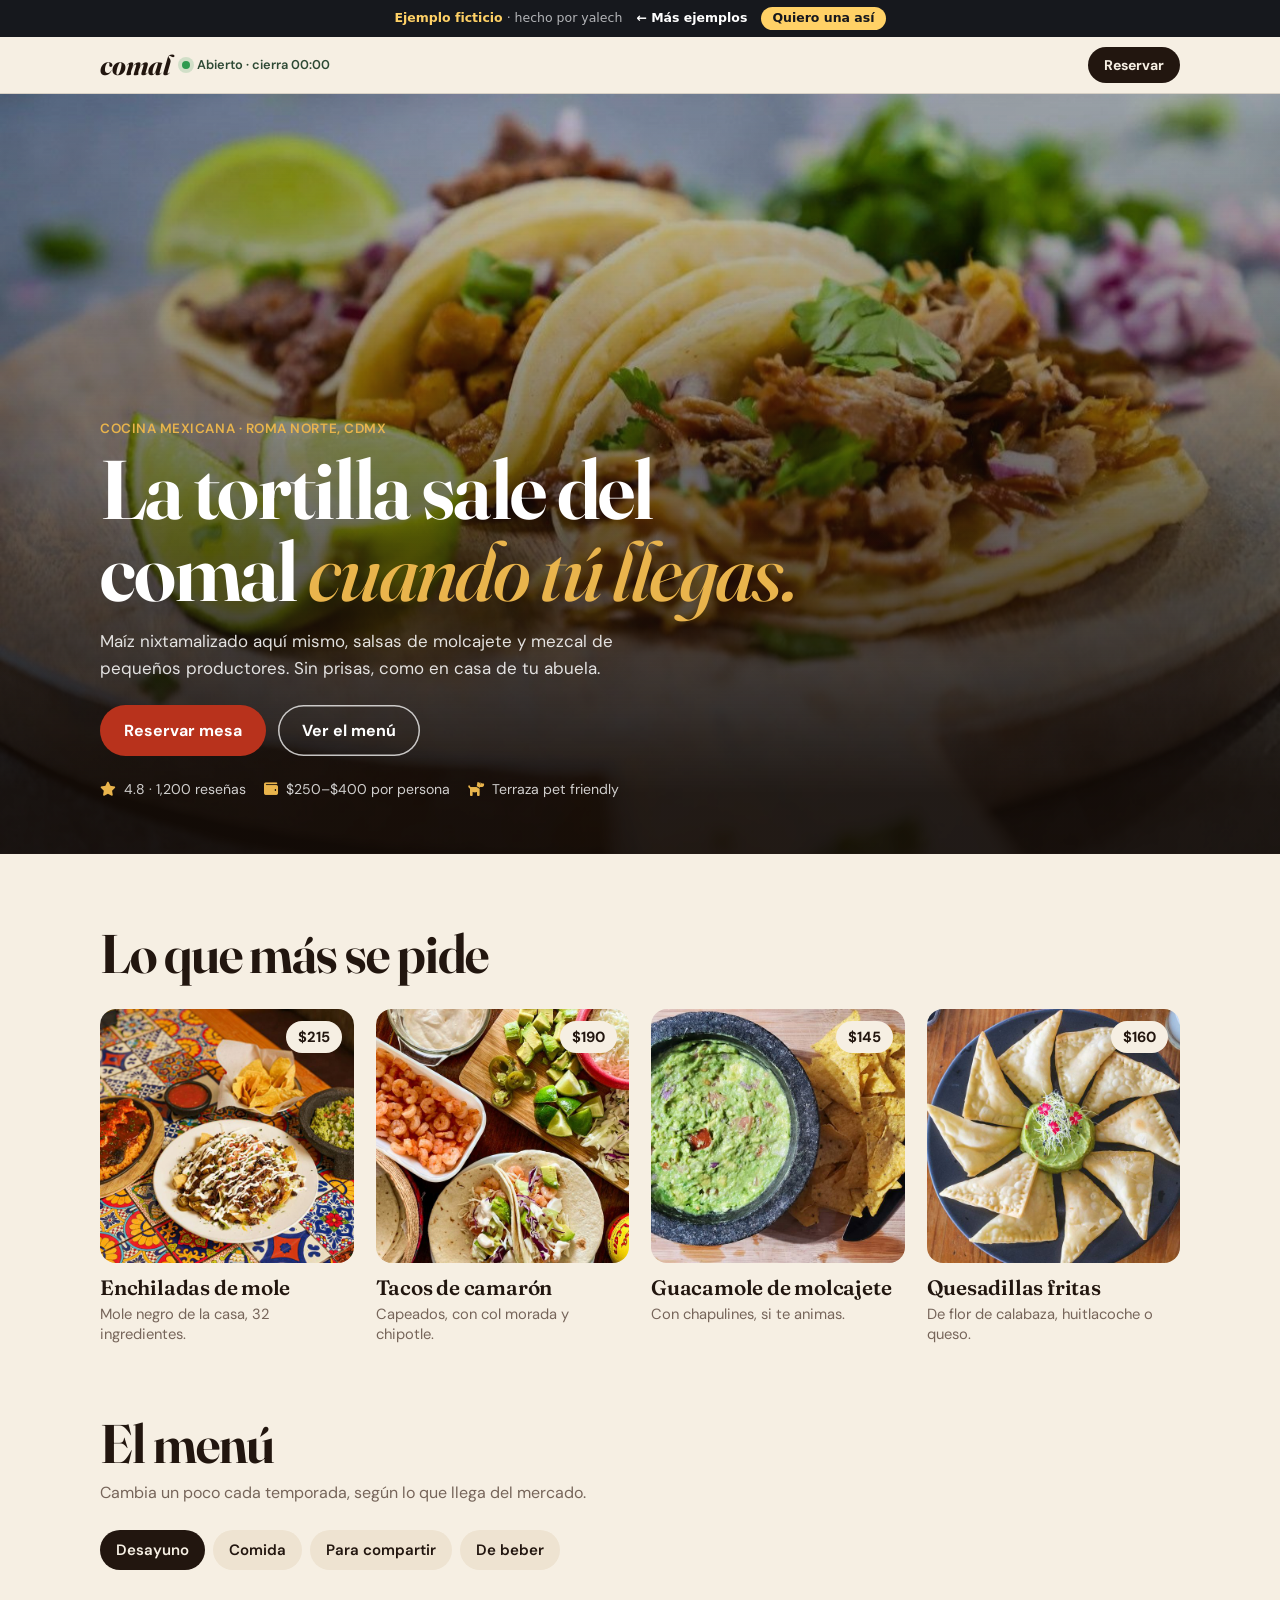
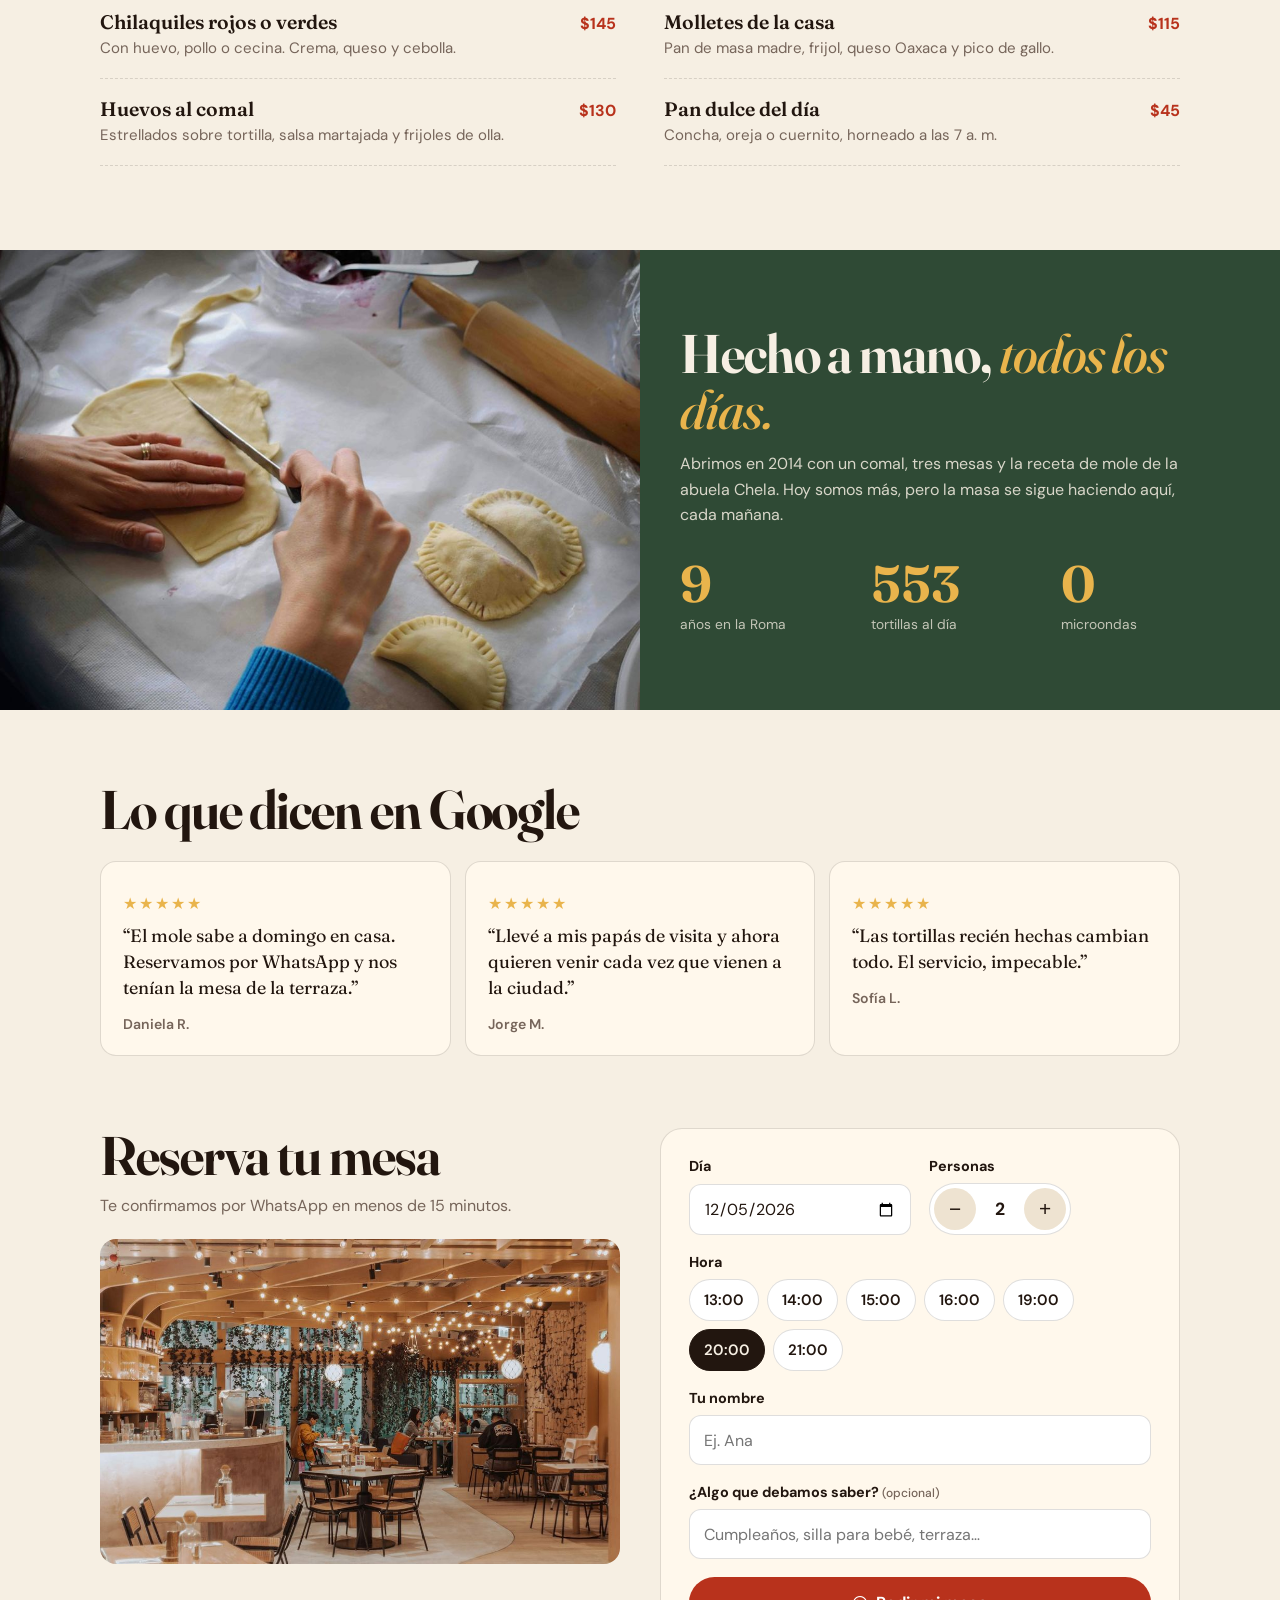
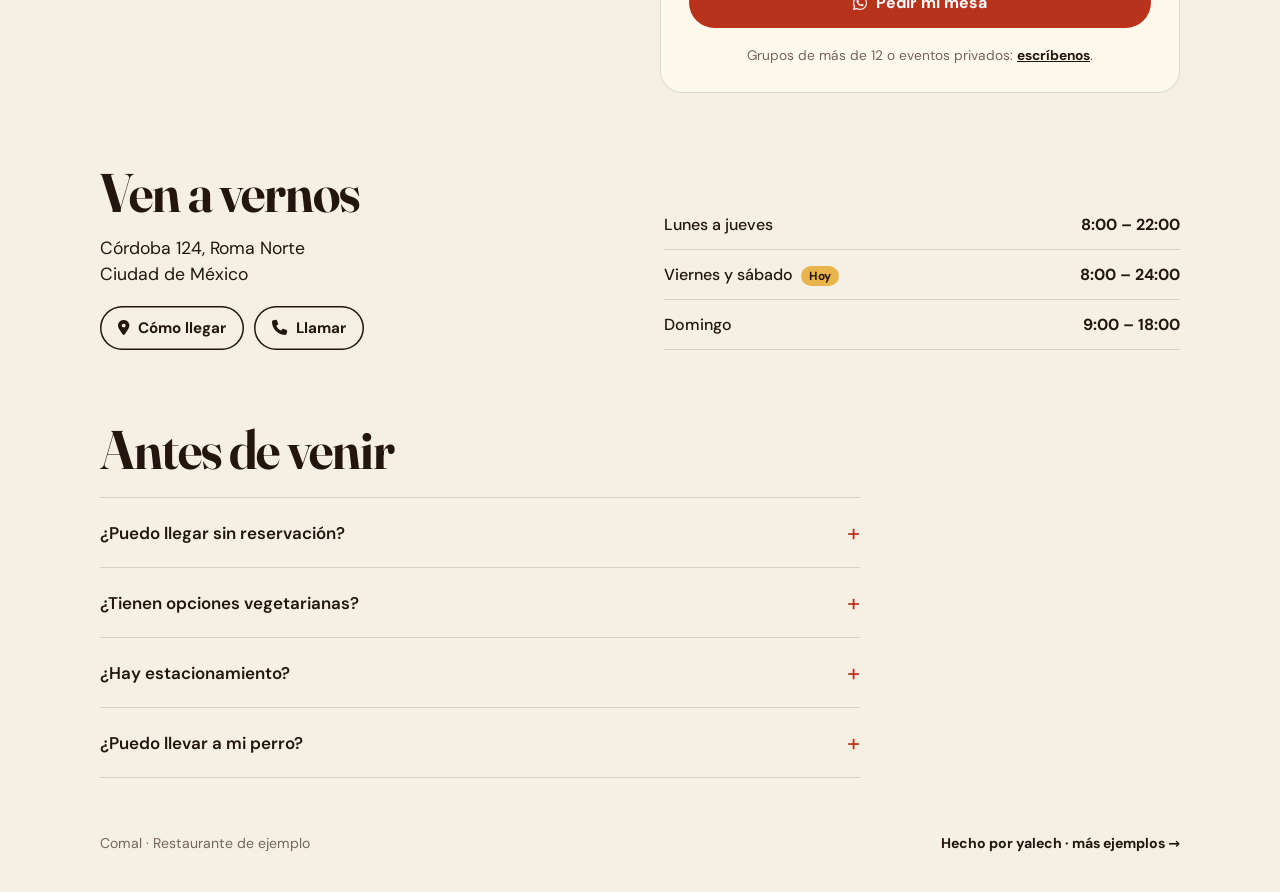
<file: restaurante/index.html>
<!doctype html>
<html lang="es">
<head>
  <meta charset="utf-8" />
  <meta name="viewport" content="width=device-width, initial-scale=1, viewport-fit=cover" />
  <title>Comal · Cocina mexicana en la Roma</title>
  <meta name="description" content="Tortillas hechas a mano, salsas de molcajete y mezcal. Reserva tu mesa en Comal, Roma Norte, CDMX." />
  <meta name="theme-color" content="#f6efe3" />
  <!-- Vista previa al compartir (WhatsApp, Facebook…). Al publicar, cambia la ruta de la imagen
       por la URL completa, ej. https://tudominio.com/assets/og.jpg -->
  <meta property="og:type" content="website" />
  <meta property="og:title" content="Comal · Cocina mexicana en la Roma" />
  <meta property="og:description" content="Tortillas hechas a mano, salsas de molcajete y mezcal. Reserva tu mesa en Comal, Roma Norte." />
  <meta property="og:image" content="assets/og.jpg" />
  <meta property="og:image:width" content="1200" />
  <meta property="og:image:height" content="630" />
  <meta name="twitter:card" content="summary_large_image" />
  <link rel="icon" href="favicon.svg" type="image/svg+xml" />
  <link rel="preload" href="../assets/fuentes/dm-sans-latin-89c7ce3a.woff2" as="font" type="font/woff2" crossorigin />
  <link rel="preload" href="../assets/fuentes/fraunces-latin-b58654dd.woff2" as="font" type="font/woff2" crossorigin />
  <link rel="preload" href="../assets/fuentes/fraunces-latin-48642176.woff2" as="font" type="font/woff2" crossorigin />
  <link rel="stylesheet" href="../assets/fuentes/fraunces-dmsans-fc02c4.css" />
  <link rel="stylesheet" href="../assets/iconos/iconos.css?v=6" />
  <link rel="stylesheet" href="styles.css?v=2" />
  <!-- Información para Google (horario, dirección, precios). No se ve en la página.
       Al publicar con datos reales: cambia telephone, address y la imagen por la URL completa. -->
  <script type="application/ld+json">
  {
    "@context": "https://schema.org",
    "@type": "Restaurant",
    "name": "Comal",
    "description": "Cocina mexicana con tortillas hechas a mano, salsas de molcajete y mezcal.",
    "image": "assets/og.jpg",
    "telephone": "+520000000000",
    "servesCuisine": "Mexicana",
    "priceRange": "$$",
    "acceptsReservations": true,
    "address": {
      "@type": "PostalAddress",
      "streetAddress": "Córdoba 124, Roma Norte",
      "addressLocality": "Ciudad de México",
      "addressRegion": "CDMX",
      "addressCountry": "MX"
    },
    "openingHoursSpecification": [
      {
        "@type": "OpeningHoursSpecification",
        "dayOfWeek": [
          "Monday",
          "Tuesday",
          "Wednesday",
          "Thursday"
        ],
        "opens": "08:00",
        "closes": "22:00"
      },
      {
        "@type": "OpeningHoursSpecification",
        "dayOfWeek": [
          "Friday",
          "Saturday"
        ],
        "opens": "08:00",
        "closes": "23:59"
      },
      {
        "@type": "OpeningHoursSpecification",
        "dayOfWeek": [
          "Sunday"
        ],
        "opens": "09:00",
        "closes": "18:00"
      }
    ]
  }
  </script>
  <link rel="stylesheet" href="../assets/muestra.css?v=4" />
</head>
<body>
  <!-- Aviso de ejemplo (ficticio) con regreso y cotizador. Para un cliente real, borra este bloque. -->
  <div class="mu-barra" role="note">
    <span><strong>Ejemplo ficticio</strong><span class="mu-barra-quien"> · hecho por yalech</span></span>
    <a href="../">← Más ejemplos</a>
    <a class="mu-barra-cta" href="../?cotizar=landing&amp;ejemplo=Restaurante">Quiero una así</a>
  </div>
  <!-- Landing de ejemplo (restaurante ficticio). Fotos de Unsplash, uso libre.
       Para cambiar el número de WhatsApp, busca "520000000000" (aparece también en el script del final). -->

  <header class="topbar">
    <a class="logo" href="#">comal</a>
    <p class="status" id="status" hidden><span class="dot"></span><span class="status-text"></span></p>
    <a class="topbar-cta" href="#reservar">Reservar</a>
  </header>

  <main>
    <!-- ========== Portada ========== -->
    <section class="hero">
      <img class="hero-img" src="assets/hero.jpg" alt="Tres tacos de carne con cebolla, cilantro y limón sobre una tabla" />
      <div class="hero-text">
        <p class="kicker">Cocina mexicana · Roma Norte, CDMX</p>
        <h1 class="title">La tortilla sale del comal <em>cuando tú llegas.</em></h1>
        <p class="lead">Maíz nixtamalizado aquí mismo, salsas de molcajete y mezcal de pequeños productores. Sin prisas, como en casa de tu abuela.</p>
        <div class="hero-actions">
          <a class="btn btn--chile" href="#reservar">Reservar mesa</a>
          <a class="btn btn--ghost" href="#menu">Ver el menú</a>
        </div>
        <ul class="facts">
          <li><i class="fa-solid fa-star"></i> 4.8 · 1,200 reseñas</li>
          <li><i class="fa-solid fa-wallet"></i> $250–$400 por persona</li>
          <li><i class="fa-solid fa-dog"></i> Terraza pet friendly</li>
        </ul>
      </div>
    </section>

    <!-- ========== Favoritos ========== -->
    <section class="section" aria-labelledby="fav-title">
      <div class="section-head">
        <h2 class="h2" id="fav-title">Lo que más se pide</h2>
        <p class="swipe">Desliza →</p>
      </div>
      <ul class="favs" tabindex="0" aria-label="Platillos favoritos (desliza para ver más)">
        <li class="fav">
          <img src="assets/enchiladas.jpg" alt="Plato de enchiladas con crema, arroz y guacamole" loading="lazy" />
          <h3>Enchiladas de mole</h3>
          <p>Mole negro de la casa, 32 ingredientes.</p>
          <span class="price">$215</span>
        </li>
        <li class="fav">
          <img src="assets/camaron.jpg" alt="Tacos de camarón con col, aguacate y limón" loading="lazy" />
          <h3>Tacos de camarón</h3>
          <p>Capeados, con col morada y chipotle.</p>
          <span class="price">$190</span>
        </li>
        <li class="fav">
          <img src="assets/guacamole.jpg" alt="Guacamole en molcajete con totopos" loading="lazy" />
          <h3>Guacamole de molcajete</h3>
          <p>Con chapulines, si te animas.</p>
          <span class="price">$145</span>
        </li>
        <li class="fav">
          <img src="assets/quesadillas.jpg" alt="Quesadillas fritas acomodadas alrededor de un guacamole" loading="lazy" />
          <h3>Quesadillas fritas</h3>
          <p>De flor de calabaza, huitlacoche o queso.</p>
          <span class="price">$160</span>
        </li>
      </ul>
    </section>

    <!-- ========== Menú ==========
         Cada pestaña muestra su lista. Para agregar un platillo, copia un <li class="dish">. -->
    <section class="section" id="menu" aria-labelledby="menu-title">
      <h2 class="h2" id="menu-title">El menú</h2>
      <p class="sub">Cambia un poco cada temporada, según lo que llega del mercado.</p>

      <div class="tabs" role="tablist" aria-label="Secciones del menú">
        <button class="tab" role="tab" aria-selected="true" aria-controls="m-desayuno" id="t-desayuno">Desayuno</button>
        <button class="tab" role="tab" aria-selected="false" aria-controls="m-comida" id="t-comida" tabindex="-1">Comida</button>
        <button class="tab" role="tab" aria-selected="false" aria-controls="m-compartir" id="t-compartir" tabindex="-1">Para compartir</button>
        <button class="tab" role="tab" aria-selected="false" aria-controls="m-beber" id="t-beber" tabindex="-1">De beber</button>
      </div>

      <div class="dishes-panel" role="tabpanel" id="m-desayuno" aria-labelledby="t-desayuno"><ul class="dishes">
        <li class="dish"><div><h3>Chilaquiles rojos o verdes</h3><p>Con huevo, pollo o cecina. Crema, queso y cebolla.</p></div><span>$145</span></li>
        <li class="dish"><div><h3>Huevos al comal</h3><p>Estrellados sobre tortilla, salsa martajada y frijoles de olla.</p></div><span>$130</span></li>
        <li class="dish"><div><h3>Molletes de la casa</h3><p>Pan de masa madre, frijol, queso Oaxaca y pico de gallo.</p></div><span>$115</span></li>
        <li class="dish"><div><h3>Pan dulce del día</h3><p>Concha, oreja o cuernito, horneado a las 7 a. m.</p></div><span>$45</span></li>
      </ul></div>
      <div class="dishes-panel" role="tabpanel" id="m-comida" aria-labelledby="t-comida" hidden><ul class="dishes">
        <li class="dish"><div><h3>Enchiladas de mole negro</h3><p>Rellenas de pollo, con ajonjolí y cebolla morada.</p></div><span>$215</span></li>
        <li class="dish"><div><h3>Tacos de camarón</h3><p>Tres piezas, capeados, con col morada y mayonesa de chipotle.</p></div><span>$190</span></li>
        <li class="dish"><div><h3>Pescado a la talla</h3><p>Pesca del día con adobo rojo y verde. Para dos.</p></div><span>$520</span></li>
        <li class="dish"><div><h3>Sopa de tortilla</h3><p>Chile pasilla, aguacate, queso y chicharrón.</p></div><span>$110</span></li>
      </ul></div>
      <div class="dishes-panel" role="tabpanel" id="m-compartir" aria-labelledby="t-compartir" hidden><ul class="dishes">
        <li class="dish"><div><h3>Guacamole de molcajete</h3><p>Con totopos recién fritos. Chapulines +$40.</p></div><span>$145</span></li>
        <li class="dish"><div><h3>Tostadas de atún</h3><p>Cuatro piezas con aguacate, cebolla frita y salsa macha.</p></div><span>$235</span></li>
        <li class="dish"><div><h3>Quesadillas fritas</h3><p>Seis piezas: flor de calabaza, huitlacoche o queso.</p></div><span>$160</span></li>
        <li class="dish"><div><h3>Queso fundido</h3><p>Con chorizo o champiñones y tortillas de maíz azul.</p></div><span>$170</span></li>
      </ul></div>
      <div class="dishes-panel" role="tabpanel" id="m-beber" aria-labelledby="t-beber" hidden><ul class="dishes">
        <li class="dish"><div><h3>Agua del día</h3><p>Jamaica, horchata o la que tengamos de temporada.</p></div><span>$45</span></li>
        <li class="dish"><div><h3>Café de olla</h3><p>Con canela y piloncillo.</p></div><span>$50</span></li>
        <li class="dish"><div><h3>Mezcal espadín</h3><p>De Santiago Matatlán, servido con naranja y sal de gusano.</p></div><span>$120</span></li>
        <li class="dish"><div><h3>Margarita de tamarindo</h3><p>Con chile piquín en la orilla.</p></div><span>$140</span></li>
      </ul></div>
    </section>

    <!-- ========== Historia ========== -->
    <section class="story">
      <img src="assets/manos.jpg" alt="Manos preparando masa sobre una mesa" loading="lazy" />
      <div class="story-text">
        <h2 class="h2">Hecho a mano, <em>todos los días.</em></h2>
        <p>Abrimos en 2014 con un comal, tres mesas y la receta de mole de la abuela Chela. Hoy somos más, pero la masa se sigue haciendo aquí, cada mañana.</p>
        <ul class="nums">
          <li><strong class="num">10</strong><span>años en la Roma</span></li>
          <li><strong class="num">600</strong><span>tortillas al día</span></li>
          <li><strong class="num">0</strong><span>microondas</span></li>
        </ul>
      </div>
    </section>

    <!-- ========== Opiniones ========== -->
    <section class="section" aria-labelledby="reviews-title">
      <h2 class="h2" id="reviews-title">Lo que dicen en Google</h2>
      <div class="reviews">
        <blockquote class="review">
          <p class="stars" aria-label="5 de 5 estrellas">★★★★★</p>
          <p>“El mole sabe a domingo en casa. Reservamos por WhatsApp y nos tenían la mesa de la terraza.”</p>
          <footer>Daniela R.</footer>
        </blockquote>
        <blockquote class="review">
          <p class="stars" aria-label="5 de 5 estrellas">★★★★★</p>
          <p>“Llevé a mis papás de visita y ahora quieren venir cada vez que vienen a la ciudad.”</p>
          <footer>Jorge M.</footer>
        </blockquote>
        <blockquote class="review">
          <p class="stars" aria-label="5 de 5 estrellas">★★★★★</p>
          <p>“Las tortillas recién hechas cambian todo. El servicio, impecable.”</p>
          <footer>Sofía L.</footer>
        </blockquote>
      </div>
    </section>

    <!-- ========== Reservar ==========
         El formulario no envía nada a ningún servidor: arma un mensaje y abre WhatsApp. -->
    <section class="section" id="reservar" aria-labelledby="reservar-title">
      <div class="booking">
        <div class="booking-head">
          <h2 class="h2" id="reservar-title">Reserva tu mesa</h2>
          <p class="sub">Te confirmamos por WhatsApp en menos de 15 minutos.</p>
          <img src="assets/salon.jpg" alt="Salón del restaurante con luces colgantes y mesas de madera" loading="lazy" />
        </div>

        <form class="form" id="form-reserva" novalidate>
          <label class="field field--half">
            <span>Día</span>
            <input type="date" name="dia" required />
          </label>
          <div class="field field--half">
            <span id="personas-label">Personas</span>
            <div class="stepper" role="group" aria-labelledby="personas-label">
              <button type="button" data-step="-1" aria-label="Menos personas">−</button>
              <output id="personas" aria-live="polite">2</output>
              <button type="button" data-step="1" aria-label="Más personas">+</button>
            </div>
          </div>
          <fieldset class="field">
            <legend>Hora</legend>
            <div class="chips" id="horas"></div>
          </fieldset>
          <label class="field">
            <span>Tu nombre</span>
            <input type="text" name="nombre" maxlength="40" autocomplete="name" placeholder="Ej. Ana" required />
          </label>
          <label class="field field--wide">
            <span>¿Algo que debamos saber? <small>(opcional)</small></span>
            <input type="text" name="nota" maxlength="120" placeholder="Cumpleaños, silla para bebé, terraza…" />
          </label>
          <p class="form-error" id="form-error" role="alert"></p>
          <button class="btn btn--chile btn--block" type="submit"><i class="fa-brands fa-whatsapp"></i> Pedir mi mesa</button>
          <p class="form-note">Grupos de más de 12 o eventos privados: <a href="https://wa.me/520000000000?text=Hola%20Comal,%20quiero%20cotizar%20un%20evento%20privado" target="_blank" rel="noopener">escríbenos</a>.</p>
        </form>
      </div>
    </section>

    <!-- ========== Horario y ubicación ========== -->
    <section class="section visit" aria-labelledby="visit-title">
      <div>
        <h2 class="h2" id="visit-title">Ven a vernos</h2>
        <p class="address">Córdoba 124, Roma Norte<br />Ciudad de México</p>
        <div class="visit-actions">
          <a class="btn btn--line" href="https://www.google.com/maps/search/?api=1&query=Roma%20Norte%2C%20Ciudad%20de%20M%C3%A9xico" target="_blank" rel="noopener"><i class="fa-solid fa-location-dot"></i> Cómo llegar</a>
          <a class="btn btn--line" href="tel:+520000000000"><i class="fa-solid fa-phone"></i> Llamar</a>
        </div>
      </div>
      <table class="hours">
        <caption class="sr-only">Horario</caption>
        <tbody>
          <tr data-days="1,2,3,4"><th scope="row">Lunes a jueves</th><td>8:00 – 22:00</td></tr>
          <tr data-days="5,6"><th scope="row">Viernes y sábado</th><td>8:00 – 24:00</td></tr>
          <tr data-days="0"><th scope="row">Domingo</th><td>9:00 – 18:00</td></tr>
        </tbody>
      </table>
    </section>

    <!-- ========== Preguntas ========== -->
    <section class="section" aria-labelledby="faq-title">
      <h2 class="h2" id="faq-title">Antes de venir</h2>
      <div class="faq">
        <details>
          <summary>¿Puedo llegar sin reservación?</summary>
          <p>Sí, pero viernes y sábado en la noche casi siempre hay espera. Con reservación tu mesa está lista.</p>
        </details>
        <details>
          <summary>¿Tienen opciones vegetarianas?</summary>
          <p>Varias: quesadillas de flor y huitlacoche, chilaquiles, enchiladas de mole con queso y tacos de hongos.</p>
        </details>
        <details>
          <summary>¿Hay estacionamiento?</summary>
          <p>Tenemos valet parking de jueves a domingo. Entre semana hay estacionamiento público a media cuadra.</p>
        </details>
        <details>
          <summary>¿Puedo llevar a mi perro?</summary>
          <p>¡Claro! En la terraza son bienvenidos y les llevamos agua.</p>
        </details>
      </div>
    </section>
  </main>

  <footer class="footer">
    <span>Comal · Restaurante de ejemplo</span>
    <a href="../">Hecho por yalech · más ejemplos →</a>
  </footer>

  <!-- Barra fija en celular: aparece al pasar la portada y se oculta en la sección de reservar -->
  <div class="buybar" aria-hidden="true">
    <span><i class="fa-solid fa-utensils"></i> ¿Mesa para hoy?</span>
    <a class="btn btn--chile" href="#reservar" tabindex="-1">Reservar</a>
  </div>

  <script src="../assets/motion.js"></script>
  <script>
    // Número de WhatsApp del restaurante (código de país + número, sin espacios ni signos)
    const WHATSAPP = '520000000000';

    // Efectos al bajar
    motion.reveal('.section-head, .h2, .sub, .story img, .booking-head img');
    motion.stagger('.favs, .dishes:not([hidden]), .reviews, .faq, .nums');
    motion.count('.num');

    // ---------- Abierto / cerrado (hora de la Ciudad de México) ----------
    // Horario: [abre, cierra] en horas, por día de la semana (0 = domingo)
    const HORARIO = { 0: [9, 18], 1: [8, 22], 2: [8, 22], 3: [8, 22], 4: [8, 22], 5: [8, 24], 6: [8, 24] };
    const ahoraCDMX = () => {
      const p = new Intl.DateTimeFormat('en-US', { timeZone: 'America/Mexico_City', weekday: 'short', hour: 'numeric', minute: 'numeric', hourCycle: 'h23' }).formatToParts(new Date());
      const get = t => p.find(x => x.type === t).value;
      const dia = ['Sun', 'Mon', 'Tue', 'Wed', 'Thu', 'Fri', 'Sat'].indexOf(get('weekday'));
      return { dia, hora: +get('hour') + +get('minute') / 60 };
    };
    const { dia, hora } = ahoraCDMX();
    const [abre, cierra] = HORARIO[dia];
    const abierto = hora >= abre && hora < cierra;
    const status = document.getElementById('status');
    status.classList.toggle('is-open', abierto);
    status.querySelector('.status-text').textContent = abierto
      ? `Abierto · cierra ${cierra === 24 ? '00' : cierra}:00`
      : (hora < abre ? `Abre hoy a las ${abre}:00` : 'Cerrado · abre mañana');
    status.hidden = false;
    document.querySelectorAll('.hours tr').forEach(tr => tr.classList.toggle('is-today', tr.dataset.days.split(',').includes(String(dia))));

    // ---------- Pestañas del menú ----------
    const tabs = [...document.querySelectorAll('.tab')];
    const elegir = tab => {
      tabs.forEach(t => {
        const on = t === tab;
        t.setAttribute('aria-selected', on);
        t.tabIndex = on ? 0 : -1;
        document.getElementById(t.getAttribute('aria-controls')).hidden = !on;
      });
    };
    tabs.forEach((t, i) => {
      t.addEventListener('click', () => elegir(t));
      t.addEventListener('keydown', e => {
        const d = e.key === 'ArrowRight' ? 1 : e.key === 'ArrowLeft' ? -1 : 0;
        if (!d) return;
        const n = tabs[(i + d + tabs.length) % tabs.length];
        elegir(n); n.focus();
      });
    });

    // ---------- Reservación por WhatsApp ----------
    const form = document.getElementById('form-reserva');
    const error = document.getElementById('form-error');
    // Horas que se pueden reservar. Solo se muestran las que caen dentro del horario de ese día
    // (hasta una hora antes de cerrar) y, si es hoy, las que todavía no pasan.
    const HORAS = [13, 14, 15, 16, 19, 20, 21];
    const horas = document.getElementById('horas');
    const fechaHoyCDMX = new Intl.DateTimeFormat('en-CA', { timeZone: 'America/Mexico_City' }).format(new Date());
    const libres = fecha => {
      const [a, m, d] = fecha.split('-').map(Number);
      const [abre, cierra] = HORARIO[new Date(a, m - 1, d).getDay()];
      return HORAS.filter(h => h >= abre && h + 1 <= cierra && (fecha !== fechaHoyCDMX || h > hora + 0.5));
    };
    const pintarHoras = () => {
      const antes = form.hora ? form.hora.value : '20:00';
      const lista = libres(form.dia.value).map(h => h + ':00');
      horas.replaceChildren();
      lista.forEach(h => {
        const label = document.createElement('label');
        label.className = 'chip';
        const input = Object.assign(document.createElement('input'), { type: 'radio', name: 'hora', value: h });
        label.append(input, document.createTextNode(h));
        horas.append(label);
      });
      if (!lista.length) {
        const p = document.createElement('p');
        p.className = 'no-hours';
        p.textContent = 'Ya no hay horarios este día. Elige otro.';
        horas.append(p);
        return;
      }
      const elegida = horas.querySelector(`input[value="${lista.includes(antes) ? antes : lista[lista.length > 1 ? lista.length - 2 : 0]}"]`);
      elegida.checked = true;
    };

    // El día mínimo es hoy (o mañana, si hoy ya no hay horarios) y el máximo, en 60 días
    const iso = d => new Date(d.getTime() - d.getTimezoneOffset() * 60000).toISOString().slice(0, 10);
    const hoy = new Date();
    form.dia.min = iso(hoy);
    form.dia.max = iso(new Date(hoy.getTime() + 60 * 864e5));
    form.dia.value = libres(iso(hoy)).length ? iso(hoy) : iso(new Date(hoy.getTime() + 864e5));
    pintarHoras();
    form.dia.addEventListener('change', () => { if (/^\d{4}-\d{2}-\d{2}$/.test(form.dia.value)) pintarHoras(); });

    let personas = 2;
    const out = document.getElementById('personas');
    form.querySelectorAll('[data-step]').forEach(b => b.addEventListener('click', () => {
      personas = Math.min(12, Math.max(1, personas + Number(b.dataset.step)));
      out.textContent = personas;
    }));

    // Limpia lo que escribe la persona: sin caracteres de control y con largo máximo
    const limpiar = (texto, max) => texto.replace(/[\u0000-\u001f\u007f]/g, ' ').replace(/\s+/g, ' ').trim().slice(0, max);

    form.addEventListener('submit', e => {
      e.preventDefault();
      const nombre = limpiar(form.nombre.value, 40);
      const nota = limpiar(form.nota.value, 120);
      const fecha = form.dia.value;
      const hora = form.hora ? (form.hora.checked ?? true) && form.hora.value : '';
      const valida = /^\d{4}-\d{2}-\d{2}$/.test(fecha) && fecha >= form.dia.min && fecha <= form.dia.max;

      if (!valida) { form.dia.focus(); return (error.textContent = 'Elige un día entre hoy y los próximos 60 días.'); }
      if (!libres(fecha).map(h => h + ':00').includes(hora)) { form.querySelector('[name=hora]')?.focus(); return (error.textContent = 'Elige una hora disponible para ese día.'); }
      if (nombre.length < 2) { form.nombre.focus(); return (error.textContent = 'Escribe tu nombre para apartar la mesa.'); }
      error.textContent = '';

      const [a, m, d] = fecha.split('-').map(Number);
      const bonita = new Date(a, m - 1, d).toLocaleDateString('es-MX', { weekday: 'long', day: 'numeric', month: 'long' });
      let msg = `Hola Comal, quiero reservar una mesa:\n• ${bonita}, ${hora}\n• ${personas} ${personas === 1 ? 'persona' : 'personas'}\n• A nombre de ${nombre}`;
      if (nota) msg += `\n• Nota: ${nota}`;
      if (window.muestra) return muestra.whatsapp(msg); // plantilla de ejemplo
      window.open(`https://wa.me/${WHATSAPP}?text=${encodeURIComponent(msg)}`, '_blank', 'noopener');
    });

    // ---------- Barra fija en celular ----------
    const bar = document.querySelector('.buybar');
    const hero = document.querySelector('.hero');
    const reservar = document.querySelector('#reservar');
    const update = () => {
      const pastHero = hero.getBoundingClientRect().bottom < 0;
      const r = reservar.getBoundingClientRect();
      bar.classList.toggle('show', pastHero && !(r.top < innerHeight && r.bottom > 0));
    };
    addEventListener('scroll', update, { passive: true });
    addEventListener('resize', update);
    update();
  </script>
  <!-- Modo muestra (ejemplo ficticio). Para un cliente real, borra la siguiente línea. -->
  <script src="../assets/muestra.js?v=4" data-servicio="landing" data-ejemplo="Restaurante" data-para="Comal"></script>
  <script src="../assets/errores.js?v=1"></script>
</body>
</html>
</file>
<file: assets/fuentes/schibstedgrotesk-2d2a8c.css>
/* Tipografías de Google Fonts (licencia SIL OFL), servidas desde este sitio.
 * Origen: https://fonts.googleapis.com/css2?family=Schibsted+Grotesk:wght@400;500;600;700&display=swap
 * Solo los juegos latin y latin-ext. Se genera con fuentes.py; no editar a mano. */
@font-face {
  font-family: 'Schibsted Grotesk';
  font-style: normal;
  font-weight: 400;
  font-display: swap;
  src: url(schibsted-grotesk-latin-ext-0b648569.woff2) format('woff2');
  unicode-range: U+0100-02BA, U+02BD-02C5, U+02C7-02CC, U+02CE-02D7, U+02DD-02FF, U+0304, U+0308, U+0329, U+1D00-1DBF, U+1E00-1E9F, U+1EF2-1EFF, U+2020, U+20A0-20AB, U+20AD-20C4, U+2113, U+2C60-2C7F, U+A720-A7FF;
}
@font-face {
  font-family: 'Schibsted Grotesk';
  font-style: normal;
  font-weight: 400;
  font-display: swap;
  src: url(schibsted-grotesk-latin-abd60509.woff2) format('woff2');
  unicode-range: U+0000-00FF, U+0131, U+0152-0153, U+02BB-02BC, U+02C6, U+02DA, U+02DC, U+0304, U+0308, U+0329, U+2000-206F, U+20AC, U+2122, U+2191, U+2193, U+2212, U+2215, U+FEFF, U+FFFD;
}
@font-face {
  font-family: 'Schibsted Grotesk';
  font-style: normal;
  font-weight: 500;
  font-display: swap;
  src: url(schibsted-grotesk-latin-ext-0b648569.woff2) format('woff2');
  unicode-range: U+0100-02BA, U+02BD-02C5, U+02C7-02CC, U+02CE-02D7, U+02DD-02FF, U+0304, U+0308, U+0329, U+1D00-1DBF, U+1E00-1E9F, U+1EF2-1EFF, U+2020, U+20A0-20AB, U+20AD-20C4, U+2113, U+2C60-2C7F, U+A720-A7FF;
}
@font-face {
  font-family: 'Schibsted Grotesk';
  font-style: normal;
  font-weight: 500;
  font-display: swap;
  src: url(schibsted-grotesk-latin-abd60509.woff2) format('woff2');
  unicode-range: U+0000-00FF, U+0131, U+0152-0153, U+02BB-02BC, U+02C6, U+02DA, U+02DC, U+0304, U+0308, U+0329, U+2000-206F, U+20AC, U+2122, U+2191, U+2193, U+2212, U+2215, U+FEFF, U+FFFD;
}
@font-face {
  font-family: 'Schibsted Grotesk';
  font-style: normal;
  font-weight: 600;
  font-display: swap;
  src: url(schibsted-grotesk-latin-ext-0b648569.woff2) format('woff2');
  unicode-range: U+0100-02BA, U+02BD-02C5, U+02C7-02CC, U+02CE-02D7, U+02DD-02FF, U+0304, U+0308, U+0329, U+1D00-1DBF, U+1E00-1E9F, U+1EF2-1EFF, U+2020, U+20A0-20AB, U+20AD-20C4, U+2113, U+2C60-2C7F, U+A720-A7FF;
}
@font-face {
  font-family: 'Schibsted Grotesk';
  font-style: normal;
  font-weight: 600;
  font-display: swap;
  src: url(schibsted-grotesk-latin-abd60509.woff2) format('woff2');
  unicode-range: U+0000-00FF, U+0131, U+0152-0153, U+02BB-02BC, U+02C6, U+02DA, U+02DC, U+0304, U+0308, U+0329, U+2000-206F, U+20AC, U+2122, U+2191, U+2193, U+2212, U+2215, U+FEFF, U+FFFD;
}
@font-face {
  font-family: 'Schibsted Grotesk';
  font-style: normal;
  font-weight: 700;
  font-display: swap;
  src: url(schibsted-grotesk-latin-ext-0b648569.woff2) format('woff2');
  unicode-range: U+0100-02BA, U+02BD-02C5, U+02C7-02CC, U+02CE-02D7, U+02DD-02FF, U+0304, U+0308, U+0329, U+1D00-1DBF, U+1E00-1E9F, U+1EF2-1EFF, U+2020, U+20A0-20AB, U+20AD-20C4, U+2113, U+2C60-2C7F, U+A720-A7FF;
}
@font-face {
  font-family: 'Schibsted Grotesk';
  font-style: normal;
  font-weight: 700;
  font-display: swap;
  src: url(schibsted-grotesk-latin-abd60509.woff2) format('woff2');
  unicode-range: U+0000-00FF, U+0131, U+0152-0153, U+02BB-02BC, U+02C6, U+02DA, U+02DC, U+0304, U+0308, U+0329, U+2000-206F, U+20AC, U+2122, U+2191, U+2193, U+2212, U+2215, U+FEFF, U+FFFD;
}
</file>
<file: estilos.css>
:root {
  --bg: #f5f0e8;
  --paper: #ebe4d8;
  --ink: #0e0f10;
  --muted: #6a645b;
  --line: rgba(14, 15, 16, 0.12);
  --amber: #f2a65a;
  --amber-text: #9a5113;

  --font: "Schibsted Grotesk", system-ui, sans-serif;
  --tracking: -0.03em;

  /* Tamaño del celular de muestra */
  --phone-w: 230;
  --screen-w: 390;
  --screen-h: 844;
}

* { box-sizing: border-box; margin: 0; padding: 0; }

body {
  font-family: var(--font);
  color: var(--ink);
  background: var(--bg);
  -webkit-font-smoothing: antialiased;
  overflow-x: hidden;
}

/* ---------- Barra superior ---------- */
.topbar {
  max-width: 1180px;
  margin: 0 auto;
  padding: 20px 20px 0;
}
.back {
  display: inline-flex;
  align-items: center;
  gap: 8px;
  padding: 5px 14px 5px 10px;
  border-radius: 999px;
  background: var(--ink);
  color: var(--bg);
  text-decoration: none;
  font-size: 0.88rem;
  font-weight: 600;
  box-shadow: 0 8px 18px -10px rgba(14, 15, 16, 0.55);
  transition: background 0.2s ease, color 0.2s ease;
}
.back i { font-size: 0.8rem; color: var(--amber); transition: translate 0.2s ease; }
.back-avatar {
  display: grid;
  place-items: center;
  width: 26px;
  height: 26px;
  border-radius: 50%;
  background: var(--amber);
  color: var(--ink);
  font-size: 0.68rem;
  font-weight: 700;
}
.back:hover { background: #2a2b2e; }
.back:hover i { translate: -3px 0; }

/* ---------- Intro ---------- */
.intro {
  max-width: 780px;
  margin: 0 auto;
  padding: 48px 20px 24px;
  text-align: center;
}
.kicker {
  font-size: 0.85rem;
  font-weight: 600;
  color: var(--amber-text);
}
.title {
  font-weight: 700;
  font-size: clamp(2.3rem, 7.5vw, 4rem);
  line-height: 1.02;
  letter-spacing: var(--tracking);
  margin: 14px 0 18px;
  text-wrap: balance;
}
.title em {
  font-style: normal;
  background: linear-gradient(transparent 62%, rgba(242, 166, 90, 0.55) 62%);
}
.lead {
  max-width: 48ch;
  margin: 0 auto;
  font-size: 1.05rem;
  line-height: 1.6;
  color: var(--muted);
}

/* Cómo funciona: 3 pasos */
.how {
  list-style: none;
  counter-reset: how;
  display: flex;
  justify-content: center;
  gap: 6px;
  margin-top: 22px;
}
.how li {
  counter-increment: how;
  display: flex;
  align-items: center;
  gap: 8px;
  padding: 7px 13px 7px 7px;
  border-radius: 999px;
  background: var(--paper);
  font-size: 0.88rem;
  color: var(--muted);
}
.how li::before {
  content: counter(how);
  display: grid;
  place-items: center;
  width: 22px;
  height: 22px;
  border-radius: 50%;
  background: var(--ink);
  color: var(--amber);
  font-size: 0.72rem;
  font-weight: 700;
}
.how strong { color: var(--ink); font-weight: 600; }

/* ¿No sabes cuál? → abre el cotizador */
.help { margin-top: 18px; font-size: 0.95rem; color: var(--muted); animation: rise 0.8s cubic-bezier(0.2, 0.8, 0.2, 1) 0.55s both; }
.help a { color: var(--amber-text); font-weight: 600; text-decoration: none; border-bottom: 1.5px solid rgba(154, 81, 19, 0.35); transition: border-color 0.2s ease; }
.help a:hover { border-color: var(--amber-text); }

/* Cotizador (assets/cotizar.css): colores de esta página */
.cz {
  --cz-bg: #fffdf9;
  --cz-card: var(--bg);
  --cz-text: var(--ink);
  --cz-muted: var(--muted);
  --cz-line: var(--line);
  --cz-accent: var(--amber);
  --cz-on-accent: var(--ink);
  --cz-font: var(--font);
}
.cz .cz-kicker { color: var(--amber-text); }

/* Botón flotante para cotizar (solo celular) */
.float-quote {
  position: fixed;
  left: 50%;
  bottom: max(16px, env(safe-area-inset-bottom));
  z-index: 30;
  display: flex;
  align-items: center;
  justify-content: center;
  gap: 10px;
  width: min(calc(100% - 32px), 420px);
  padding: 15px;
  border-radius: 14px;
  background: var(--ink);
  color: var(--bg);
  font-weight: 600;
  text-decoration: none;
  box-shadow: 0 14px 30px -10px rgba(14, 15, 16, 0.5);
  translate: -50% 160%;
  transition: translate 0.35s cubic-bezier(0.2, 0.8, 0.2, 1);
}
.float-quote i { color: var(--amber); }
.float-quote.show { translate: -50% 0; }
@media (min-width: 900px) { .float-quote { display: none; } }

/* ---------- Menú de secciones (fijo arriba) ---------- */
.jump {
  position: sticky;
  top: 0;
  z-index: 20;
  margin-top: 8px;
  background: color-mix(in srgb, var(--bg) 88%, transparent);
  border-bottom: 1px solid var(--line);
  backdrop-filter: blur(12px);
  animation: rise 0.8s cubic-bezier(0.2, 0.8, 0.2, 1) 0.55s both;
}
.jump-inner {
  display: flex;
  gap: 6px;
  max-width: 1180px;
  margin: 0 auto;
  padding: 10px 20px;
  overflow-x: auto;
  scrollbar-width: none;
}
.jump-inner::-webkit-scrollbar { display: none; }
.jump a {
  flex: none;
  display: inline-flex;
  align-items: center;
  gap: 7px;
  padding: 8px 8px 8px 14px;
  border: 1px solid var(--line);
  border-radius: 999px;
  color: var(--ink);
  text-decoration: none;
  font-size: 0.88rem;
  font-weight: 600;
  white-space: nowrap;
  transition: background 0.2s ease, color 0.2s ease, border-color 0.2s ease;
}
.jump a span {
  display: grid;
  place-items: center;
  min-width: 22px;
  height: 22px;
  padding: 0 6px;
  border-radius: 99px;
  background: var(--paper);
  font-size: 0.72rem;
}
.jump a:hover { border-color: var(--ink); }
.jump a.is-on { background: var(--ink); border-color: var(--ink); color: var(--bg); }
.jump a.is-on span { background: var(--amber); color: var(--ink); }
@media (min-width: 1000px) { .jump-inner { justify-content: center; } }

/* ---------- Categorías ---------- */
.category {
  scroll-margin-top: 70px;
  padding-top: 56px;
}
.category + .category { border-top: 1px solid var(--line); margin-top: 32px; }
.category-head {
  max-width: 1180px;
  margin: 0 auto;
  padding: 0 20px;
}
.category-sub {
  margin-top: 8px;
  max-width: 46ch;
  font-size: 1rem;
  color: var(--muted);
}
.category-head h2 {
  font-weight: 700;
  font-size: clamp(2rem, 5.5vw, 2.8rem);
  line-height: 1;
  letter-spacing: var(--tracking);
}
.category-head {
  display: flex;
  align-items: baseline;
  justify-content: space-between;
  gap: 12px;
}
.swipe-hint {
  display: none;
  font-size: 0.85rem;
  font-weight: 500;
  color: var(--muted);
  white-space: nowrap;
}

/* ---------- Catálogo ---------- */
.grid {
  max-width: 1180px;
  margin: 0 auto;
  padding: 32px 20px 40px;
  display: grid;
  grid-template-columns: repeat(auto-fit, minmax(250px, 1fr));
  gap: 56px 32px;
}

.item {
  display: flex;
  flex-direction: column;
  align-items: center;
}

/* Celular con la plantilla en vivo */
.phone {
  position: relative;
  display: block;
  width: calc(var(--phone-w) * 1px + 20px);
  height: calc(var(--phone-w) * var(--screen-h) / var(--screen-w) * 1px + 20px);
  padding: 10px;
  border-radius: 38px;
  background: var(--ink);
  box-shadow: 0 30px 60px -20px rgba(14, 15, 16, 0.45);
  overflow: hidden;
  transition: transform 0.35s cubic-bezier(0.2, 0.8, 0.2, 1);
}
.phone::after {
  /* Cámara */
  content: "";
  position: absolute;
  top: 18px;
  left: 50%;
  translate: -50% 0;
  width: 70px;
  height: 20px;
  border-radius: 999px;
  background: var(--ink);
}
.screen {
  display: block;
  height: 100%;
  overflow: hidden;
  border-radius: 28px;
  background: var(--paper);
}
.phone img {
  display: block;
  width: 100%;
  height: 100%;
  object-fit: cover;
  object-position: top;
  transition: translate 0.9s cubic-bezier(0.45, 0, 0.2, 1);
}
.item:hover .phone { transform: translateY(-8px) rotate(-1deg); }

/* Recorrido de la página completa dentro del celular */
.phone.is-tall img { height: auto; }
@media (hover: hover) {
  .item:hover .phone.is-tall img {
    translate: 0 var(--shift);
    transition: translate var(--dur) cubic-bezier(0.45, 0, 0.55, 1) 0.25s;
  }
}
.phone.is-playing.is-tall img { animation: peek calc(var(--dur) * 2 + 3s) ease-in-out 0.6s infinite; }
@keyframes peek {
  0%, 12% { translate: 0 0; }
  50%, 62% { translate: 0 var(--shift); }
  100% { translate: 0 0; }
}

.item-info {
  width: 100%;
  max-width: 320px;
  margin-top: 28px;
}
.item-name {
  font-weight: 700;
  font-size: 1.8rem;
  line-height: 1.05;
  letter-spacing: var(--tracking);
  margin-top: 4px;
}
.item-for {
  font-size: 0.9rem;
  font-weight: 500;
  color: var(--muted);
  margin-top: 4px;
}
.item-desc {
  margin-top: 10px;
  font-size: 1rem;
  font-weight: 500;
  line-height: 1.45;
}
.chips {
  list-style: none;
  display: flex;
  flex-wrap: wrap;
  gap: 6px;
  margin-top: 12px;
}
.chips li {
  padding: 5px 10px;
  border-radius: 999px;
  background: var(--paper);
  font-size: 0.8rem;
  font-weight: 500;
}
.item-actions {
  display: flex;
  gap: 10px;
  margin-top: 18px;
}

/* ---------- Botones ---------- */
.btn {
  flex: 1;
  display: inline-block;
  padding: 12px 18px;
  border: 1px solid var(--ink);
  border-radius: 10px;
  color: var(--ink);
  text-align: center;
  text-decoration: none;
  font-weight: 600;
  font-size: 0.92rem;
  transition: background 0.2s ease, color 0.2s ease, border-color 0.2s ease;
}
.btn:hover { background: var(--ink); color: var(--bg); }
.btn--solid { background: var(--ink); color: var(--bg); }
.btn--solid:hover { background: var(--amber); border-color: var(--amber); color: var(--ink); }
.btn--big { flex: none; padding: 16px 32px; font-size: 1rem; }

/* ---------- Por qué ---------- */
.why {
  max-width: 760px;
  margin: 40px auto 0;
  padding: 56px 20px;
  border-top: 1px solid var(--line);
}
.why-title {
  font-weight: 700;
  font-size: clamp(1.9rem, 5.5vw, 2.6rem);
  letter-spacing: var(--tracking);
  text-align: center;
}
.why-list {
  list-style: none;
  display: grid;
  grid-template-columns: repeat(auto-fit, minmax(210px, 1fr));
  gap: 10px;
  margin-top: 28px;
}
.why-list li {
  position: relative;
  padding: 16px 16px 16px 48px;
  border-radius: 14px;
  background: #fffdf9;
  border: 1px solid var(--line);
}
.why-list li::before {
  content: "✓";
  position: absolute;
  left: 14px;
  top: 15px;
  display: grid;
  place-items: center;
  width: 22px;
  height: 22px;
  border-radius: 50%;
  background: var(--amber);
  color: var(--ink);
  font-size: 0.75rem;
  font-weight: 700;
}
.why-list strong {
  display: block;
  font-size: 1rem;
  font-weight: 600;
}
.why-list span {
  display: block;
  margin-top: 2px;
  font-size: 0.88rem;
  color: var(--muted);
}

/* ---------- Sistemas: laptop con celular al lado ---------- */
.device { position: relative; display: block; width: 100%; max-width: 360px; margin: 0 auto; padding-bottom: 26px; transition: transform 0.35s cubic-bezier(0.2, 0.8, 0.2, 1); }
.item:hover .device { transform: translateY(-6px); }
.laptop { display: block; width: 88%; padding: 7px 7px 0; border-radius: 14px 14px 0 0; background: var(--ink); box-shadow: 0 26px 50px -24px rgba(14, 15, 16, 0.5); }
.laptop::after { content: ""; display: block; width: 114%; height: 10px; margin: 0 -7%; border-radius: 0 0 10px 10px; background: linear-gradient(#cfc8bc, #b9b1a4); }
.laptop-screen { display: block; aspect-ratio: 16 / 10; overflow: hidden; border-radius: 6px 6px 0 0; background: var(--paper); }
.laptop-screen img, .device-phone img { display: block; width: 100%; height: 100%; object-fit: cover; object-position: top; }
.device-phone { position: absolute; right: 0; bottom: 0; width: 27%; aspect-ratio: 300 / 649; padding: 4px; border-radius: 16px; background: var(--ink); box-shadow: 0 16px 30px -12px rgba(14, 15, 16, 0.55); overflow: hidden; }
.device-phone img { border-radius: 12px; }
@media (max-width: 640px) { .item--system .device { max-width: 320px; } }

/* En compu y tablet: hasta 4 por fila (3 para sistemas) y la última fila centrada, sin huecos a la derecha */
@media (min-width: 641px) {
  .grid { display: flex; flex-wrap: wrap; justify-content: center; }
  .item { flex: 0 1 calc((100% - 96px) / 4); min-width: 230px; }
  .item--system { flex-basis: calc((100% - 64px) / 3); min-width: 280px; }
}

/* ---------- Celular: plantillas en carrusel ---------- */
@media (max-width: 640px) {
  .swipe-hint { display: block; }
  .category-head { flex-direction: column; align-items: flex-start; gap: 10px; }
  .grid {
    grid-template-columns: none;
    grid-auto-flow: column;
    grid-auto-columns: 78%;
    gap: 16px;
    overflow-x: auto;
    scroll-snap-type: x mandatory;
    scroll-padding: 0 20px;
    padding-bottom: 24px;
    scrollbar-width: none;
  }
  .grid::-webkit-scrollbar { display: none; }
  .item { scroll-snap-align: start; align-items: stretch; }
  .phone { --phone-w: 210; margin: 0 auto; }
  .item:hover .phone { transform: none; }
  .item-info { max-width: none; margin-top: 20px; }
  .item-name { font-size: 1.6rem; }
}

/* ---------- Cierre ---------- */
.outro {
  padding: 64px 20px 48px;
  background: var(--ink);
  color: var(--bg);
  text-align: center;
}
.outro-text {
  font-weight: 700;
  font-size: clamp(1.7rem, 5.5vw, 2.4rem);
  line-height: 1.15;
  letter-spacing: var(--tracking);
  max-width: 22ch;
  margin: 0 auto 28px;
}
.outro-text em { font-style: normal; color: var(--amber); }
.outro .btn--solid { background: var(--amber); color: var(--ink); border-color: var(--amber); }
.outro .btn--solid:hover { background: var(--bg); border-color: var(--bg); }
.outro-alt { display: block; margin-top: 16px; font-size: 0.92rem; color: var(--bg); opacity: 0.7; text-decoration: none; }
.outro-alt:hover { opacity: 1; }
.outro-sign {
  margin-top: 48px;
  font-size: 0.78rem;
  opacity: 0.5;
}

/* ---------- Entrada ---------- */
.topbar, .kicker, .title, .lead, .how li { animation: rise 0.8s cubic-bezier(0.2, 0.8, 0.2, 1) both; }
.kicker { animation-delay: 0.05s; }
.title { animation-delay: 0.12s; }
.lead { animation-delay: 0.22s; }
.how li:nth-child(1) { animation-delay: 0.32s; }
.how li:nth-child(2) { animation-delay: 0.4s; }
.how li:nth-child(3) { animation-delay: 0.48s; }
@keyframes rise { from { opacity: 0; translate: 0 18px; } }
/* El subrayado del título se pinta de izquierda a derecha */
.title em {
  background-size: 0% 100%;
  background-repeat: no-repeat;
  animation: highlight 0.9s cubic-bezier(0.6, 0, 0.2, 1) 0.7s forwards;
}
@keyframes highlight { to { background-size: 100% 100%; } }

/* Botones: se hunden un poco al tocarlos */
.btn, .back { transition-property: background, color, border-color, scale; }
.btn:active, .back:active { scale: 0.96; }

@media (prefers-reduced-motion: reduce) {
  *, *::before, *::after { animation: none !important; transition: none !important; }
  .title em { background-size: 100% 100%; }
}

/* ---------- Señales del carrusel (assets/carrusel.css) ---------- */
.category { --rail-ink: var(--ink); --rail-on: var(--amber); --rail-dot: rgba(14, 15, 16, 0.18); --rail-count: var(--muted); --rail-top: 34%; }
.rail-ui { margin-top: -8px; padding-bottom: 8px; }
.swipe-hint { color: var(--ink); font-weight: 600; }

/* ---------- Etiqueta «Nueva» / «De temporada» ---------- */
.item:has(.tag-new) { position: relative; }
.tag-new {
  position: absolute;
  top: 10px;
  left: 0;
  z-index: 2;
  box-shadow: 0 6px 14px -6px rgba(14, 15, 16, 0.5);
  padding: 3px 10px;
  border-radius: 99px;
  background: var(--amber);
  color: var(--ink);
  font-size: 0.72rem;
  font-weight: 700;
  letter-spacing: 0.04em;
  text-transform: uppercase;
}

/* ---------- Generador de pases ---------- */
.tool {
  display: flex;
  gap: 18px;
  align-items: flex-start;
  max-width: 760px;
  margin: 48px auto 0;
  padding: 26px 22px;
  border-radius: 20px;
  background: var(--ink);
  color: var(--bg);
}
.tool-ico {
  flex: none;
  display: grid;
  place-items: center;
  width: 52px;
  height: 52px;
  border-radius: 16px;
  background: var(--amber);
  color: var(--ink);
  font-size: 1.3rem;
}
.tool-title { font-weight: 700; font-size: 1.5rem; letter-spacing: var(--tracking); }
.tool-text { margin-top: 6px; color: rgba(245, 240, 232, 0.75); }
.tool .btn { margin-top: 16px; background: var(--bg); color: var(--ink); border-color: var(--bg); }
.tool .btn:hover { background: var(--amber); border-color: var(--amber); }
@media (max-width: 800px) { .tool { margin-inline: 16px; } }

/* Los botones de cada ejemplo no se parten en dos líneas */
.item-actions .btn { white-space: nowrap; padding-inline: 12px; }

/* Los botones de todas las tarjetas quedan a la misma altura, aunque la descripción mida distinto */
.item-info { flex: 1; display: flex; flex-direction: column; }
.item-actions { margin-top: auto; padding-top: 18px; }
</file>
<file: assets/cotizar.css>
/* Cotizador en 1 minuto (assets/cotizar.js). Cada página define sus colores:
   --cz-bg, --cz-card, --cz-text, --cz-muted, --cz-line, --cz-accent, --cz-on-accent, --cz-font */
.cz {
  --cz-ease: cubic-bezier(0.2, 0.8, 0.2, 1);
  width: 100%;
  max-width: 480px;
  max-height: 92svh;
  margin: auto auto 0;
  padding: 0;
  border: 0;
  border-radius: 24px 24px 0 0;
  background: var(--cz-bg, #fff);
  color: var(--cz-text, #111);
  font-family: var(--cz-font, system-ui, sans-serif);
  overflow: hidden;
}
.cz[open] { animation: cz-up 0.35s var(--cz-ease); }
.cz::backdrop { background: rgba(0, 0, 0, 0.6); backdrop-filter: blur(4px); }
@keyframes cz-up { from { translate: 0 100%; } }
.cz [hidden] { display: none !important; }
.cz-inner { max-height: 92svh; overflow-y: auto; padding: 14px 20px max(22px, env(safe-area-inset-bottom)); }
.cz-inner:focus { outline: none; }
.cz :focus-visible { outline: 2px solid var(--cz-accent, #f2a65a); outline-offset: 2px; }

.cz-top { position: sticky; top: -14px; z-index: 1; display: flex; align-items: center; gap: 12px; margin: -14px -20px 6px; padding: 14px 20px 10px; background: var(--cz-bg, #fff); }
.cz-icon { flex: none; display: grid; place-items: center; width: 38px; height: 38px; border: 1px solid var(--cz-line, rgba(0, 0, 0, 0.12)); border-radius: 50%; background: none; color: inherit; font: inherit; cursor: pointer; }
.cz-icon:hover { border-color: var(--cz-text, #111); }
.cz-progress { flex: 1; height: 6px; border-radius: 6px; background: var(--cz-line, rgba(0, 0, 0, 0.12)); overflow: hidden; }
.cz-progress span { display: block; width: 33%; height: 100%; border-radius: inherit; background: var(--cz-accent, #f2a65a); transition: width 0.4s var(--cz-ease); }

.cz-step { animation: cz-in 0.35s var(--cz-ease); }
@keyframes cz-in { from { opacity: 0; translate: 16px 0; } }
.cz-kicker { margin-top: 6px; font-size: 0.8rem; font-weight: 600; color: var(--cz-accent, #f2a65a); }
.cz-title { margin-top: 4px; font-size: 1.7rem; font-weight: 700; line-height: 1.1; letter-spacing: -0.03em; }

.cz-options { display: grid; gap: 8px; margin-top: 16px; }
.cz-option { display: flex; align-items: center; gap: 14px; width: 100%; padding: 12px 14px; border: 1px solid var(--cz-line, rgba(0, 0, 0, 0.12)); border-radius: 16px; background: var(--cz-card, #f5f5f5); color: inherit; font: inherit; text-align: left; cursor: pointer; transition: border-color 0.2s ease, background 0.2s ease, scale 0.15s ease; }
.cz-option:hover { border-color: var(--cz-accent, #f2a65a); }
.cz-option:active { scale: 0.98; }
.cz-option.is-on { border-color: var(--cz-accent, #f2a65a); background: color-mix(in srgb, var(--cz-accent, #f2a65a) 14%, var(--cz-card, #f5f5f5)); }
.cz-option > i { flex: none; display: grid; place-items: center; width: 40px; height: 40px; border-radius: 12px; background: color-mix(in srgb, var(--cz-accent, #f2a65a) 18%, transparent); color: var(--cz-accent, #f2a65a); font-size: 1.05rem; }
.cz-option strong { display: block; font-size: 1rem; font-weight: 600; line-height: 1.25; }
.cz-option small { display: block; margin-top: 2px; font-size: 0.82rem; color: var(--cz-muted, rgba(0, 0, 0, 0.6)); }

.cz-field { display: grid; gap: 8px; margin-top: 18px; border: 0; min-width: 0; }
.cz-field > span, .cz-field legend { font-size: 0.88rem; font-weight: 600; }
.cz-field legend { margin-bottom: 8px; }
.cz-field input { width: 100%; padding: 14px; border: 1px solid var(--cz-line, rgba(0, 0, 0, 0.12)); border-radius: 14px; background: var(--cz-card, #f5f5f5); color: inherit; font: inherit; font-size: 1rem; }
.cz-field input::placeholder { color: var(--cz-muted, rgba(0, 0, 0, 0.5)); }
.cz-field input:focus { outline: none; border-color: var(--cz-accent, #f2a65a); }
.cz-chips { display: flex; flex-wrap: wrap; gap: 8px; margin-top: 4px; }
.cz-step > .cz-chips { margin-top: 16px; }
.cz-chip { position: relative; cursor: pointer; }
.cz-chip input { position: absolute; inset: 0; opacity: 0; }
.cz-chip span { display: block; padding: 10px 14px; border: 1px solid var(--cz-line, rgba(0, 0, 0, 0.12)); border-radius: 99px; font-size: 0.92rem; font-weight: 500; transition: background 0.2s ease, color 0.2s ease, border-color 0.2s ease; }
.cz-chip input:checked + span { background: var(--cz-accent, #f2a65a); border-color: var(--cz-accent, #f2a65a); color: var(--cz-on-accent, #111); font-weight: 600; }
.cz-chip input:focus-visible + span { outline: 2px solid var(--cz-accent, #f2a65a); outline-offset: 2px; }

.cz-btn { display: flex; align-items: center; justify-content: center; gap: 10px; width: 100%; min-height: 54px; margin-top: 22px; border: 0; border-radius: 16px; background: var(--cz-accent, #f2a65a); color: var(--cz-on-accent, #111); font: inherit; font-weight: 700; font-size: 1.02rem; cursor: pointer; transition: filter 0.2s ease, scale 0.15s ease; }
.cz-btn:hover { filter: brightness(1.06); }
.cz-btn:active { scale: 0.98; }
.cz-btn i { font-size: 1.15rem; }
.cz-btn--line { background: none; border: 1px solid var(--cz-line, rgba(0, 0, 0, 0.12)); color: inherit; }
.cz-error { margin-top: 12px; color: #e5484d; font-weight: 600; font-size: 0.92rem; }
.cz-note { margin-top: 10px; text-align: center; font-size: 0.82rem; color: var(--cz-muted, rgba(0, 0, 0, 0.6)); }

.cz-done { display: grid; justify-items: center; padding: 20px 0 6px; text-align: center; }
.cz-done-icon { display: grid; place-items: center; width: 64px; height: 64px; border-radius: 50%; background: var(--cz-accent, #f2a65a); color: var(--cz-on-accent, #111); font-size: 1.6rem; animation: cz-pop 0.5s cubic-bezier(0.34, 1.56, 0.64, 1); }
@keyframes cz-pop { from { scale: 0.3; } }
.cz-done .cz-title { margin-top: 14px; }
.cz-done p { margin-top: 8px; max-width: 34ch; color: var(--cz-muted, rgba(0, 0, 0, 0.6)); }

@media (min-width: 600px) {
  .cz { margin: auto; border-radius: 24px; }
  @keyframes cz-up { from { opacity: 0; translate: 0 30px; } }
}
@media (prefers-reduced-motion: reduce) {
  .cz, .cz * { animation: none !important; transition: none !important; }
}
</file>
<file: assets/carrusel.css>
/* Señales de los carruseles (assets/carrusel.js). Colores ajustables por página:
   --rail-ink (flechas y punto activo), --rail-on (ícono sobre la flecha), --rail-dot (puntos) */
.rail { position: relative; }
.rail-btn {
  position: absolute;
  top: var(--rail-top, 38%);
  z-index: 5;
  display: none;
  place-items: center;
  width: 44px;
  height: 44px;
  border: 0;
  border-radius: 50%;
  background: var(--rail-ink, #0e0f10);
  color: var(--rail-on, #fff);
  font-size: 0.95rem;
  box-shadow: 0 10px 22px -8px rgba(0, 0, 0, 0.55), 0 0 0 3px rgba(255, 255, 255, 0.85);
  cursor: pointer;
  translate: 0 -50%;
  transition: opacity 0.25s ease, scale 0.15s ease;
}
.rail-btn:active { scale: 0.92; }
.rail-btn--prev { left: 8px; }
.rail-btn--next { right: 8px; animation: rail-hint 1.8s ease-in-out 1s 3; }
.rail.is-scrollable .rail-btn { display: grid; }
.rail-btn.is-hidden { opacity: 0; pointer-events: none; }
@keyframes rail-hint { 50% { translate: 5px -50%; } }

.rail-ui { display: flex; align-items: center; justify-content: center; gap: 12px; margin-top: 4px; padding: 0 20px; }
.rail-ui[hidden] { display: none; }
.rail-dots { display: flex; gap: 6px; }
.rail-dots button { width: 8px; height: 8px; padding: 0; border: 0; border-radius: 99px; background: var(--rail-dot, rgba(0, 0, 0, 0.2)); cursor: pointer; transition: width 0.3s ease, background 0.3s ease; }
.rail-dots button.is-on { width: 22px; background: var(--rail-ink, #0e0f10); }
.rail-count { font-size: 0.8rem; font-weight: 600; color: var(--rail-count, rgba(0, 0, 0, 0.55)); font-variant-numeric: tabular-nums; }

/* La «probadita»: los elementos se asoman hacia la izquierda y regresan */
.is-nudging > * > * { animation: rail-nudge 1.5s cubic-bezier(0.45, 0, 0.2, 1); }
@keyframes rail-nudge { 35% { translate: -56px 0; } 60% { translate: -56px 0; } }

@media (prefers-reduced-motion: reduce) {
  .rail-btn--next, .is-nudging > * > * { animation: none; }
}
</file>
<file: assets/fuentes/dmserifdisplay-worksans-c91ca9.css>
/* Tipografías de Google Fonts (licencia SIL OFL), servidas desde este sitio.
 * Origen: https://fonts.googleapis.com/css2?family=DM+Serif+Display:ital@0;1&family=Work+Sans:wght@400;500;600;700&display=swap
 * Solo los juegos latin y latin-ext. Se genera con fuentes.py; no editar a mano. */
@font-face {
  font-family: 'DM Serif Display';
  font-style: italic;
  font-weight: 400;
  font-display: swap;
  src: url(dm-serif-display-latin-ext-dfc2bd84.woff2) format('woff2');
  unicode-range: U+0100-02BA, U+02BD-02C5, U+02C7-02CC, U+02CE-02D7, U+02DD-02FF, U+0304, U+0308, U+0329, U+1D00-1DBF, U+1E00-1E9F, U+1EF2-1EFF, U+2020, U+20A0-20AB, U+20AD-20C4, U+2113, U+2C60-2C7F, U+A720-A7FF;
}
@font-face {
  font-family: 'DM Serif Display';
  font-style: italic;
  font-weight: 400;
  font-display: swap;
  src: url(dm-serif-display-latin-b4de16f7.woff2) format('woff2');
  unicode-range: U+0000-00FF, U+0131, U+0152-0153, U+02BB-02BC, U+02C6, U+02DA, U+02DC, U+0304, U+0308, U+0329, U+2000-206F, U+20AC, U+2122, U+2191, U+2193, U+2212, U+2215, U+FEFF, U+FFFD;
}
@font-face {
  font-family: 'DM Serif Display';
  font-style: normal;
  font-weight: 400;
  font-display: swap;
  src: url(dm-serif-display-latin-ext-0c8a4209.woff2) format('woff2');
  unicode-range: U+0100-02BA, U+02BD-02C5, U+02C7-02CC, U+02CE-02D7, U+02DD-02FF, U+0304, U+0308, U+0329, U+1D00-1DBF, U+1E00-1E9F, U+1EF2-1EFF, U+2020, U+20A0-20AB, U+20AD-20C4, U+2113, U+2C60-2C7F, U+A720-A7FF;
}
@font-face {
  font-family: 'DM Serif Display';
  font-style: normal;
  font-weight: 400;
  font-display: swap;
  src: url(dm-serif-display-latin-3d2a4355.woff2) format('woff2');
  unicode-range: U+0000-00FF, U+0131, U+0152-0153, U+02BB-02BC, U+02C6, U+02DA, U+02DC, U+0304, U+0308, U+0329, U+2000-206F, U+20AC, U+2122, U+2191, U+2193, U+2212, U+2215, U+FEFF, U+FFFD;
}
@font-face {
  font-family: 'Work Sans';
  font-style: normal;
  font-weight: 400;
  font-display: swap;
  src: url(work-sans-latin-ext-79db18a3.woff2) format('woff2');
  unicode-range: U+0100-02BA, U+02BD-02C5, U+02C7-02CC, U+02CE-02D7, U+02DD-02FF, U+0304, U+0308, U+0329, U+1D00-1DBF, U+1E00-1E9F, U+1EF2-1EFF, U+2020, U+20A0-20AB, U+20AD-20C4, U+2113, U+2C60-2C7F, U+A720-A7FF;
}
@font-face {
  font-family: 'Work Sans';
  font-style: normal;
  font-weight: 400;
  font-display: swap;
  src: url(work-sans-latin-9eaf3fe5.woff2) format('woff2');
  unicode-range: U+0000-00FF, U+0131, U+0152-0153, U+02BB-02BC, U+02C6, U+02DA, U+02DC, U+0304, U+0308, U+0329, U+2000-206F, U+20AC, U+2122, U+2191, U+2193, U+2212, U+2215, U+FEFF, U+FFFD;
}
@font-face {
  font-family: 'Work Sans';
  font-style: normal;
  font-weight: 500;
  font-display: swap;
  src: url(work-sans-latin-ext-79db18a3.woff2) format('woff2');
  unicode-range: U+0100-02BA, U+02BD-02C5, U+02C7-02CC, U+02CE-02D7, U+02DD-02FF, U+0304, U+0308, U+0329, U+1D00-1DBF, U+1E00-1E9F, U+1EF2-1EFF, U+2020, U+20A0-20AB, U+20AD-20C4, U+2113, U+2C60-2C7F, U+A720-A7FF;
}
@font-face {
  font-family: 'Work Sans';
  font-style: normal;
  font-weight: 500;
  font-display: swap;
  src: url(work-sans-latin-9eaf3fe5.woff2) format('woff2');
  unicode-range: U+0000-00FF, U+0131, U+0152-0153, U+02BB-02BC, U+02C6, U+02DA, U+02DC, U+0304, U+0308, U+0329, U+2000-206F, U+20AC, U+2122, U+2191, U+2193, U+2212, U+2215, U+FEFF, U+FFFD;
}
@font-face {
  font-family: 'Work Sans';
  font-style: normal;
  font-weight: 600;
  font-display: swap;
  src: url(work-sans-latin-ext-79db18a3.woff2) format('woff2');
  unicode-range: U+0100-02BA, U+02BD-02C5, U+02C7-02CC, U+02CE-02D7, U+02DD-02FF, U+0304, U+0308, U+0329, U+1D00-1DBF, U+1E00-1E9F, U+1EF2-1EFF, U+2020, U+20A0-20AB, U+20AD-20C4, U+2113, U+2C60-2C7F, U+A720-A7FF;
}
@font-face {
  font-family: 'Work Sans';
  font-style: normal;
  font-weight: 600;
  font-display: swap;
  src: url(work-sans-latin-9eaf3fe5.woff2) format('woff2');
  unicode-range: U+0000-00FF, U+0131, U+0152-0153, U+02BB-02BC, U+02C6, U+02DA, U+02DC, U+0304, U+0308, U+0329, U+2000-206F, U+20AC, U+2122, U+2191, U+2193, U+2212, U+2215, U+FEFF, U+FFFD;
}
@font-face {
  font-family: 'Work Sans';
  font-style: normal;
  font-weight: 700;
  font-display: swap;
  src: url(work-sans-latin-ext-79db18a3.woff2) format('woff2');
  unicode-range: U+0100-02BA, U+02BD-02C5, U+02C7-02CC, U+02CE-02D7, U+02DD-02FF, U+0304, U+0308, U+0329, U+1D00-1DBF, U+1E00-1E9F, U+1EF2-1EFF, U+2020, U+20A0-20AB, U+20AD-20C4, U+2113, U+2C60-2C7F, U+A720-A7FF;
}
@font-face {
  font-family: 'Work Sans';
  font-style: normal;
  font-weight: 700;
  font-display: swap;
  src: url(work-sans-latin-9eaf3fe5.woff2) format('woff2');
  unicode-range: U+0000-00FF, U+0131, U+0152-0153, U+02BB-02BC, U+02C6, U+02DA, U+02DC, U+0304, U+0308, U+0329, U+2000-206F, U+20AC, U+2122, U+2191, U+2193, U+2212, U+2215, U+FEFF, U+FFFD;
}
</file>
<file: barberia/styles.css>
:root {
  --paper: #f2ebdf;
  --paper-2: #e8dfcf;
  --ink: #1c1814;
  --muted: #696056;
  --line: rgba(28, 24, 20, 0.14);
  --wine: #7d2027;
  --wine-dark: #63181e;
  --brass: #b5893a;
  --brass-text: #84642a; /* dorado para textos chicos sobre crema */

  --serif: "DM Serif Display", Georgia, serif;
  --font: "Work Sans", system-ui, sans-serif;
  --gutter: 20px;
  --max: 1140px;
  --radius: 16px;
}

* { box-sizing: border-box; margin: 0; padding: 0; }
html { scroll-behavior: smooth; }
body {
  font-family: var(--font);
  color: var(--ink);
  background: var(--paper);
  -webkit-font-smoothing: antialiased;
  overflow-x: hidden;
}
img { display: block; max-width: 100%; }
em { font-style: italic; color: var(--wine); }
.sr-only { position: absolute; width: 1px; height: 1px; overflow: hidden; clip: rect(0 0 0 0); white-space: nowrap; }

/* ---------- Barra superior ---------- */
.topbar {
  position: sticky;
  top: 0;
  z-index: 20;
  display: flex;
  align-items: center;
  justify-content: space-between;
  gap: 16px;
  padding: 12px var(--gutter);
  background: rgba(242, 235, 223, 0.9);
  backdrop-filter: blur(10px);
  -webkit-backdrop-filter: blur(10px);
  border-bottom: 1px solid var(--line);
}
.logo { display: inline-flex; align-items: center; gap: 8px; font-family: var(--serif); font-size: 1.6rem; color: var(--ink); text-decoration: none; }
.logo i { font-size: 0.75em; color: var(--wine); transform: rotate(-90deg); }
.nav { display: none; }
.topbar-cta {
  padding: 9px 18px;
  border-radius: 999px;
  background: var(--ink);
  color: var(--paper);
  font-size: 0.88rem;
  font-weight: 600;
  text-decoration: none;
}
.topbar-cta:hover { background: var(--wine); }

/* ---------- Botones ---------- */
.btn {
  display: inline-flex;
  align-items: center;
  justify-content: center;
  gap: 8px;
  padding: 15px 26px;
  border: 0;
  border-radius: 999px;
  font-family: inherit;
  font-weight: 600;
  font-size: 1rem;
  text-decoration: none;
  cursor: pointer;
  transition: transform 0.2s ease, background 0.2s ease, color 0.2s ease;
}
.btn:active { transform: scale(0.97); }
.btn--wine { background: var(--wine); color: #fff; }
.btn--wine:hover { background: var(--wine-dark); }
.btn--light { background: var(--paper); color: var(--ink); }
.btn--light:hover { background: #fff; }
.btn--line { background: transparent; color: var(--ink); box-shadow: inset 0 0 0 1.5px var(--ink); }
.btn--line:hover { background: var(--ink); color: var(--paper); }
.btn--block { width: 100%; }
.btn-link { display: inline-flex; align-items: center; gap: 8px; color: var(--ink); font-weight: 600; text-decoration: none; }
.btn-link i { color: var(--wine); }
.btn:focus-visible, .btn-link:focus-visible, .topbar-cta:focus-visible, .nav a:focus-visible, .logo:focus-visible {
  outline: 2px solid var(--wine);
  outline-offset: 3px;
}

/* ---------- Portada ---------- */
.hero { padding: 36px var(--gutter) 8px; }
.kicker { font-size: 0.84rem; font-weight: 600; letter-spacing: 0.08em; text-transform: uppercase; color: var(--brass-text); }
.title { margin-top: 14px; font-family: var(--serif); font-weight: 400; font-size: clamp(2.9rem, 12.5vw, 5.2rem); line-height: 0.98; letter-spacing: -0.01em; }
.title em { display: block; }
.lead { margin-top: 18px; max-width: 32rem; font-size: 1.06rem; line-height: 1.6; color: #463e35; }
.hero-actions { display: flex; flex-wrap: wrap; align-items: center; gap: 14px 22px; margin-top: 26px; }
.trust { list-style: none; display: grid; grid-template-columns: repeat(3, auto); justify-content: start; gap: 22px; margin-top: 30px; }
.trust li { display: grid; gap: 2px; }
.trust strong { font-family: var(--serif); font-weight: 400; font-size: 1.35rem; }
.trust strong i { font-size: 0.7em; color: var(--brass); }
.trust span { font-size: 0.8rem; color: var(--muted); }

.hero-media { position: relative; margin-top: 30px; }
.hero-media img { width: 100%; aspect-ratio: 4 / 5; object-fit: cover; border-radius: 200px 200px var(--radius) var(--radius); }
.seal {
  position: absolute;
  right: -6px;
  bottom: 28px;
  display: grid;
  place-items: center;
  width: 108px;
  height: 108px;
  border-radius: 50%;
  background: var(--wine);
  color: var(--paper);
  font-family: var(--serif);
  font-size: 1.05rem;
  line-height: 1.05;
  text-align: center;
  transform: rotate(-10deg);
  box-shadow: 0 0 0 5px var(--paper), 0 0 0 6.5px var(--wine), 0 18px 30px -10px rgba(0, 0, 0, 0.4);
}

/* ---------- Secciones ---------- */
.section { padding: 64px var(--gutter) 0; scroll-margin-top: 64px; }
.section--dark { margin-top: 64px; padding-bottom: 64px; background: var(--ink); color: var(--paper); }
.eyebrow { font-size: 0.8rem; font-weight: 700; letter-spacing: 0.14em; text-transform: uppercase; color: var(--wine); }
.eyebrow--light { color: var(--brass); }
.h2 { margin-top: 8px; font-family: var(--serif); font-weight: 400; font-size: clamp(2.3rem, 9vw, 3.6rem); line-height: 1.02; }
.sub { margin-top: 12px; max-width: 36rem; color: var(--muted); line-height: 1.6; }
.sub strong { color: var(--ink); }

/* Menú de servicios (lista de precios) */
.menu { display: grid; gap: 26px; margin-top: 28px; }
.menu-group { border: 0; min-width: 0; }
.menu-group legend { display: flex; align-items: baseline; gap: 10px; width: 100%; padding-bottom: 8px; margin-bottom: 4px; border-bottom: 2px solid var(--ink); font-family: var(--serif); font-size: 1.5rem; }
.menu-group legend small { font-family: var(--font); font-size: 0.78rem; font-weight: 600; color: var(--muted); }
.item {
  position: relative;
  display: grid;
  grid-template-columns: 28px minmax(0, auto) 1fr auto;
  align-items: start;
  column-gap: 12px;
  padding: 14px 0;
  border-bottom: 1px solid var(--line);
  cursor: pointer;
}
.item input { position: absolute; opacity: 0; pointer-events: none; }
.item-mark {
  width: 26px;
  height: 26px;
  margin-top: 1px;
  border-radius: 50%;
  border: 1.5px solid var(--ink);
  display: grid;
  place-items: center;
  transition: background 0.2s, border-color 0.2s;
}
.item-mark::before { content: "+"; font-size: 1.1rem; line-height: 1; }
.item:has(input:checked) .item-mark { background: var(--wine); border-color: var(--wine); color: #fff; }
.item:has(input:checked) .item-mark::before { content: "✓"; font-size: 0.85rem; }
.item:has(input:focus-visible) .item-mark { outline: 2px solid var(--wine); outline-offset: 3px; }
.item-text { display: grid; gap: 3px; }
.item-text strong { font-weight: 600; font-size: 1.02rem; }
.item-text small { font-size: 0.86rem; color: var(--muted); line-height: 1.4; }
.item-dots { align-self: center; min-width: 12px; height: 1px; margin-top: -14px; border-bottom: 2px dotted rgba(28, 24, 20, 0.3); }
.item-price { display: grid; justify-items: end; gap: 2px; }
.item-price b { font-family: var(--serif); font-weight: 400; font-size: 1.3rem; line-height: 1; }
.item-price small { font-size: 0.78rem; color: var(--muted); }
.item:hover .item-mark { border-color: var(--wine); }

.tally {
  display: flex;
  align-items: center;
  justify-content: space-between;
  gap: 16px;
  margin-top: 26px;
  padding: 16px 16px 16px 20px;
  border-radius: var(--radius);
  background: var(--paper-2);
  transition: background 0.25s, color 0.25s;
}
.tally.is-on { background: var(--ink); color: var(--paper); }
.tally-what { font-weight: 600; line-height: 1.35; }
.tally-meta { margin-top: 3px; font-size: 0.86rem; color: var(--muted); }
.tally.is-on .tally-meta { color: var(--brass); }
.tally .btn { flex: none; padding: 12px 20px; }

/* Trabajos */
.works {
  list-style: none;
  display: grid;
  grid-auto-flow: column;
  grid-auto-columns: 72%;
  gap: 12px;
  margin: 26px calc(var(--gutter) * -1) 0;
  padding: 0 var(--gutter) 4px;
  overflow-x: auto;
  scroll-snap-type: x mandatory;
  scroll-padding: 0 var(--gutter);
  scrollbar-width: none;
}
.works::-webkit-scrollbar { display: none; }
.works li { position: relative; scroll-snap-align: start; }
.works img { width: 100%; aspect-ratio: 1; object-fit: cover; border-radius: var(--radius); }
.works span {
  position: absolute;
  left: 12px;
  bottom: 12px;
  padding: 6px 12px;
  border-radius: 999px;
  background: var(--paper);
  font-size: 0.84rem;
  font-weight: 600;
}

/* Barberos */
.barbers { list-style: none; display: grid; gap: 28px; margin-top: 30px; }
.barber { display: grid; grid-template-columns: 104px 1fr; column-gap: 16px; row-gap: 5px; align-items: start; justify-items: start; }
.barber img { grid-row: 1 / 7; width: 104px; height: 104px; object-fit: cover; border-radius: 14px; }
.barber > :not(img) { grid-column: 2; }
.barber h3 { font-family: var(--serif); font-weight: 400; font-size: 1.9rem; line-height: 1; }
.barber-role { font-size: 0.86rem; font-weight: 600; color: var(--brass); }
.barber p:not(.barber-role) { color: #cfc6b8; line-height: 1.55; }
.barber .barber-days { font-size: 0.84rem; color: #a59c8f; text-transform: capitalize; }
.barber .btn { margin-top: 10px; padding: 12px 20px; font-size: 0.94rem; }

/* Reseñas */
.reviews { display: grid; gap: 14px; margin-top: 26px; }
.review { padding: 22px; border-radius: var(--radius); background: #fbf7f0; border: 1px solid var(--line); }
.stars { color: var(--brass); letter-spacing: 2px; }
.review p:not(.stars) { margin-top: 10px; font-size: 1.04rem; line-height: 1.55; }
.review footer { margin-top: 14px; font-size: 0.85rem; font-weight: 600; color: var(--muted); }

/* Agenda */
.book { display: grid; gap: 26px; }
.book-photo { display: none; }
.form {
  display: grid;
  gap: 20px;
  padding: 22px 18px;
  border-radius: var(--radius);
  background: #fbf7f0;
  border: 1px solid var(--line);
}
.pick { padding: 16px 18px; border-radius: 12px; background: var(--ink); color: var(--paper); }
.pick-label { font-size: 0.76rem; font-weight: 700; letter-spacing: 0.12em; text-transform: uppercase; color: var(--brass); }
.pick-what { margin-top: 6px; font-family: var(--serif); font-size: 1.3rem; line-height: 1.2; }
.pick-meta { margin-top: 4px; font-size: 0.9rem; color: #cfc6b8; }
.pick-meta a { color: var(--paper); font-weight: 600; }
.field { display: grid; gap: 10px; border: 0; min-width: 0; }
.field > span, .field legend { font-size: 0.9rem; font-weight: 700; }
.field legend { margin-bottom: 10px; }
.chips { display: flex; flex-wrap: wrap; gap: 8px; }
.chip, .time { position: relative; cursor: pointer; }
.chip input, .time input { position: absolute; opacity: 0; pointer-events: none; }
.chip span {
  display: inline-block;
  padding: 10px 14px;
  border-radius: 999px;
  border: 1.5px solid var(--line);
  background: #fff;
  font-size: 0.9rem;
  font-weight: 600;
  transition: background 0.2s, color 0.2s, border-color 0.2s;
}
.chip--day span { text-transform: capitalize; }
.chip:has(input:checked) span { background: var(--ink); border-color: var(--ink); color: var(--paper); }
.times { display: grid; grid-template-columns: repeat(auto-fill, minmax(76px, 1fr)); gap: 8px; }
.time span {
  display: block;
  padding: 11px 0;
  border-radius: 10px;
  border: 1.5px solid var(--line);
  background: #fff;
  text-align: center;
  font-weight: 600;
  font-variant-numeric: tabular-nums;
  transition: background 0.2s, color 0.2s, border-color 0.2s;
}
.time:has(input:checked) span { background: var(--wine); border-color: var(--wine); color: #fff; }
.chip:has(input:focus-visible) span, .time:has(input:focus-visible) span { outline: 2px solid var(--wine); outline-offset: 2px; }
.times-empty { padding: 12px 14px; border-radius: 10px; background: var(--paper-2); font-size: 0.9rem; color: var(--muted); }
.times-empty[hidden] { display: none; }
.form input[type="text"] {
  width: 100%;
  padding: 14px 16px;
  border-radius: 12px;
  border: 1.5px solid var(--line);
  background: #fff;
  color: var(--ink);
  font: inherit;
  font-size: 1rem;
}
.form input[type="text"]:focus-visible { outline: none; border-color: var(--wine); }
.form-error { margin: -6px 0 -4px; font-size: 0.9rem; font-weight: 600; color: var(--wine); }
.form-error:empty { display: none; }
.form-error a { color: inherit; }
.form-note { margin-top: -6px; font-size: 0.84rem; text-align: center; color: var(--muted); }

/* Preguntas */
.faq { margin-top: 24px; border-top: 1px solid var(--line); }
.faq details { border-bottom: 1px solid var(--line); }
.faq summary {
  display: flex;
  justify-content: space-between;
  align-items: center;
  gap: 16px;
  padding: 18px 0;
  font-weight: 600;
  line-height: 1.4;
  cursor: pointer;
  list-style: none;
}
.faq summary::-webkit-details-marker { display: none; }
.faq summary::after { content: "+"; font-size: 1.5rem; font-weight: 400; color: var(--wine); transition: transform 0.2s; }
.faq details[open] summary::after { transform: rotate(45deg); }
.faq details p { padding: 0 0 18px; color: var(--muted); line-height: 1.6; }

/* Ubicación y horario */
.where { display: grid; gap: 26px; }
.address { margin: 12px 0 18px; font-size: 1.05rem; line-height: 1.5; }
.hours { width: 100%; border-collapse: collapse; }
.hours th, .hours td { padding: 12px 0; border-bottom: 1px solid var(--line); text-align: left; font-weight: 500; }
.hours td { text-align: right; font-variant-numeric: tabular-nums; }
.hours tr.is-today th, .hours tr.is-today td { color: var(--wine); font-weight: 700; }
.hours tr.is-today th::after { content: " · hoy"; font-weight: 500; }

/* Pie y barra */
.footer {
  display: flex;
  justify-content: space-between;
  gap: 16px;
  margin-top: 64px;
  padding: 24px var(--gutter) 110px;
  border-top: 1px solid var(--line);
  font-size: 0.86rem;
  color: var(--muted);
}
.footer a { color: var(--ink); font-weight: 600; text-decoration: none; }
.buybar {
  position: fixed;
  left: 12px;
  right: 12px;
  bottom: calc(12px + env(safe-area-inset-bottom));
  z-index: 30;
  display: flex;
  align-items: center;
  justify-content: space-between;
  gap: 12px;
  padding: 8px 8px 8px 20px;
  border-radius: 999px;
  background: var(--ink);
  color: var(--paper);
  font-size: 0.95rem;
  box-shadow: 0 14px 30px -12px rgba(28, 24, 20, 0.6);
  transform: translateY(140%);
  transition: transform 0.35s ease;
}
.buybar.show { transform: none; }
.buybar .btn { padding: 11px 20px; font-size: 0.92rem; }

/* ---------- Tablet ---------- */
@media (min-width: 768px) {
  :root { --gutter: 40px; }
  .hero { display: grid; grid-template-columns: 1.15fr 0.85fr; align-items: center; gap: 48px; padding-top: 56px; }
  .hero-media { margin-top: 0; }
  .menu { grid-template-columns: 1fr 1fr; column-gap: 40px; }
  .menu-group:first-child { grid-row: span 2; }
  .works { grid-auto-flow: row; grid-template-columns: repeat(3, 1fr); grid-auto-columns: auto; margin-inline: 0; padding: 0; overflow: visible; }
  .barbers { grid-template-columns: repeat(3, 1fr); gap: 24px; }
  .barber { grid-template-columns: 1fr; }
  .barber > :not(img) { grid-column: 1; }
  .barber img { grid-row: auto; width: 100%; height: auto; aspect-ratio: 1; border-radius: var(--radius); margin-bottom: 10px; }
  .reviews { grid-template-columns: repeat(3, 1fr); }
  .where { grid-template-columns: 1fr 1fr; align-items: start; gap: 48px; }
  .buybar { display: none; }
  .footer { padding-bottom: 40px; }
}

/* ---------- Computadora ---------- */
@media (min-width: 1100px) {
  .topbar { padding-inline: max(var(--gutter), calc((100vw - var(--max)) / 2 + var(--gutter))); }
  .nav { display: flex; gap: 28px; }
  .nav a { color: var(--muted); font-size: 0.92rem; font-weight: 600; text-decoration: none; }
  .nav a:hover { color: var(--ink); }
  .hero, .section:not(.section--dark), .footer { max-width: var(--max); margin-inline: auto; }
  .section--dark { padding-inline: max(var(--gutter), calc((100vw - var(--max)) / 2 + var(--gutter))); }
  .hero { padding-top: 72px; }
  .book { grid-template-columns: 0.9fr 1.1fr; gap: 56px; align-items: start; }
  .book-text { position: sticky; top: 100px; }
  .book-photo { display: block; margin-top: 26px; }
  .book-photo img { width: 100%; aspect-ratio: 16 / 10; object-fit: cover; border-radius: var(--radius); }
  .form { padding: 28px; }
}

@media (prefers-reduced-motion: reduce) {
  html { scroll-behavior: auto; }
  *, *::before, *::after { animation: none !important; transition: none !important; }
}
</file>
<file: assets/muestra.css>
/* Ventanita del modo muestra (ver assets/muestra.js; mismo archivo en los 7 repos). Colores neutros para que combine con cualquier plantilla. */
.mu {
  border: 0; padding: 0; margin: auto auto 0; width: 100%; max-width: 440px;
  max-height: calc(100dvh - 24px); overflow: auto;
  border-radius: 22px 22px 0 0; background: #fff; color: #17171a;
  font: inherit; font-size: 16px; line-height: 1.45;
  box-shadow: 0 -10px 40px rgba(0,0,0,.25);
}
.mu::backdrop { background: rgba(10,10,14,.55); backdrop-filter: blur(3px); }
.mu[open] { animation: mu-up .32s cubic-bezier(.2,.8,.2,1); }
@keyframes mu-up { from { transform: translateY(40px); opacity: 0; } }
@media (min-width: 600px) {
  .mu { margin: auto; border-radius: 22px; }
}
@media (prefers-reduced-motion: reduce) { .mu[open] { animation: none; } }

.mu-inner { outline: none; position: relative; padding: 26px 22px 22px; }
.mu-x {
  position: absolute; top: 12px; right: 12px; width: 40px; height: 40px;
  border: 0; border-radius: 50%; background: #f1f1f3; color: #17171a; font-size: 18px; cursor: pointer;
  display: grid; place-items: center;
}
.mu-x:hover { background: #e4e4e8; }
.mu-kicker {
  margin: 0 0 6px; font-size: 13px; font-weight: 600; letter-spacing: .02em;
  color: #6b6b75; text-transform: uppercase;
}
.mu svg { flex: none; vertical-align: -0.14em; }
.mu-kicker svg { margin-right: 4px; }
.mu-title { margin: 0 44px 16px 0; font-size: 21px; line-height: 1.25; font-weight: 700; color: #17171a; }

.mu-chat { background: #efe7dd; border-radius: 16px; padding: 12px 12px 16px; margin-bottom: 14px; }
.mu-to { margin: 0 0 10px; font-size: 13px; color: #4a4a52; }
.mu-to svg { color: #1fa855; margin-right: 3px; }
.mu-bubble {
  margin: 0 0 0 auto; width: fit-content; max-width: 92%;
  background: #d9fdd3; color: #111b21; border-radius: 12px 2px 12px 12px;
  padding: 9px 12px; white-space: pre-wrap; overflow-wrap: anywhere; font-size: 15px;
  box-shadow: 0 1px 1px rgba(0,0,0,.08);
}
.mu-note { margin: 0 0 18px; font-size: 14px; color: #55555e; }

.mu-actions { display: grid; gap: 10px; }
.mu .mu-btn {
  display: flex; align-items: center; justify-content: center; gap: 8px;
  min-height: 50px; padding: 0 18px; border-radius: 999px;
  background: #17171a; color: #fff; font-weight: 600; text-decoration: none;
}
.mu .mu-btn:hover { background: #2c2c33; }
.mu .mu-btn--line { background: transparent; color: #17171a; box-shadow: inset 0 0 0 1.5px #d4d4da; }
.mu .mu-btn--line:hover { background: #f4f4f6; }
.mu-btn:focus-visible, .mu-x:focus-visible { outline: 3px solid #4c8dff; outline-offset: 2px; }

/* Barra de arriba en cada ejemplo: dice que es ficticio y cómo regresar o cotizar (misma idea que la de los sistemas).
   Va en el HTML (no la agrega el JS) para que la página no brinque al cargar. */
.mu-barra {
  position: relative; z-index: 60;
  display: flex; flex-wrap: wrap; align-items: center; justify-content: center; gap: 4px 14px;
  padding: 7px 14px; background: #16181d; color: #e8e9ec;
  font: 400 12.5px/1.35 system-ui, -apple-system, "Segoe UI", Roboto, sans-serif; letter-spacing: 0; text-align: center; text-transform: none;
}
.mu-barra strong { color: #ffd166; font-weight: 700; }
.mu-barra-quien { opacity: .75; }
@media (max-width: 479px) { .mu-barra-quien { display: none; } } /* en celular cabe en un renglón */
.mu-barra a { color: #fff; font-weight: 600; text-decoration: none; }
.mu-barra a:hover { text-decoration: underline; }
.mu-barra .mu-barra-cta { padding: 3px 11px; border-radius: 99px; background: #ffd166; color: #16181d; }
.mu-barra .mu-barra-cta:hover { text-decoration: none; background: #ffe199; }
.mu-barra a:focus-visible { outline: 2px solid #ffd166; outline-offset: 2px; border-radius: 4px; }
@media print { .mu-barra { display: none; } }
</file>
<file: assets/fuentes/bricolagegrotesque-29ddb7.css>
/* Tipografías de Google Fonts (licencia SIL OFL), servidas desde este sitio.
 * Origen: https://fonts.googleapis.com/css2?family=Bricolage+Grotesque:opsz,wdth,wght@12..96,75..100,300..800&display=swap
 * Solo los juegos latin y latin-ext. Se genera con fuentes.py; no editar a mano. */
@font-face {
  font-family: 'Bricolage Grotesque';
  font-style: normal;
  font-weight: 300 800;
  font-stretch: 75% 100%;
  font-display: swap;
  src: url(bricolage-grotesque-latin-ext-1394acf5.woff2) format('woff2');
  unicode-range: U+0100-02BA, U+02BD-02C5, U+02C7-02CC, U+02CE-02D7, U+02DD-02FF, U+0304, U+0308, U+0329, U+1D00-1DBF, U+1E00-1E9F, U+1EF2-1EFF, U+2020, U+20A0-20AB, U+20AD-20C4, U+2113, U+2C60-2C7F, U+A720-A7FF;
}
@font-face {
  font-family: 'Bricolage Grotesque';
  font-style: normal;
  font-weight: 300 800;
  font-stretch: 75% 100%;
  font-display: swap;
  src: url(bricolage-grotesque-latin-13b4ef87.woff2) format('woff2');
  unicode-range: U+0000-00FF, U+0131, U+0152-0153, U+02BB-02BC, U+02C6, U+02DA, U+02DC, U+0304, U+0308, U+0329, U+2000-206F, U+20AC, U+2122, U+2191, U+2193, U+2212, U+2215, U+FEFF, U+FFFD;
}
</file>
<file: ceramica/styles.css>
:root {
  --bg: #efe8de;
  --sand: #e3d8c8;
  --ink: #2b211b;
  --muted: #685c52;
  --line: rgba(43, 33, 27, 0.14);
  --clay: #a64d28;
  --clay-dark: #8a3e1f;

  --font: "Bricolage Grotesque", system-ui, sans-serif;
  --gutter: 20px;
  --max: 1160px;
  --radius: 18px;
}

* { box-sizing: border-box; margin: 0; padding: 0; }
html { scroll-behavior: smooth; }
body {
  font-family: var(--font);
  font-variation-settings: "opsz" 14;
  color: var(--ink);
  background: var(--bg);
  -webkit-font-smoothing: antialiased;
  overflow-x: hidden;
}
img { display: block; max-width: 100%; }
em { font-style: normal; color: var(--clay); }

.title, .h2, .quote, .outro-title, .logo {
  font-variation-settings: "opsz" 96;
  font-weight: 700;
  letter-spacing: -0.035em;
}

/* ---------- Barra superior ---------- */
.topbar {
  position: sticky;
  top: 0;
  z-index: 20;
  display: flex;
  align-items: center;
  justify-content: space-between;
  padding: 12px var(--gutter);
  background: rgba(239, 232, 222, 0.9);
  backdrop-filter: blur(10px);
  -webkit-backdrop-filter: blur(10px);
}
.logo { font-size: 1.7rem; line-height: 1; color: var(--ink); text-decoration: none; }
.topbar-cta {
  padding: 9px 16px;
  border-radius: 999px;
  border: 1.5px solid var(--ink);
  color: var(--ink);
  font-size: 0.88rem;
  font-weight: 600;
  text-decoration: none;
  transition: background 0.2s, color 0.2s;
}
.topbar-cta:hover { background: var(--ink); color: var(--bg); }

/* ---------- Botones ---------- */
.btn {
  display: inline-flex;
  align-items: center;
  justify-content: center;
  gap: 8px;
  padding: 15px 24px;
  border-radius: 999px;
  font-family: inherit;
  font-weight: 650;
  font-size: 1rem;
  text-decoration: none;
  transition: transform 0.2s ease, background 0.2s ease, color 0.2s ease;
}
.btn:active { transform: scale(0.97); }
.btn--clay { background: var(--clay); color: #fff; }
.btn--clay:hover { background: var(--clay-dark); }
.btn--light { background: var(--bg); color: var(--ink); }
.btn--line { border: 1.5px solid var(--ink); color: var(--ink); padding: 11px 18px; font-size: 0.94rem; }
.btn--line:hover { background: var(--ink); color: var(--bg); }
.btn--line.is-disabled { border-color: var(--line); color: var(--muted); pointer-events: none; }
.btn-link {
  color: var(--ink);
  font-weight: 600;
  text-decoration: underline;
  text-underline-offset: 5px;
  text-decoration-thickness: 1.5px;
}

/* ---------- Portada ---------- */
.hero {
  max-width: var(--max);
  margin: 0 auto;
  padding: 28px var(--gutter) 0;
}
.kicker {
  display: inline-block;
  padding: 6px 12px;
  border-radius: 999px;
  background: var(--sand);
  font-size: 0.82rem;
  font-weight: 600;
  color: var(--ink);
}
.title {
  margin-top: 18px;
  font-size: clamp(3.1rem, 14vw, 6.4rem);
  line-height: 0.92;
}
.title span { display: block; color: var(--clay); }
.lead {
  margin-top: 18px;
  max-width: 42ch;
  font-size: 1.08rem;
  line-height: 1.55;
  color: #4b3f36;
}

.stock { margin-top: 24px; max-width: 360px; }
.stock-bar { height: 6px; border-radius: 99px; background: var(--sand); overflow: hidden; }
.stock-bar span { display: block; height: 100%; border-radius: inherit; background: var(--clay); }
.stock p { margin-top: 8px; font-size: 0.9rem; color: var(--muted); }
.stock strong { color: var(--ink); }

.hero-actions {
  display: flex;
  flex-wrap: wrap;
  align-items: center;
  gap: 16px 22px;
  margin-top: 26px;
}

.hero-media { position: relative; margin-top: 32px; }
.hero-media img {
  width: 100%;
  aspect-ratio: 4 / 5;
  object-fit: cover;
  border-radius: var(--radius);
}
.tag {
  position: absolute;
  left: 14px;
  bottom: 14px;
  display: inline-flex;
  align-items: center;
  gap: 8px;
  padding: 9px 14px;
  border-radius: 999px;
  background: rgba(239, 232, 222, 0.92);
  font-size: 0.86rem;
  font-weight: 600;
}
.tag i { color: var(--clay); }

/* ---------- Secciones ---------- */
.section {
  max-width: var(--max);
  margin: 0 auto;
  padding: 76px var(--gutter) 0;
}
.section-head { display: flex; align-items: baseline; justify-content: space-between; gap: 12px; }
.h2 { font-size: clamp(2.1rem, 8vw, 3.4rem); line-height: 1; }
.sub { margin-top: 12px; max-width: 46ch; font-size: 1.02rem; line-height: 1.55; color: var(--muted); }
.swipe { font-size: 0.86rem; font-weight: 600; color: var(--muted); }

/* ---------- Colección ---------- */
.products {
  list-style: none;
  display: grid;
  grid-auto-flow: column;
  grid-auto-columns: 78%;
  gap: 14px;
  margin: 24px calc(var(--gutter) * -1) 0;
  padding: 0 var(--gutter) 6px;
  overflow-x: auto;
  scroll-snap-type: x mandatory;
  scroll-padding: var(--gutter);
  scrollbar-width: none;
}
.products::-webkit-scrollbar { display: none; }
.product {
  scroll-snap-align: start;
  display: flex;
  flex-direction: column;
  background: #f7f2ea;
  border-radius: var(--radius);
  overflow: hidden;
}
.product img { width: 100%; aspect-ratio: 1 / 1; object-fit: cover; object-position: var(--focus, center); }
.product-info { display: flex; flex-direction: column; gap: 6px; padding: 16px 16px 18px; flex: 1; }
.product-top { display: flex; justify-content: space-between; align-items: baseline; gap: 10px; }
.product h3 { font-size: 1.2rem; font-weight: 650; letter-spacing: -0.01em; }
.product-price { font-size: 1.1rem; font-weight: 600; }
.product-meta { font-size: 0.9rem; color: var(--muted); margin-bottom: 10px; }
.product .btn { margin-top: auto; align-self: flex-start; }
.product--sold img { filter: grayscale(0.7); opacity: 0.6; }
.product--sold .product-price { color: var(--muted); text-decoration: line-through; }

/* ---------- Frase ---------- */
.quote-wrap {
  margin-top: 84px;
  padding: 72px var(--gutter);
  background: var(--ink);
  color: var(--bg);
}
.quote {
  max-width: 22ch;
  text-wrap: balance;
  margin: 0 auto;
  font-size: clamp(1.9rem, 7.4vw, 3.6rem);
  line-height: 1.06;
  text-align: center;
}
.quote em { color: #e08a5f; }

/* ---------- Proceso ---------- */
.steps { list-style: none; display: grid; gap: 30px; margin-top: 30px; }
.step img { width: 100%; aspect-ratio: 16 / 10; object-fit: cover; border-radius: var(--radius); }
.step-n {
  display: block;
  margin-top: 16px;
  font-size: 0.82rem;
  font-weight: 700;
  letter-spacing: 0.08em;
  color: var(--clay);
}
.step h3 { margin-top: 4px; font-size: 1.35rem; font-weight: 650; letter-spacing: -0.015em; }
.step p { margin-top: 6px; line-height: 1.55; color: #4b3f36; }

/* ---------- Garantías ---------- */
.perks {
  list-style: none;
  display: grid;
  grid-template-columns: 1fr 1fr;
  gap: 1px;
  background: var(--line);
  border: 1px solid var(--line);
  border-radius: var(--radius);
  overflow: hidden;
}
.perks li {
  display: flex;
  flex-direction: column;
  gap: 4px;
  padding: 20px 16px;
  background: var(--bg);
}
.perks i { font-size: 1.2rem; color: var(--clay); margin-bottom: 8px; }
.perks strong { font-size: 1rem; font-weight: 650; }
.perks span { font-size: 0.88rem; color: var(--muted); line-height: 1.4; }

/* ---------- Opiniones ---------- */
.reviews { display: grid; gap: 14px; margin-top: 26px; }
.review { padding: 24px 22px; border-radius: var(--radius); background: var(--sand); }
.review p { font-size: 1.12rem; line-height: 1.45; font-weight: 500; }
.review footer { margin-top: 14px; font-size: 0.88rem; font-weight: 600; color: var(--muted); }

/* ---------- Preguntas ---------- */
.faq { margin-top: 22px; border-top: 1px solid var(--line); }
.faq details { border-bottom: 1px solid var(--line); }
.faq summary {
  display: flex;
  justify-content: space-between;
  align-items: center;
  gap: 16px;
  padding: 20px 0;
  font-size: 1.08rem;
  font-weight: 600;
  cursor: pointer;
  list-style: none;
}
.faq summary::-webkit-details-marker { display: none; }
.faq summary::after { content: "+"; font-size: 1.5rem; font-weight: 400; color: var(--clay); transition: transform 0.2s; }
.faq details[open] summary::after { transform: rotate(45deg); }
.faq details p { padding: 0 0 20px; max-width: 60ch; line-height: 1.55; color: #4b3f36; }

/* ---------- Cierre ---------- */
.outro {
  position: relative;
  max-width: var(--max);
  margin: 84px auto 0;
  padding: 0 var(--gutter);
}
.outro img {
  width: 100%;
  aspect-ratio: 4 / 5;
  object-fit: cover;
  border-radius: var(--radius);
}
.outro-text {
  position: absolute;
  inset: auto var(--gutter) 0;
  padding: 28px 24px;
  border-radius: 0 0 var(--radius) var(--radius);
  background: linear-gradient(to top, rgba(30, 20, 14, 0.85), transparent);
  color: #fff;
}
.outro-title { font-size: clamp(2rem, 8vw, 3.4rem); line-height: 1; margin-bottom: 20px; max-width: 12ch; }

/* ---------- Pie ---------- */
.footer {
  display: flex;
  justify-content: space-between;
  gap: 12px;
  max-width: var(--max);
  margin: 0 auto;
  padding: 40px var(--gutter) 110px;
  font-size: 0.88rem;
  color: var(--muted);
}
.footer a { color: var(--ink); font-weight: 600; text-decoration: none; }

/* ---------- Barra fija (celular) ---------- */
.buybar {
  position: fixed;
  left: 12px;
  right: 12px;
  bottom: calc(12px + env(safe-area-inset-bottom));
  z-index: 30;
  display: flex;
  align-items: center;
  justify-content: space-between;
  gap: 12px;
  padding: 8px 8px 8px 18px;
  border-radius: 999px;
  background: var(--ink);
  color: var(--bg);
  font-size: 0.94rem;
  box-shadow: 0 14px 30px -12px rgba(43, 33, 27, 0.6);
  transform: translateY(140%);
  transition: transform 0.35s ease;
}
.buybar.show { transform: none; }
.buybar .btn { padding: 11px 18px; font-size: 0.92rem; }

/* ---------- Bolsa ---------- */
:where(button.btn) { border: 0; background: none; cursor: pointer; }
:where(button.btn--line) { border: 1.5px solid var(--ink); }
.btn--line.is-in { background: var(--ink); color: var(--bg); }
body.has-bag { padding-bottom: 84px; }

.bagbar {
  position: fixed; left: 12px; right: 12px; bottom: calc(12px + env(safe-area-inset-bottom)); z-index: 31;
  display: flex; align-items: center; gap: 12px;
  padding: 8px 8px 8px 10px; border: 0; border-radius: 999px;
  background: var(--ink); color: var(--bg); font: inherit; font-size: 0.95rem; text-align: left; cursor: pointer;
  box-shadow: 0 14px 30px -12px rgba(43, 33, 27, 0.6);
}
.bagbar[hidden] { display: none; }
.bagbar.pop { animation: bag-pop 0.4s ease; }
@keyframes bag-pop { 40% { transform: scale(1.04); } }
.bagbar-icon { position: relative; display: grid; place-items: center; width: 44px; height: 44px; border-radius: 50%; background: rgba(239, 232, 222, 0.12); font-size: 1.05rem; }
.bagbar-icon b {
  position: absolute; top: -2px; right: -4px; min-width: 20px; height: 20px; padding: 0 5px;
  display: grid; place-items: center; border-radius: 99px; background: var(--clay); color: #fff; font-size: 0.75rem;
}
.bagbar-text { flex: 1; }
.bagbar-cta { display: inline-flex; align-items: center; gap: 8px; padding: 11px 16px; border-radius: 999px; background: var(--clay); color: #fff; font-weight: 650; font-size: 0.9rem; }

.bag {
  border: 0; padding: 0; margin: auto auto 0; width: 100%; max-width: 480px;
  max-height: calc(100dvh - 24px); overflow: auto;
  border-radius: 24px 24px 0 0; background: var(--bg); color: var(--ink); font: inherit;
}
.bag::backdrop { background: rgba(43, 33, 27, 0.5); backdrop-filter: blur(3px); }
.bag[open] { animation: bag-up 0.32s cubic-bezier(.2, .8, .2, 1); }
@keyframes bag-up { from { transform: translateY(40px); opacity: 0; } }
.bag-inner { display: grid; gap: 18px; padding: 22px 20px calc(22px + env(safe-area-inset-bottom)); }
.bag-head { display: flex; align-items: center; justify-content: space-between; }
.bag-head h2 { font-size: 1.6rem; font-weight: 700; letter-spacing: -0.02em; }
.bag-x { width: 40px; height: 40px; border: 0; border-radius: 50%; background: var(--sand); color: var(--ink); font-size: 1.05rem; cursor: pointer; }
.bag-list { list-style: none; display: grid; }
.bag-item { display: flex; align-items: center; justify-content: space-between; gap: 12px; padding: 12px 0; border-bottom: 1px solid var(--line); }
.bag-item > div:first-child { display: grid; gap: 2px; }
.bag-item strong { font-weight: 650; }
.bag-item span { font-size: 0.9rem; color: var(--muted); }
.bag-empty { color: var(--muted); }
.bag-empty[hidden] { display: none; }
.stepper { display: flex; align-items: center; gap: 4px; flex: none; }
.stepper button {
  width: 38px; height: 38px; border-radius: 50%; border: 1.5px solid var(--line);
  background: transparent; color: var(--ink); font: inherit; font-size: 1.15rem; line-height: 1; cursor: pointer;
}
.stepper button:hover:not(:disabled) { border-color: var(--ink); }
.stepper button:disabled { opacity: 0.35; cursor: default; }
.stepper output { min-width: 26px; text-align: center; font-weight: 700; }
.bag .field { display: grid; gap: 8px; border: 0; min-width: 0; }
.bag .field > span, .bag legend { font-size: 0.9rem; font-weight: 650; }
.bag legend { margin-bottom: 8px; }
.chips { display: flex; flex-wrap: wrap; gap: 8px; }
.chip { position: relative; cursor: pointer; }
.chip input { position: absolute; opacity: 0; pointer-events: none; }
.chip span { display: inline-block; padding: 10px 14px; border-radius: 999px; border: 1.5px solid var(--line); font-size: 0.9rem; font-weight: 600; }
.chip:has(input:checked) span { background: var(--ink); border-color: var(--ink); color: var(--bg); }
.chip:has(input:focus-visible) span { outline: 2px solid var(--clay); outline-offset: 2px; }
.bag input[type="text"] {
  width: 100%; padding: 13px 15px; border-radius: 12px; border: 1.5px solid var(--line);
  background: #fff; color: var(--ink); font: inherit; font-size: 1rem;
}
.bag input[type="text"]:focus-visible { outline: none; border-color: var(--clay); }
.bag-sum { display: grid; gap: 6px; padding-top: 4px; border-top: 1px solid var(--line); }
.bag-sum div { display: flex; justify-content: space-between; padding-top: 8px; color: var(--muted); }
.bag-sum .bag-total { color: var(--ink); font-size: 1.25rem; font-weight: 700; }
.form-error { margin: -8px 0 -4px; font-size: 0.9rem; font-weight: 600; color: var(--clay-dark); }
.form-error:empty { display: none; }
.bag .btn--clay { width: 100%; }
.bag-note { margin-top: -6px; font-size: 0.84rem; color: var(--muted); text-align: center; }
.bag-x:focus-visible, .stepper button:focus-visible, .bagbar:focus-visible { outline: 2px solid var(--clay); outline-offset: 2px; }

/* ---------- Tablet ---------- */
@media (min-width: 768px) {
  :root { --gutter: 40px; }
  .hero {
    display: grid;
    grid-template-columns: 1.1fr 0.9fr;
    align-items: center;
    gap: 48px;
    padding-top: 48px;
  }
  .hero-media { margin-top: 0; }
  .topbar { padding-inline: max(var(--gutter), calc((100vw - var(--max)) / 2 + var(--gutter))); }
  .products { grid-auto-columns: 42%; }
  .steps { grid-template-columns: repeat(3, 1fr); gap: 22px; }
  .perks { grid-template-columns: repeat(4, 1fr); }
  .reviews { grid-template-columns: repeat(3, 1fr); }
  .outro img { aspect-ratio: 16 / 9; }
  .outro-text { padding: 48px; }
  .buybar { display: none; }
  .bagbar { left: auto; right: 24px; bottom: 24px; max-width: 420px; }
  body.has-bag { padding-bottom: 0; }
  .bag { margin: auto; border-radius: 24px; }
  .footer { padding-bottom: 40px; }
}

/* ---------- Computadora ---------- */
@media (min-width: 1100px) {
  .swipe { display: none; }
  .products {
    grid-auto-flow: row;
    grid-template-columns: repeat(3, 1fr);
    grid-auto-columns: auto;
    gap: 22px;
    margin: 30px 0 0;
    padding: 0;
    overflow: visible;
  }
  .product { transition: transform 0.25s ease; }
  .product:hover { transform: translateY(-4px); }
  .faq { max-width: 760px; }
}

/* ---------- Animaciones ---------- */
/* Portada: el texto sube en cascada y la foto se descubre de abajo hacia arriba */
.hero-text > * { animation: rise 0.8s cubic-bezier(0.2, 0.8, 0.2, 1) both; }
.hero-text > :nth-child(2) { animation-delay: 0.08s; }
.hero-text > :nth-child(3) { animation-delay: 0.16s; }
.hero-text > :nth-child(4) { animation-delay: 0.24s; }
.hero-text > :nth-child(5) { animation-delay: 0.32s; }
@keyframes rise { from { opacity: 0; translate: 0 22px; } }
.hero-media img { animation: unveil 1.3s cubic-bezier(0.7, 0, 0.2, 1) 0.2s both; }
@keyframes unveil { from { clip-path: inset(100% 0 0 0 round var(--radius)); scale: 1.12; } to { clip-path: inset(0 0 0 0 round var(--radius)); } }
.tag { animation: rise 0.7s cubic-bezier(0.3, 1.3, 0.5, 1) 1.2s both, bob 4s ease-in-out 2s infinite alternate; }
@keyframes bob { to { translate: 0 -5px; } }
/* La barra de piezas se llena al abrir */
.stock-bar span { animation: grow 1.6s cubic-bezier(0.6, 0, 0.2, 1) 0.6s both; transform-origin: left; }
@keyframes grow { from { scale: 0 1; } }

/* Fotos de las piezas: se acercan al pasar el mouse */
.product img { transition: scale 0.7s cubic-bezier(0.2, 0.8, 0.2, 1); }
.product:hover img { scale: 1.05; }

/* La frase: lo resaltado se subraya al aparecer */
.quote em {
  background: linear-gradient(currentColor, currentColor) 0 100% / 0% 2px no-repeat;
  transition: background-size 1s cubic-bezier(0.6, 0, 0.2, 1) 0.6s;
}
.quote:not(.m-wait) em { background-size: 100% 2px; }

@media (prefers-reduced-motion: reduce) {
  .bag[open], .bagbar.pop { animation: none; }
  html { scroll-behavior: auto; }
  *, *::before, *::after { animation: none !important; transition: none !important; }
}
</file>
<file: assets/fuentes/archivo-cd6ffc.css>
/* Tipografías de Google Fonts (licencia SIL OFL), servidas desde este sitio.
 * Origen: https://fonts.googleapis.com/css2?family=Archivo:wdth,wght@62..125,400..900&display=swap
 * Solo los juegos latin y latin-ext. El latin es Archivo fija en ancho 100% (la página solo usa ese ancho;
 * los títulos condensados usan archivo-cartel.woff2, ver curso/styles.css). Se genera con fuentes.py; no editar a mano. */
@font-face {
  font-family: 'Archivo';
  font-style: normal;
  font-weight: 400 900;
  font-stretch: 62% 125%;
  font-display: swap;
  src: url(archivo-latin-ext-837705d4.woff2) format('woff2');
  unicode-range: U+0100-02BA, U+02BD-02C5, U+02C7-02CC, U+02CE-02D7, U+02DD-02FF, U+0304, U+0308, U+0329, U+1D00-1DBF, U+1E00-1E9F, U+1EF2-1EFF, U+2020, U+20A0-20AB, U+20AD-20C4, U+2113, U+2C60-2C7F, U+A720-A7FF;
}
@font-face {
  font-family: 'Archivo';
  font-style: normal;
  font-weight: 400 800;
  font-stretch: 100%;
  font-display: swap;
  src: url(archivo-texto-latin.woff2) format('woff2');
  unicode-range: U+0000-00FF, U+0131, U+0152-0153, U+02BB-02BC, U+02C6, U+02DA, U+02DC, U+0304, U+0308, U+0329, U+2000-206F, U+20AC, U+2122, U+2191, U+2193, U+2212, U+2215, U+FEFF, U+FFFD;
}
</file>
<file: curso/styles.css>
:root {
  --paper: #f6f4ef;
  --ink: #121110;
  --muted: #6b6760;
  --line: rgba(18, 17, 16, 0.12);
  --red: #e5341d;
  --red-soft: #ffe1d9;
  --red-text: #d02f1a; /* rojo para textos chicos (contraste) */

  --font: "Archivo", system-ui, sans-serif;
  --gutter: 20px;
  --max: 1120px;
}

* { box-sizing: border-box; margin: 0; padding: 0; }
html { scroll-behavior: smooth; }
body {
  font-family: var(--font);
  color: var(--ink);
  background: var(--paper);
  -webkit-font-smoothing: antialiased;
  overflow-x: hidden;
}
img { display: block; max-width: 100%; }

/* Títulos condensados tipo cartel. Usan «Archivo Cartel»: Archivo ya fijo en ancho 68% y grosor 850,
   solo mayúsculas, números y signos (5 KB). Llega antes que la Archivo completa (90 KB), así el título
   no brinca al cambiar de letra en conexiones lentas. Se hizo con fontTools (instancer + subset). */
@font-face {
  font-family: 'Archivo Cartel';
  font-weight: 850;
  font-display: swap;
  src: url(../assets/fuentes/archivo-cartel.woff2) format('woff2');
}
.title, .h2, .price-title, .price-amount, .outro-title, .logo, .wk, .facts strong {
  font-family: 'Archivo Cartel', var(--font);
  font-stretch: 68%;
  font-weight: 850;
  text-transform: uppercase;
  letter-spacing: -0.01em;
}
em { font-style: normal; color: var(--red); }

/* ---------- Barra superior ---------- */
.topbar {
  position: sticky;
  top: 0;
  z-index: 20;
  display: flex;
  align-items: center;
  justify-content: space-between;
  padding: 12px var(--gutter);
  background: rgba(246, 244, 239, 0.88);
  backdrop-filter: blur(10px);
  -webkit-backdrop-filter: blur(10px);
  border-bottom: 1px solid var(--line);
}
.logo {
  font-size: 1.6rem;
  line-height: 1;
  color: var(--ink);
  text-decoration: none;
}
.logo span { color: var(--red); font-size: 0.7em; vertical-align: super; }
.topbar-cta {
  padding: 9px 16px;
  line-height: 1.09; /* fijo (el mismo que da Archivo): así no cambia de alto mientras llega la tipografía */
  border-radius: 999px;
  background: var(--ink);
  color: var(--paper);
  font-size: 0.86rem;
  font-weight: 600;
  text-decoration: none;
}

/* ---------- Botones ---------- */
.btn {
  display: inline-flex;
  align-items: center;
  justify-content: center;
  gap: 8px;
  padding: 16px 26px;
  border-radius: 999px;
  font-weight: 700;
  font-size: 1rem;
  text-decoration: none;
  transition: transform 0.2s ease, background 0.2s ease;
}
.btn:active { transform: scale(0.97); }
.btn--red { background: var(--red); color: #fff; box-shadow: 0 10px 24px -12px rgba(229, 52, 29, 0.9); }
.btn--red:hover { background: #c92812; }
.btn--block { width: 100%; }
.btn-link {
  display: inline-flex;
  align-items: center;
  gap: 8px;
  color: var(--ink);
  font-weight: 600;
  text-decoration: none;
  border-bottom: 1.5px solid var(--ink);
  padding-bottom: 2px;
}

/* ---------- Portada ---------- */
.hero { padding: 36px 0 8px; overflow: hidden; }
.hero-text { max-width: var(--max); margin: 0 auto; padding: 0 var(--gutter); }
.kicker {
  display: inline-flex;
  align-items: center;
  gap: 8px;
  font-size: 0.84rem;
  font-weight: 600;
  color: var(--muted);
}
.rec {
  width: 9px;
  height: 9px;
  border-radius: 50%;
  background: var(--red);
  animation: rec 1.6s ease-in-out infinite;
}
@keyframes rec { 50% { opacity: 0.25; } }
.title {
  margin: 14px 0 18px;
  font-size: clamp(3.6rem, 17vw, 9.5rem);
  line-height: 0.86;
}
.lead {
  max-width: 46ch;
  font-size: 1.08rem;
  line-height: 1.55;
  color: #3b3935;
}
.hero-actions {
  display: flex;
  flex-wrap: wrap;
  align-items: center;
  gap: 18px 22px;
  margin-top: 26px;
}
.proof { margin-top: 18px; font-size: 0.9rem; font-weight: 500; color: var(--muted); }
.stars { color: var(--red); letter-spacing: 2px; }

/* Tira de negativos */
.strip { margin-top: 44px; }
.strip-row {
  display: flex;
  gap: 10px;
  width: max-content;
  padding: 20px 10px 36px;
  background:
    radial-gradient(circle, var(--paper) 3px, transparent 3.5px) 0 7px / 18px 100% repeat-x,
    radial-gradient(circle, var(--paper) 3px, transparent 3.5px) 0 calc(100% - 7px) / 18px 100% repeat-x,
    var(--ink);
  background-size: 18px 14px, 18px 14px, auto;
  background-position: 0 4px, 0 calc(100% - 4px), 0 0;
  rotate: -3deg;
  margin-left: -6vw;
  animation: drift 26s ease-in-out infinite alternate;
}
@keyframes drift { to { translate: -30vw 0; } }
.frame { position: relative; width: 46vw; max-width: 300px; }
.frame img { aspect-ratio: 4 / 5; width: 100%; object-fit: cover; border-radius: 3px; }
.frame span {
  position: absolute;
  left: 4px;
  bottom: -18px;
  font-size: 0.68rem;
  font-weight: 700;
  letter-spacing: 0.08em;
  color: #f2a65a;
}
.strip figcaption {
  max-width: var(--max);
  margin: clamp(52px, 5vw, 76px) auto 0; /* la tira inclinada baja del lado izquierdo */
  padding: 0 var(--gutter);
  font-size: 0.82rem;
  color: var(--muted);
}

/* ---------- Secciones ---------- */
.section {
  max-width: var(--max);
  margin: 0 auto;
  padding: 72px var(--gutter) 0;
}
.eyebrow {
  font-size: 0.8rem;
  font-weight: 700;
  letter-spacing: 0.12em;
  text-transform: uppercase;
  color: var(--red-text);
}
.eyebrow--light { color: #ff8a73; }
.h2 {
  margin-top: 10px;
  font-size: clamp(2.5rem, 11vw, 4.6rem);
  line-height: 0.9;
}
.sub { margin-top: 12px; font-size: 1rem; line-height: 1.5; color: #b9b4ab; }

/* ---------- Antes / después ---------- */
.compare-wrap {
  margin-top: 64px;
  padding: 56px var(--gutter) 64px;
  background: var(--ink);
  color: var(--paper);
}
.compare-head { max-width: var(--max); margin: 0 auto 28px; }
.compare {
  position: relative;
  max-width: 900px;
  margin: 0 auto;
  aspect-ratio: 4 / 3;
  border-radius: 14px;
  overflow: hidden;
  user-select: none;
}
.compare img { position: absolute; inset: 0; width: 100%; height: 100%; object-fit: cover; }
.compare-before {
  /* Simula la foto sin editar: lavada, oscura y sin contraste */
  filter: saturate(0.35) brightness(0.78) contrast(0.82) sepia(0.12);
  clip-path: inset(0 calc(100% - var(--pos)) 0 0);
}
.compare-handle {
  position: absolute;
  top: 0;
  bottom: 0;
  left: var(--pos);
  width: 2px;
  background: #fff;
  translate: -1px 0;
  pointer-events: none;
}
.compare-handle i {
  position: absolute;
  top: 50%;
  left: 50%;
  translate: -50% -50%;
  display: grid;
  place-items: center;
  width: 44px;
  height: 44px;
  border-radius: 50%;
  background: #fff;
  color: var(--ink);
  font-size: 1rem;
  box-shadow: 0 6px 18px rgba(0, 0, 0, 0.35);
}
.compare-tag {
  position: absolute;
  top: 12px;
  padding: 5px 10px;
  border-radius: 999px;
  background: rgba(18, 17, 16, 0.7);
  color: #fff;
  font-size: 0.75rem;
  font-weight: 600;
  pointer-events: none;
}
.compare-tag--before { left: 12px; }
.compare-tag--after { right: 12px; background: var(--red); }
.compare-range {
  position: absolute;
  inset: 0;
  width: 100%;
  height: 100%;
  opacity: 0;
  cursor: ew-resize;
  margin: 0;
}

/* ---------- Temario ---------- */
.weeks { list-style: none; margin-top: 28px; border-top: 1.5px solid var(--ink); }
.weeks li { border-bottom: 1px solid var(--line); }
.weeks summary {
  display: grid;
  grid-template-columns: 44px 1fr auto 18px;
  align-items: center;
  gap: 10px;
  padding: 18px 0;
  cursor: pointer;
  list-style: none;
}
.weeks summary::-webkit-details-marker, .faq summary::-webkit-details-marker { display: none; }
.weeks summary::after, .faq summary::after {
  content: "+";
  font-size: 1.4rem;
  font-weight: 400;
  line-height: 1;
  text-align: right;
  transition: rotate 0.25s ease;
}
.weeks details[open] summary::after, .faq details[open] summary::after { rotate: 45deg; }
.wk { font-size: 1.5rem; color: var(--red); }
.wk-title { font-size: 1.08rem; font-weight: 700; line-height: 1.2; }
.wk-meta { font-size: 0.8rem; color: var(--muted); white-space: nowrap; }
.weeks details p {
  padding: 0 28px 20px 54px;
  font-size: 0.98rem;
  line-height: 1.55;
  color: #3b3935;
}

/* ---------- Galería ---------- */
.section--flush { padding-left: 0; padding-right: 0; }
.gallery-head { padding: 0 var(--gutter); }
.gallery {
  list-style: none;
  display: flex;
  gap: 12px;
  margin-top: 28px;
  padding: 0 var(--gutter) 6px;
  overflow-x: auto;
  scroll-snap-type: x mandatory;
  scroll-padding: 0 var(--gutter);
  scrollbar-width: none;
}
.gallery::-webkit-scrollbar { display: none; }
.gallery li { flex: 0 0 64%; scroll-snap-align: start; }
.gallery img { width: 100%; aspect-ratio: 4 / 5; object-fit: cover; border-radius: 10px; }
.gallery span { display: block; margin-top: 8px; font-size: 0.82rem; font-weight: 500; color: var(--muted); }

/* ---------- Instructora ---------- */
.teacher-img {
  width: 100%;
  aspect-ratio: 4 / 5;
  object-fit: cover;
  border-radius: 14px;
}
.teacher-text { margin-top: 24px; }
.teacher-text > p:not(.eyebrow) {
  margin-top: 14px;
  font-size: 1.02rem;
  line-height: 1.6;
  color: #3b3935;
}
.facts {
  list-style: none;
  display: grid;
  grid-template-columns: repeat(3, 1fr);
  gap: 8px;
  margin-top: 24px;
}
.facts li { padding: 14px 12px; border-radius: 12px; background: var(--red-soft); }
.facts strong { display: block; font-size: 1.7rem; line-height: 1; }
.facts span { display: block; margin-top: 4px; font-size: 0.8rem; color: #6b3a2f; }

/* ---------- Opiniones ---------- */
.reviews { display: grid; gap: 12px; margin-top: 28px; }
.review {
  padding: 22px;
  border-radius: 14px;
  background: #fff;
  border: 1px solid var(--line);
}
.review p { font-size: 1.08rem; font-weight: 500; line-height: 1.45; }
.review footer { margin-top: 14px; font-size: 0.85rem; font-weight: 600; color: var(--muted); }

/* ---------- Precio ---------- */
.price-wrap {
  margin-top: 80px;
  padding: 64px var(--gutter);
  background: var(--ink);
  scroll-margin-top: 40px;
}
.price {
  max-width: 460px;
  margin: 0 auto;
  color: var(--paper);
}
.price-title { margin-top: 10px; font-size: 2.6rem; line-height: 0.9; }
.price-amount {
  display: flex;
  align-items: flex-start;
  flex-wrap: wrap;
  margin-top: 18px;
  font-size: 6.4rem;
  line-height: 0.85;
}
.price-amount > span { font-size: 0.45em; margin-top: 0.12em; color: var(--red); }
.price-amount small {
  font-family: var(--font);
  flex-basis: 100%;
  margin-top: 10px;
  font-stretch: 100%;
  text-transform: none;
  font-size: 0.9rem;
  font-weight: 500;
  color: #b9b4ab;
}
.includes { list-style: none; margin: 28px 0; border-top: 1px solid rgba(246, 244, 239, 0.15); }
.includes li {
  display: flex;
  gap: 12px;
  padding: 13px 0;
  border-bottom: 1px solid rgba(246, 244, 239, 0.15);
  font-size: 0.98rem;
  line-height: 1.4;
}
.includes li::before { content: "✓"; color: var(--red); font-weight: 800; }
/* Inscripción (sobre fondo oscuro) */
.signup { display: grid; gap: 22px; }
.signup .field { display: grid; gap: 10px; border: 0; min-width: 0; }
.signup .field > span, .signup legend { font-size: 0.9rem; font-weight: 700; color: var(--paper); }
.signup legend { margin-bottom: 10px; }
.slots { display: grid; grid-template-columns: 1fr 1fr; gap: 10px; }
.slot, .chip { position: relative; cursor: pointer; }
.slot input, .chip input { position: absolute; opacity: 0; pointer-events: none; }
.slot span {
  display: grid; gap: 4px; height: 100%;
  padding: 14px; border-radius: 14px;
  border: 1.5px solid rgba(246, 244, 239, 0.2);
  transition: border-color 0.2s, background 0.2s;
}
.slot strong { font-size: 1.05rem; }
.slot small { font-size: 0.8rem; color: #b9b4ab; }
.slot .hot { font-weight: 600; color: #ff8a73; }
.slot:has(input:checked) span { border-color: var(--red); background: rgba(229, 52, 29, 0.14); }
.chips { display: flex; flex-wrap: wrap; gap: 8px; }
.chip span {
  display: inline-block; padding: 10px 15px; border-radius: 999px;
  border: 1.5px solid rgba(246, 244, 239, 0.2); font-size: 0.92rem; font-weight: 600;
  transition: border-color 0.2s, background 0.2s, color 0.2s;
}
.chip:has(input:checked) span { background: var(--paper); border-color: var(--paper); color: var(--ink); }
.slot:has(input:focus-visible) span, .chip:has(input:focus-visible) span { outline: 2px solid var(--red); outline-offset: 2px; }
.signup input[type="text"] {
  width: 100%; padding: 14px 16px; border-radius: 12px;
  border: 1.5px solid rgba(246, 244, 239, 0.2); background: rgba(246, 244, 239, 0.06);
  color: var(--paper); font: inherit; font-size: 1rem;
}
.signup input[type="text"]::placeholder { color: #8c877f; }
.signup input[type="text"]:focus-visible { outline: none; border-color: var(--red); }
.form-error { min-height: 1.2em; margin: -8px 0 -6px; font-size: 0.9rem; font-weight: 600; color: #ff8a73; }
.form-error:empty { display: none; }
.signup .btn { margin-top: 4px; font-size: 1.05rem; }

.guarantee { margin-top: 16px; font-size: 0.88rem; color: #b9b4ab; text-align: center; }
.guarantee i { color: var(--red); margin-right: 4px; }

/* ---------- Preguntas ---------- */
.faq { margin-top: 24px; }
.faq details { border-bottom: 1px solid var(--line); }
.faq summary {
  display: flex;
  justify-content: space-between;
  gap: 16px;
  padding: 18px 0;
  font-size: 1.05rem;
  font-weight: 600;
  cursor: pointer;
  list-style: none;
}
.faq details p { padding-bottom: 18px; font-size: 0.98rem; line-height: 1.55; color: #3b3935; }

/* ---------- Cierre ---------- */
.outro {
  max-width: var(--max);
  margin: 0 auto;
  padding: 88px var(--gutter) 96px;
}
.outro-title {
  max-width: 14ch;
  margin-bottom: 28px;
  font-size: clamp(2.8rem, 13vw, 6rem);
  line-height: 0.88;
}

.footer {
  display: flex;
  justify-content: space-between;
  gap: 12px;
  padding: 20px var(--gutter) calc(96px + env(safe-area-inset-bottom));
  border-top: 1px solid var(--line);
  font-size: 0.82rem;
  color: var(--muted);
}
.footer a { color: var(--ink); font-weight: 600; text-decoration: none; }

/* ---------- Barra de compra (celular) ---------- */
.buybar {
  position: fixed;
  left: 12px;
  right: 12px;
  bottom: calc(12px + env(safe-area-inset-bottom));
  z-index: 30;
  display: flex;
  align-items: center;
  justify-content: space-between;
  gap: 12px;
  padding: 8px 8px 8px 20px;
  border-radius: 999px;
  background: var(--ink);
  color: var(--paper);
  box-shadow: 0 16px 36px -12px rgba(0, 0, 0, 0.5);
  translate: 0 140%;
  transition: translate 0.35s cubic-bezier(0.2, 0.8, 0.2, 1);
}
.buybar.show { translate: 0 0; }
.buybar-price { font-size: 0.9rem; color: #b9b4ab; }
.buybar-price strong { font-size: 1.15rem; color: var(--paper); }
.buybar .btn { padding: 12px 22px; font-size: 0.95rem; }

/* ================= Tablet y computadora ================= */
@media (min-width: 768px) {
  :root { --gutter: 40px; }
  .hero { padding-top: 64px; }
  .frame { width: clamp(240px, 17vw, 340px); max-width: none; }
  @keyframes drift { to { translate: -18vw 0; } }

  .section { padding-top: 112px; }

  .gallery-head { max-width: var(--max); margin: 0 auto; }
  .gallery {
    max-width: var(--max);
    margin: 32px auto 0;
    display: grid;
    grid-template-columns: repeat(5, 1fr);
    overflow: visible;
  }
  .gallery li:nth-child(even) { translate: 0 28px; }

  .teacher {
    display: grid;
    grid-template-columns: 0.9fr 1fr;
    gap: 56px;
    align-items: center;
  }
  .teacher-text { margin-top: 0; }

  .reviews { grid-template-columns: repeat(3, 1fr); }

  .compare-wrap { padding: 88px var(--gutter); }
  .compare-head { max-width: 900px; display: flex; justify-content: space-between; align-items: flex-end; gap: 32px; }
  .compare-head .sub { max-width: 30ch; }

  .price-wrap { padding: 96px var(--gutter); }

  .footer { padding-bottom: 24px; }
  .buybar { display: none; }
}

@media (min-width: 1100px) {
  .hero-text {
    display: grid;
    grid-template-columns: 1fr auto;
    column-gap: 56px;
    align-items: end;
  }
  .kicker, .title { grid-column: 1 / -1; }
  .kicker { justify-self: start; }
  .title { font-size: clamp(6rem, 9vw, 9.5rem); }
  .lead { grid-column: 1; }
  .hero-actions { grid-column: 2; grid-row: 3; margin-top: 0; justify-content: flex-end; }
  .proof { grid-column: 2; grid-row: 4; text-align: right; }
  .weeks, .faq { max-width: 860px; }
}

/* ---------- Animaciones ---------- */
/* Portada en cascada */
.hero-text > * { animation: rise 0.8s cubic-bezier(0.2, 0.8, 0.2, 1) both; }
.hero-text > :nth-child(2) { animation-delay: 0.08s; }
.hero-text > :nth-child(3) { animation-delay: 0.16s; }
.hero-text > :nth-child(4) { animation-delay: 0.24s; }
.hero-text > :nth-child(5) { animation-delay: 0.32s; }
.strip { animation: rise 1s cubic-bezier(0.2, 0.8, 0.2, 1) 0.3s both; }
@keyframes rise { from { opacity: 0; translate: 0 22px; } }
/* Las fotos del rollo se acercan al pasar el mouse */
.frame img { transition: scale 0.5s cubic-bezier(0.2, 0.8, 0.2, 1), rotate 0.5s cubic-bezier(0.2, 0.8, 0.2, 1); }
.frame:hover img { scale: 1.04; rotate: -1.5deg; }
/* Botón principal: brillo que pasa */
.btn--red { position: relative; overflow: hidden; isolation: isolate; }
.btn--red::after {
  content: "";
  position: absolute;
  inset: 0;
  z-index: -1;
  background: linear-gradient(105deg, transparent 35%, rgba(255, 255, 255, 0.35) 50%, transparent 65%);
  translate: -100% 0;
  animation: shine 4.5s ease-in-out 2s infinite;
}
@keyframes shine { 30%, 100% { translate: 100% 0; } }

@media (prefers-reduced-motion: reduce) {
  html { scroll-behavior: auto; }
  *, *::before, *::after { animation: none !important; transition: none !important; }
}
</file>
<file: assets/fuentes/plusjakartasans-c7492b.css>
/* Tipografías de Google Fonts (licencia SIL OFL), servidas desde este sitio.
 * Origen: https://fonts.googleapis.com/css2?family=Plus+Jakarta+Sans:ital,wght@0,400..800;1,500..700&display=swap
 * Solo los juegos latin y latin-ext. Se genera con fuentes.py; no editar a mano. */
@font-face {
  font-family: 'Plus Jakarta Sans';
  font-style: italic;
  font-weight: 500 700;
  font-display: swap;
  src: url(plus-jakarta-sans-latin-ext-713d9fe0.woff2) format('woff2');
  unicode-range: U+0100-02BA, U+02BD-02C5, U+02C7-02CC, U+02CE-02D7, U+02DD-02FF, U+0304, U+0308, U+0329, U+1D00-1DBF, U+1E00-1E9F, U+1EF2-1EFF, U+2020, U+20A0-20AB, U+20AD-20C4, U+2113, U+2C60-2C7F, U+A720-A7FF;
}
@font-face {
  font-family: 'Plus Jakarta Sans';
  font-style: italic;
  font-weight: 500 700;
  font-display: swap;
  src: url(plus-jakarta-sans-latin-60f4b3ce.woff2) format('woff2');
  unicode-range: U+0000-00FF, U+0131, U+0152-0153, U+02BB-02BC, U+02C6, U+02DA, U+02DC, U+0304, U+0308, U+0329, U+2000-206F, U+20AC, U+2122, U+2191, U+2193, U+2212, U+2215, U+FEFF, U+FFFD;
}
@font-face {
  font-family: 'Plus Jakarta Sans';
  font-style: normal;
  font-weight: 400 800;
  font-display: swap;
  src: url(plus-jakarta-sans-latin-ext-42f3e901.woff2) format('woff2');
  unicode-range: U+0100-02BA, U+02BD-02C5, U+02C7-02CC, U+02CE-02D7, U+02DD-02FF, U+0304, U+0308, U+0329, U+1D00-1DBF, U+1E00-1E9F, U+1EF2-1EFF, U+2020, U+20A0-20AB, U+20AD-20C4, U+2113, U+2C60-2C7F, U+A720-A7FF;
}
@font-face {
  font-family: 'Plus Jakarta Sans';
  font-style: normal;
  font-weight: 400 800;
  font-display: swap;
  src: url(plus-jakarta-sans-latin-a389d97d.woff2) format('woff2');
  unicode-range: U+0000-00FF, U+0131, U+0152-0153, U+02BB-02BC, U+02C6, U+02DA, U+02DC, U+0304, U+0308, U+0329, U+2000-206F, U+20AC, U+2122, U+2191, U+2193, U+2212, U+2215, U+FEFF, U+FFFD;
}
</file>
<file: dental/styles.css>
:root {
  --bg: #f7fbfa;
  --mint: #e3f2ef;
  --mint-2: #cfe8e3;
  --ink: #0c2a29;
  --muted: #557270;
  --line: rgba(12, 42, 41, 0.12);
  --teal: #0e6e6a;
  --teal-dark: #0a5652;
  --coral: #ff7a59;

  --font: "Plus Jakarta Sans", system-ui, sans-serif;
  --gutter: 20px;
  --max: 1160px;
  --radius: 22px;
}

* { box-sizing: border-box; margin: 0; padding: 0; }
html { scroll-behavior: smooth; }
body {
  font-family: var(--font);
  color: var(--ink);
  background: var(--bg);
  -webkit-font-smoothing: antialiased;
  overflow-x: hidden;
}
img { display: block; max-width: 100%; }

.title, .h2 { font-weight: 800; letter-spacing: -0.035em; }
.title em, .h2 em { font-style: italic; font-weight: 700; color: var(--teal); }

/* ---------- Barra superior ---------- */
.topbar {
  position: sticky;
  top: 0;
  z-index: 20;
  display: flex;
  align-items: center;
  justify-content: space-between;
  gap: 16px;
  padding: 12px var(--gutter);
  background: rgba(247, 251, 250, 0.9);
  backdrop-filter: blur(12px);
  -webkit-backdrop-filter: blur(12px);
}
.logo {
  display: inline-flex;
  align-items: center;
  gap: 8px;
  font-size: 1.45rem;
  font-weight: 800;
  letter-spacing: -0.04em;
  color: var(--ink);
  text-decoration: none;
}
.logo-mark {
  width: 22px;
  height: 22px;
  border-radius: 50% 50% 50% 12%;
  background: linear-gradient(135deg, var(--teal), #3fb3a4);
}
.nav { display: none; gap: 26px; }
.nav a { color: var(--muted); font-size: 0.94rem; font-weight: 600; text-decoration: none; }
.nav a:hover { color: var(--ink); }
.topbar-cta {
  padding: 10px 16px;
  border-radius: 12px;
  background: var(--teal);
  color: #fff;
  font-size: 0.88rem;
  font-weight: 700;
  text-decoration: none;
}

/* ---------- Botones ---------- */
.btn {
  display: inline-flex;
  align-items: center;
  justify-content: center;
  gap: 9px;
  padding: 16px 24px;
  border: 0;
  border-radius: 14px;
  font-family: inherit;
  font-size: 1rem;
  font-weight: 700;
  text-decoration: none;
  cursor: pointer;
  transition: transform 0.2s ease, background 0.2s ease, box-shadow 0.2s ease;
}
.btn:active { transform: scale(0.97); }
.btn--teal { background: var(--teal); color: #fff; box-shadow: 0 10px 24px -12px rgba(14, 110, 106, 0.8); }
.btn--teal:hover { background: var(--teal-dark); }
.btn--block { width: 100%; }
.btn-link { display: inline-flex; align-items: center; gap: 8px; color: var(--teal); font-weight: 700; text-decoration: none; }
.btn-link i { font-size: 0.85em; }

/* ---------- Portada ---------- */
.hero { max-width: var(--max); margin: 0 auto; padding: 22px var(--gutter) 0; }
.kicker {
  display: inline-flex;
  align-items: center;
  gap: 8px;
  padding: 7px 12px;
  border-radius: 999px;
  background: var(--mint);
  color: var(--teal);
  font-size: 0.84rem;
  font-weight: 700;
}
.title { margin-top: 18px; font-size: clamp(2.8rem, 12.5vw, 5.4rem); line-height: 0.98; }
.title em { display: block; }
.lead { margin-top: 16px; max-width: 44ch; font-size: 1.06rem; line-height: 1.6; color: var(--muted); }
.hero-actions { display: flex; flex-wrap: wrap; align-items: center; gap: 14px 24px; margin-top: 24px; }
.trust {
  list-style: none;
  display: grid;
  grid-template-columns: repeat(3, 1fr);
  gap: 10px;
  margin-top: 28px;
  padding-top: 20px;
  border-top: 1px solid var(--line);
}
.trust strong { display: block; font-size: 1.2rem; font-weight: 800; letter-spacing: -0.02em; }
.trust strong i { font-size: 0.8em; color: #f5b301; }
.trust span { font-size: 0.82rem; color: var(--muted); }

.hero-media { position: relative; margin-top: 30px; }
.hero-media img {
  width: 100%;
  aspect-ratio: 5 / 4;
  object-fit: cover;
  object-position: 30% center;
  border-radius: 28px;
}
.float {
  position: absolute;
  display: inline-flex;
  align-items: center;
  gap: 8px;
  padding: 10px 14px;
  border-radius: 14px;
  background: #fff;
  font-size: 0.85rem;
  font-weight: 700;
  box-shadow: 0 16px 30px -18px rgba(12, 42, 41, 0.5);
}
.float i { color: var(--teal); }
.float--a { left: 12px; bottom: 14px; }
.float--b { right: 12px; top: 14px; }

/* ---------- Secciones ---------- */
.section { max-width: var(--max); margin: 0 auto; padding: 76px var(--gutter) 0; }
.h2 { font-size: clamp(2rem, 8vw, 3.2rem); line-height: 1.04; }
.h3 { font-size: 1.25rem; font-weight: 800; letter-spacing: -0.02em; }
.sub { margin-top: 12px; max-width: 50ch; line-height: 1.6; color: var(--muted); }

/* ---------- Servicios ---------- */
.services { list-style: none; display: grid; grid-template-columns: 1fr 1fr; gap: 12px; margin-top: 26px; }
.service {
  position: relative;
  display: flex;
  flex-direction: column;
  gap: 6px;
  padding: 18px 16px;
  border-radius: var(--radius);
  background: #fff;
  border: 1px solid var(--line);
  transition: transform 0.25s ease, box-shadow 0.25s ease;
}
.service > i {
  display: grid;
  place-items: center;
  width: 42px;
  height: 42px;
  margin-bottom: 6px;
  border-radius: 12px;
  background: var(--mint);
  color: var(--teal);
  font-size: 1.1rem;
}
.service h3 { font-size: 1.05rem; font-weight: 800; letter-spacing: -0.01em; }
.service p { font-size: 0.86rem; line-height: 1.45; color: var(--muted); }
.service .from { margin-top: auto; padding-top: 8px; font-size: 1.25rem; font-weight: 800; color: var(--ink); letter-spacing: -0.02em; }
.from small { font-size: 0.7rem; font-weight: 600; color: var(--muted); letter-spacing: 0; }
.service-cta { display: inline-flex; align-items: center; gap: 6px; color: var(--teal); font-size: 0.9rem; font-weight: 700; text-decoration: none; }
.service-cta i { font-size: 0.8em; transition: translate 0.2s; }
.service-cta:hover i { translate: 3px 0; }
.service--star { background: var(--ink); color: #fff; border-color: var(--ink); }
.service--star p, .service--star .from small { color: rgba(255, 255, 255, 0.7); }
.service--star .from { color: #fff; }
.service--star > i { background: rgba(255, 255, 255, 0.12); color: #7fd8cb; }
.service--star .service-cta { color: #7fd8cb; }
.badge {
  position: absolute;
  top: 14px;
  right: 12px;
  padding: 4px 9px;
  border-radius: 999px;
  background: var(--coral);
  color: #10302e;
  font-size: 0.68rem;
  font-weight: 800;
}

/* ---------- Primera cita ---------- */
.steps-wrap { display: grid; gap: 28px; }
.steps-img { width: 100%; aspect-ratio: 4 / 3; object-fit: cover; border-radius: var(--radius); margin-top: 22px; }
.steps { list-style: none; display: grid; gap: 4px; counter-reset: paso; }
.steps li { display: flex; gap: 16px; padding: 18px 0; border-bottom: 1px solid var(--line); }
.steps li:last-child { border-bottom: 0; }
.n {
  flex: none;
  display: grid;
  place-items: center;
  width: 40px;
  height: 40px;
  border-radius: 50%;
  background: var(--mint);
  color: var(--teal);
  font-weight: 800;
}
.steps h3 { font-size: 1.12rem; font-weight: 800; }
.steps p { margin-top: 4px; line-height: 1.55; color: var(--muted); }

/* ---------- Cifras ---------- */
.stats-band { margin-top: 80px; background: var(--teal); color: #fff; }
.stats {
  list-style: none;
  display: grid;
  grid-template-columns: repeat(3, 1fr);
  gap: 10px;
  max-width: var(--max);
  margin: 0 auto;
  padding: 40px var(--gutter);
  text-align: center;
}
.stats strong { display: block; font-size: clamp(1.8rem, 8vw, 3.2rem); font-weight: 800; letter-spacing: -0.04em; line-height: 1; }
.stats span { display: block; margin-top: 8px; font-size: 0.82rem; color: rgba(255, 255, 255, 0.8); }

/* ---------- Equipo ---------- */
.team { display: grid; gap: 24px; }
.team-photo { width: 100%; max-width: 420px; aspect-ratio: 1; object-position: center 30%; object-fit: cover; border-radius: var(--radius); }
.eyebrow { font-size: 0.82rem; font-weight: 700; text-transform: uppercase; letter-spacing: 0.08em; color: var(--teal); margin-bottom: 8px; }
.role { margin-top: 8px; font-weight: 700; color: var(--muted); }
.team-text > p:not(.eyebrow):not(.role) { margin-top: 14px; max-width: 50ch; line-height: 1.6; }
.checks { list-style: none; display: grid; gap: 10px; margin-top: 20px; }
.checks li { display: flex; gap: 10px; align-items: baseline; font-size: 0.95rem; }
.checks i { color: var(--teal); }
.clinic { width: 100%; aspect-ratio: 16 / 9; object-fit: cover; border-radius: var(--radius); margin-top: 28px; }

/* ---------- Opiniones ---------- */
.reviews { display: grid; gap: 14px; margin-top: 26px; }
.review { display: flex; flex-direction: column; justify-content: space-between; gap: 18px; padding: 22px; border-radius: var(--radius); background: var(--mint); }
.review p { font-size: 1.08rem; line-height: 1.5; font-weight: 600; }
.review footer { display: flex; align-items: center; gap: 12px; }
.review img { width: 44px; height: 44px; border-radius: 50%; object-fit: cover; }
.review footer span { font-size: 0.84rem; color: var(--muted); }
.review footer strong { display: block; font-size: 0.94rem; color: var(--ink); }

/* ---------- Agendar ---------- */
.book {
  display: grid;
  gap: 26px;
  padding: 28px 18px;
  border-radius: 28px;
  background: var(--ink);
  color: #fff;
}
.book .h2 em { color: #7fd8cb; }
.book .sub { color: rgba(255, 255, 255, 0.72); }
.pay { list-style: none; display: grid; gap: 10px; margin-top: 20px; font-size: 0.94rem; }
.pay i { width: 22px; color: #7fd8cb; }
.form { display: grid; gap: 18px; padding: 20px 16px; border-radius: var(--radius); background: #fff; color: var(--ink); }
.field { display: grid; gap: 8px; border: 0; min-width: 0; }
.field > span, .field legend { font-size: 0.9rem; font-weight: 700; }
.field legend { margin-bottom: 8px; }
.field select, .field input[type="text"] {
  width: 100%;
  min-height: 50px;
  padding: 12px 14px;
  border: 1.5px solid var(--line);
  border-radius: 12px;
  background: var(--bg);
  color: var(--ink);
  font: inherit;
  font-size: 1rem;
}
.field select:focus-visible, .field input:focus-visible { outline: none; border-color: var(--teal); box-shadow: 0 0 0 3px rgba(14, 110, 106, 0.15); }
.seg { display: flex; gap: 4px; padding: 4px; border-radius: 14px; background: var(--mint); }
.seg label { flex: 1; position: relative; }
.seg input { position: absolute; opacity: 0; pointer-events: none; }
.seg span {
  display: block;
  padding: 11px 6px;
  border-radius: 10px;
  text-align: center;
  font-size: 0.9rem;
  font-weight: 700;
  color: var(--muted);
  cursor: pointer;
  transition: background 0.2s, color 0.2s;
}
.seg input:checked + span { background: #fff; color: var(--ink); box-shadow: 0 4px 10px -6px rgba(12, 42, 41, 0.4); }
.seg input:focus-visible + span { outline: 2px solid var(--teal); outline-offset: 1px; }
.form-error { font-size: 0.9rem; font-weight: 700; color: #c2410c; }
.form-error:empty { display: none; }
.form-note { font-size: 0.88rem; color: var(--muted); text-align: center; }
.form-note i { color: var(--coral); margin-right: 4px; }
.form-note a { color: var(--ink); font-weight: 700; }

/* ---------- Preguntas ---------- */
.faq { display: grid; gap: 10px; margin-top: 22px; }
.faq details { border-radius: 16px; background: #fff; border: 1px solid var(--line); }
.faq summary {
  display: flex;
  justify-content: space-between;
  align-items: center;
  gap: 16px;
  padding: 18px;
  font-size: 1.02rem;
  font-weight: 700;
  cursor: pointer;
  list-style: none;
}
.faq summary::-webkit-details-marker { display: none; }
.faq summary::after {
  content: "+";
  flex: none;
  display: grid;
  place-items: center;
  width: 28px;
  height: 28px;
  border-radius: 50%;
  background: var(--mint);
  color: var(--teal);
  font-size: 1.2rem;
  transition: transform 0.2s;
}
.faq details[open] summary::after { transform: rotate(45deg); }
.faq details p { padding: 0 18px 18px; max-width: 62ch; line-height: 1.6; color: var(--muted); }

/* ---------- Ubicación ---------- */
.visit { display: grid; gap: 26px; padding: 24px; border-radius: var(--radius); background: var(--mint); }
.visit p { margin-top: 8px; line-height: 1.6; }
.visit .btn-link { margin-top: 10px; }
.muted { color: var(--muted); font-size: 0.92rem; }

/* ---------- Pie ---------- */
.footer {
  display: flex;
  justify-content: space-between;
  gap: 12px;
  max-width: var(--max);
  margin: 0 auto;
  padding: 48px var(--gutter) 110px;
  font-size: 0.88rem;
  color: var(--muted);
}
.footer a { color: var(--ink); font-weight: 700; text-decoration: none; white-space: nowrap; }

/* ---------- Barra fija (celular) ---------- */
.buybar {
  position: fixed;
  left: 12px;
  right: 12px;
  bottom: calc(12px + env(safe-area-inset-bottom));
  z-index: 30;
  display: flex;
  align-items: center;
  justify-content: space-between;
  gap: 12px;
  padding: 8px 8px 8px 18px;
  border-radius: 18px;
  background: #fff;
  font-size: 0.94rem;
  box-shadow: 0 18px 40px -14px rgba(12, 42, 41, 0.45), 0 0 0 1px var(--line);
  transform: translateY(140%);
  transition: transform 0.35s ease;
}
.buybar.show { transform: none; }
.buybar .btn { padding: 12px 20px; font-size: 0.92rem; }

/* ---------- Tablet ---------- */
@media (min-width: 768px) {
  :root { --gutter: 40px; }
  .topbar { padding-inline: max(var(--gutter), calc((100vw - var(--max)) / 2 + var(--gutter))); }
  .nav { display: flex; }
  .hero { display: grid; grid-template-columns: 1.05fr 0.95fr; align-items: center; gap: 44px; padding-top: 48px; }
  .hero-media { margin-top: 0; }
  .hero-media img { aspect-ratio: 4 / 5; }
  .float--a { left: -18px; bottom: 40px; }
  .float--b { right: -14px; top: 40px; }
  .services { grid-template-columns: repeat(3, 1fr); gap: 16px; }
  .service { padding: 24px 22px; }
  .steps-wrap { grid-template-columns: 1fr 1fr; gap: 48px; align-items: center; }
  .team { grid-template-columns: 0.8fr 1.2fr; gap: 48px; align-items: center; }
  .team-photo { aspect-ratio: 4 / 5; }
  .reviews { grid-template-columns: repeat(3, 1fr); }
  .book { grid-template-columns: 1fr 1fr; gap: 40px; padding: 44px; align-items: center; }
  .form { padding: 26px; }
  .faq { max-width: 780px; }
  .visit { grid-template-columns: 1fr 1fr; padding: 32px 36px; }
  .buybar { display: none; }
  .footer { padding-bottom: 40px; }
}

@media (min-width: 1100px) {
  .float--a { left: -36px; }
  .float--b { right: -28px; }
  .service:hover { transform: translateY(-4px); box-shadow: 0 20px 40px -24px rgba(12, 42, 41, 0.4); }
}

@media (min-width: 768px) { .clinic { aspect-ratio: 21 / 9; } }

/* ---------- Animaciones ---------- */
.hero-text > * { animation: rise 0.8s cubic-bezier(0.2, 0.8, 0.2, 1) both; }
.hero-text > :nth-child(2) { animation-delay: 0.08s; }
.hero-text > :nth-child(3) { animation-delay: 0.16s; }
.hero-text > :nth-child(4) { animation-delay: 0.24s; }
.hero-text > :nth-child(5) { animation-delay: 0.32s; }
@keyframes rise { from { opacity: 0; translate: 0 22px; } }
.hero-media img { animation: pop 1.1s cubic-bezier(0.2, 0.8, 0.2, 1) 0.15s both; }
@keyframes pop { from { opacity: 0; scale: 0.94; } }
.float--a { animation: rise 0.7s cubic-bezier(0.3, 1.3, 0.5, 1) 0.9s both, bob 4s ease-in-out 1.8s infinite alternate; }
.float--b { animation: rise 0.7s cubic-bezier(0.3, 1.3, 0.5, 1) 1.1s both, bob 4.6s ease-in-out 2s infinite alternate-reverse; }
@keyframes bob { to { translate: 0 -6px; } }

@media (prefers-reduced-motion: reduce) {
  html { scroll-behavior: auto; }
  *, *::before, *::after { animation: none !important; transition: none !important; }
}
</file>
<file: assets/fuentes/unbounded-manrope-eaad2b.css>
/* Tipografías de Google Fonts (licencia SIL OFL), servidas desde este sitio.
 * Origen: https://fonts.googleapis.com/css2?family=Unbounded:wght@500;700;900&family=Manrope:wght@400;500;600;700&display=swap
 * Solo los juegos latin y latin-ext. Se genera con fuentes.py; no editar a mano. */
@font-face {
  font-family: 'Manrope';
  font-style: normal;
  font-weight: 400;
  font-display: swap;
  src: url(manrope-latin-ext-90cc97b4.woff2) format('woff2');
  unicode-range: U+0100-02BA, U+02BD-02C5, U+02C7-02CC, U+02CE-02D7, U+02DD-02FF, U+0304, U+0308, U+0329, U+1D00-1DBF, U+1E00-1E9F, U+1EF2-1EFF, U+2020, U+20A0-20AB, U+20AD-20C4, U+2113, U+2C60-2C7F, U+A720-A7FF;
}
@font-face {
  font-family: 'Manrope';
  font-style: normal;
  font-weight: 400;
  font-display: swap;
  src: url(manrope-latin-498cf824.woff2) format('woff2');
  unicode-range: U+0000-00FF, U+0131, U+0152-0153, U+02BB-02BC, U+02C6, U+02DA, U+02DC, U+0304, U+0308, U+0329, U+2000-206F, U+20AC, U+2122, U+2191, U+2193, U+2212, U+2215, U+FEFF, U+FFFD;
}
@font-face {
  font-family: 'Manrope';
  font-style: normal;
  font-weight: 500;
  font-display: swap;
  src: url(manrope-latin-ext-90cc97b4.woff2) format('woff2');
  unicode-range: U+0100-02BA, U+02BD-02C5, U+02C7-02CC, U+02CE-02D7, U+02DD-02FF, U+0304, U+0308, U+0329, U+1D00-1DBF, U+1E00-1E9F, U+1EF2-1EFF, U+2020, U+20A0-20AB, U+20AD-20C4, U+2113, U+2C60-2C7F, U+A720-A7FF;
}
@font-face {
  font-family: 'Manrope';
  font-style: normal;
  font-weight: 500;
  font-display: swap;
  src: url(manrope-latin-498cf824.woff2) format('woff2');
  unicode-range: U+0000-00FF, U+0131, U+0152-0153, U+02BB-02BC, U+02C6, U+02DA, U+02DC, U+0304, U+0308, U+0329, U+2000-206F, U+20AC, U+2122, U+2191, U+2193, U+2212, U+2215, U+FEFF, U+FFFD;
}
@font-face {
  font-family: 'Manrope';
  font-style: normal;
  font-weight: 600;
  font-display: swap;
  src: url(manrope-latin-ext-90cc97b4.woff2) format('woff2');
  unicode-range: U+0100-02BA, U+02BD-02C5, U+02C7-02CC, U+02CE-02D7, U+02DD-02FF, U+0304, U+0308, U+0329, U+1D00-1DBF, U+1E00-1E9F, U+1EF2-1EFF, U+2020, U+20A0-20AB, U+20AD-20C4, U+2113, U+2C60-2C7F, U+A720-A7FF;
}
@font-face {
  font-family: 'Manrope';
  font-style: normal;
  font-weight: 600;
  font-display: swap;
  src: url(manrope-latin-498cf824.woff2) format('woff2');
  unicode-range: U+0000-00FF, U+0131, U+0152-0153, U+02BB-02BC, U+02C6, U+02DA, U+02DC, U+0304, U+0308, U+0329, U+2000-206F, U+20AC, U+2122, U+2191, U+2193, U+2212, U+2215, U+FEFF, U+FFFD;
}
@font-face {
  font-family: 'Manrope';
  font-style: normal;
  font-weight: 700;
  font-display: swap;
  src: url(manrope-latin-ext-90cc97b4.woff2) format('woff2');
  unicode-range: U+0100-02BA, U+02BD-02C5, U+02C7-02CC, U+02CE-02D7, U+02DD-02FF, U+0304, U+0308, U+0329, U+1D00-1DBF, U+1E00-1E9F, U+1EF2-1EFF, U+2020, U+20A0-20AB, U+20AD-20C4, U+2113, U+2C60-2C7F, U+A720-A7FF;
}
@font-face {
  font-family: 'Manrope';
  font-style: normal;
  font-weight: 700;
  font-display: swap;
  src: url(manrope-latin-498cf824.woff2) format('woff2');
  unicode-range: U+0000-00FF, U+0131, U+0152-0153, U+02BB-02BC, U+02C6, U+02DA, U+02DC, U+0304, U+0308, U+0329, U+2000-206F, U+20AC, U+2122, U+2191, U+2193, U+2212, U+2215, U+FEFF, U+FFFD;
}
@font-face {
  font-family: 'Unbounded';
  font-style: normal;
  font-weight: 500;
  font-display: swap;
  src: url(unbounded-latin-ext-2465c504.woff2) format('woff2');
  unicode-range: U+0100-02BA, U+02BD-02C5, U+02C7-02CC, U+02CE-02D7, U+02DD-02FF, U+0304, U+0308, U+0329, U+1D00-1DBF, U+1E00-1E9F, U+1EF2-1EFF, U+2020, U+20A0-20AB, U+20AD-20C4, U+2113, U+2C60-2C7F, U+A720-A7FF;
}
@font-face {
  font-family: 'Unbounded';
  font-style: normal;
  font-weight: 500;
  font-display: swap;
  src: url(unbounded-latin-1924221f.woff2) format('woff2');
  unicode-range: U+0000-00FF, U+0131, U+0152-0153, U+02BB-02BC, U+02C6, U+02DA, U+02DC, U+0304, U+0308, U+0329, U+2000-206F, U+20AC, U+2122, U+2191, U+2193, U+2212, U+2215, U+FEFF, U+FFFD;
}
@font-face {
  font-family: 'Unbounded';
  font-style: normal;
  font-weight: 700;
  font-display: swap;
  src: url(unbounded-latin-ext-2465c504.woff2) format('woff2');
  unicode-range: U+0100-02BA, U+02BD-02C5, U+02C7-02CC, U+02CE-02D7, U+02DD-02FF, U+0304, U+0308, U+0329, U+1D00-1DBF, U+1E00-1E9F, U+1EF2-1EFF, U+2020, U+20A0-20AB, U+20AD-20C4, U+2113, U+2C60-2C7F, U+A720-A7FF;
}
@font-face {
  font-family: 'Unbounded';
  font-style: normal;
  font-weight: 700;
  font-display: swap;
  src: url(unbounded-latin-1924221f.woff2) format('woff2');
  unicode-range: U+0000-00FF, U+0131, U+0152-0153, U+02BB-02BC, U+02C6, U+02DA, U+02DC, U+0304, U+0308, U+0329, U+2000-206F, U+20AC, U+2122, U+2191, U+2193, U+2212, U+2215, U+FEFF, U+FFFD;
}
@font-face {
  font-family: 'Unbounded';
  font-style: normal;
  font-weight: 900;
  font-display: swap;
  src: url(unbounded-latin-ext-2465c504.woff2) format('woff2');
  unicode-range: U+0100-02BA, U+02BD-02C5, U+02C7-02CC, U+02CE-02D7, U+02DD-02FF, U+0304, U+0308, U+0329, U+1D00-1DBF, U+1E00-1E9F, U+1EF2-1EFF, U+2020, U+20A0-20AB, U+20AD-20C4, U+2113, U+2C60-2C7F, U+A720-A7FF;
}
@font-face {
  font-family: 'Unbounded';
  font-style: normal;
  font-weight: 900;
  font-display: swap;
  src: url(unbounded-latin-1924221f.woff2) format('woff2');
  unicode-range: U+0000-00FF, U+0131, U+0152-0153, U+02BB-02BC, U+02C6, U+02DA, U+02DC, U+0304, U+0308, U+0329, U+2000-206F, U+20AC, U+2122, U+2191, U+2193, U+2212, U+2215, U+FEFF, U+FFFD;
}
</file>
<file: festival/styles.css>
:root {
  --night: #0d0b10;
  --night-2: #17141c;
  --sand: #f4e9dc;
  --muted: #a39a92;
  --line: rgba(244, 233, 220, 0.14);
  --sun: #ff6a2b;
  --sun-dark: #e8551a;

  --display: "Unbounded", system-ui, sans-serif;
  --font: "Manrope", system-ui, sans-serif;
  --gutter: 20px;
  --max: 1160px;
  --radius: 20px;
}

* { box-sizing: border-box; margin: 0; padding: 0; }
html { scroll-behavior: smooth; }
body {
  font-family: var(--font);
  color: var(--sand);
  background: var(--night);
  -webkit-font-smoothing: antialiased;
  overflow-x: hidden;
}
img { display: block; max-width: 100%; }

.title, .h2, .logo, .outro-title, .headliner h3, .ticket-price, .facts strong, .countdown strong {
  font-family: var(--display);
  letter-spacing: -0.02em;
}

/* ---------- Barra superior ---------- */
.topbar {
  position: fixed;
  inset: 0 0 auto;
  z-index: 20;
  display: flex;
  align-items: center;
  justify-content: space-between;
  padding: 14px var(--gutter);
  transition: background 0.3s ease;
}
.topbar.is-solid { background: rgba(13, 11, 16, 0.85); backdrop-filter: blur(10px); -webkit-backdrop-filter: blur(10px); }
.logo { font-size: 1.3rem; font-weight: 900; color: var(--sand); text-decoration: none; }
.logo span { font-size: 0.6em; color: var(--sun); vertical-align: super; margin-left: 2px; }
.topbar-cta {
  padding: 9px 18px;
  border-radius: 999px;
  background: var(--sand);
  color: var(--night);
  font-size: 0.88rem;
  font-weight: 700;
  text-decoration: none;
}

/* ---------- Botones ---------- */
.btn {
  display: inline-flex;
  align-items: center;
  justify-content: center;
  gap: 8px;
  padding: 16px 26px;
  border-radius: 999px;
  font-family: var(--font);
  font-weight: 700;
  font-size: 1rem;
  text-decoration: none;
  transition: transform 0.2s ease, background 0.2s ease;
}
.btn:active { transform: scale(0.97); }
.btn--sun { background: var(--sun); color: #170a03; }
.btn--sun:hover { background: var(--sun-dark); }
.btn--ghost { border: 1.5px solid rgba(244, 233, 220, 0.6); color: var(--sand); }
.btn--ghost:hover { background: rgba(244, 233, 220, 0.12); }
.btn--light { background: var(--sand); color: var(--night); }
.btn--block { width: 100%; }

/* ---------- Portada ---------- */
.hero {
  position: relative;
  min-height: 100svh;
  display: flex;
  align-items: flex-end;
  overflow: hidden;
}
.hero-bg {
  position: absolute;
  inset: 0;
  width: 100%;
  height: 100%;
  object-fit: cover;
  object-position: center 30%;
}
.hero::after {
  content: "";
  position: absolute;
  inset: 0;
  background: linear-gradient(to bottom, rgba(13, 11, 16, 0.35) 0%, rgba(13, 11, 16, 0) 30%, rgba(13, 11, 16, 0.55) 60%, var(--night) 100%);
}
.hero-inner {
  position: relative;
  z-index: 1;
  width: 100%;
  max-width: var(--max);
  margin: 0 auto;
  padding: 110px var(--gutter) 36px;
}
.hero-date {
  font-size: 0.95rem;
  font-weight: 700;
  line-height: 1.4;
  text-transform: uppercase;
  letter-spacing: 0.04em;
}
.title {
  margin-top: 6px;
  font-size: clamp(4rem, 19vw, 12rem);
  font-weight: 900;
  line-height: 0.85;
  text-transform: uppercase;
  letter-spacing: -0.05em;
  margin-left: -0.04em;
}
.lead { margin-top: 16px; max-width: 40ch; font-size: 1.05rem; line-height: 1.55; color: rgba(244, 233, 220, 0.86); }

.countdown {
  display: grid;
  grid-template-columns: repeat(4, 1fr);
  gap: 8px;
  max-width: 400px;
  margin-top: 24px;
}
.countdown div {
  padding: 12px 6px 10px;
  border-radius: 14px;
  background: rgba(244, 233, 220, 0.1);
  border: 1px solid var(--line);
  text-align: center;
  backdrop-filter: blur(8px);
  -webkit-backdrop-filter: blur(8px);
}
.countdown strong { display: block; font-size: 1.5rem; font-weight: 700; font-variant-numeric: tabular-nums; }
.countdown span { font-size: 0.74rem; font-weight: 600; color: rgba(244, 233, 220, 0.7); }

.hero-actions { display: flex; flex-wrap: wrap; gap: 12px; margin-top: 24px; }

/* ---------- Secciones ---------- */
.section {
  max-width: var(--max);
  margin: 0 auto;
  padding: 84px var(--gutter) 0;
}
.section--tight { padding-top: 28px; }
.eyebrow {
  font-size: 0.8rem;
  font-weight: 700;
  letter-spacing: 0.14em;
  text-transform: uppercase;
  color: var(--sun);
}
.h2 {
  margin-top: 10px;
  font-size: clamp(2rem, 8.4vw, 3.6rem);
  font-weight: 700;
  line-height: 1;
  text-wrap: balance;
}
.sub { margin-top: 12px; max-width: 46ch; line-height: 1.55; color: var(--muted); }

/* ---------- Cartel ---------- */
.headliners { list-style: none; display: grid; gap: 12px; margin-top: 28px; }
.headliner { position: relative; border-radius: var(--radius); overflow: hidden; }
.headliner img { width: 100%; aspect-ratio: 4 / 3; object-fit: cover; }
.headliner div {
  position: absolute;
  inset: auto 0 0;
  padding: 40px 18px 18px;
  background: linear-gradient(to top, rgba(13, 11, 16, 0.85), transparent);
}
.headliner span { font-size: 0.8rem; font-weight: 700; letter-spacing: 0.1em; text-transform: uppercase; color: var(--sun); }
.headliner h3 { margin-top: 4px; font-size: 1.8rem; font-weight: 900; text-transform: uppercase; line-height: 1; }

.days { display: flex; gap: 8px; margin-top: 30px; }
.day {
  padding: 10px 18px;
  border-radius: 999px;
  border: 1.5px solid var(--line);
  background: none;
  color: var(--sand);
  font: 700 0.92rem var(--font);
  cursor: pointer;
}
.day.is-active { background: var(--sand); border-color: var(--sand); color: var(--night); }
.lineup {
  list-style: none;
  display: flex;
  flex-wrap: wrap;
  gap: 4px 0;
  margin-top: 22px;
  font-family: var(--display);
  font-size: clamp(1.25rem, 5.4vw, 2.1rem);
  font-weight: 500;
  line-height: 1.25;
  text-transform: uppercase;
}
.lineup[hidden] { display: none; }
.lineup li::after { content: "/"; margin: 0 0.4em; color: var(--sun); }
.lineup li:last-child::after { content: none; }

/* ---------- Experiencia ---------- */
.vibe { position: relative; margin-top: 90px; }
.vibe img { width: 100%; height: 70svh; min-height: 380px; max-height: 720px; object-fit: cover; }
.vibe::after {
  content: "";
  position: absolute;
  inset: 0;
  background: linear-gradient(to bottom, var(--night) 0%, transparent 30%, transparent 55%, var(--night) 100%);
}
.vibe-text {
  position: absolute;
  z-index: 1;
  inset: auto 0 0;
  max-width: var(--max);
  margin: 0 auto;
  padding: 0 var(--gutter) 10px;
}
.vibe-text .h2 { max-width: 14ch; }

.facts {
  list-style: none;
  display: grid;
  grid-template-columns: 1fr 1fr;
  gap: 1px;
  background: var(--line);
  border: 1px solid var(--line);
  border-radius: var(--radius);
  overflow: hidden;
}
.facts li { padding: 22px 18px; background: var(--night); }
.facts strong { display: block; font-size: 2rem; font-weight: 700; color: var(--sun); }
.facts span { font-size: 0.92rem; color: var(--muted); }

/* ---------- Boletos ---------- */
.tickets { display: grid; gap: 14px; margin-top: 28px; }
.ticket {
  padding: 24px 22px;
  border-radius: var(--radius);
  background: var(--night-2);
  border: 1px solid var(--line);
}
.ticket-top { display: flex; align-items: center; justify-content: space-between; gap: 12px; }
.ticket h3 { font-size: 1.05rem; font-weight: 700; }
.badge {
  padding: 5px 10px;
  border-radius: 999px;
  background: rgba(244, 233, 220, 0.1);
  font-size: 0.76rem;
  font-weight: 700;
  white-space: nowrap;
}
.badge--hot { background: rgba(255, 106, 43, 0.16); color: var(--sun); }
.ticket-price { margin-top: 12px; font-size: 2.4rem; font-weight: 700; line-height: 1; }
.ticket-price small { font-family: var(--font); font-size: 0.9rem; font-weight: 600; color: var(--muted); }
.meter { height: 6px; margin-top: 18px; border-radius: 99px; background: rgba(244, 233, 220, 0.12); overflow: hidden; }
.meter span { display: block; height: 100%; border-radius: inherit; background: var(--sun); }
.meter-text { margin-top: 8px; font-size: 0.86rem; color: var(--muted); }
.ticket-list { list-style: none; display: grid; gap: 10px; margin: 20px 0 22px; }
.ticket-list li { display: flex; gap: 10px; line-height: 1.4; }
.ticket-list li::before { content: "✓"; color: var(--sun); font-weight: 700; }

.ticket--sold { opacity: 0.55; padding-block: 18px; }
.ticket--sold .ticket-price { font-size: 1.4rem; text-decoration: line-through; }
.ticket--vip {
  background:
    linear-gradient(160deg, rgba(255, 106, 43, 0.22), transparent 55%),
    var(--night-2);
  border-color: rgba(255, 106, 43, 0.45);
}

.addon {
  display: flex;
  align-items: center;
  gap: 12px;
  margin-top: 16px;
  padding: 16px 18px;
  border-radius: 14px;
  border: 1px dashed var(--line);
  font-size: 0.95rem;
  line-height: 1.45;
  color: var(--muted);
}
.addon i { flex: none; font-size: 1.2rem; color: var(--sun); }
.addon strong { color: var(--sand); }

/* Pedido */
.order {
  display: grid; gap: 4px; max-width: 620px; margin-top: 22px;
  padding: 22px; border-radius: var(--radius);
  background: var(--night-2); border: 1px solid var(--line);
  scroll-margin-top: 90px;
}
.order-title { font-family: var(--display); font-size: 1.15rem; font-weight: 700; margin-bottom: 8px; }
.order-row {
  display: flex; align-items: center; justify-content: space-between; gap: 12px;
  padding: 12px 0; border-bottom: 1px solid var(--line);
}
.order-row > div:first-child { display: grid; gap: 2px; min-width: 0; }
.order-row strong { font-weight: 700; }
.order-row strong i { color: var(--sun); margin-right: 4px; }
.order-row span { font-size: 0.86rem; color: var(--muted); }
.stepper { display: flex; align-items: center; gap: 4px; flex: none; }
.stepper button {
  width: 40px; height: 40px; border-radius: 50%;
  border: 1px solid var(--line); background: transparent; color: var(--sand);
  font: inherit; font-size: 1.3rem; line-height: 1; cursor: pointer;
  transition: background 0.2s, border-color 0.2s;
}
.stepper button:hover:not(:disabled) { border-color: var(--sun); }
.stepper button:disabled { opacity: 0.35; cursor: default; }
.stepper output { min-width: 28px; text-align: center; font-weight: 700; font-size: 1.1rem; }
.order-row.is-on output { color: var(--sun); }
.order-total { display: flex; justify-content: space-between; align-items: baseline; padding: 16px 0 10px; }
.order-total span { color: var(--muted); font-weight: 600; }
.order-total strong { font-family: var(--display); font-size: 1.9rem; font-weight: 700; }
.order .field { display: grid; gap: 8px; margin-top: 4px; }
.order .field > span { font-size: 0.9rem; font-weight: 700; }
.order input[type="text"] {
  width: 100%; padding: 14px 16px; border-radius: 12px;
  border: 1px solid var(--line); background: rgba(244, 233, 220, 0.05);
  color: var(--sand); font: inherit; font-size: 1rem;
}
.order input[type="text"]::placeholder { color: #7d756e; }
.order input[type="text"]:focus-visible { outline: none; border-color: var(--sun); }
.order .form-error { margin-top: 8px; font-size: 0.9rem; font-weight: 600; color: var(--sun); }
.order .form-error:empty { display: none; }
.order .btn { margin-top: 12px; }
.order-side { display: grid; gap: 4px; align-content: start; }

/* ---------- Cómo llegar ---------- */
.howto { list-style: none; display: grid; gap: 22px; margin-top: 28px; }
.howto li { display: flex; gap: 16px; }
.howto i {
  flex: none;
  display: grid;
  place-items: center;
  width: 46px;
  height: 46px;
  border-radius: 14px;
  background: var(--night-2);
  border: 1px solid var(--line);
  color: var(--sun);
}
.howto strong { display: block; font-size: 1.05rem; }
.howto span { display: block; margin-top: 4px; line-height: 1.5; color: var(--muted); }

/* ---------- Preguntas ---------- */
.faq { margin-top: 22px; border-top: 1px solid var(--line); }
.faq details { border-bottom: 1px solid var(--line); }
.faq summary {
  display: flex;
  justify-content: space-between;
  align-items: center;
  gap: 16px;
  padding: 20px 0;
  font-size: 1.05rem;
  font-weight: 700;
  cursor: pointer;
  list-style: none;
}
.faq summary::-webkit-details-marker { display: none; }
.faq summary::after { content: "+"; font-size: 1.5rem; font-weight: 400; color: var(--sun); transition: transform 0.2s; }
.faq details[open] summary::after { transform: rotate(45deg); }
.faq details p { padding: 0 0 20px; max-width: 60ch; line-height: 1.55; color: var(--muted); }

/* ---------- Cierre ---------- */
.outro { position: relative; margin-top: 96px; }
.outro img { width: 100%; height: 72svh; min-height: 420px; max-height: 760px; object-fit: cover; }
.outro::after {
  content: "";
  position: absolute;
  inset: 0;
  background: linear-gradient(to bottom, var(--night) 0%, transparent 35%, rgba(13, 11, 16, 0.75) 100%);
}
.outro-text {
  position: absolute;
  z-index: 1;
  inset: auto 0 0;
  max-width: var(--max);
  margin: 0 auto;
  padding: 0 var(--gutter) 40px;
}
.outro-title {
  max-width: 10ch;
  margin-bottom: 22px;
  font-size: clamp(2.4rem, 10vw, 5rem);
  font-weight: 900;
  line-height: 0.95;
  text-transform: uppercase;
}

/* ---------- Pie ---------- */
.footer {
  display: flex;
  justify-content: space-between;
  gap: 12px;
  max-width: var(--max);
  margin: 0 auto;
  padding: 32px var(--gutter) 110px;
  font-size: 0.88rem;
  color: var(--muted);
}
.footer a { color: var(--sand); font-weight: 700; text-decoration: none; }

/* ---------- Barra fija (celular) ---------- */
.buybar {
  position: fixed;
  left: 12px;
  right: 12px;
  bottom: calc(12px + env(safe-area-inset-bottom));
  z-index: 30;
  display: flex;
  align-items: center;
  justify-content: space-between;
  padding: 8px 8px 8px 20px;
  border-radius: 999px;
  background: var(--sand);
  color: var(--night);
  box-shadow: 0 14px 30px -10px rgba(0, 0, 0, 0.7);
  transform: translateY(140%);
  transition: transform 0.35s ease;
}
.buybar.show { transform: none; }
.buybar span { display: flex; flex-direction: column; line-height: 1.1; }
.buybar small { font-size: 0.74rem; font-weight: 700; color: #6a6058; }
.buybar strong { font-family: var(--display); font-size: 1.15rem; }
.buybar .btn { padding: 12px 22px; }

/* ---------- Tablet ---------- */
@media (min-width: 768px) {
  :root { --gutter: 40px; }
  .topbar { padding-inline: max(var(--gutter), calc((100vw - var(--max)) / 2 + var(--gutter))); }
  .hero-inner { padding-bottom: 64px; }
  .headliners { grid-template-columns: repeat(3, 1fr); }
  .headliner img { aspect-ratio: 3 / 4; }
  .facts { grid-template-columns: repeat(4, 1fr); }
  .tickets { grid-template-columns: repeat(3, 1fr); align-items: start; }
  .order { max-width: none; padding: 28px 32px; }
  .ticket--sold { padding-block: 24px; }
  .howto { grid-template-columns: repeat(3, 1fr); }
  .buybar { display: none; }
  .footer { padding-bottom: 40px; }
}

/* ---------- Computadora ---------- */
@media (min-width: 1100px) {
  .headliner img { aspect-ratio: 4 / 5; }
  .faq { max-width: 760px; }
}

/* ---------- Animaciones ---------- */
/* Portada: la foto se acerca lento y el título sube letra por bloque */
.hero { overflow: hidden; }
.hero-bg { animation: zoom 2.4s cubic-bezier(0.2, 0.8, 0.2, 1) both; }
@keyframes zoom { from { scale: 1.15; } }
.hero-date, .title, .lead, .countdown, .hero-actions { animation: rise 0.9s cubic-bezier(0.2, 0.8, 0.2, 1) both; }
.hero-date { animation-delay: 0.15s; }
.title { animation-delay: 0.25s; }
.lead { animation-delay: 0.4s; }
.countdown { animation-delay: 0.5s; }
.hero-actions { animation-delay: 0.6s; }
@keyframes rise { from { opacity: 0; translate: 0 30px; } }
.topbar { animation: drop 0.7s cubic-bezier(0.2, 0.8, 0.2, 1) 0.5s both; }
@keyframes drop { from { opacity: 0; translate: 0 -100%; } }

/* Cuenta regresiva: cada número nuevo cae */
.countdown div { overflow: hidden; }
.countdown strong.tick { animation: tick 0.45s cubic-bezier(0.2, 0.8, 0.2, 1); }
@keyframes tick { from { translate: 0 -60%; opacity: 0; } }

/* Banda de artistas (main recorta lo que sobra por estar inclinada) */
main { overflow-x: clip; }
.marquee {
  overflow: hidden;
  padding: 16px 0;
  background: var(--sun);
  color: #170a03;
  rotate: -2deg;
  margin: -14px -10px 0;
  position: relative;
  z-index: 2;
}
.marquee-track { display: flex; width: max-content; animation: slide 38s linear infinite; }
.marquee span {
  font-family: var(--display);
  font-weight: 900;
  font-size: 1.15rem;
  text-transform: uppercase;
  white-space: nowrap;
}
.marquee span::after { content: "✺"; margin: 0 0.9em; font-weight: 400; }
@keyframes slide { to { translate: -50% 0; } }

/* Artistas: la foto se acerca al pasar el mouse */
.headliner img { transition: scale 0.7s cubic-bezier(0.2, 0.8, 0.2, 1); }
.headliner:hover img { scale: 1.06; }
.lineup li.in { animation: rise 0.5s cubic-bezier(0.2, 0.8, 0.2, 1) both; }

/* Barra de vendido */
.meter span { transition: width 1.4s cubic-bezier(0.6, 0, 0.2, 1); }

/* Botón principal con brillo que pasa */
.btn--sun { position: relative; overflow: hidden; isolation: isolate; }
.btn--sun::after {
  content: "";
  position: absolute;
  inset: 0;
  z-index: -1;
  background: linear-gradient(105deg, transparent 35%, rgba(255, 255, 255, 0.45) 50%, transparent 65%);
  translate: -100% 0;
  animation: shine 4s ease-in-out 2s infinite;
}
@keyframes shine { 30%, 100% { translate: 100% 0; } }

@media (prefers-reduced-motion: reduce) {
  html { scroll-behavior: auto; }
  *, *::before, *::after { animation: none !important; transition: none !important; }
}

/* Pedido en dos columnas cuando hay espacio */
@media (min-width: 1000px) {
  .order { grid-template-columns: 1.4fr 1fr; column-gap: 40px; }
  .order-title { grid-column: 1 / -1; }
  .order-side { padding-left: 40px; border-left: 1px solid var(--line); }
  .order-total { padding-top: 12px; }
}
</file>
<file: assets/fuentes/bigshouldersdisplay-sora-7f91ec.css>
/* Tipografías de Google Fonts (licencia SIL OFL), servidas desde este sitio.
 * Origen: https://fonts.googleapis.com/css2?family=Big+Shoulders+Display:wght@700;800;900&family=Sora:wght@400;500;600;700&display=swap
 * Solo los juegos latin y latin-ext. Se genera con fuentes.py; no editar a mano. */
@font-face {
  font-family: 'Big Shoulders Display';
  font-style: normal;
  font-weight: 700;
  font-display: swap;
  src: url(big-shoulders-display-latin-ext-b0801ec6.woff2) format('woff2');
  unicode-range: U+0100-02BA, U+02BD-02C5, U+02C7-02CC, U+02CE-02D7, U+02DD-02FF, U+0304, U+0308, U+0329, U+1D00-1DBF, U+1E00-1E9F, U+1EF2-1EFF, U+2020, U+20A0-20AB, U+20AD-20C4, U+2113, U+2C60-2C7F, U+A720-A7FF;
}
@font-face {
  font-family: 'Big Shoulders Display';
  font-style: normal;
  font-weight: 700;
  font-display: swap;
  src: url(big-shoulders-display-latin-caf8e2fb.woff2) format('woff2');
  unicode-range: U+0000-00FF, U+0131, U+0152-0153, U+02BB-02BC, U+02C6, U+02DA, U+02DC, U+0304, U+0308, U+0329, U+2000-206F, U+20AC, U+2122, U+2191, U+2193, U+2212, U+2215, U+FEFF, U+FFFD;
}
@font-face {
  font-family: 'Big Shoulders Display';
  font-style: normal;
  font-weight: 800;
  font-display: swap;
  src: url(big-shoulders-display-latin-ext-b0801ec6.woff2) format('woff2');
  unicode-range: U+0100-02BA, U+02BD-02C5, U+02C7-02CC, U+02CE-02D7, U+02DD-02FF, U+0304, U+0308, U+0329, U+1D00-1DBF, U+1E00-1E9F, U+1EF2-1EFF, U+2020, U+20A0-20AB, U+20AD-20C4, U+2113, U+2C60-2C7F, U+A720-A7FF;
}
@font-face {
  font-family: 'Big Shoulders Display';
  font-style: normal;
  font-weight: 800;
  font-display: swap;
  src: url(big-shoulders-display-latin-caf8e2fb.woff2) format('woff2');
  unicode-range: U+0000-00FF, U+0131, U+0152-0153, U+02BB-02BC, U+02C6, U+02DA, U+02DC, U+0304, U+0308, U+0329, U+2000-206F, U+20AC, U+2122, U+2191, U+2193, U+2212, U+2215, U+FEFF, U+FFFD;
}
@font-face {
  font-family: 'Big Shoulders Display';
  font-style: normal;
  font-weight: 900;
  font-display: swap;
  src: url(big-shoulders-display-latin-ext-b0801ec6.woff2) format('woff2');
  unicode-range: U+0100-02BA, U+02BD-02C5, U+02C7-02CC, U+02CE-02D7, U+02DD-02FF, U+0304, U+0308, U+0329, U+1D00-1DBF, U+1E00-1E9F, U+1EF2-1EFF, U+2020, U+20A0-20AB, U+20AD-20C4, U+2113, U+2C60-2C7F, U+A720-A7FF;
}
@font-face {
  font-family: 'Big Shoulders Display';
  font-style: normal;
  font-weight: 900;
  font-display: swap;
  src: url(big-shoulders-display-latin-caf8e2fb.woff2) format('woff2');
  unicode-range: U+0000-00FF, U+0131, U+0152-0153, U+02BB-02BC, U+02C6, U+02DA, U+02DC, U+0304, U+0308, U+0329, U+2000-206F, U+20AC, U+2122, U+2191, U+2193, U+2212, U+2215, U+FEFF, U+FFFD;
}
@font-face {
  font-family: 'Sora';
  font-style: normal;
  font-weight: 400;
  font-display: swap;
  src: url(sora-latin-ext-5ad15d91.woff2) format('woff2');
  unicode-range: U+0100-02BA, U+02BD-02C5, U+02C7-02CC, U+02CE-02D7, U+02DD-02FF, U+0304, U+0308, U+0329, U+1D00-1DBF, U+1E00-1E9F, U+1EF2-1EFF, U+2020, U+20A0-20AB, U+20AD-20C4, U+2113, U+2C60-2C7F, U+A720-A7FF;
}
@font-face {
  font-family: 'Sora';
  font-style: normal;
  font-weight: 400;
  font-display: swap;
  src: url(sora-latin-779e9507.woff2) format('woff2');
  unicode-range: U+0000-00FF, U+0131, U+0152-0153, U+02BB-02BC, U+02C6, U+02DA, U+02DC, U+0304, U+0308, U+0329, U+2000-206F, U+20AC, U+2122, U+2191, U+2193, U+2212, U+2215, U+FEFF, U+FFFD;
}
@font-face {
  font-family: 'Sora';
  font-style: normal;
  font-weight: 500;
  font-display: swap;
  src: url(sora-latin-ext-5ad15d91.woff2) format('woff2');
  unicode-range: U+0100-02BA, U+02BD-02C5, U+02C7-02CC, U+02CE-02D7, U+02DD-02FF, U+0304, U+0308, U+0329, U+1D00-1DBF, U+1E00-1E9F, U+1EF2-1EFF, U+2020, U+20A0-20AB, U+20AD-20C4, U+2113, U+2C60-2C7F, U+A720-A7FF;
}
@font-face {
  font-family: 'Sora';
  font-style: normal;
  font-weight: 500;
  font-display: swap;
  src: url(sora-latin-779e9507.woff2) format('woff2');
  unicode-range: U+0000-00FF, U+0131, U+0152-0153, U+02BB-02BC, U+02C6, U+02DA, U+02DC, U+0304, U+0308, U+0329, U+2000-206F, U+20AC, U+2122, U+2191, U+2193, U+2212, U+2215, U+FEFF, U+FFFD;
}
@font-face {
  font-family: 'Sora';
  font-style: normal;
  font-weight: 600;
  font-display: swap;
  src: url(sora-latin-ext-5ad15d91.woff2) format('woff2');
  unicode-range: U+0100-02BA, U+02BD-02C5, U+02C7-02CC, U+02CE-02D7, U+02DD-02FF, U+0304, U+0308, U+0329, U+1D00-1DBF, U+1E00-1E9F, U+1EF2-1EFF, U+2020, U+20A0-20AB, U+20AD-20C4, U+2113, U+2C60-2C7F, U+A720-A7FF;
}
@font-face {
  font-family: 'Sora';
  font-style: normal;
  font-weight: 600;
  font-display: swap;
  src: url(sora-latin-779e9507.woff2) format('woff2');
  unicode-range: U+0000-00FF, U+0131, U+0152-0153, U+02BB-02BC, U+02C6, U+02DA, U+02DC, U+0304, U+0308, U+0329, U+2000-206F, U+20AC, U+2122, U+2191, U+2193, U+2212, U+2215, U+FEFF, U+FFFD;
}
@font-face {
  font-family: 'Sora';
  font-style: normal;
  font-weight: 700;
  font-display: swap;
  src: url(sora-latin-ext-5ad15d91.woff2) format('woff2');
  unicode-range: U+0100-02BA, U+02BD-02C5, U+02C7-02CC, U+02CE-02D7, U+02DD-02FF, U+0304, U+0308, U+0329, U+1D00-1DBF, U+1E00-1E9F, U+1EF2-1EFF, U+2020, U+20A0-20AB, U+20AD-20C4, U+2113, U+2C60-2C7F, U+A720-A7FF;
}
@font-face {
  font-family: 'Sora';
  font-style: normal;
  font-weight: 700;
  font-display: swap;
  src: url(sora-latin-779e9507.woff2) format('woff2');
  unicode-range: U+0000-00FF, U+0131, U+0152-0153, U+02BB-02BC, U+02C6, U+02DA, U+02DC, U+0304, U+0308, U+0329, U+2000-206F, U+20AC, U+2122, U+2191, U+2193, U+2212, U+2215, U+FEFF, U+FFFD;
}
</file>
<file: gimnasio/styles.css>
:root {
  --bg: #0e0f0c;
  --panel: #171913;
  --panel-2: #20231b;
  --ink: #f1f2ea;
  --muted: #9c9f92;
  --line: rgba(241, 242, 234, 0.12);
  --lime: #c6f36b;
  --lime-dark: #aedb4f;

  --display: "Big Shoulders Display", "Arial Narrow", sans-serif;
  --font: "Sora", system-ui, sans-serif;
  --gutter: 20px;
  --max: 1160px;
  --radius: 20px;
}

* { box-sizing: border-box; margin: 0; padding: 0; }
html { scroll-behavior: smooth; }
body {
  font-family: var(--font);
  color: var(--ink);
  background: var(--bg);
  -webkit-font-smoothing: antialiased;
  overflow-x: hidden;
}
img { display: block; max-width: 100%; }
em { font-style: normal; color: var(--lime); }
.title, .h2, .logo, .stats strong, .plan-price, .result-big, .slot-time, .days strong {
  font-family: var(--display);
  font-weight: 800;
  text-transform: uppercase;
  letter-spacing: 0.005em;
}

/* ---------- Barra superior ---------- */
.topbar {
  position: sticky;
  top: 0;
  z-index: 20;
  display: flex;
  align-items: center;
  justify-content: space-between;
  gap: 16px;
  padding: 12px var(--gutter);
  background: rgba(14, 15, 12, 0.82);
  backdrop-filter: blur(12px);
  -webkit-backdrop-filter: blur(12px);
  border-bottom: 1px solid var(--line);
}
.logo { font-size: 1.9rem; line-height: 1; color: var(--ink); text-decoration: none; }
.logo span { color: var(--lime); }
.nav { display: none; }
.topbar-cta {
  padding: 9px 16px;
  border-radius: 999px;
  background: var(--lime);
  color: var(--bg);
  font-size: 0.88rem;
  font-weight: 700;
  text-decoration: none;
}
.topbar-cta:hover { background: var(--lime-dark); }

/* ---------- Botones ---------- */
.btn {
  display: inline-flex;
  align-items: center;
  justify-content: center;
  gap: 8px;
  padding: 16px 26px;
  border: 0;
  border-radius: 999px;
  font-family: inherit;
  font-weight: 700;
  font-size: 1rem;
  text-decoration: none;
  cursor: pointer;
  transition: transform 0.2s ease, background 0.2s ease, color 0.2s ease;
}
.btn:active { transform: scale(0.97); }
.btn--lime { background: var(--lime); color: var(--bg); }
.btn--lime:hover { background: var(--lime-dark); }
.btn--line { background: transparent; color: var(--ink); box-shadow: inset 0 0 0 1.5px var(--line); }
.btn--line:hover { box-shadow: inset 0 0 0 1.5px var(--lime); }
.btn--block { width: 100%; }
.btn-link {
  display: inline-flex;
  align-items: center;
  gap: 8px;
  color: var(--ink);
  font-weight: 600;
  text-decoration: none;
}
.btn-link i { color: var(--lime); }
.btn:focus-visible, .btn-link:focus-visible, .topbar-cta:focus-visible, .nav a:focus-visible,
.logo:focus-visible, .billing button:focus-visible, .days button:focus-visible, .slot-btn:focus-visible {
  outline: 2px solid var(--lime);
  outline-offset: 3px;
}

/* ---------- Portada ---------- */
.hero { padding: 36px var(--gutter) 24px; }
.kicker {
  display: inline-flex;
  align-items: center;
  gap: 8px;
  font-size: 0.86rem;
  font-weight: 600;
  color: var(--muted);
}
.dot { width: 8px; height: 8px; border-radius: 50%; background: var(--lime); box-shadow: 0 0 0 4px rgba(198, 243, 107, 0.18); }
.title { margin-top: 14px; font-size: clamp(3.6rem, 17vw, 7.2rem); line-height: 0.88; }
.title em { display: block; }
.lead { margin-top: 18px; max-width: 34rem; font-size: 1.05rem; line-height: 1.55; color: #c9cbbf; }
.hero-actions { display: flex; flex-wrap: wrap; align-items: center; gap: 14px 22px; margin-top: 26px; }
.stats {
  list-style: none;
  display: grid;
  grid-template-columns: repeat(3, 1fr);
  margin-top: 30px;
  border-top: 1px solid var(--line);
}
.stats li { display: grid; gap: 2px; padding: 16px 10px 0 0; }
.stats strong { font-size: 2rem; line-height: 1; color: var(--lime); }
.stats span { font-size: 0.8rem; color: var(--muted); }

.hero-media { position: relative; margin-top: 30px; }
.hero-media img { width: 100%; aspect-ratio: 4 / 5; object-fit: cover; border-radius: var(--radius); }
.sticker {
  position: absolute;
  display: inline-flex;
  align-items: center;
  gap: 8px;
  padding: 10px 14px;
  border-radius: 999px;
  font-size: 0.88rem;
  font-weight: 700;
  box-shadow: 0 14px 30px -10px rgba(0, 0, 0, 0.6);
}
.sticker--a { top: 16px; left: 16px; background: var(--lime); color: var(--bg); transform: rotate(-4deg); }
.sticker--b { bottom: 16px; right: 16px; background: var(--bg); color: var(--ink); border: 1px solid var(--line); }
.sticker--b i { color: var(--lime); }

/* ---------- Secciones ---------- */
.section { padding: 64px var(--gutter) 0; scroll-margin-top: 70px; }
.section--panel { margin-top: 64px; padding-bottom: 56px; background: var(--panel); }
.eyebrow { font-size: 0.8rem; font-weight: 700; letter-spacing: 0.14em; text-transform: uppercase; color: var(--lime); }
.h2 { margin-top: 10px; font-size: clamp(2.6rem, 11vw, 4.6rem); line-height: 0.92; }
.sub { margin-top: 14px; max-width: 36rem; color: var(--muted); line-height: 1.55; }

/* Clases: carrusel en celular */
.classes {
  list-style: none;
  display: grid;
  grid-auto-flow: column;
  grid-auto-columns: 78%;
  gap: 12px;
  margin: 28px calc(var(--gutter) * -1) 0;
  padding: 0 var(--gutter) 6px;
  overflow-x: auto;
  scroll-snap-type: x mandatory;
  scroll-padding: 0 var(--gutter);
  scrollbar-width: none;
}
.classes::-webkit-scrollbar { display: none; }
.class-card {
  scroll-snap-align: start;
  display: flex;
  flex-direction: column;
  border-radius: var(--radius);
  background: var(--panel);
  border: 1px solid var(--line);
  overflow: hidden;
}
.class-card img { width: 100%; aspect-ratio: 4 / 3; object-fit: cover; }
.class-info { display: grid; gap: 8px; padding: 18px; }
.class-info h3 { font-family: var(--display); font-size: 2rem; font-weight: 800; text-transform: uppercase; line-height: 1; }
.class-info p { color: #c9cbbf; font-size: 0.94rem; line-height: 1.5; }
.intensity { display: flex; align-items: center; gap: 4px; margin-top: 4px; font-size: 0.82rem !important; color: var(--muted) !important; }
.intensity span { width: 18px; height: 6px; border-radius: 3px; background: var(--line); }
.intensity span.on { background: var(--lime); }
.intensity span:last-of-type { margin-right: 6px; }

/* Horario */
.days {
  display: flex;
  gap: 8px;
  margin: 26px calc(var(--gutter) * -1) 0;
  padding: 0 var(--gutter) 4px;
  overflow-x: auto;
  scrollbar-width: none;
}
.days::-webkit-scrollbar { display: none; }
.days button {
  flex: none;
  display: grid;
  justify-items: center;
  gap: 2px;
  min-width: 62px;
  padding: 10px 12px;
  border: 1px solid var(--line);
  border-radius: 16px;
  background: transparent;
  color: var(--ink);
  font: inherit;
  cursor: pointer;
  transition: background 0.2s, color 0.2s, border-color 0.2s;
}
.days button span { font-size: 0.78rem; font-weight: 600; text-transform: capitalize; color: var(--muted); }
.days strong { font-size: 1.6rem; line-height: 1; }
.days button[aria-selected="true"] { background: var(--lime); border-color: var(--lime); color: var(--bg); }
.days button[aria-selected="true"] span { color: var(--bg); }

.slots { list-style: none; margin-top: 18px; border-top: 1px solid var(--line); }
.slot {
  display: grid;
  grid-template-columns: 64px 1fr auto;
  grid-template-areas: "time info btn" "time left btn";
  align-items: center;
  column-gap: 14px;
  padding: 14px 0;
  border-bottom: 1px solid var(--line);
}
.slot-time { grid-area: time; font-size: 1.7rem; line-height: 1; }
.slot-info { grid-area: info; display: grid; }
.slot-info strong { font-weight: 700; }
.slot-info span { font-size: 0.85rem; color: var(--muted); }
.slot-left { grid-area: left; font-size: 0.8rem; font-weight: 600; color: var(--muted); }
.slot-left.is-hot { color: #ffb36b; }
.slot-btn {
  grid-area: btn;
  padding: 10px 16px;
  border: 0;
  border-radius: 999px;
  background: var(--ink);
  color: var(--bg);
  font: inherit;
  font-size: 0.88rem;
  font-weight: 700;
  cursor: pointer;
}
.slot-btn:hover:not(:disabled) { background: var(--lime); }
.slot-btn:disabled { background: transparent; color: var(--muted); cursor: default; }
.slot.is-off .slot-time, .slot.is-off .slot-info strong, .slot.is-off .slot-info span { color: var(--muted); }

/* Planes */
.plans-head { display: grid; gap: 20px; }
.billing {
  justify-self: start;
  display: inline-flex;
  padding: 4px;
  border-radius: 999px;
  background: var(--panel);
  border: 1px solid var(--line);
}
.billing button {
  display: inline-flex;
  align-items: center;
  gap: 6px;
  padding: 10px 18px;
  border: 0;
  border-radius: 999px;
  background: transparent;
  color: var(--muted);
  font: inherit;
  font-size: 0.92rem;
  font-weight: 700;
  cursor: pointer;
  transition: background 0.2s, color 0.2s;
}
.billing button span { padding: 2px 7px; border-radius: 99px; background: rgba(198, 243, 107, 0.16); color: var(--lime); font-size: 0.74rem; }
.billing button[aria-pressed="true"] { background: var(--ink); color: var(--bg); }
.billing button[aria-pressed="true"] span { background: var(--bg); }

.plans { display: grid; gap: 14px; margin-top: 26px; }
.plan {
  position: relative;
  display: flex;
  flex-direction: column;
  padding: 26px 22px 22px;
  border-radius: var(--radius);
  background: var(--panel);
  border: 1px solid var(--line);
}
.plan--top { background: linear-gradient(170deg, rgba(198, 243, 107, 0.16), transparent 50%), var(--panel); border-color: rgba(198, 243, 107, 0.55); }
.plan-badge {
  position: absolute;
  top: -12px;
  right: 18px;
  padding: 5px 11px;
  border-radius: 999px;
  background: var(--lime);
  color: var(--bg);
  font-size: 0.76rem;
  font-weight: 700;
}
.plan h3 { font-size: 1.15rem; font-weight: 700; }
.plan-for { margin-top: 4px; font-size: 0.9rem; color: var(--muted); }
.plan-price { display: flex; align-items: baseline; gap: 4px; margin-top: 18px; font-size: 3.6rem; line-height: 0.9; }
.plan-price small { font-family: var(--font); text-transform: none; font-size: 0.95rem; font-weight: 600; color: var(--muted); }
.plan-note { min-height: 1.4em; margin-top: 8px; font-size: 0.86rem; color: var(--lime); }
.plan-list { list-style: none; display: grid; gap: 10px; margin: 20px 0 24px; }
.plan-list li { display: flex; gap: 10px; font-size: 0.95rem; line-height: 1.4; }
.plan-list li::before { content: "✓"; color: var(--lime); font-weight: 700; }
.plan .btn { margin-top: auto; }

/* Coaches */
.coaches { list-style: none; display: grid; gap: 22px; margin-top: 28px; }
.coach { display: grid; grid-template-columns: 96px 1fr; grid-template-rows: auto auto 1fr; column-gap: 16px; align-items: start; }
.coach img { grid-row: 1 / 4; width: 96px; height: 96px; border-radius: 18px; object-fit: cover; }
.coach h3 { font-size: 1.1rem; font-weight: 700; }
.coach-role { font-size: 0.84rem; font-weight: 600; color: var(--lime); }
.coach p:last-child { margin-top: 6px; font-size: 0.92rem; line-height: 1.5; color: var(--muted); }

/* Resultados */
.results { display: grid; gap: 14px; margin-top: 28px; }
.result { padding: 22px; border-radius: var(--radius); background: var(--panel); border: 1px solid var(--line); }
.result-big { font-size: 3rem; line-height: 1; color: var(--lime); }
.result p:not(.result-big) { margin-top: 12px; line-height: 1.55; color: #d6d8cd; }
.result footer { margin-top: 14px; font-size: 0.85rem; font-weight: 600; color: var(--muted); }

/* Instalaciones */
.space { position: relative; margin-top: 64px; }
.space img { width: 100%; aspect-ratio: 4 / 3; object-fit: cover; }
.space-text { padding: 28px var(--gutter) 0; }
.perks { list-style: none; display: grid; grid-template-columns: 1fr 1fr; gap: 14px 16px; margin-top: 20px; }
.perks li { display: flex; align-items: center; gap: 10px; font-size: 0.92rem; line-height: 1.35; }
.perks i {
  flex: none;
  display: grid;
  place-items: center;
  width: 38px;
  height: 38px;
  border-radius: 12px;
  background: var(--panel-2);
  color: var(--lime);
}

/* Clase de prueba */
.trial { display: grid; gap: 28px; }
.trial-list { list-style: none; display: grid; gap: 12px; margin-top: 20px; }
.trial-list li { display: flex; gap: 12px; line-height: 1.45; color: #d6d8cd; }
.trial-list i { margin-top: 3px; color: var(--lime); }
.form {
  display: grid;
  gap: 20px;
  padding: 24px 20px;
  border-radius: var(--radius);
  background: var(--panel);
  border: 1px solid var(--line);
}
.field { display: grid; gap: 10px; border: 0; min-width: 0; }
.field > span, .field legend { font-size: 0.9rem; font-weight: 700; }
.field legend { margin-bottom: 10px; }
.field small { font-weight: 500; color: var(--muted); }
.chips { display: flex; flex-wrap: wrap; gap: 8px; }
.chip { position: relative; cursor: pointer; }
.chip input { position: absolute; opacity: 0; pointer-events: none; }
.chip span {
  display: inline-block;
  padding: 10px 14px;
  border-radius: 999px;
  border: 1px solid var(--line);
  font-size: 0.9rem;
  font-weight: 600;
  transition: background 0.2s, color 0.2s, border-color 0.2s;
}
[data-dias] .chip span { text-transform: capitalize; }
.chip:has(input:checked) span { background: var(--lime); border-color: var(--lime); color: var(--bg); }
.chip:has(input:focus-visible) span { outline: 2px solid var(--lime); outline-offset: 2px; }
.form select, .form input[type="text"] {
  width: 100%;
  padding: 14px 16px;
  border-radius: 12px;
  border: 1px solid var(--line);
  background: var(--bg);
  color: var(--ink);
  font: inherit;
  font-size: 1rem;
}
.form select {
  appearance: none;
  background-image: linear-gradient(45deg, transparent 50%, var(--lime) 50%), linear-gradient(135deg, var(--lime) 50%, transparent 50%);
  background-position: calc(100% - 22px) 52%, calc(100% - 16px) 52%;
  background-size: 6px 6px;
  background-repeat: no-repeat;
  padding-right: 44px;
}
.form input[type="text"]::placeholder { color: #6f7267; }
.form select:focus-visible, .form input[type="text"]:focus-visible { outline: none; border-color: var(--lime); }
.form-error { margin: -6px 0 -4px; font-size: 0.9rem; font-weight: 600; color: #ffb36b; }
.form-error:empty { display: none; }
.form-note { margin-top: -6px; font-size: 0.84rem; text-align: center; color: var(--muted); }

/* Preguntas */
.faq { margin-top: 24px; border-top: 1px solid var(--line); }
.faq details { border-bottom: 1px solid var(--line); }
.faq summary {
  display: flex;
  justify-content: space-between;
  align-items: center;
  gap: 16px;
  padding: 18px 0;
  font-weight: 600;
  line-height: 1.4;
  cursor: pointer;
  list-style: none;
}
.faq summary::-webkit-details-marker { display: none; }
.faq summary::after { content: "+"; font-size: 1.5rem; font-weight: 400; color: var(--lime); transition: transform 0.2s; }
.faq details[open] summary::after { transform: rotate(45deg); }
.faq details p { padding: 0 0 18px; color: var(--muted); line-height: 1.6; }

/* Ubicación */
.where { display: grid; gap: 22px; justify-items: start; }
.address { margin-top: 14px; font-size: 1.05rem; line-height: 1.5; }
.hours { margin-top: 8px; color: var(--muted); }
.hours strong { color: var(--ink); font-weight: 600; }

/* Pie y barra */
.footer {
  display: flex;
  justify-content: space-between;
  gap: 16px;
  margin-top: 64px;
  padding: 24px var(--gutter) 110px;
  border-top: 1px solid var(--line);
  font-size: 0.86rem;
  color: var(--muted);
}
.footer a { color: var(--ink); font-weight: 600; text-decoration: none; }
.buybar {
  position: fixed;
  left: 12px;
  right: 12px;
  bottom: calc(12px + env(safe-area-inset-bottom));
  z-index: 30;
  display: flex;
  align-items: center;
  justify-content: space-between;
  gap: 12px;
  padding: 8px 8px 8px 20px;
  border-radius: 999px;
  background: var(--ink);
  color: var(--bg);
  font-size: 0.95rem;
  box-shadow: 0 14px 30px -12px rgba(0, 0, 0, 0.7);
  transform: translateY(140%);
  transition: transform 0.35s ease;
}
.buybar.show { transform: none; }
.buybar .btn { padding: 11px 20px; font-size: 0.92rem; }
.buybar .btn--lime { background: var(--bg); color: var(--lime); }

/* ---------- Tablet ---------- */
@media (min-width: 768px) {
  :root { --gutter: 40px; }
  .hero { display: grid; grid-template-columns: 1.1fr 0.9fr; align-items: center; gap: 44px; padding-top: 56px; }
  .hero-media { margin-top: 0; }
  .classes { grid-auto-flow: row; grid-template-columns: 1fr 1fr; grid-auto-columns: auto; margin-inline: 0; padding: 0; overflow: visible; }
  .days { margin-inline: 0; padding-inline: 0; }
  .slot { grid-template-columns: 90px 1fr 150px auto; grid-template-areas: "time info left btn"; }
  .plans-head { grid-template-columns: 1fr auto; align-items: end; }
  .plans { grid-template-columns: repeat(3, 1fr); }
  .coaches { grid-template-columns: repeat(3, 1fr); }
  .coach { grid-template-columns: 1fr; grid-template-rows: none; }
  .coach img { grid-row: auto; width: 100%; height: auto; aspect-ratio: 1; margin-bottom: 14px; }
  .results { grid-template-columns: repeat(3, 1fr); }
  .space { display: grid; grid-template-columns: 1.3fr 1fr; align-items: center; }
  .space img { height: 100%; aspect-ratio: auto; min-height: 420px; }
  .space-text { padding: 40px var(--gutter); }
  .perks { grid-template-columns: 1fr; }
  .where { grid-template-columns: 1fr auto; align-items: end; }
  .buybar { display: none; }
  .footer { padding-bottom: 40px; }
}

/* ---------- Computadora ---------- */
@media (min-width: 1100px) {
  .topbar { padding-inline: max(var(--gutter), calc((100vw - var(--max)) / 2 + var(--gutter))); }
  .nav { display: flex; gap: 28px; }
  .nav a { color: var(--muted); font-size: 0.92rem; font-weight: 600; text-decoration: none; }
  .nav a:hover { color: var(--ink); }
  .hero, .section:not(.section--panel), .footer { max-width: var(--max); margin-inline: auto; }
  .section--panel { padding-inline: max(var(--gutter), calc((100vw - var(--max)) / 2 + var(--gutter))); }
  .hero { padding-top: 72px; }
  .classes { grid-template-columns: repeat(4, 1fr); }
  .space { max-width: var(--max); margin-inline: auto; padding-inline: var(--gutter); gap: 0; }
  .space img { border-radius: var(--radius); }
  .space-text { padding-right: 0; }
  .trial { grid-template-columns: 1fr 1fr; gap: 56px; align-items: start; }
  .trial-text { position: sticky; top: 100px; }
}

@media (prefers-reduced-motion: reduce) {
  html { scroll-behavior: auto; }
  *, *::before, *::after { animation: none !important; transition: none !important; }
}
</file>
<file: assets/fuentes/instrumentserif-intertight-6bde89.css>
/* Tipografías de Google Fonts (licencia SIL OFL), servidas desde este sitio.
 * Origen: https://fonts.googleapis.com/css2?family=Instrument+Serif:ital@0;1&family=Inter+Tight:wght@400;500;600;700&display=swap
 * Solo los juegos latin y latin-ext. Se genera con fuentes.py; no editar a mano. */
@font-face {
  font-family: 'Instrument Serif';
  font-style: italic;
  font-weight: 400;
  font-display: swap;
  src: url(instrument-serif-latin-ext-be357e38.woff2) format('woff2');
  unicode-range: U+0100-02BA, U+02BD-02C5, U+02C7-02CC, U+02CE-02D7, U+02DD-02FF, U+0304, U+0308, U+0329, U+1D00-1DBF, U+1E00-1E9F, U+1EF2-1EFF, U+2020, U+20A0-20AB, U+20AD-20C4, U+2113, U+2C60-2C7F, U+A720-A7FF;
}
@font-face {
  font-family: 'Instrument Serif';
  font-style: italic;
  font-weight: 400;
  font-display: swap;
  src: url(instrument-serif-latin-24e6c99c.woff2) format('woff2');
  unicode-range: U+0000-00FF, U+0131, U+0152-0153, U+02BB-02BC, U+02C6, U+02DA, U+02DC, U+0304, U+0308, U+0329, U+2000-206F, U+20AC, U+2122, U+2191, U+2193, U+2212, U+2215, U+FEFF, U+FFFD;
}
@font-face {
  font-family: 'Instrument Serif';
  font-style: normal;
  font-weight: 400;
  font-display: swap;
  src: url(instrument-serif-latin-ext-5f17a8dd.woff2) format('woff2');
  unicode-range: U+0100-02BA, U+02BD-02C5, U+02C7-02CC, U+02CE-02D7, U+02DD-02FF, U+0304, U+0308, U+0329, U+1D00-1DBF, U+1E00-1E9F, U+1EF2-1EFF, U+2020, U+20A0-20AB, U+20AD-20C4, U+2113, U+2C60-2C7F, U+A720-A7FF;
}
@font-face {
  font-family: 'Instrument Serif';
  font-style: normal;
  font-weight: 400;
  font-display: swap;
  src: url(instrument-serif-latin-37ddf465.woff2) format('woff2');
  unicode-range: U+0000-00FF, U+0131, U+0152-0153, U+02BB-02BC, U+02C6, U+02DA, U+02DC, U+0304, U+0308, U+0329, U+2000-206F, U+20AC, U+2122, U+2191, U+2193, U+2212, U+2215, U+FEFF, U+FFFD;
}
@font-face {
  font-family: 'Inter Tight';
  font-style: normal;
  font-weight: 400;
  font-display: swap;
  src: url(inter-tight-latin-ext-3bd3cbc3.woff2) format('woff2');
  unicode-range: U+0100-02BA, U+02BD-02C5, U+02C7-02CC, U+02CE-02D7, U+02DD-02FF, U+0304, U+0308, U+0329, U+1D00-1DBF, U+1E00-1E9F, U+1EF2-1EFF, U+2020, U+20A0-20AB, U+20AD-20C4, U+2113, U+2C60-2C7F, U+A720-A7FF;
}
@font-face {
  font-family: 'Inter Tight';
  font-style: normal;
  font-weight: 400;
  font-display: swap;
  src: url(inter-tight-latin-4179443c.woff2) format('woff2');
  unicode-range: U+0000-00FF, U+0131, U+0152-0153, U+02BB-02BC, U+02C6, U+02DA, U+02DC, U+0304, U+0308, U+0329, U+2000-206F, U+20AC, U+2122, U+2191, U+2193, U+2212, U+2215, U+FEFF, U+FFFD;
}
@font-face {
  font-family: 'Inter Tight';
  font-style: normal;
  font-weight: 500;
  font-display: swap;
  src: url(inter-tight-latin-ext-3bd3cbc3.woff2) format('woff2');
  unicode-range: U+0100-02BA, U+02BD-02C5, U+02C7-02CC, U+02CE-02D7, U+02DD-02FF, U+0304, U+0308, U+0329, U+1D00-1DBF, U+1E00-1E9F, U+1EF2-1EFF, U+2020, U+20A0-20AB, U+20AD-20C4, U+2113, U+2C60-2C7F, U+A720-A7FF;
}
@font-face {
  font-family: 'Inter Tight';
  font-style: normal;
  font-weight: 500;
  font-display: swap;
  src: url(inter-tight-latin-4179443c.woff2) format('woff2');
  unicode-range: U+0000-00FF, U+0131, U+0152-0153, U+02BB-02BC, U+02C6, U+02DA, U+02DC, U+0304, U+0308, U+0329, U+2000-206F, U+20AC, U+2122, U+2191, U+2193, U+2212, U+2215, U+FEFF, U+FFFD;
}
@font-face {
  font-family: 'Inter Tight';
  font-style: normal;
  font-weight: 600;
  font-display: swap;
  src: url(inter-tight-latin-ext-3bd3cbc3.woff2) format('woff2');
  unicode-range: U+0100-02BA, U+02BD-02C5, U+02C7-02CC, U+02CE-02D7, U+02DD-02FF, U+0304, U+0308, U+0329, U+1D00-1DBF, U+1E00-1E9F, U+1EF2-1EFF, U+2020, U+20A0-20AB, U+20AD-20C4, U+2113, U+2C60-2C7F, U+A720-A7FF;
}
@font-face {
  font-family: 'Inter Tight';
  font-style: normal;
  font-weight: 600;
  font-display: swap;
  src: url(inter-tight-latin-4179443c.woff2) format('woff2');
  unicode-range: U+0000-00FF, U+0131, U+0152-0153, U+02BB-02BC, U+02C6, U+02DA, U+02DC, U+0304, U+0308, U+0329, U+2000-206F, U+20AC, U+2122, U+2191, U+2193, U+2212, U+2215, U+FEFF, U+FFFD;
}
@font-face {
  font-family: 'Inter Tight';
  font-style: normal;
  font-weight: 700;
  font-display: swap;
  src: url(inter-tight-latin-ext-3bd3cbc3.woff2) format('woff2');
  unicode-range: U+0100-02BA, U+02BD-02C5, U+02C7-02CC, U+02CE-02D7, U+02DD-02FF, U+0304, U+0308, U+0329, U+1D00-1DBF, U+1E00-1E9F, U+1EF2-1EFF, U+2020, U+20A0-20AB, U+20AD-20C4, U+2113, U+2C60-2C7F, U+A720-A7FF;
}
@font-face {
  font-family: 'Inter Tight';
  font-style: normal;
  font-weight: 700;
  font-display: swap;
  src: url(inter-tight-latin-4179443c.woff2) format('woff2');
  unicode-range: U+0000-00FF, U+0131, U+0152-0153, U+02BB-02BC, U+02C6, U+02DA, U+02DC, U+0304, U+0308, U+0329, U+2000-206F, U+20AC, U+2122, U+2191, U+2193, U+2212, U+2215, U+FEFF, U+FFFD;
}
</file>
<file: inmobiliaria/styles.css>
:root {
  --bg: #f2efe9;
  --card: #fbf9f5;
  --sand: #e3dccf;
  --ink: #1d2420;
  --muted: #5c615c;
  --line: rgba(29, 36, 32, 0.13);
  --olive: #4d5b3c;
  --olive-dark: #3c4830;
  --bronze: #a2743f;

  --serif: "Instrument Serif", Georgia, serif;
  --sans: "Inter Tight", system-ui, sans-serif;
  --gutter: 20px;
  --max: 1180px;
  --radius: 6px;
}

* { box-sizing: border-box; margin: 0; padding: 0; }
html { scroll-behavior: smooth; }
body {
  font-family: var(--sans);
  color: var(--ink);
  background: var(--bg);
  -webkit-font-smoothing: antialiased;
  overflow-x: hidden;
}
img { display: block; max-width: 100%; }

.title, .h2, .model h3, .price-tag { font-family: var(--serif); font-weight: 400; letter-spacing: -0.01em; }
.title em, .h2 em { font-style: italic; }
.h2 em { color: var(--olive); }

/* ---------- Barra superior ---------- */
.topbar {
  position: fixed;
  top: 0;
  left: 0;
  right: 0;
  z-index: 20;
  display: flex;
  align-items: center;
  justify-content: space-between;
  padding: 14px var(--gutter);
  color: #fff;
  transition: background 0.3s, color 0.3s, box-shadow 0.3s;
}
.topbar.is-solid { background: rgba(242, 239, 233, 0.94); color: var(--ink); box-shadow: 0 1px 0 var(--line); backdrop-filter: blur(10px); -webkit-backdrop-filter: blur(10px); }
.logo { font-size: 0.95rem; font-weight: 700; letter-spacing: 0.32em; text-transform: uppercase; color: inherit; text-decoration: none; }
.topbar-cta {
  padding: 9px 14px;
  border: 1px solid currentColor;
  border-radius: 999px;
  color: inherit;
  font-size: 0.84rem;
  font-weight: 600;
  text-decoration: none;
}

/* ---------- Botones ---------- */
.btn {
  display: inline-flex;
  align-items: center;
  justify-content: center;
  gap: 9px;
  padding: 15px 22px;
  border: 0;
  border-radius: 999px;
  font-family: inherit;
  font-size: 0.98rem;
  font-weight: 600;
  text-decoration: none;
  cursor: pointer;
  transition: transform 0.2s ease, background 0.2s ease, color 0.2s ease;
}
.btn:active { transform: scale(0.97); }
.btn--light { background: #fff; color: var(--ink); }
.btn--light:hover { background: var(--sand); }
.btn--glass { color: #fff; background: rgba(255, 255, 255, 0.14); box-shadow: inset 0 0 0 1px rgba(255, 255, 255, 0.5); backdrop-filter: blur(6px); }
.btn--olive { background: var(--olive); color: #fff; }
.btn--olive:hover { background: var(--olive-dark); }
.btn--line { box-shadow: inset 0 0 0 1px var(--ink); color: var(--ink); }
.btn--line:hover { background: var(--ink); color: #fff; }
.btn--block { width: 100%; }

/* ---------- Portada ---------- */
.hero {
  position: relative;
  min-height: 100svh;
  display: flex;
  align-items: flex-end;
  color: #fff;
  overflow: hidden;
}
.hero-img { position: absolute; inset: 0; width: 100%; height: 100%; object-fit: cover; object-position: 35% center; }
.hero::after { content: ""; position: absolute; inset: 0; background: linear-gradient(to top, rgba(14, 18, 15, 0.88) 10%, rgba(14, 18, 15, 0.25) 60%, rgba(14, 18, 15, 0.35)); }
.hero-text { position: relative; z-index: 1; width: 100%; max-width: var(--max); margin: 0 auto; padding: 120px var(--gutter) 36px; }
.kicker { font-size: 0.78rem; font-weight: 600; letter-spacing: 0.18em; text-transform: uppercase; color: rgba(255, 255, 255, 0.8); }
.title { margin-top: 12px; max-width: 13ch; font-size: clamp(2.9rem, 12.5vw, 6rem); line-height: 0.96; }
.title em { color: #e9dcc4; }
.price-tag { margin-top: 18px; font-size: 2rem; line-height: 1; }
.price-tag small { font-family: var(--sans); font-size: 0.8rem; letter-spacing: 0.08em; text-transform: uppercase; opacity: 0.75; margin-right: 6px; }
.specs { list-style: none; display: flex; flex-wrap: wrap; gap: 8px; margin-top: 18px; }
.specs li {
  display: inline-flex;
  align-items: center;
  gap: 7px;
  padding: 8px 12px;
  border-radius: 999px;
  background: rgba(255, 255, 255, 0.12);
  font-size: 0.86rem;
  backdrop-filter: blur(6px);
}
.specs i { font-size: 0.85em; opacity: 0.8; }
.hero-actions { display: flex; flex-wrap: wrap; gap: 10px; margin-top: 24px; }

/* ---------- Disponibilidad ---------- */
.avail { background: var(--ink); color: #fff; }
.avail-inner { max-width: var(--max); margin: 0 auto; padding: 18px var(--gutter); }
.avail p { font-size: 0.92rem; color: rgba(255, 255, 255, 0.78); }
.avail strong { color: #fff; }
.avail-bar { height: 4px; margin-top: 10px; border-radius: 99px; background: rgba(255, 255, 255, 0.16); overflow: hidden; }
.avail-bar span { display: block; height: 100%; background: #c9a875; border-radius: inherit; transform-origin: left; animation: grow 1.6s cubic-bezier(0.6, 0, 0.2, 1) 0.6s both; }
@keyframes grow { from { scale: 0 1; } }

/* ---------- Secciones ---------- */
.section { max-width: var(--max); margin: 0 auto; padding: 80px var(--gutter) 0; }
.section-head { display: flex; align-items: baseline; justify-content: space-between; gap: 12px; }
.h2 { font-size: clamp(2.5rem, 10vw, 4rem); line-height: 1; }
.sub { margin-top: 12px; max-width: 48ch; line-height: 1.6; color: var(--muted); }
.swipe { font-size: 0.84rem; font-weight: 600; color: var(--muted); }

/* ---------- Galería ---------- */
.gallery {
  list-style: none;
  display: grid;
  grid-auto-flow: column;
  grid-auto-columns: 82%;
  gap: 10px;
  margin: 22px calc(var(--gutter) * -1) 0;
  padding: 0 var(--gutter) 6px;
  overflow-x: auto;
  scroll-snap-type: x mandatory;
  scroll-padding: var(--gutter);
  scrollbar-width: none;
}
.gallery::-webkit-scrollbar { display: none; }
.g { position: relative; scroll-snap-align: start; overflow: hidden; border-radius: var(--radius); }
.g img { width: 100%; height: 100%; aspect-ratio: 4 / 5; object-fit: cover; transition: scale 0.8s cubic-bezier(0.2, 0.8, 0.2, 1); }
.g span {
  position: absolute;
  left: 10px;
  bottom: 10px;
  padding: 6px 10px;
  border-radius: 999px;
  background: rgba(251, 249, 245, 0.92);
  font-size: 0.8rem;
  font-weight: 600;
}

/* ---------- Modelos ---------- */
.models { display: grid; gap: 14px; margin-top: 28px; }
.model { position: relative; padding: 24px 20px; border-radius: var(--radius); background: var(--card); border: 1px solid var(--line); }
.model--top { background: var(--sand); }
.model header { display: flex; justify-content: space-between; align-items: baseline; gap: 12px; padding-bottom: 16px; border-bottom: 1px solid var(--line); }
.model h3 { font-size: 2.4rem; line-height: 1; }
.model-price { font-weight: 700; font-size: 1.08rem; }
.model dl { display: grid; margin: 6px 0 20px; }
.model dl div { display: flex; justify-content: space-between; gap: 12px; padding: 11px 0; border-bottom: 1px dashed var(--line); font-size: 0.95rem; }
.model dt { color: var(--muted); }
.model dd { font-weight: 600; text-align: right; }
.model .btn { width: 100%; }
.badge {
  position: absolute;
  top: -11px;
  right: 18px;
  padding: 4px 10px;
  border-radius: 999px;
  background: var(--olive);
  color: #fff;
  font-size: 0.74rem;
  font-weight: 700;
  letter-spacing: 0.02em;
}

/* ---------- Calculadora ---------- */
.calc { display: grid; gap: 22px; padding: 28px 20px; border-radius: var(--radius); background: var(--olive); color: #fff; }
.calc .h2 em { color: #e9dcc4; }
.calc .sub { color: rgba(255, 255, 255, 0.75); }
.calc-form { display: grid; gap: 20px; padding: 20px 16px; border-radius: var(--radius); background: var(--card); color: var(--ink); }
.field { display: grid; gap: 8px; border: 0; min-width: 0; }
.field > span, .field legend { font-size: 0.88rem; font-weight: 700; }
.field legend { margin-bottom: 8px; }
.field small { font-weight: 500; color: var(--muted); }
.field output { color: var(--olive); }
.seg { display: flex; gap: 4px; padding: 4px; border-radius: 999px; background: var(--sand); }
.seg label { flex: 1; position: relative; }
.seg input { position: absolute; opacity: 0; pointer-events: none; }
.seg span { display: block; padding: 10px 6px; border-radius: 999px; text-align: center; font-size: 0.9rem; font-weight: 600; color: var(--muted); cursor: pointer; transition: background 0.2s, color 0.2s; }
.seg input:checked + span { background: var(--ink); color: #fff; }
.seg input:focus-visible + span { outline: 2px solid var(--bronze); outline-offset: 1px; }
input[type="range"] {
  --p: 25%;
  width: 100%;
  height: 28px;
  background: transparent;
  -webkit-appearance: none;
  appearance: none;
  cursor: pointer;
}
input[type="range"]::-webkit-slider-runnable-track { height: 6px; border-radius: 99px; background: linear-gradient(to right, var(--olive) var(--p), var(--sand) var(--p)); }
input[type="range"]::-moz-range-track { height: 6px; border-radius: 99px; background: var(--sand); }
input[type="range"]::-moz-range-progress { height: 6px; border-radius: 99px; background: var(--olive); }
input[type="range"]::-webkit-slider-thumb { -webkit-appearance: none; width: 24px; height: 24px; margin-top: -9px; border-radius: 50%; background: #fff; border: 2px solid var(--olive); box-shadow: 0 2px 6px rgba(0, 0, 0, 0.2); }
input[type="range"]::-moz-range-thumb { width: 20px; height: 20px; border-radius: 50%; background: #fff; border: 2px solid var(--olive); }
input[type="range"]:focus-visible { outline: 2px solid var(--bronze); outline-offset: 4px; border-radius: 4px; }
.calc-result { padding-top: 16px; border-top: 1px solid var(--line); }
.calc-result p { font-size: 0.86rem; font-weight: 600; color: var(--muted); }
.calc-result strong { display: block; margin-top: 4px; font-family: var(--serif); font-size: clamp(2.6rem, 11vw, 3.4rem); font-weight: 400; line-height: 1; }
.calc-result small { display: block; margin-top: 10px; font-size: 0.8rem; line-height: 1.45; color: var(--muted); }

/* ---------- Amenidades ---------- */
.amen-wrap { display: grid; gap: 26px; }
.amen-wrap img { width: 100%; aspect-ratio: 4 / 3; object-fit: cover; border-radius: var(--radius); }
.amen { list-style: none; display: grid; grid-template-columns: 1fr 1fr; gap: 1px; margin-top: 22px; background: var(--line); border: 1px solid var(--line); border-radius: var(--radius); overflow: hidden; }
.amen li { display: flex; flex-direction: column; gap: 10px; padding: 18px 14px; background: var(--bg); font-size: 0.94rem; font-weight: 600; line-height: 1.3; }
.amen i { font-size: 1.15rem; color: var(--bronze); }

/* ---------- Ubicación ---------- */
.near { list-style: none; display: grid; grid-template-columns: 1fr 1fr; gap: 26px 16px; margin-top: 28px; }
.near li { padding-top: 14px; border-top: 1px solid var(--ink); }
.near strong { font-family: var(--serif); font-size: 3.4rem; font-weight: 400; line-height: 1; }
.near span { margin-left: 4px; font-size: 0.9rem; font-weight: 600; color: var(--muted); }
.near p { margin-top: 6px; font-size: 0.92rem; line-height: 1.4; }

/* ---------- Visita ---------- */
.visit { display: grid; gap: 26px; }
.visit-where { display: flex; gap: 10px; margin-top: 20px; font-size: 0.95rem; line-height: 1.5; }
.visit-where i { margin-top: 4px; color: var(--bronze); }
.visit-where small { display: block; font-size: 0.9rem; color: var(--muted); }
.form { display: grid; gap: 16px; padding: 22px 18px; border-radius: var(--radius); background: var(--card); border: 1px solid var(--line); }
.row { display: grid; grid-template-columns: 1.3fr 1fr; gap: 10px; }
.field select, .field input[type="date"], .field input[type="text"] {
  width: 100%;
  min-height: 50px;
  padding: 12px 14px;
  border: 1px solid var(--line);
  border-radius: var(--radius);
  background: #fff;
  color: var(--ink);
  font: inherit;
  font-size: 1rem;
}
.field select:focus-visible, .field input:focus-visible { outline: none; border-color: var(--olive); box-shadow: 0 0 0 3px rgba(77, 91, 60, 0.18); }
.form-error { font-size: 0.9rem; font-weight: 700; color: #b0412a; }
.form-error:empty { display: none; }

/* ---------- Preguntas ---------- */
.faq { margin-top: 22px; border-top: 1px solid var(--ink); }
.faq details { border-bottom: 1px solid var(--line); }
.faq summary { display: flex; justify-content: space-between; align-items: center; gap: 16px; padding: 20px 0; font-size: 1.05rem; font-weight: 600; cursor: pointer; list-style: none; }
.faq summary::-webkit-details-marker { display: none; }
.faq summary::after { content: "+"; font-size: 1.5rem; font-weight: 300; color: var(--bronze); transition: transform 0.2s; }
.faq details[open] summary::after { transform: rotate(45deg); }
.faq details p { padding-bottom: 20px; max-width: 60ch; line-height: 1.6; color: var(--muted); }

/* ---------- Pie ---------- */
.footer { display: flex; justify-content: space-between; gap: 12px; max-width: var(--max); margin: 0 auto; padding: 56px var(--gutter) 110px; font-size: 0.88rem; color: var(--muted); }
.footer a { color: var(--ink); font-weight: 700; text-decoration: none; white-space: nowrap; }

/* ---------- Barra fija (celular) ---------- */
.buybar {
  position: fixed;
  left: 12px;
  right: 12px;
  bottom: calc(12px + env(safe-area-inset-bottom));
  z-index: 30;
  display: flex;
  align-items: center;
  justify-content: space-between;
  gap: 12px;
  padding: 8px 8px 8px 18px;
  border-radius: 999px;
  background: var(--ink);
  color: #fff;
  font-size: 0.92rem;
  box-shadow: 0 14px 30px -12px rgba(29, 36, 32, 0.6);
  transform: translateY(140%);
  transition: transform 0.35s ease;
}
.buybar.show { transform: none; }
.buybar .btn { padding: 11px 18px; font-size: 0.9rem; }

/* ---------- Tablet ---------- */
@media (min-width: 768px) {
  :root { --gutter: 40px; }
  .topbar { padding-inline: max(var(--gutter), calc((100vw - var(--max)) / 2 + var(--gutter))); }
  .hero-text { padding-bottom: 60px; }
  .gallery { grid-auto-columns: 46%; }
  .models { grid-template-columns: 1fr 1fr; gap: 20px; }
  .model { padding: 30px 28px; }
  .calc { grid-template-columns: 0.9fr 1.1fr; align-items: center; gap: 40px; padding: 44px; }
  .calc-form { padding: 28px; }
  .amen-wrap { grid-template-columns: 1fr 1fr; align-items: center; gap: 48px; }
  .amen-wrap img { aspect-ratio: 4 / 5; }
  .near { grid-template-columns: repeat(4, 1fr); gap: 20px; }
  .visit { grid-template-columns: 1fr 1fr; gap: 48px; align-items: start; }
  .form { padding: 28px; }
  .buybar { display: none; }
  .footer { padding-bottom: 40px; }
}

/* ---------- Computadora: galería en mosaico ---------- */
@media (min-width: 1100px) {
  .swipe { display: none; }
  .gallery {
    grid-auto-flow: dense;
    grid-template-columns: repeat(4, 1fr);
    grid-auto-rows: 260px;
    grid-auto-columns: auto;
    margin: 28px 0 0;
    padding: 0;
    overflow: visible;
  }
  .g:first-child { grid-column: span 2; grid-row: span 2; }
  .g img { aspect-ratio: auto; }
  .g:hover img { scale: 1.04; }
  .faq { max-width: 780px; }
}

/* ---------- Animaciones ---------- */
.hero-img { animation: zoom 2.6s cubic-bezier(0.2, 0.8, 0.2, 1) both; }
@keyframes zoom { from { scale: 1.12; } }
.hero-text > * { animation: rise 0.9s cubic-bezier(0.2, 0.8, 0.2, 1) both; }
.hero-text > :nth-child(2) { animation-delay: 0.1s; }
.hero-text > :nth-child(3) { animation-delay: 0.2s; }
.hero-text > :nth-child(4) { animation-delay: 0.3s; }
.hero-text > :nth-child(5) { animation-delay: 0.4s; }
@keyframes rise { from { opacity: 0; translate: 0 22px; } }

@media (prefers-reduced-motion: reduce) {
  html { scroll-behavior: auto; }
  *, *::before, *::after { animation: none !important; transition: none !important; }
}
</file>
<file: assets/fuentes/barlowcondensed-barlow-a719ed.css>
/* Tipografías de Google Fonts (licencia SIL OFL), servidas desde este sitio.
 * Origen: https://fonts.googleapis.com/css2?family=Barlow+Condensed:wght@600;700;800&family=Barlow:wght@400;500;600;700&display=swap
 * Solo los juegos latin y latin-ext. Se genera con fuentes.py; no editar a mano. */
@font-face {
  font-family: 'Barlow';
  font-style: normal;
  font-weight: 400;
  font-display: swap;
  src: url(barlow-latin-ext-496c8946.woff2) format('woff2');
  unicode-range: U+0100-02BA, U+02BD-02C5, U+02C7-02CC, U+02CE-02D7, U+02DD-02FF, U+0304, U+0308, U+0329, U+1D00-1DBF, U+1E00-1E9F, U+1EF2-1EFF, U+2020, U+20A0-20AB, U+20AD-20C4, U+2113, U+2C60-2C7F, U+A720-A7FF;
}
@font-face {
  font-family: 'Barlow';
  font-style: normal;
  font-weight: 400;
  font-display: swap;
  src: url(barlow-latin-4f0f26f1.woff2) format('woff2');
  unicode-range: U+0000-00FF, U+0131, U+0152-0153, U+02BB-02BC, U+02C6, U+02DA, U+02DC, U+0304, U+0308, U+0329, U+2000-206F, U+20AC, U+2122, U+2191, U+2193, U+2212, U+2215, U+FEFF, U+FFFD;
}
@font-face {
  font-family: 'Barlow';
  font-style: normal;
  font-weight: 500;
  font-display: swap;
  src: url(barlow-latin-ext-278f01db.woff2) format('woff2');
  unicode-range: U+0100-02BA, U+02BD-02C5, U+02C7-02CC, U+02CE-02D7, U+02DD-02FF, U+0304, U+0308, U+0329, U+1D00-1DBF, U+1E00-1E9F, U+1EF2-1EFF, U+2020, U+20A0-20AB, U+20AD-20C4, U+2113, U+2C60-2C7F, U+A720-A7FF;
}
@font-face {
  font-family: 'Barlow';
  font-style: normal;
  font-weight: 500;
  font-display: swap;
  src: url(barlow-latin-ad8e9490.woff2) format('woff2');
  unicode-range: U+0000-00FF, U+0131, U+0152-0153, U+02BB-02BC, U+02C6, U+02DA, U+02DC, U+0304, U+0308, U+0329, U+2000-206F, U+20AC, U+2122, U+2191, U+2193, U+2212, U+2215, U+FEFF, U+FFFD;
}
@font-face {
  font-family: 'Barlow';
  font-style: normal;
  font-weight: 600;
  font-display: swap;
  src: url(barlow-latin-ext-a0168553.woff2) format('woff2');
  unicode-range: U+0100-02BA, U+02BD-02C5, U+02C7-02CC, U+02CE-02D7, U+02DD-02FF, U+0304, U+0308, U+0329, U+1D00-1DBF, U+1E00-1E9F, U+1EF2-1EFF, U+2020, U+20A0-20AB, U+20AD-20C4, U+2113, U+2C60-2C7F, U+A720-A7FF;
}
@font-face {
  font-family: 'Barlow';
  font-style: normal;
  font-weight: 600;
  font-display: swap;
  src: url(barlow-latin-800311e3.woff2) format('woff2');
  unicode-range: U+0000-00FF, U+0131, U+0152-0153, U+02BB-02BC, U+02C6, U+02DA, U+02DC, U+0304, U+0308, U+0329, U+2000-206F, U+20AC, U+2122, U+2191, U+2193, U+2212, U+2215, U+FEFF, U+FFFD;
}
@font-face {
  font-family: 'Barlow';
  font-style: normal;
  font-weight: 700;
  font-display: swap;
  src: url(barlow-latin-ext-9a604c16.woff2) format('woff2');
  unicode-range: U+0100-02BA, U+02BD-02C5, U+02C7-02CC, U+02CE-02D7, U+02DD-02FF, U+0304, U+0308, U+0329, U+1D00-1DBF, U+1E00-1E9F, U+1EF2-1EFF, U+2020, U+20A0-20AB, U+20AD-20C4, U+2113, U+2C60-2C7F, U+A720-A7FF;
}
@font-face {
  font-family: 'Barlow';
  font-style: normal;
  font-weight: 700;
  font-display: swap;
  src: url(barlow-latin-25ba8a97.woff2) format('woff2');
  unicode-range: U+0000-00FF, U+0131, U+0152-0153, U+02BB-02BC, U+02C6, U+02DA, U+02DC, U+0304, U+0308, U+0329, U+2000-206F, U+20AC, U+2122, U+2191, U+2193, U+2212, U+2215, U+FEFF, U+FFFD;
}
@font-face {
  font-family: 'Barlow Condensed';
  font-style: normal;
  font-weight: 600;
  font-display: swap;
  src: url(barlow-condensed-latin-ext-34541021.woff2) format('woff2');
  unicode-range: U+0100-02BA, U+02BD-02C5, U+02C7-02CC, U+02CE-02D7, U+02DD-02FF, U+0304, U+0308, U+0329, U+1D00-1DBF, U+1E00-1E9F, U+1EF2-1EFF, U+2020, U+20A0-20AB, U+20AD-20C4, U+2113, U+2C60-2C7F, U+A720-A7FF;
}
@font-face {
  font-family: 'Barlow Condensed';
  font-style: normal;
  font-weight: 600;
  font-display: swap;
  src: url(barlow-condensed-latin-0a7db401.woff2) format('woff2');
  unicode-range: U+0000-00FF, U+0131, U+0152-0153, U+02BB-02BC, U+02C6, U+02DA, U+02DC, U+0304, U+0308, U+0329, U+2000-206F, U+20AC, U+2122, U+2191, U+2193, U+2212, U+2215, U+FEFF, U+FFFD;
}
@font-face {
  font-family: 'Barlow Condensed';
  font-style: normal;
  font-weight: 700;
  font-display: swap;
  src: url(barlow-condensed-latin-ext-352c6063.woff2) format('woff2');
  unicode-range: U+0100-02BA, U+02BD-02C5, U+02C7-02CC, U+02CE-02D7, U+02DD-02FF, U+0304, U+0308, U+0329, U+1D00-1DBF, U+1E00-1E9F, U+1EF2-1EFF, U+2020, U+20A0-20AB, U+20AD-20C4, U+2113, U+2C60-2C7F, U+A720-A7FF;
}
@font-face {
  font-family: 'Barlow Condensed';
  font-style: normal;
  font-weight: 700;
  font-display: swap;
  src: url(barlow-condensed-latin-05ba48a1.woff2) format('woff2');
  unicode-range: U+0000-00FF, U+0131, U+0152-0153, U+02BB-02BC, U+02C6, U+02DA, U+02DC, U+0304, U+0308, U+0329, U+2000-206F, U+20AC, U+2122, U+2191, U+2193, U+2212, U+2215, U+FEFF, U+FFFD;
}
@font-face {
  font-family: 'Barlow Condensed';
  font-style: normal;
  font-weight: 800;
  font-display: swap;
  src: url(barlow-condensed-latin-ext-e7487e13.woff2) format('woff2');
  unicode-range: U+0100-02BA, U+02BD-02C5, U+02C7-02CC, U+02CE-02D7, U+02DD-02FF, U+0304, U+0308, U+0329, U+1D00-1DBF, U+1E00-1E9F, U+1EF2-1EFF, U+2020, U+20A0-20AB, U+20AD-20C4, U+2113, U+2C60-2C7F, U+A720-A7FF;
}
@font-face {
  font-family: 'Barlow Condensed';
  font-style: normal;
  font-weight: 800;
  font-display: swap;
  src: url(barlow-condensed-latin-db5ae356.woff2) format('woff2');
  unicode-range: U+0000-00FF, U+0131, U+0152-0153, U+02BB-02BC, U+02C6, U+02DA, U+02DC, U+0304, U+0308, U+0329, U+2000-206F, U+20AC, U+2122, U+2191, U+2193, U+2212, U+2215, U+FEFF, U+FFFD;
}
</file>
<file: plomeria/styles.css>
:root {
  --bg: #f4f6f9;
  --card: #ffffff;
  --navy: #0f2a44;
  --navy-2: #173a5c;
  --ink: #13202e;
  --muted: #5d6b7a;
  --line: rgba(15, 42, 68, 0.12);
  --yellow: #ffcc29;
  --yellow-dark: #f2b900;
  --blue: #1d68dc;
  --red: #d93a2b;
  --green: #1d8a4e;

  --display: "Barlow Condensed", "Arial Narrow", sans-serif;
  --font: "Barlow", system-ui, sans-serif;
  --gutter: 20px;
  --max: 1140px;
  --radius: 16px;
}

* { box-sizing: border-box; margin: 0; padding: 0; }
html { scroll-behavior: smooth; }
body {
  font-family: var(--font);
  color: var(--ink);
  background: var(--bg);
  -webkit-font-smoothing: antialiased;
  overflow-x: hidden;
}
img { display: block; max-width: 100%; }
em { font-style: normal; color: var(--blue); }
.title, .h2, .logo, .estimate-price, .numbers strong, .hero-badge strong {
  font-family: var(--display);
  font-weight: 800;
  letter-spacing: -0.005em;
}

/* ---------- Franja de urgencias ---------- */
.alert {
  display: flex;
  align-items: center;
  gap: 10px;
  padding: 9px var(--gutter);
  background: var(--navy);
  color: #dfe8f2;
  font-size: 0.88rem;
}
.alert p { flex: 1; line-height: 1.3; }
.alert strong { color: #fff; }
.alert-dot { flex: none; width: 9px; height: 9px; border-radius: 50%; background: #3ddc84; box-shadow: 0 0 0 0 rgba(61, 220, 132, 0.6); animation: pulso 2s infinite; }
.alert.is-night .alert-dot { background: var(--yellow); }
@keyframes pulso { 70% { box-shadow: 0 0 0 8px rgba(61, 220, 132, 0); } 100% { box-shadow: 0 0 0 0 rgba(61, 220, 132, 0); } }
.alert a {
  flex: none;
  padding: 6px 12px;
  border-radius: 999px;
  background: var(--yellow);
  color: var(--navy);
  font-weight: 700;
  text-decoration: none;
}

/* ---------- Barra superior ---------- */
.topbar {
  position: sticky;
  top: 0;
  z-index: 20;
  display: flex;
  align-items: center;
  justify-content: space-between;
  gap: 16px;
  padding: 12px var(--gutter);
  background: rgba(244, 246, 249, 0.92);
  backdrop-filter: blur(10px);
  -webkit-backdrop-filter: blur(10px);
  border-bottom: 1px solid var(--line);
}
.logo { display: inline-flex; align-items: center; gap: 6px; font-size: 1.85rem; line-height: 1; color: var(--navy); text-decoration: none; }
.logo i { font-size: 0.7em; color: var(--blue); }
.nav { display: none; }
.topbar-cta {
  padding: 9px 16px;
  border-radius: 999px;
  background: var(--navy);
  color: #fff;
  font-size: 0.9rem;
  font-weight: 600;
  text-decoration: none;
}
.topbar-cta:hover { background: var(--navy-2); }

/* ---------- Botones ---------- */
.btn {
  display: inline-flex;
  align-items: center;
  justify-content: center;
  gap: 8px;
  padding: 15px 24px;
  border: 0;
  border-radius: 12px;
  font-family: inherit;
  font-weight: 700;
  font-size: 1.02rem;
  text-decoration: none;
  cursor: pointer;
  transition: transform 0.2s ease, background 0.2s ease;
}
.btn:active { transform: scale(0.97); }
.btn--yellow { background: var(--yellow); color: var(--navy); }
.btn--yellow:hover { background: var(--yellow-dark); }
.btn--red { background: var(--red); color: #fff; }
.btn--block { width: 100%; }
a:focus-visible, button:focus-visible { outline: 3px solid var(--blue); outline-offset: 3px; }

/* ---------- Portada ---------- */
.hero { padding: 30px var(--gutter) 0; }
.kicker { font-size: 0.86rem; font-weight: 700; letter-spacing: 0.06em; text-transform: uppercase; color: var(--blue); }
.title { margin-top: 10px; font-size: clamp(2.6rem, 11.5vw, 4.6rem); line-height: 0.95; color: var(--navy); }
.title em { display: block; margin-top: 4px; }
.lead { margin-top: 16px; max-width: 34rem; font-size: 1.08rem; line-height: 1.55; color: #3b4a5a; }

.check { margin-top: 24px; padding: 18px; border-radius: var(--radius); background: var(--card); border: 1px solid var(--line); box-shadow: 0 18px 40px -24px rgba(15, 42, 68, 0.4); }
.check label { display: block; font-weight: 700; font-size: 1.02rem; color: var(--navy); }
.check-row { display: flex; gap: 8px; margin-top: 10px; }
.check-row input { flex: 1; min-width: 0; }
.check-row .btn { flex: none; padding-inline: 18px; }
input[type="text"] {
  width: 100%;
  padding: 14px 15px;
  border-radius: 12px;
  border: 1.5px solid var(--line);
  background: #fff;
  color: var(--ink);
  font: inherit;
  font-size: 1rem;
}
input[type="text"]:focus-visible { outline: none; border-color: var(--blue); box-shadow: 0 0 0 3px rgba(31, 111, 235, 0.15); }
.check-result { margin-top: 12px; padding: 12px 14px; border-radius: 12px; font-size: 0.95rem; line-height: 1.45; }
.check-result[hidden] { display: none; }
.check-result p { display: flex; gap: 8px; align-items: flex-start; }
.check-result i { margin-top: 3px; }
.check-result.is-si { background: #e5f5ec; color: #11512f; }
.check-result.is-si i { color: var(--green); }
.check-result.is-no { background: #fff4d6; color: #6b4e00; }
.check-result.is-varias { background: #eaf1fd; color: var(--navy); }
.check-options { display: flex; flex-wrap: wrap; gap: 6px; margin-top: 8px; }
.check-options button {
  padding: 8px 12px;
  border: 1px solid rgba(31, 111, 235, 0.35);
  border-radius: 999px;
  background: #fff;
  color: var(--navy);
  font: inherit;
  font-size: 0.9rem;
  font-weight: 600;
  cursor: pointer;
}
.check-options button:hover { border-color: var(--blue); }
.check-next { display: inline-block; margin-top: 8px; color: inherit; font-weight: 700; }

.hero-media { position: relative; margin-top: 24px; }
.hero-media img { width: 100%; aspect-ratio: 16 / 11; object-fit: cover; object-position: 60% 40%; border-radius: var(--radius); }
.hero-badge {
  position: absolute;
  left: 14px;
  bottom: 14px;
  display: grid;
  padding: 10px 14px;
  border-radius: 12px;
  background: var(--yellow);
  color: var(--navy);
  line-height: 1.1;
}
.hero-badge strong { font-size: 1.8rem; }
.hero-badge span { font-size: 0.8rem; font-weight: 600; }

.trust { list-style: none; display: grid; gap: 14px; margin: 26px var(--gutter) 0; padding: 20px; border-radius: var(--radius); background: var(--navy); color: #fff; }
.trust li { display: flex; gap: 12px; align-items: flex-start; }
.trust i { flex: none; display: grid; place-items: center; width: 40px; height: 40px; border-radius: 10px; background: rgba(255, 255, 255, 0.1); color: var(--yellow); }
.trust span { display: grid; font-size: 0.88rem; color: #b9c7d6; line-height: 1.35; }
.trust strong { font-size: 1rem; color: #fff; }

/* ---------- Secciones ---------- */
.section { padding: 64px var(--gutter) 0; scroll-margin-top: 70px; }
.eyebrow { font-size: 0.82rem; font-weight: 700; letter-spacing: 0.12em; text-transform: uppercase; color: var(--blue); }
.h2 { margin-top: 8px; font-size: clamp(2.3rem, 9.5vw, 3.6rem); line-height: 0.98; color: var(--navy); }
.sub { margin-top: 12px; max-width: 38rem; line-height: 1.55; color: var(--muted); }

/* ---------- Cotizador ---------- */
.quote { display: grid; gap: 26px; margin-top: 26px; }
.step { border: 0; min-width: 0; }
.step legend { display: flex; align-items: center; gap: 10px; margin-bottom: 14px; font-weight: 700; font-size: 1.1rem; color: var(--navy); }
.step-n { display: grid; place-items: center; width: 28px; height: 28px; border-radius: 50%; background: var(--navy); color: #fff; font-size: 0.9rem; }
.problems { display: grid; grid-template-columns: 1fr 1fr; gap: 10px; }
.problem {
  position: relative;
  display: grid;
  gap: 4px;
  align-content: start;
  padding: 16px 14px;
  border-radius: 14px;
  border: 1.5px solid var(--line);
  background: var(--card);
  cursor: pointer;
  transition: border-color 0.2s, background 0.2s, box-shadow 0.2s;
}
.problem input { position: absolute; opacity: 0; pointer-events: none; }
.problem i { font-size: 1.35rem; color: var(--blue); margin-bottom: 6px; }
.problem strong { font-size: 0.98rem; line-height: 1.25; }
.problem small { font-size: 0.84rem; color: var(--muted); }
.problem--gas i { color: var(--red); }
.problem:hover { border-color: rgba(31, 111, 235, 0.45); }
.problem:has(input:checked) { border-color: var(--blue); background: #eef4ff; box-shadow: 0 0 0 3px rgba(31, 111, 235, 0.12); }
.problem--gas:has(input:checked) { border-color: var(--red); background: #fdeeec; box-shadow: 0 0 0 3px rgba(217, 58, 43, 0.12); }
.problem:has(input:focus-visible) { outline: 3px solid var(--blue); outline-offset: 2px; }

.safety { padding: 18px; border-radius: 14px; background: #fdeeec; border: 1.5px solid rgba(217, 58, 43, 0.4); color: #6e1a12; }
.safety[hidden] { display: none; }
.safety-title { font-weight: 700; }
.safety-title i { color: var(--red); margin-right: 4px; }
.safety ol { display: grid; gap: 6px; margin: 10px 0 14px 20px; line-height: 1.45; }

.chips { display: flex; flex-wrap: wrap; gap: 8px; }
.chip { position: relative; cursor: pointer; }
.chip input { position: absolute; opacity: 0; pointer-events: none; }
.chip span {
  display: inline-block;
  padding: 11px 15px;
  border-radius: 999px;
  border: 1.5px solid var(--line);
  background: var(--card);
  font-weight: 600;
  font-size: 0.95rem;
  transition: background 0.2s, color 0.2s, border-color 0.2s;
}
.chip:has(input:checked) span { background: var(--navy); border-color: var(--navy); color: #fff; }
.chip:has(input:focus-visible) span { outline: 3px solid var(--blue); outline-offset: 2px; }
.night { margin-top: 10px; font-size: 0.9rem; color: #6b4e00; }
.night[hidden] { display: none; }

.field { display: grid; gap: 8px; margin-top: 12px; }
.field:first-of-type { margin-top: 0; }
.field > span { font-size: 0.92rem; font-weight: 700; }
.field small { font-weight: 500; color: var(--muted); }

.estimate { padding: 22px 20px; border-radius: var(--radius); background: var(--navy); color: #fff; }
.estimate-label { font-size: 0.82rem; font-weight: 700; letter-spacing: 0.1em; text-transform: uppercase; color: var(--yellow); }
.estimate-price { margin-top: 6px; font-size: 2.6rem; line-height: 1; }
.estimate-lines { list-style: none; margin-top: 14px; border-top: 1px solid rgba(255, 255, 255, 0.14); }
.estimate-lines li { display: flex; justify-content: space-between; gap: 12px; padding: 9px 0; border-bottom: 1px solid rgba(255, 255, 255, 0.1); font-size: 0.92rem; color: #c9d5e2; }
.estimate-lines b { flex: none; color: #fff; font-weight: 600; }
.estimate-note { margin-top: 12px; font-size: 0.84rem; line-height: 1.45; color: #9fb1c4; }
.estimate .field--dark { margin-top: 18px; }
.field--dark > span { color: #fff; }
.field--dark input[type="text"] { border-color: transparent; }
.form-error { margin-top: 12px; font-size: 0.92rem; font-weight: 700; color: var(--yellow); }
.form-error:empty { display: none; }
.estimate .btn { margin-top: 14px; }

/* ---------- Cómo funciona ---------- */
.steps { list-style: none; display: grid; gap: 14px; margin-top: 24px; counter-reset: paso; }
.steps li { display: grid; grid-template-columns: 48px 1fr; column-gap: 14px; padding: 18px; border-radius: 14px; background: var(--card); border: 1px solid var(--line); }
.steps i { grid-row: span 2; display: grid; place-items: center; width: 48px; height: 48px; border-radius: 12px; background: #eaf1fd; color: var(--blue); font-size: 1.2rem; }
.steps strong { font-size: 1.08rem; color: var(--navy); }
.steps span { margin-top: 2px; font-size: 0.94rem; line-height: 1.45; color: var(--muted); }

/* ---------- Quiénes somos ---------- */
.about { display: grid; gap: 22px; }
.about-photo { width: 100%; aspect-ratio: 4 / 3; object-fit: cover; border-radius: var(--radius); }
.founder { display: flex; gap: 14px; align-items: flex-start; margin-top: 18px; }
.founder img { flex: none; width: 72px; height: 72px; border-radius: 50%; object-fit: cover; }
.founder p { font-size: 1.05rem; line-height: 1.5; }
.founder footer { margin-top: 8px; font-size: 0.9rem; color: var(--muted); }
.founder footer strong { color: var(--ink); }
.numbers { list-style: none; display: grid; grid-template-columns: repeat(3, 1fr); margin-top: 22px; border-top: 1px solid var(--line); }
.numbers li { display: grid; padding-top: 14px; }
.numbers strong { font-size: 2.1rem; line-height: 1; color: var(--navy); }
.numbers strong i { font-size: 0.6em; color: var(--yellow-dark); }
.numbers span { font-size: 0.84rem; color: var(--muted); }

/* ---------- Reseñas ---------- */
.reviews { display: grid; gap: 14px; margin-top: 24px; }
.review { padding: 20px; border-radius: 14px; background: var(--card); border: 1px solid var(--line); }
.stars { color: var(--yellow-dark); letter-spacing: 2px; }
.review p:not(.stars) { margin-top: 8px; line-height: 1.55; }
.review footer { margin-top: 12px; font-size: 0.86rem; font-weight: 600; color: var(--muted); }

/* ---------- Zonas ---------- */
.zones { display: grid; gap: 10px; margin-top: 22px; }
.zone { border-radius: 14px; background: var(--card); border: 1px solid var(--line); }
.zone summary { display: flex; flex-wrap: wrap; align-items: baseline; justify-content: space-between; gap: 4px 12px; padding: 16px 18px; cursor: pointer; list-style: none; }
.zone summary::-webkit-details-marker { display: none; }
.zone summary strong { font-family: var(--display); font-size: 1.4rem; color: var(--navy); }
.zone summary span { font-size: 0.9rem; color: var(--muted); }
.zone p { padding: 0 18px 16px; line-height: 1.6; color: #3b4a5a; }

/* ---------- Preguntas ---------- */
.faq { margin-top: 22px; border-top: 1px solid var(--line); }
.faq details { border-bottom: 1px solid var(--line); }
.faq summary {
  display: flex;
  justify-content: space-between;
  align-items: center;
  gap: 16px;
  padding: 18px 0;
  font-weight: 700;
  line-height: 1.4;
  cursor: pointer;
  list-style: none;
}
.faq summary::-webkit-details-marker { display: none; }
.faq summary::after { content: "+"; font-size: 1.5rem; font-weight: 400; color: var(--blue); transition: transform 0.2s; }
.faq details[open] summary::after { transform: rotate(45deg); }
.faq details p { padding: 0 0 18px; color: var(--muted); line-height: 1.6; }

/* ---------- Pie y barra ---------- */
.footer {
  display: flex;
  justify-content: space-between;
  gap: 16px;
  margin-top: 64px;
  padding: 24px var(--gutter) 110px;
  border-top: 1px solid var(--line);
  font-size: 0.88rem;
  color: var(--muted);
}
.footer a { color: var(--ink); font-weight: 600; text-decoration: none; }
.buybar {
  position: fixed;
  left: 12px;
  right: 12px;
  bottom: calc(12px + env(safe-area-inset-bottom));
  z-index: 30;
  display: flex;
  align-items: center;
  justify-content: space-between;
  gap: 12px;
  padding: 8px 8px 8px 18px;
  border-radius: 16px;
  background: var(--navy);
  color: #fff;
  font-size: 0.98rem;
  box-shadow: 0 14px 30px -12px rgba(15, 42, 68, 0.7);
  transform: translateY(140%);
  transition: transform 0.35s ease;
}
.buybar.show { transform: none; }
.buybar i { color: var(--yellow); }
.buybar .btn { padding: 11px 18px; font-size: 0.95rem; }
.buybar .btn i { color: var(--navy); }

/* ---------- Tablet ---------- */
@media (min-width: 768px) {
  :root { --gutter: 40px; }
  .hero { display: grid; grid-template-columns: 1.1fr 0.9fr; align-items: center; gap: 40px; padding-top: 48px; }
  .hero-media { margin-top: 0; }
  .hero-media img { aspect-ratio: 4 / 5; }
  .trust { grid-template-columns: repeat(3, 1fr); }
  .problems { grid-template-columns: repeat(3, 1fr); }
  .steps { grid-template-columns: repeat(3, 1fr); }
  .steps li { grid-template-columns: 1fr; row-gap: 10px; }
  .steps i { grid-row: auto; }
  .reviews { grid-template-columns: repeat(3, 1fr); }
  .about { grid-template-columns: 1fr 1fr; align-items: center; gap: 40px; }
  .about-photo { aspect-ratio: 4 / 5; }
  .buybar { display: none; }
  .footer { padding-bottom: 40px; }
}

/* ---------- Computadora ---------- */
@media (min-width: 1100px) {
  .alert { justify-content: center; }
  .alert p { flex: none; }
  .topbar { padding-inline: max(var(--gutter), calc((100vw - var(--max)) / 2 + var(--gutter))); }
  .nav { display: flex; gap: 28px; }
  .nav a { color: var(--muted); font-size: 0.95rem; font-weight: 600; text-decoration: none; }
  .nav a:hover { color: var(--navy); }
  .hero, .section, .footer { max-width: var(--max); margin-inline: auto; }
  .trust { max-width: calc(var(--max) - var(--gutter) * 2); margin-inline: auto; }
  .hero { padding-top: 64px; }
  .quote { grid-template-columns: 1.25fr 0.75fr; column-gap: 40px; align-items: start; }
  .quote > :not(.estimate) { grid-column: 1; }
  .estimate { grid-column: 2; grid-row: 1 / span 4; position: sticky; top: 90px; }
}

@media (prefers-reduced-motion: reduce) {
  html { scroll-behavior: auto; }
  *, *::before, *::after { animation: none !important; transition: none !important; }
}
</file>
<file: assets/fuentes/fraunces-dmsans-fc02c4.css>
/* Tipografías de Google Fonts (licencia SIL OFL), servidas desde este sitio.
 * Origen: https://fonts.googleapis.com/css2?family=Fraunces:ital,opsz,wght@0,9..144,400..800;1,9..144,400..700&family=DM+Sans:opsz,wght@9..40,400..700&display=swap
 * Solo los juegos latin y latin-ext. Se genera con fuentes.py; no editar a mano. */
@font-face {
  font-family: 'DM Sans';
  font-style: normal;
  font-weight: 400 700;
  font-display: swap;
  src: url(dm-sans-latin-ext-5d99dbdc.woff2) format('woff2');
  unicode-range: U+0100-02BA, U+02BD-02C5, U+02C7-02CC, U+02CE-02D7, U+02DD-02FF, U+0304, U+0308, U+0329, U+1D00-1DBF, U+1E00-1E9F, U+1EF2-1EFF, U+2020, U+20A0-20AB, U+20AD-20C4, U+2113, U+2C60-2C7F, U+A720-A7FF;
}
@font-face {
  font-family: 'DM Sans';
  font-style: normal;
  font-weight: 400 700;
  font-display: swap;
  src: url(dm-sans-latin-89c7ce3a.woff2) format('woff2');
  unicode-range: U+0000-00FF, U+0131, U+0152-0153, U+02BB-02BC, U+02C6, U+02DA, U+02DC, U+0304, U+0308, U+0329, U+2000-206F, U+20AC, U+2122, U+2191, U+2193, U+2212, U+2215, U+FEFF, U+FFFD;
}
@font-face {
  font-family: 'Fraunces';
  font-style: italic;
  font-weight: 400 700;
  font-display: swap;
  src: url(fraunces-latin-ext-252ed2c5.woff2) format('woff2');
  unicode-range: U+0100-02BA, U+02BD-02C5, U+02C7-02CC, U+02CE-02D7, U+02DD-02FF, U+0304, U+0308, U+0329, U+1D00-1DBF, U+1E00-1E9F, U+1EF2-1EFF, U+2020, U+20A0-20AB, U+20AD-20C4, U+2113, U+2C60-2C7F, U+A720-A7FF;
}
@font-face {
  font-family: 'Fraunces';
  font-style: italic;
  font-weight: 400 700;
  font-display: swap;
  src: url(fraunces-latin-b58654dd.woff2) format('woff2');
  unicode-range: U+0000-00FF, U+0131, U+0152-0153, U+02BB-02BC, U+02C6, U+02DA, U+02DC, U+0304, U+0308, U+0329, U+2000-206F, U+20AC, U+2122, U+2191, U+2193, U+2212, U+2215, U+FEFF, U+FFFD;
}
@font-face {
  font-family: 'Fraunces';
  font-style: normal;
  font-weight: 400 800;
  font-display: swap;
  src: url(fraunces-latin-ext-0f55e250.woff2) format('woff2');
  unicode-range: U+0100-02BA, U+02BD-02C5, U+02C7-02CC, U+02CE-02D7, U+02DD-02FF, U+0304, U+0308, U+0329, U+1D00-1DBF, U+1E00-1E9F, U+1EF2-1EFF, U+2020, U+20A0-20AB, U+20AD-20C4, U+2113, U+2C60-2C7F, U+A720-A7FF;
}
@font-face {
  font-family: 'Fraunces';
  font-style: normal;
  font-weight: 400 800;
  font-display: swap;
  src: url(fraunces-latin-48642176.woff2) format('woff2');
  unicode-range: U+0000-00FF, U+0131, U+0152-0153, U+02BB-02BC, U+02C6, U+02DA, U+02DC, U+0304, U+0308, U+0329, U+2000-206F, U+20AC, U+2122, U+2191, U+2193, U+2212, U+2215, U+FEFF, U+FFFD;
}
</file>
<file: restaurante/styles.css>
:root {
  --paper: #f6efe3;
  --paper-2: #eee3d1;
  --ink: #22160f;
  --muted: #76655a;
  --line: rgba(34, 22, 15, 0.14);
  --chile: #b8321c;
  --chile-dark: #962614;
  --maiz: #e9b44c;
  --verde: #2f4a35;

  --serif: "Fraunces", Georgia, serif;
  --sans: "DM Sans", system-ui, sans-serif;
  --gutter: 20px;
  --max: 1160px;
  --radius: 16px;
}

* { box-sizing: border-box; margin: 0; padding: 0; }
html { scroll-behavior: smooth; }
body {
  font-family: var(--sans);
  color: var(--ink);
  background: var(--paper);
  -webkit-font-smoothing: antialiased;
  overflow-x: hidden;
}
img { display: block; max-width: 100%; }
.sr-only { position: absolute; width: 1px; height: 1px; overflow: hidden; clip: rect(0 0 0 0); white-space: nowrap; }

.logo, .title, .h2 { font-family: var(--serif); font-variation-settings: "opsz" 144; letter-spacing: -0.02em; }
.title em, .h2 em { font-style: italic; font-weight: 500; color: var(--chile); }

/* ---------- Barra superior ---------- */
.topbar {
  position: sticky;
  top: 0;
  z-index: 20;
  display: flex;
  align-items: center;
  gap: 12px;
  padding: 10px var(--gutter);
  background: rgba(246, 239, 227, 0.92);
  backdrop-filter: blur(10px);
  -webkit-backdrop-filter: blur(10px);
  border-bottom: 1px solid var(--line);
}
.logo { font-size: 1.75rem; font-style: italic; font-weight: 700; color: var(--ink); text-decoration: none; line-height: 1; }
.status {
  display: inline-flex;
  align-items: center;
  gap: 7px;
  margin-right: auto;
  font-size: 0.8rem;
  font-weight: 600;
  color: var(--muted);
  white-space: nowrap;
}
.status[hidden] { display: none; }
.dot { width: 8px; height: 8px; border-radius: 50%; background: #b9a999; }
.status.is-open .dot { background: #2e9a4f; box-shadow: 0 0 0 4px rgba(46, 154, 79, 0.18); }
.status.is-open { color: var(--verde); }
.topbar-cta {
  margin-left: auto;
  padding: 9px 16px;
  border-radius: 999px;
  background: var(--ink);
  color: var(--paper);
  font-size: 0.88rem;
  font-weight: 700;
  text-decoration: none;
}
.status:not([hidden]) + .topbar-cta { margin-left: 0; }

/* ---------- Botones ---------- */
.btn {
  display: inline-flex;
  align-items: center;
  justify-content: center;
  gap: 9px;
  padding: 15px 24px;
  border: 0;
  border-radius: 999px;
  font-family: inherit;
  font-size: 1rem;
  font-weight: 700;
  text-decoration: none;
  cursor: pointer;
  transition: transform 0.2s ease, background 0.2s ease, color 0.2s ease;
}
.btn:active { transform: scale(0.97); }
.btn--chile { background: var(--chile); color: #fff; }
.btn--chile:hover { background: var(--chile-dark); }
.btn--ghost { color: #fff; box-shadow: inset 0 0 0 1.5px rgba(255, 255, 255, 0.75); }
.btn--ghost:hover { background: rgba(255, 255, 255, 0.12); }
.btn--line { color: var(--ink); box-shadow: inset 0 0 0 1.5px var(--ink); padding: 12px 18px; font-size: 0.95rem; }
.btn--line:hover { background: var(--ink); color: var(--paper); }
.btn--block { width: 100%; }

/* ---------- Portada ---------- */
.hero {
  position: relative;
  min-height: min(88svh, 760px);
  display: flex;
  align-items: flex-end;
  color: #fff;
  overflow: hidden;
}
.hero-img { position: absolute; inset: 0; width: 100%; height: 100%; object-fit: cover; object-position: 60% center; }
.hero::after {
  content: "";
  position: absolute;
  inset: 0;
  background: linear-gradient(to top, rgba(20, 12, 7, 0.92) 8%, rgba(20, 12, 7, 0.55) 50%, rgba(20, 12, 7, 0.15));
}
.hero-text {
  position: relative;
  z-index: 1;
  width: 100%;
  max-width: var(--max);
  margin: 0 auto;
  padding: 120px var(--gutter) 34px;
}
.kicker { font-size: 0.84rem; font-weight: 600; letter-spacing: 0.04em; text-transform: uppercase; color: var(--maiz); }
.title {
  margin-top: 12px;
  max-width: 14ch;
  font-size: clamp(2.6rem, 11vw, 5.2rem);
  font-weight: 650;
  line-height: 0.98;
}
.title em { color: var(--maiz); }
.lead { margin-top: 16px; max-width: 46ch; font-size: 1.06rem; line-height: 1.55; color: rgba(255, 255, 255, 0.86); }
.hero-actions { display: flex; flex-wrap: wrap; gap: 12px; margin-top: 24px; }
.facts {
  list-style: none;
  display: flex;
  flex-wrap: wrap;
  gap: 8px 18px;
  margin-top: 24px;
  font-size: 0.88rem;
  color: rgba(255, 255, 255, 0.8);
}
.facts i { color: var(--maiz); margin-right: 4px; }

/* ---------- Secciones ---------- */
.section { max-width: var(--max); margin: 0 auto; padding: 72px var(--gutter) 0; }
.section-head { display: flex; align-items: baseline; justify-content: space-between; gap: 12px; }
.h2 { font-size: clamp(2.1rem, 8.4vw, 3.4rem); font-weight: 650; line-height: 1.02; }
.sub { margin-top: 10px; max-width: 46ch; line-height: 1.55; color: var(--muted); }
.swipe { font-size: 0.86rem; font-weight: 600; color: var(--muted); }

/* ---------- Favoritos ---------- */
.favs {
  list-style: none;
  display: grid;
  grid-auto-flow: column;
  grid-auto-columns: 72%;
  gap: 14px;
  margin: 22px calc(var(--gutter) * -1) 0;
  padding: 0 var(--gutter) 6px;
  overflow-x: auto;
  scroll-snap-type: x mandatory;
  scroll-padding: var(--gutter);
  scrollbar-width: none;
}
.favs::-webkit-scrollbar { display: none; }
.fav { position: relative; scroll-snap-align: start; }
.fav img { width: 100%; aspect-ratio: 1; object-fit: cover; border-radius: var(--radius); transition: scale 0.6s cubic-bezier(0.2, 0.8, 0.2, 1); }
.fav h3 { margin-top: 12px; font-family: var(--serif); font-size: 1.3rem; font-weight: 600; letter-spacing: -0.01em; }
.fav p { margin-top: 4px; font-size: 0.92rem; color: var(--muted); }
.price {
  position: absolute;
  top: 12px;
  right: 12px;
  padding: 6px 12px;
  border-radius: 999px;
  background: var(--paper);
  font-weight: 700;
  font-size: 0.92rem;
}

/* ---------- Menú ---------- */
.tabs {
  display: flex;
  gap: 8px;
  margin: 24px calc(var(--gutter) * -1) 0;
  padding: 0 var(--gutter) 4px;
  overflow-x: auto;
  scrollbar-width: none;
}
.tabs::-webkit-scrollbar { display: none; }
.tab {
  flex: none;
  padding: 10px 16px;
  border: 0;
  border-radius: 999px;
  background: var(--paper-2);
  color: var(--ink);
  font-family: inherit;
  font-size: 0.94rem;
  font-weight: 600;
  cursor: pointer;
  transition: background 0.2s, color 0.2s;
}
.tab[aria-selected="true"] { background: var(--ink); color: var(--paper); }
.dishes { list-style: none; margin-top: 18px; }
.dish {
  display: flex;
  justify-content: space-between;
  align-items: baseline;
  gap: 16px;
  padding: 18px 0;
  border-bottom: 1px dashed var(--line);
}
.dish h3 { font-family: var(--serif); font-size: 1.22rem; font-weight: 600; }
.dish p { margin-top: 4px; font-size: 0.94rem; line-height: 1.45; color: var(--muted); }
.dish > span { font-weight: 700; color: var(--chile); }

/* ---------- Historia ---------- */
.story {
  margin-top: 84px;
  background: var(--verde);
  color: var(--paper);
}
.story img { width: 100%; aspect-ratio: 4 / 3; object-fit: cover; }
.story-text { max-width: var(--max); margin: 0 auto; padding: 40px var(--gutter) 48px; }
.story .h2 em { color: var(--maiz); }
.story p { margin-top: 14px; max-width: 46ch; line-height: 1.6; color: rgba(246, 239, 227, 0.85); }
.nums { list-style: none; display: grid; grid-template-columns: repeat(3, 1fr); gap: 12px; margin-top: 30px; }
.nums strong { display: block; font-family: var(--serif); font-size: clamp(2.2rem, 9vw, 3.2rem); font-weight: 650; line-height: 1; color: var(--maiz); }
.nums span { display: block; margin-top: 6px; font-size: 0.86rem; color: rgba(246, 239, 227, 0.75); }

/* ---------- Opiniones ---------- */
.reviews { display: grid; gap: 14px; margin-top: 24px; }
.review { padding: 22px; border-radius: var(--radius); background: #fff8ec; border: 1px solid var(--line); }
.review .stars { color: var(--maiz); letter-spacing: 2px; font-size: 1rem; }
.review p { margin-top: 8px; font-family: var(--serif); font-size: 1.12rem; line-height: 1.45; }
.review footer { margin-top: 14px; font-size: 0.88rem; font-weight: 600; color: var(--muted); }

/* ---------- Reservar ---------- */
.booking { display: grid; gap: 26px; }
.booking-head img { width: 100%; aspect-ratio: 16 / 10; object-fit: cover; border-radius: var(--radius); margin-top: 20px; }
.form {
  display: grid;
  gap: 18px;
  padding: 22px 18px;
  border-radius: 22px;
  background: #fff8ec;
  border: 1px solid var(--line);
}
.field { display: grid; gap: 8px; border: 0; min-width: 0; }
.field > span, .field legend { font-size: 0.9rem; font-weight: 700; }
.field small { font-weight: 500; color: var(--muted); }
.field input[type="date"], .field input[type="text"] {
  width: 100%;
  min-height: 50px;
  padding: 12px 14px;
  border: 1.5px solid var(--line);
  border-radius: 12px;
  background: #fff;
  color: var(--ink);
  font: inherit;
  font-size: 1rem;
}
.field input:focus-visible { outline: none; border-color: var(--chile); box-shadow: 0 0 0 3px rgba(184, 50, 28, 0.15); }
.field legend { margin-bottom: 8px; }
.chips { display: flex; flex-wrap: wrap; gap: 8px; }
.chip {
  position: relative;
  padding: 10px 14px;
  border-radius: 999px;
  border: 1.5px solid var(--line);
  background: #fff;
  font-size: 0.94rem;
  font-weight: 600;
  cursor: pointer;
}
.chip input { position: absolute; opacity: 0; pointer-events: none; }
.chip:has(input:checked) { background: var(--ink); border-color: var(--ink); color: var(--paper); }
.chip:has(input:focus-visible) { outline: 2px solid var(--chile); outline-offset: 2px; }
.no-hours { font-size: 0.92rem; font-weight: 600; color: var(--chile); }
.stepper { display: inline-flex; align-items: center; gap: 4px; width: max-content; padding: 4px; border-radius: 999px; border: 1.5px solid var(--line); background: #fff; }
.stepper button {
  width: 42px;
  height: 42px;
  border: 0;
  border-radius: 50%;
  background: var(--paper-2);
  color: var(--ink);
  font-size: 1.3rem;
  cursor: pointer;
}
.stepper output { min-width: 40px; text-align: center; font-size: 1.1rem; font-weight: 700; }
.form-error { min-height: 1.2em; font-size: 0.9rem; font-weight: 600; color: var(--chile); }
.form-error:empty { display: none; }
.form-note { font-size: 0.86rem; color: var(--muted); text-align: center; }
.form-note a { color: var(--ink); font-weight: 700; }

/* ---------- Visita ---------- */
.visit { display: grid; gap: 28px; }
.address { margin-top: 14px; font-size: 1.1rem; line-height: 1.5; }
.visit-actions { display: flex; flex-wrap: wrap; gap: 10px; margin-top: 18px; }
.hours { width: 100%; border-collapse: collapse; align-self: end; }
.hours th, .hours td { padding: 14px 0; border-bottom: 1px solid var(--line); font-size: 1rem; }
.hours th { text-align: left; font-weight: 500; }
.hours td { text-align: right; font-weight: 700; }
.hours tr.is-today th::after {
  content: "Hoy";
  margin-left: 8px;
  padding: 2px 8px;
  border-radius: 999px;
  background: var(--maiz);
  font-size: 0.74rem;
  font-weight: 700;
}

/* ---------- Preguntas ---------- */
.faq { margin-top: 20px; border-top: 1px solid var(--line); }
.faq details { border-bottom: 1px solid var(--line); }
.faq summary {
  display: flex;
  justify-content: space-between;
  align-items: center;
  gap: 16px;
  padding: 19px 0;
  font-size: 1.06rem;
  font-weight: 600;
  cursor: pointer;
  list-style: none;
}
.faq summary::-webkit-details-marker { display: none; }
.faq summary::after { content: "+"; font-size: 1.5rem; font-weight: 400; color: var(--chile); transition: transform 0.2s; }
.faq details[open] summary::after { transform: rotate(45deg); }
.faq details p { padding-bottom: 20px; max-width: 60ch; line-height: 1.55; color: var(--muted); }

/* ---------- Pie ---------- */
.footer {
  display: flex;
  justify-content: space-between;
  gap: 12px;
  max-width: var(--max);
  margin: 0 auto;
  padding: 56px var(--gutter) 110px;
  font-size: 0.88rem;
  color: var(--muted);
}
.footer a { color: var(--ink); font-weight: 700; text-decoration: none; white-space: nowrap; }

/* ---------- Barra fija (celular) ---------- */
.buybar {
  position: fixed;
  left: 12px;
  right: 12px;
  bottom: calc(12px + env(safe-area-inset-bottom));
  z-index: 30;
  display: flex;
  align-items: center;
  justify-content: space-between;
  gap: 12px;
  padding: 8px 8px 8px 18px;
  border-radius: 999px;
  background: var(--ink);
  color: var(--paper);
  font-size: 0.94rem;
  font-weight: 600;
  box-shadow: 0 14px 30px -12px rgba(34, 22, 15, 0.6);
  transform: translateY(140%);
  transition: transform 0.35s ease;
}
.buybar i { color: var(--maiz); margin-right: 6px; }
.buybar.show { transform: none; }
.buybar .btn { padding: 11px 20px; font-size: 0.92rem; }

/* ---------- Celular muy angosto ---------- */
@media (max-width: 380px) {
  .status-text { display: none; }
}

/* ---------- Tablet ---------- */
@media (min-width: 768px) {
  :root { --gutter: 40px; }
  .topbar { padding-inline: max(var(--gutter), calc((100vw - var(--max)) / 2 + var(--gutter))); }
  .hero-text { padding-bottom: 56px; }
  .favs { grid-auto-columns: 40%; }
  .dishes { column-count: 2; column-gap: 48px; }
  .dish { break-inside: avoid; }
  .story { display: grid; grid-template-columns: 1fr 1fr; align-items: center; }
  .story img { height: 100%; aspect-ratio: auto; min-height: 460px; }
  .story-text { padding: 56px var(--gutter); }
  .reviews { grid-template-columns: repeat(3, 1fr); }
  .booking { grid-template-columns: 1fr 1fr; align-items: start; gap: 40px; }
  .form { padding: 28px; grid-template-columns: 1fr 1fr; }
  .form > :not(.field--half) { grid-column: 1 / -1; }
  .visit { grid-template-columns: 1fr 1fr; align-items: end; gap: 48px; }
  .buybar { display: none; }
  .footer { padding-bottom: 40px; }
}

/* ---------- Computadora ---------- */
@media (min-width: 1100px) {
  .swipe { display: none; }
  .favs {
    grid-auto-flow: row;
    grid-template-columns: repeat(4, 1fr);
    grid-auto-columns: auto;
    gap: 22px;
    margin: 28px 0 0;
    padding: 0;
    overflow: visible;
  }
  .fav:hover img { scale: 1.03; }
  .faq { max-width: 760px; }
}

/* ---------- Animaciones ---------- */
.hero-img { animation: zoom 2.4s cubic-bezier(0.2, 0.8, 0.2, 1) both; }
@keyframes zoom { from { scale: 1.12; } }
.hero-text > * { animation: rise 0.8s cubic-bezier(0.2, 0.8, 0.2, 1) both; }
.hero-text > :nth-child(2) { animation-delay: 0.1s; }
.hero-text > :nth-child(3) { animation-delay: 0.2s; }
.hero-text > :nth-child(4) { animation-delay: 0.3s; }
.hero-text > :nth-child(5) { animation-delay: 0.4s; }
@keyframes rise { from { opacity: 0; translate: 0 22px; } }
.dishes-panel:not([hidden]) { animation: fade 0.4s ease both; }
@keyframes fade { from { opacity: 0; translate: 0 8px; } }

@media (prefers-reduced-motion: reduce) {
  html { scroll-behavior: auto; }
  *, *::before, *::after { animation: none !important; transition: none !important; }
}
</file>
<file: assets/iconos/iconos.css>
/* Íconos: Font Awesome Free 6.5.1 (https://fontawesome.com), recortado a los que usa este sitio.
 * Licencia: íconos CC BY 4.0, fuentes SIL OFL 1.1, código MIT. Copyright 2023 Fonticons, Inc.
 * Generado con assets/iconos/actualizar.py; no lo edites a mano. */
@font-face { font-family: 'Font Awesome 6 Free'; font-style: normal; font-weight: 900; font-display: block; src: url("solid.woff2?v=406b373f") format("woff2"); }
@font-face { font-family: 'Font Awesome 6 Free'; font-style: normal; font-weight: 400; font-display: block; src: url("regular.woff2?v=e6daecca") format("woff2"); }
@font-face { font-family: 'Font Awesome 6 Brands'; font-style: normal; font-weight: 400; font-display: block; src: url("brands.woff2?v=27e3b55a") format("woff2"); }

.fa-solid, .fa-regular, .fa-brands {
  -moz-osx-font-smoothing: grayscale; -webkit-font-smoothing: antialiased;
  display: var(--fa-display, inline-block); font-style: normal; font-variant: normal;
  line-height: 1; text-rendering: auto;
}
.fa-solid { font-family: 'Font Awesome 6 Free'; font-weight: 900; }
.fa-regular { font-family: 'Font Awesome 6 Free'; font-weight: 400; }
.fa-brands { font-family: 'Font Awesome 6 Brands'; font-weight: 400; }

.fa-arrow-down::before { content: "\f063"; }
.fa-arrow-left::before { content: "\f060"; }
.fa-arrow-right::before { content: "\f061"; }
.fa-bag-shopping::before { content: "\f290"; }
.fa-bath::before { content: "\f2cd"; }
.fa-bed::before { content: "\f236"; }
.fa-bicycle::before { content: "\f206"; }
.fa-bolt::before { content: "\f0e7"; }
.fa-box-open::before { content: "\f49e"; }
.fa-campground::before { content: "\f6bb"; }
.fa-car::before { content: "\f1b9"; }
.fa-check::before { content: "\f00c"; }
.fa-chevron-left::before { content: "\f053"; }
.fa-chevron-right::before { content: "\f054"; }
.fa-children::before { content: "\e4e1"; }
.fa-circle-check::before { content: "\f058"; }
.fa-circle-info::before { content: "\f05a"; }
.fa-clock::before { content: "\f017"; }
.fa-comment-dots::before { content: "\f4ad"; }
.fa-credit-card::before { content: "\f09d"; }
.fa-crown::before { content: "\f521"; }
.fa-dog::before { content: "\f6d3"; }
.fa-droplet::before { content: "\f043"; }
.fa-dumbbell::before { content: "\f44b"; }
.fa-envelope-open-text::before { content: "\f658"; }
.fa-face-smile-beam::before { content: "\f5b8"; }
.fa-faucet-drip::before { content: "\e006"; }
.fa-file-invoice::before { content: "\f570"; }
.fa-fire-flame-simple::before { content: "\f46a"; }
.fa-gift::before { content: "\f06b"; }
.fa-globe::before { content: "\f0ac"; }
.fa-hand::before { content: "\f256"; }
.fa-heart-crack::before { content: "\f7a9"; }
.fa-id-card::before { content: "\f2c2"; }
.fa-laptop-code::before { content: "\f5fc"; }
.fa-left-right::before { content: "\f337"; }
.fa-lightbulb::before { content: "\f0eb"; }
.fa-link::before { content: "\f0c1"; }
.fa-location-dot::before { content: "\f3c5"; }
.fa-lock::before { content: "\f023"; }
.fa-magnifying-glass::before { content: "\f002"; }
.fa-moon::before { content: "\f186"; }
.fa-paintbrush::before { content: "\f1fc"; }
.fa-person-swimming::before { content: "\f5c4"; }
.fa-phone::before { content: "\f095"; }
.fa-plane::before { content: "\f072"; }
.fa-plus::before { content: "\2b"; }
.fa-rocket::before { content: "\f135"; }
.fa-ruler-combined::before { content: "\f546"; }
.fa-scissors::before { content: "\f0c4"; }
.fa-screwdriver-wrench::before { content: "\f7d9"; }
.fa-shield-halved::before { content: "\f3ed"; }
.fa-shield-heart::before { content: "\e574"; }
.fa-shower::before { content: "\f2cc"; }
.fa-sink::before { content: "\e06d"; }
.fa-snowflake::before { content: "\f2dc"; }
.fa-square-parking::before { content: "\f540"; }
.fa-star::before { content: "\f005"; }
.fa-tag::before { content: "\f02b"; }
.fa-temperature-high::before { content: "\f769"; }
.fa-toilet::before { content: "\f7d8"; }
.fa-tooth::before { content: "\f5c9"; }
.fa-tree::before { content: "\f1bb"; }
.fa-triangle-exclamation::before { content: "\f071"; }
.fa-truck-fast::before { content: "\f48b"; }
.fa-truck-medical::before { content: "\f0f9"; }
.fa-umbrella::before { content: "\f0e9"; }
.fa-user-group::before { content: "\f500"; }
.fa-utensils::before { content: "\f2e7"; }
.fa-van-shuttle::before { content: "\f5b6"; }
.fa-wallet::before { content: "\f555"; }
.fa-wand-magic-sparkles::before { content: "\e2ca"; }
.fa-whatsapp::before { content: "\f232"; }
.fa-xmark::before { content: "\f00d"; }
</file>
